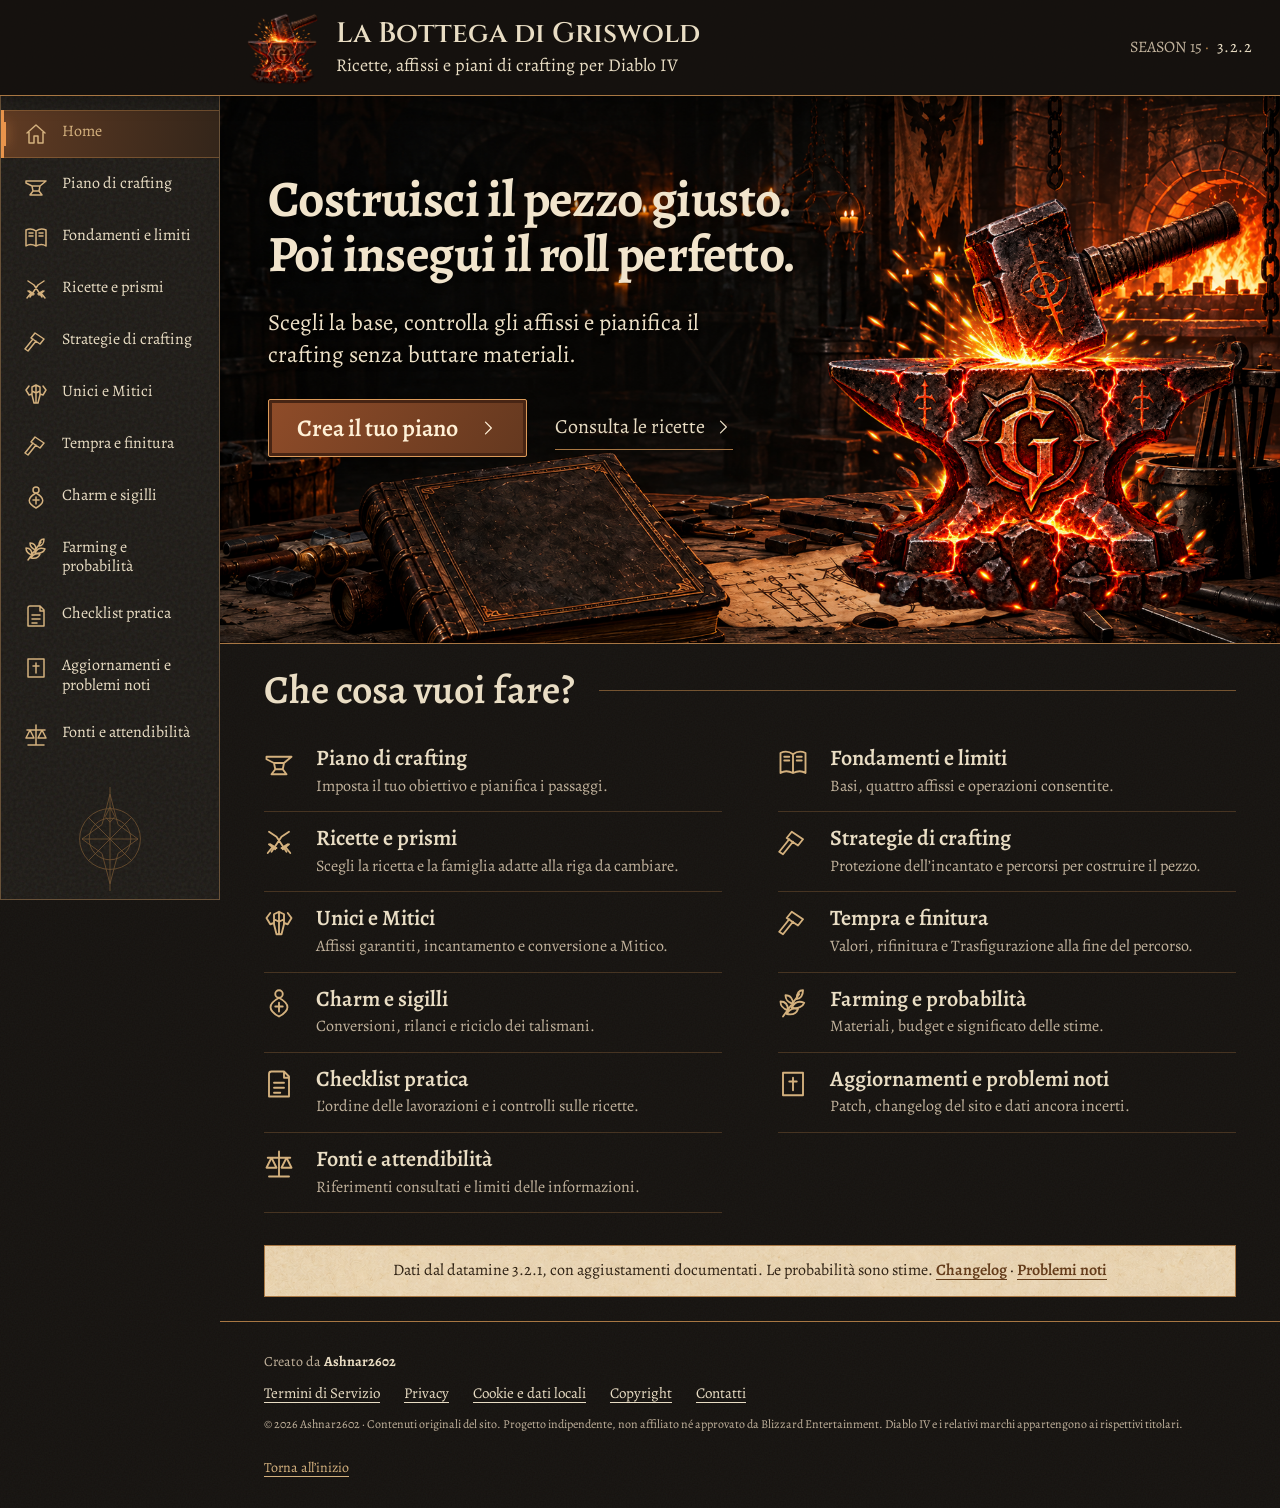
<file: index.html>
<!doctype html>
<html lang="it"><head><meta charset="utf-8"><meta name="viewport" content="width=device-width, initial-scale=1"><meta name="referrer" content="no-referrer"><meta name="theme-color" content="#15120f"><meta name="description" content="Ricette, affissi e piani di crafting per Diablo IV. Guida strategica italiana al crafting di Diablo IV: quattro affissi, prismi, GA, limiti, Unici, Mitici, tempra e Trasfigurazione. Season 15, patch 3.2.2, verifica 2 ottobre 2026."><title>La Bottega di Griswold | Crafting Diablo IV · Season 15</title><link rel="icon" type="image/png" sizes="1254x1254" href="assets/griswold-logo.png"><link rel="apple-touch-icon" href="assets/griswold-logo.png"><link rel="stylesheet" href="styles.css"><script src="script.js?v=20261002-art" defer></script><link rel="stylesheet" href="bottega.css?v=20261002-art"><link rel="preload" href="assets/fonts/alegreya.ttf" as="font" type="font/ttf" crossorigin></head>
<body class="home-page"><a class="skip" href="#contenuto">Vai al contenuto</a><header class="topbar"><a class="brand" href="index.html"><img class="brand-logo" src="assets/griswold-logo.png" alt="" width="64" height="64" decoding="async"><span class="brand-text">La Bottega di Griswold<small>Ricette, affissi e piani di crafting per Diablo IV</small></span></a><div class="version"><span>SEASON 15</span><b>3.2.2</b></div><button type="button" class="mobile-nav" aria-expanded="false" aria-controls="indice" aria-label="Menu"><svg class="menu-icon" width="24" height="24" viewBox="0 0 24 24" fill="none" stroke="currentColor" stroke-width="1.5" aria-hidden="true"><path d="M3 6h18M3 12h18M3 18h18"/></svg><span class="menu-label">Menu</span></button></header><div class="layout"><aside id="indice" class="sidebar"><div class="aside-head">MENU DELLA BOTTEGA<span>Guida e strumenti di crafting</span></div><nav aria-label="Menu del sito"><a href="index.html" class="active" aria-current="page"><svg class="nav-icon" viewBox="0 0 24 24" fill="none" stroke="currentColor" stroke-width="1.5" stroke-linecap="round" stroke-linejoin="round" aria-hidden="true"><path d="m3 11 9-8 9 8M5 10v11h5v-7h4v7h5V10"/></svg><span class="nav-label">Home</span></a><a href="simulatore/"><svg class="nav-icon" viewBox="0 0 24 24" fill="none" stroke="currentColor" stroke-width="1.5" stroke-linecap="round" stroke-linejoin="round" aria-hidden="true"><path d="M2 7h20l-6 5H8L2 9zm6 5 1 5h6l1-5M6 21l3-4m9 4-3-4M6 21h12"/></svg><span class="nav-label">Piano di crafting</span></a><a href="fondamenti.html"><svg class="nav-icon" viewBox="0 0 24 24" fill="none" stroke="currentColor" stroke-width="1.5" stroke-linecap="round" stroke-linejoin="round" aria-hidden="true"><path d="M12 5C8 2 4 3 2 4v16c3-2 6-2 10 0 4-2 7-2 10 0V4c-2-1-6-2-10 1Zm0 0v15M5 7h4M5 10h4m6-3h4m-4 3h4"/></svg><span class="nav-label">Fondamenti e limiti</span></a><a href="ricette.html"><svg class="nav-icon" viewBox="0 0 24 24" fill="none" stroke="currentColor" stroke-width="1.5" stroke-linecap="round" stroke-linejoin="round" aria-hidden="true"><path d="m4 3 6 4 8 12m-4-3 5-3M3 20l4-5m-3-2 5 4M20 3l-6 4L6 19m4-3-5-3m16 7-4-5m3-2-5 4"/></svg><span class="nav-label">Ricette e prismi</span></a><a href="strategie.html"><svg class="nav-icon" viewBox="0 0 24 24" fill="none" stroke="currentColor" stroke-width="1.5" stroke-linecap="round" stroke-linejoin="round" aria-hidden="true"><path d="m11 3 9 6-4 5-9-6zM12 11 4 21l-3-2L9 9"/></svg><span class="nav-label">Strategie di crafting</span></a><a href="unici.html"><svg class="nav-icon" viewBox="0 0 24 24" fill="none" stroke="currentColor" stroke-width="1.5" stroke-linecap="round" stroke-linejoin="round" aria-hidden="true"><path d="M5 4 2 8l3 5 3-1m11-8 3 4-3 5-3-1M8 5l4-2 4 2v8l-2 8h-4l-2-8zm4-2v18M8 9l4 2 4-2"/></svg><span class="nav-label">Unici e Mitici</span></a><a href="finitura.html"><svg class="nav-icon" viewBox="0 0 24 24" fill="none" stroke="currentColor" stroke-width="1.5" stroke-linecap="round" stroke-linejoin="round" aria-hidden="true"><path d="m11 3 9 6-4 5-9-6zM12 11 4 21l-3-2L9 9"/></svg><span class="nav-label">Tempra e finitura</span></a><a href="talismani.html"><svg class="nav-icon" viewBox="0 0 24 24" fill="none" stroke="currentColor" stroke-width="1.5" stroke-linecap="round" stroke-linejoin="round" aria-hidden="true"><path d="M12 7c-9 5-9 10 0 15 9-5 9-10 0-15Zm0-6a3 3 0 0 1 0 6 3 3 0 0 1 0-6Zm0 10v7m-3-4h6"/></svg><span class="nav-label">Charm e sigilli</span></a><a href="farming.html"><svg class="nav-icon" viewBox="0 0 24 24" fill="none" stroke="currentColor" stroke-width="1.5" stroke-linecap="round" stroke-linejoin="round" aria-hidden="true"><path d="m4 22 13-18M8 17C2 15 2 12 2 10c4 0 6 2 6 7Zm4-5C6 10 6 7 6 5c4 0 6 3 6 7Zm3-4c0-5 2-7 5-7 0 4-2 7-5 7Zm-4 7c5 1 9-1 10-4-5-2-8 0-10 4Zm-4 5c5 1 8-1 9-4-4-1-7 0-9 4Z"/></svg><span class="nav-label">Farming e probabilità</span></a><a href="checklist.html"><svg class="nav-icon" viewBox="0 0 24 24" fill="none" stroke="currentColor" stroke-width="1.5" stroke-linecap="round" stroke-linejoin="round" aria-hidden="true"><path d="M6 2h10l4 4v16H4V4a2 2 0 0 1 2-2Zm10 0v5h4M8 11h8m-8 4h8m-8 4h5"/></svg><span class="nav-label">Checklist pratica</span></a><a href="aggiornamenti.html"><svg class="nav-icon" viewBox="0 0 24 24" fill="none" stroke="currentColor" stroke-width="1.5" stroke-linecap="round" stroke-linejoin="round" aria-hidden="true"><path d="M4 3h16v18H4zM12 7v10m-3-7h6"/></svg><span class="nav-label">Aggiornamenti e problemi noti</span></a><a href="fonti.html"><svg class="nav-icon" viewBox="0 0 24 24" fill="none" stroke="currentColor" stroke-width="1.5" stroke-linecap="round" stroke-linejoin="round" aria-hidden="true"><path d="M12 2v20M4 22h16M3 7h18M6 7l-4 8h8L6 7Zm12 0-4 8h8l-4-8Z"/></svg><span class="nav-label">Fonti e attendibilità</span></a></nav><svg class="horadric-mark" viewBox="0 0 100 140" fill="none" stroke="currentColor" stroke-width="1" aria-hidden="true"><path d="M50 5v130M15 70h70M50 14l10 38 25 18-25 18-10 38-10-38-25-18 25-18Z"/><circle cx="50" cy="70" r="26"/><circle cx="50" cy="70" r="38"/><path d="m23 43 54 54m0-54-54 54M50 30l6 12-6 7-6-7z"/></svg><div class="aside-footer">VERIFICATO IL<br><strong>02 OTTOBRE 2026</strong><a href="aggiornamenti.html#known-issues"><svg class="nav-icon" viewBox="0 0 24 24" fill="none" stroke="currentColor" stroke-width="1.5" stroke-linecap="round" stroke-linejoin="round" aria-hidden="true"><path d="M12 5C8 2 4 3 2 4v16c3-2 6-2 10 0 4-2 7-2 10 0V4c-2-1-6-2-10 1Zm0 0v15M5 7h4M5 10h4m6-3h4m-4 3h4"/></svg><span class="nav-label">Problemi noti</span></a></div></aside><main id="contenuto"><section class="forge-hero" aria-labelledby="home-heading"><img class="forge-background" src="assets/forge-workshop.png" alt="" width="1660" height="948" fetchpriority="high"><div class="forge-copy"><h1 id="home-heading">Costruisci il pezzo giusto.<br>Poi insegui il roll perfetto.</h1><p>Scegli la base, controlla gli affissi e pianifica il crafting senza buttare materiali.</p><div class="forge-actions"><a class="forge-button" href="simulatore/">Crea il tuo piano <svg class="arrow-icon" viewBox="0 0 24 24" fill="none" stroke="currentColor" stroke-width="1.5" stroke-linecap="round" stroke-linejoin="round" aria-hidden="true"><path d="m9 5 7 7-7 7"/></svg></a><a class="recipe-link" href="ricette.html">Consulta le ricette <svg class="arrow-icon" viewBox="0 0 24 24" fill="none" stroke="currentColor" stroke-width="1.5" stroke-linecap="round" stroke-linejoin="round" aria-hidden="true"><path d="m9 5 7 7-7 7"/></svg></a></div></div><img class="forge-emblem" src="assets/griswold-logo.png" alt="" width="1254" height="1254" decoding="async"></section><section class="workshop-directory" aria-labelledby="guide-heading"><h2 id="guide-heading">Che cosa vuoi fare?</h2><div class="workshop-links"><a class="workshop-link" href="simulatore/"><svg class="topic-icon" viewBox="0 0 24 24" fill="none" stroke="currentColor" stroke-width="1.5" stroke-linecap="round" stroke-linejoin="round" aria-hidden="true"><path d="M2 7h20l-6 5H8L2 9zm6 5 1 5h6l1-5M6 21l3-4m9 4-3-4M6 21h12"/></svg><span><strong>Piano di crafting</strong><small>Imposta il tuo obiettivo e pianifica i passaggi.</small></span></a><a class="workshop-link" href="fondamenti.html"><svg class="topic-icon" viewBox="0 0 24 24" fill="none" stroke="currentColor" stroke-width="1.5" stroke-linecap="round" stroke-linejoin="round" aria-hidden="true"><path d="M12 5C8 2 4 3 2 4v16c3-2 6-2 10 0 4-2 7-2 10 0V4c-2-1-6-2-10 1Zm0 0v15M5 7h4M5 10h4m6-3h4m-4 3h4"/></svg><span><strong>Fondamenti e limiti</strong><small>Basi, quattro affissi e operazioni consentite.</small></span></a><a class="workshop-link" href="ricette.html"><svg class="topic-icon" viewBox="0 0 24 24" fill="none" stroke="currentColor" stroke-width="1.5" stroke-linecap="round" stroke-linejoin="round" aria-hidden="true"><path d="m4 3 6 4 8 12m-4-3 5-3M3 20l4-5m-3-2 5 4M20 3l-6 4L6 19m4-3-5-3m16 7-4-5m3-2-5 4"/></svg><span><strong>Ricette e prismi</strong><small>Scegli la ricetta e la famiglia adatte alla riga da cambiare.</small></span></a><a class="workshop-link" href="strategie.html"><svg class="topic-icon" viewBox="0 0 24 24" fill="none" stroke="currentColor" stroke-width="1.5" stroke-linecap="round" stroke-linejoin="round" aria-hidden="true"><path d="m11 3 9 6-4 5-9-6zM12 11 4 21l-3-2L9 9"/></svg><span><strong>Strategie di crafting</strong><small>Protezione dell’incantato e percorsi per costruire il pezzo.</small></span></a><a class="workshop-link" href="unici.html"><svg class="topic-icon" viewBox="0 0 24 24" fill="none" stroke="currentColor" stroke-width="1.5" stroke-linecap="round" stroke-linejoin="round" aria-hidden="true"><path d="M5 4 2 8l3 5 3-1m11-8 3 4-3 5-3-1M8 5l4-2 4 2v8l-2 8h-4l-2-8zm4-2v18M8 9l4 2 4-2"/></svg><span><strong>Unici e Mitici</strong><small>Affissi garantiti, incantamento e conversione a Mitico.</small></span></a><a class="workshop-link" href="finitura.html"><svg class="topic-icon" viewBox="0 0 24 24" fill="none" stroke="currentColor" stroke-width="1.5" stroke-linecap="round" stroke-linejoin="round" aria-hidden="true"><path d="m11 3 9 6-4 5-9-6zM12 11 4 21l-3-2L9 9"/></svg><span><strong>Tempra e finitura</strong><small>Valori, rifinitura e Trasfigurazione alla fine del percorso.</small></span></a><a class="workshop-link" href="talismani.html"><svg class="topic-icon" viewBox="0 0 24 24" fill="none" stroke="currentColor" stroke-width="1.5" stroke-linecap="round" stroke-linejoin="round" aria-hidden="true"><path d="M12 7c-9 5-9 10 0 15 9-5 9-10 0-15Zm0-6a3 3 0 0 1 0 6 3 3 0 0 1 0-6Zm0 10v7m-3-4h6"/></svg><span><strong>Charm e sigilli</strong><small>Conversioni, rilanci e riciclo dei talismani.</small></span></a><a class="workshop-link" href="farming.html"><svg class="topic-icon" viewBox="0 0 24 24" fill="none" stroke="currentColor" stroke-width="1.5" stroke-linecap="round" stroke-linejoin="round" aria-hidden="true"><path d="m4 22 13-18M8 17C2 15 2 12 2 10c4 0 6 2 6 7Zm4-5C6 10 6 7 6 5c4 0 6 3 6 7Zm3-4c0-5 2-7 5-7 0 4-2 7-5 7Zm-4 7c5 1 9-1 10-4-5-2-8 0-10 4Zm-4 5c5 1 8-1 9-4-4-1-7 0-9 4Z"/></svg><span><strong>Farming e probabilità</strong><small>Materiali, budget e significato delle stime.</small></span></a><a class="workshop-link" href="checklist.html"><svg class="topic-icon" viewBox="0 0 24 24" fill="none" stroke="currentColor" stroke-width="1.5" stroke-linecap="round" stroke-linejoin="round" aria-hidden="true"><path d="M6 2h10l4 4v16H4V4a2 2 0 0 1 2-2Zm10 0v5h4M8 11h8m-8 4h8m-8 4h5"/></svg><span><strong>Checklist pratica</strong><small>L’ordine delle lavorazioni e i controlli sulle ricette.</small></span></a><a class="workshop-link" href="aggiornamenti.html"><svg class="topic-icon" viewBox="0 0 24 24" fill="none" stroke="currentColor" stroke-width="1.5" stroke-linecap="round" stroke-linejoin="round" aria-hidden="true"><path d="M4 3h16v18H4zM12 7v10m-3-7h6"/></svg><span><strong>Aggiornamenti e problemi noti</strong><small>Patch, changelog del sito e dati ancora incerti.</small></span></a><a class="workshop-link" href="fonti.html"><svg class="topic-icon" viewBox="0 0 24 24" fill="none" stroke="currentColor" stroke-width="1.5" stroke-linecap="round" stroke-linejoin="round" aria-hidden="true"><path d="M12 2v20M4 22h16M3 7h18M6 7l-4 8h8L6 7Zm12 0-4 8h8l-4-8Z"/></svg><span><strong>Fonti e attendibilità</strong><small>Riferimenti consultati e limiti delle informazioni.</small></span></a></div></section><div class="catalogue-note">Dati dal datamine 3.2.1, con aggiustamenti documentati. Le probabilità sono stime. <a href="aggiornamenti.html#changelog">Changelog</a> · <a href="aggiornamenti.html#known-issues">Problemi noti</a></div><footer class="site-footer" aria-label="Informazioni sul sito">
<div class="footer-identity"><span class="brand-word">La Bottega di Griswold</span><p>Ricette, affissi e piani di crafting per Diablo IV</p><p>Creato da <strong>Ashnar2602</strong></p></div>
<nav class="footer-links" aria-label="Informazioni legali"><a href="legale.html#termini">Termini di Servizio</a><a href="legale.html#privacy">Privacy</a><a href="legale.html#cookie">Cookie e dati locali</a><a href="legale.html#copyright">Copyright</a><a href="mailto:ashnar.2602@gmail.com">Contatti</a></nav>
<p class="footer-disclaimer">© 2026 Ashnar2602 · Contenuti originali del sito. Progetto indipendente, non affiliato né approvato da Blizzard Entertainment. Diablo IV e i relativi marchi appartengono ai rispettivi titolari.</p>
<a class="footer-top" href="#">Torna all’inizio</a></footer></main></div></body></html>
</file>
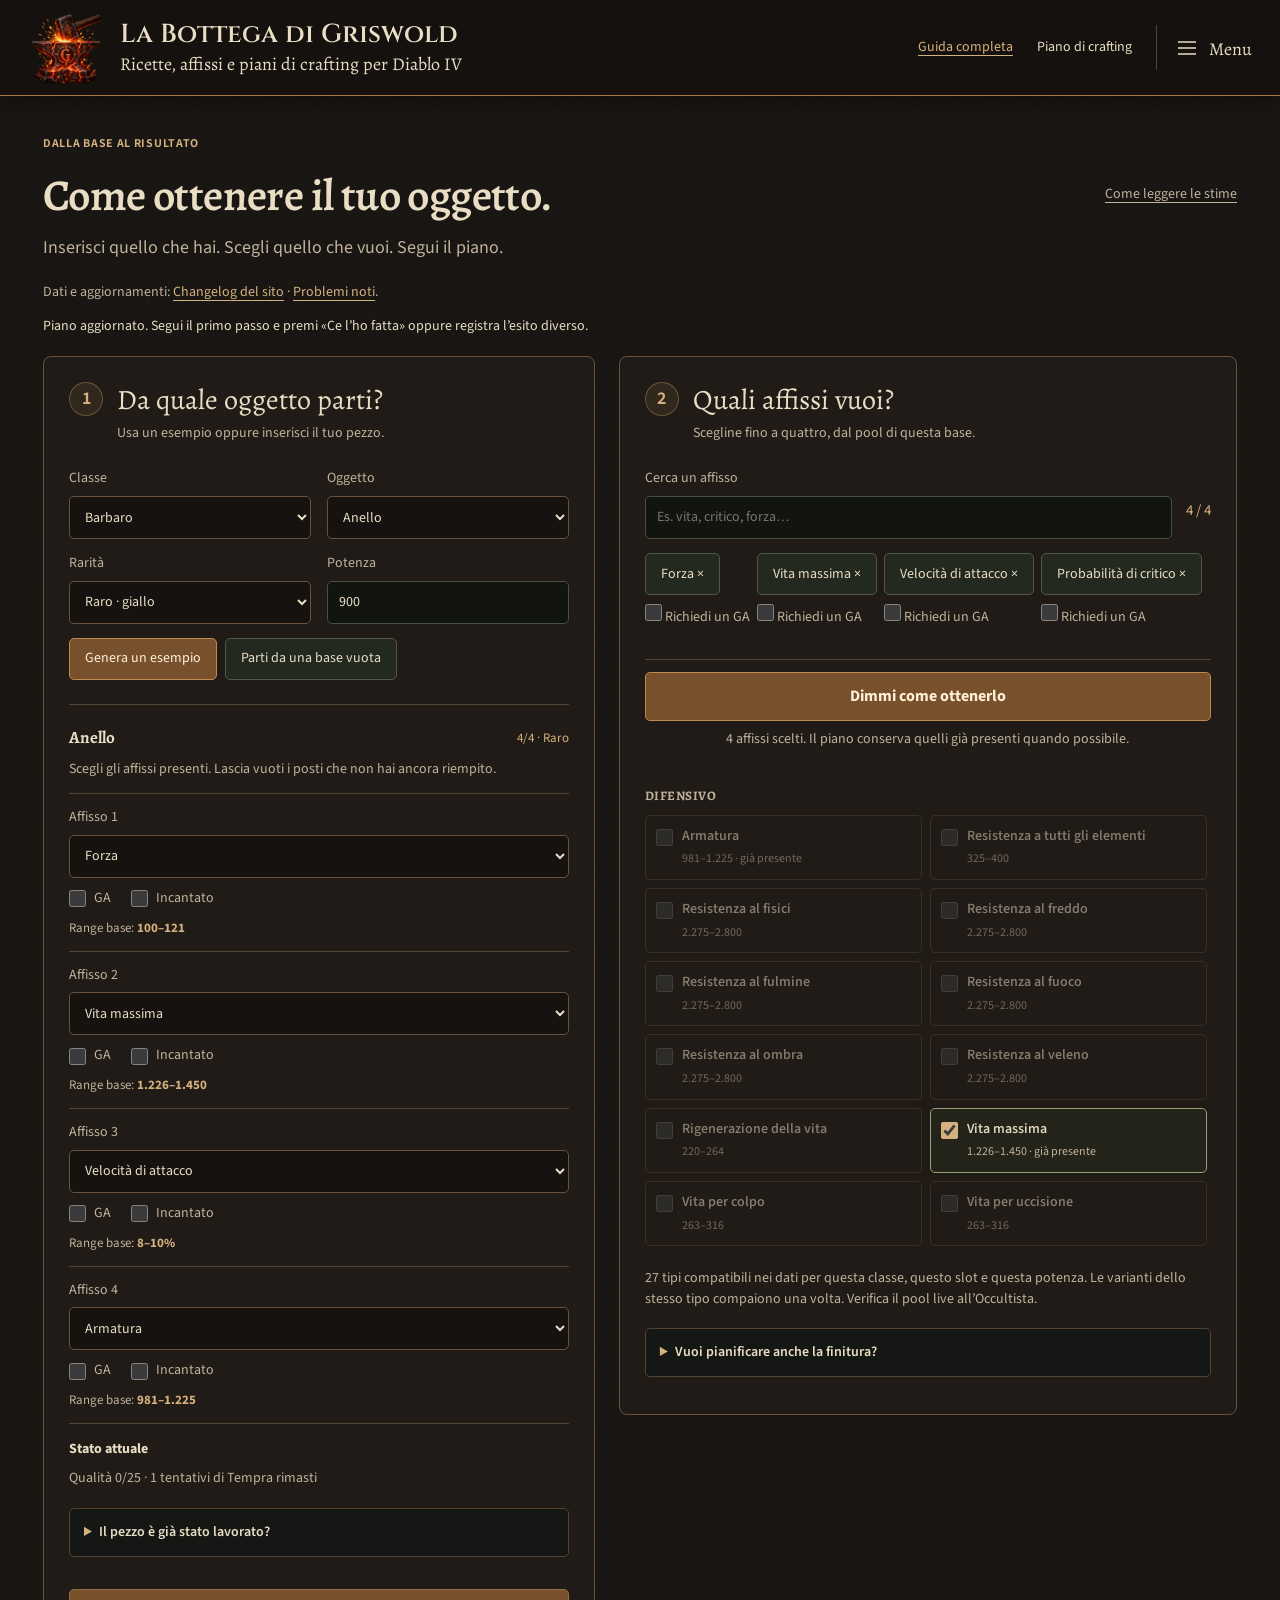
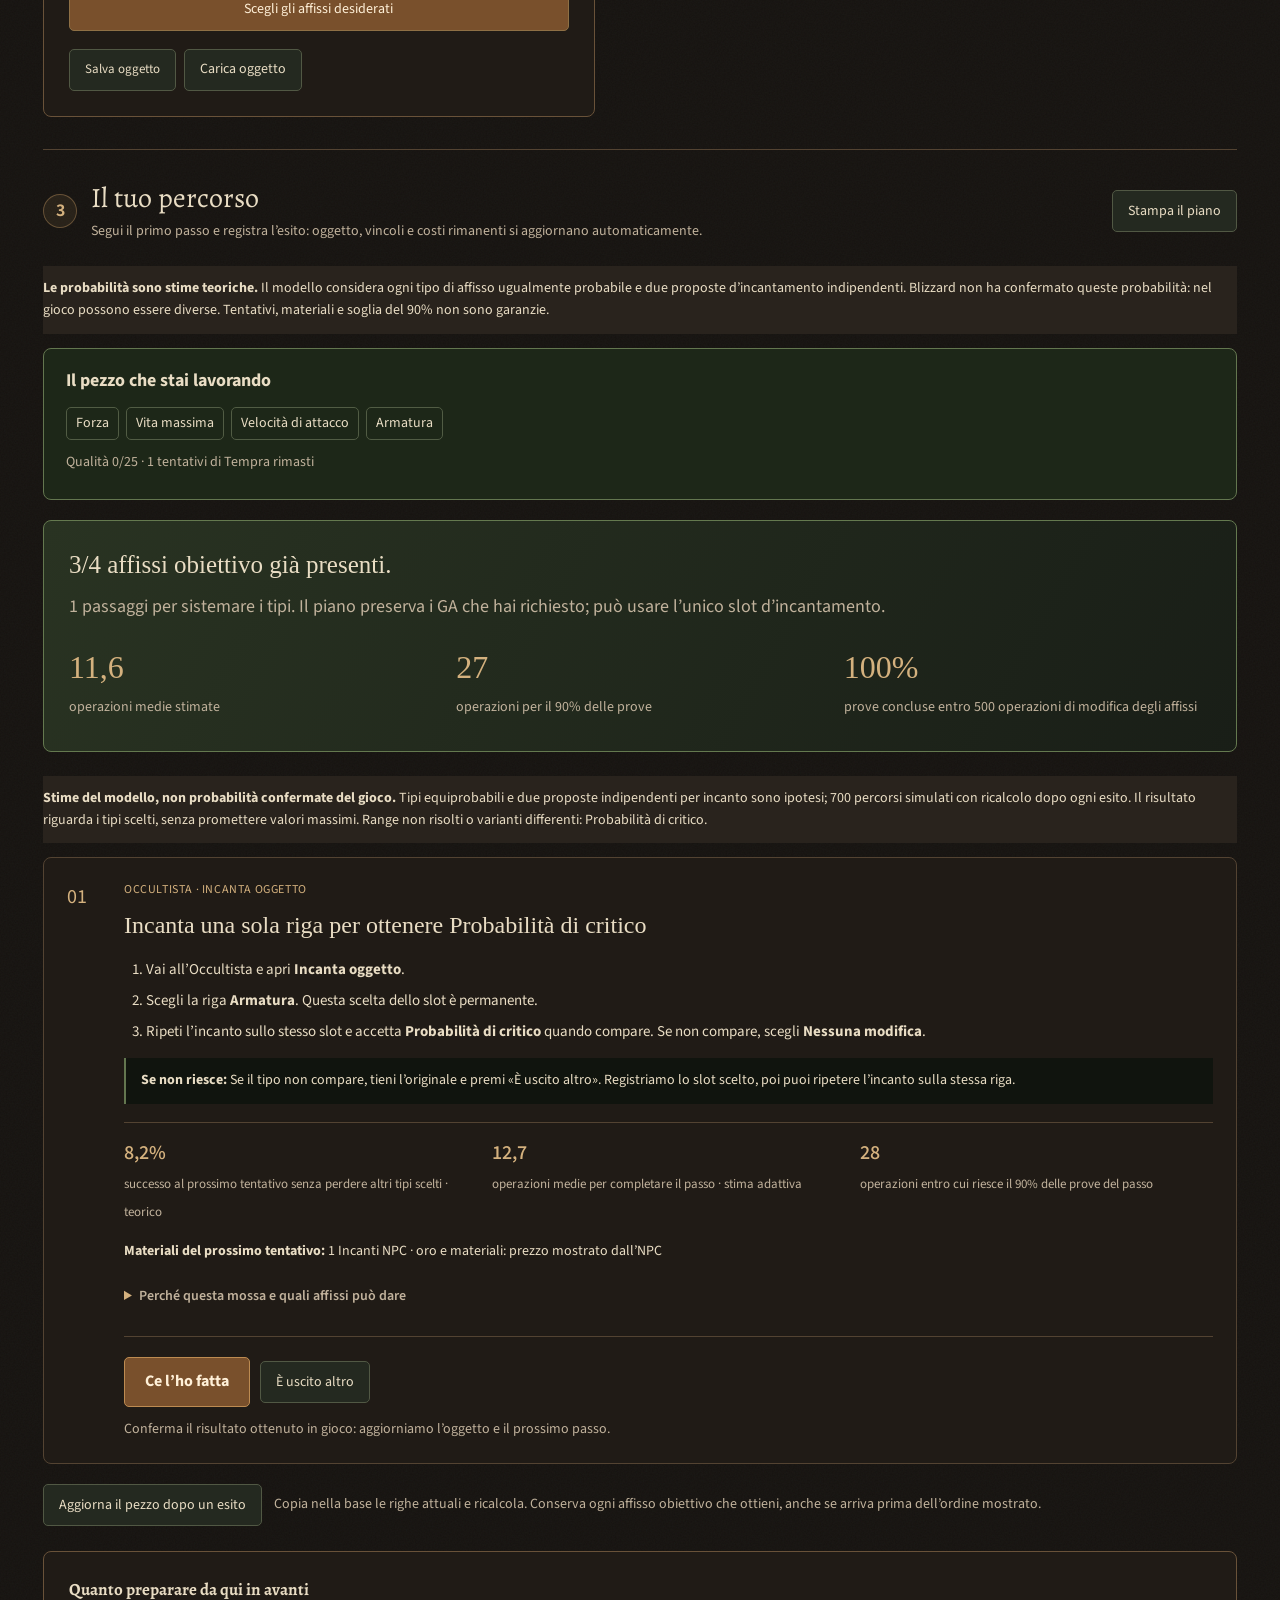
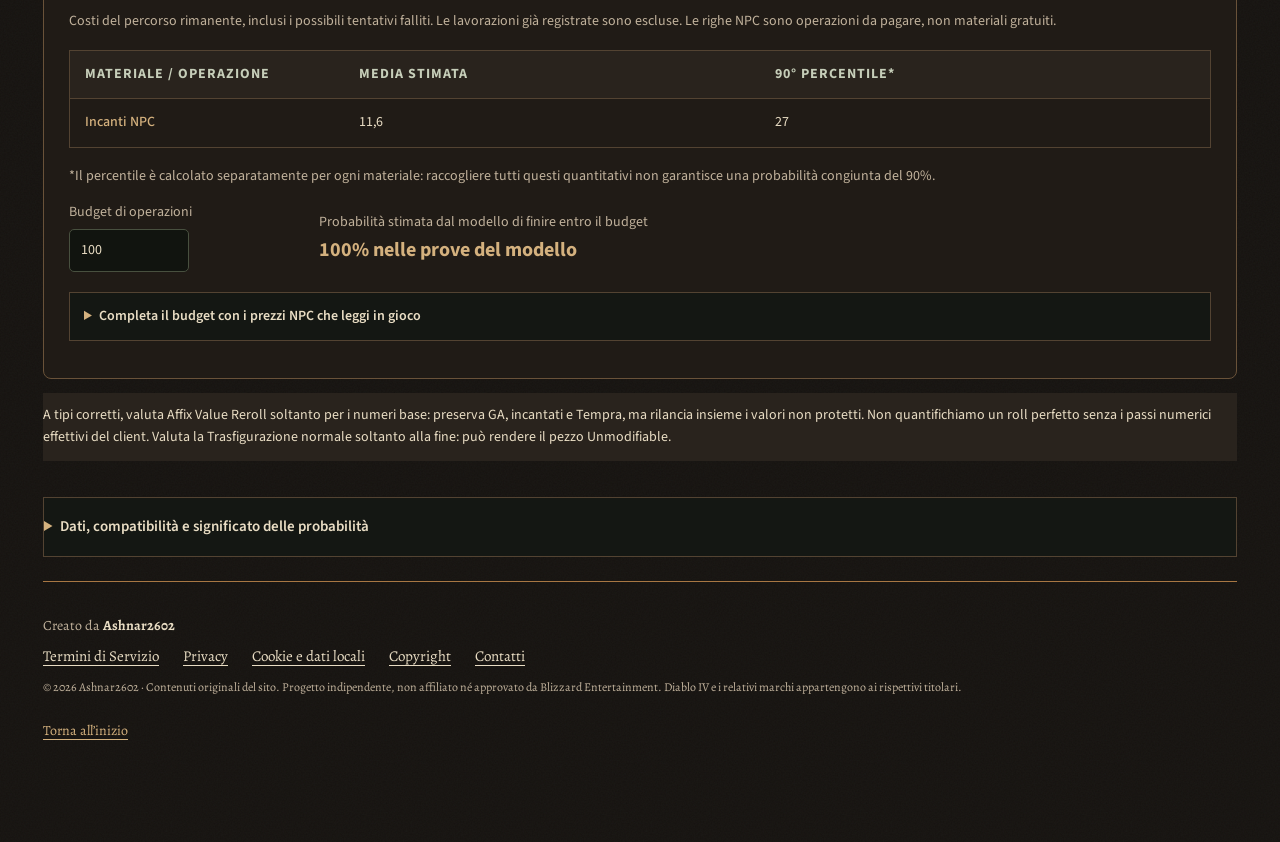
<file: simulatore/index.html>
<!doctype html>
<html lang="it"><head><meta charset="utf-8"><meta name="viewport" content="width=device-width,initial-scale=1"><meta name="referrer" content="no-referrer"><meta name="theme-color" content="#15120f"><meta name="description" content="Scegli la base e gli affissi desiderati: La Bottega di Griswold prepara un percorso di crafting Diablo IV con ricette, NPC, tentativi e materiali stimati."><title>Il tuo piano di crafting | La Bottega di Griswold</title><link rel="icon" type="image/png" sizes="1254x1254" href="../assets/griswold-logo.png"><link rel="apple-touch-icon" href="../assets/griswold-logo.png"><link rel="stylesheet" href="../styles.css"><link rel="stylesheet" href="lab.css"><script type="module" src="guide.mjs"></script><script src="../script.js?v=20261002-art" defer></script><link rel="stylesheet" href="../bottega.css?v=20261002-art"><link rel="preload" href="../assets/fonts/alegreya.ttf" as="font" type="font/ttf" crossorigin></head>
<body class="planner"><a class="skip" href="#pianificatore">Vai al piano di crafting</a><header class="topbar"><a class="brand" href="../"><img class="brand-logo" src="../assets/griswold-logo.png" alt="" width="64" height="64" decoding="async"><span class="brand-text">La Bottega di Griswold<small>Ricette, affissi e piani di crafting per Diablo IV</small></span></a><nav aria-label="Sezioni"><a href="../">Guida completa</a><a href="./" aria-current="page">Piano di crafting</a></nav><button type="button" class="mobile-nav site-menu-button" aria-expanded="false" aria-controls="indice" aria-label="Menu"><svg class="menu-icon" width="24" height="24" viewBox="0 0 24 24" fill="none" stroke="currentColor" stroke-width="1.5" aria-hidden="true"><path d="M3 6h18M3 12h18M3 18h18"/></svg><span class="menu-label">Menu</span></button></header><aside id="indice" class="sidebar floating-menu"><div class="aside-head">MENU DELLA BOTTEGA<span>Guida e strumenti di crafting</span></div><nav aria-label="Menu del sito"><a href="../index.html"><svg class="nav-icon" viewBox="0 0 24 24" fill="none" stroke="currentColor" stroke-width="1.5" stroke-linecap="round" stroke-linejoin="round" aria-hidden="true"><path d="m3 11 9-8 9 8M5 10v11h5v-7h4v7h5V10"/></svg><span class="nav-label">Home</span></a><a href="../simulatore/" class="active" aria-current="page"><svg class="nav-icon" viewBox="0 0 24 24" fill="none" stroke="currentColor" stroke-width="1.5" stroke-linecap="round" stroke-linejoin="round" aria-hidden="true"><path d="M2 7h20l-6 5H8L2 9zm6 5 1 5h6l1-5M6 21l3-4m9 4-3-4M6 21h12"/></svg><span class="nav-label">Piano di crafting</span></a><a href="../fondamenti.html"><svg class="nav-icon" viewBox="0 0 24 24" fill="none" stroke="currentColor" stroke-width="1.5" stroke-linecap="round" stroke-linejoin="round" aria-hidden="true"><path d="M12 5C8 2 4 3 2 4v16c3-2 6-2 10 0 4-2 7-2 10 0V4c-2-1-6-2-10 1Zm0 0v15M5 7h4M5 10h4m6-3h4m-4 3h4"/></svg><span class="nav-label">Fondamenti e limiti</span></a><a href="../ricette.html"><svg class="nav-icon" viewBox="0 0 24 24" fill="none" stroke="currentColor" stroke-width="1.5" stroke-linecap="round" stroke-linejoin="round" aria-hidden="true"><path d="m4 3 6 4 8 12m-4-3 5-3M3 20l4-5m-3-2 5 4M20 3l-6 4L6 19m4-3-5-3m16 7-4-5m3-2-5 4"/></svg><span class="nav-label">Ricette e prismi</span></a><a href="../strategie.html"><svg class="nav-icon" viewBox="0 0 24 24" fill="none" stroke="currentColor" stroke-width="1.5" stroke-linecap="round" stroke-linejoin="round" aria-hidden="true"><path d="m11 3 9 6-4 5-9-6zM12 11 4 21l-3-2L9 9"/></svg><span class="nav-label">Strategie di crafting</span></a><a href="../unici.html"><svg class="nav-icon" viewBox="0 0 24 24" fill="none" stroke="currentColor" stroke-width="1.5" stroke-linecap="round" stroke-linejoin="round" aria-hidden="true"><path d="M5 4 2 8l3 5 3-1m11-8 3 4-3 5-3-1M8 5l4-2 4 2v8l-2 8h-4l-2-8zm4-2v18M8 9l4 2 4-2"/></svg><span class="nav-label">Unici e Mitici</span></a><a href="../finitura.html"><svg class="nav-icon" viewBox="0 0 24 24" fill="none" stroke="currentColor" stroke-width="1.5" stroke-linecap="round" stroke-linejoin="round" aria-hidden="true"><path d="m11 3 9 6-4 5-9-6zM12 11 4 21l-3-2L9 9"/></svg><span class="nav-label">Tempra e finitura</span></a><a href="../talismani.html"><svg class="nav-icon" viewBox="0 0 24 24" fill="none" stroke="currentColor" stroke-width="1.5" stroke-linecap="round" stroke-linejoin="round" aria-hidden="true"><path d="M12 7c-9 5-9 10 0 15 9-5 9-10 0-15Zm0-6a3 3 0 0 1 0 6 3 3 0 0 1 0-6Zm0 10v7m-3-4h6"/></svg><span class="nav-label">Charm e sigilli</span></a><a href="../farming.html"><svg class="nav-icon" viewBox="0 0 24 24" fill="none" stroke="currentColor" stroke-width="1.5" stroke-linecap="round" stroke-linejoin="round" aria-hidden="true"><path d="m4 22 13-18M8 17C2 15 2 12 2 10c4 0 6 2 6 7Zm4-5C6 10 6 7 6 5c4 0 6 3 6 7Zm3-4c0-5 2-7 5-7 0 4-2 7-5 7Zm-4 7c5 1 9-1 10-4-5-2-8 0-10 4Zm-4 5c5 1 8-1 9-4-4-1-7 0-9 4Z"/></svg><span class="nav-label">Farming e probabilità</span></a><a href="../checklist.html"><svg class="nav-icon" viewBox="0 0 24 24" fill="none" stroke="currentColor" stroke-width="1.5" stroke-linecap="round" stroke-linejoin="round" aria-hidden="true"><path d="M6 2h10l4 4v16H4V4a2 2 0 0 1 2-2Zm10 0v5h4M8 11h8m-8 4h8m-8 4h5"/></svg><span class="nav-label">Checklist pratica</span></a><a href="../aggiornamenti.html"><svg class="nav-icon" viewBox="0 0 24 24" fill="none" stroke="currentColor" stroke-width="1.5" stroke-linecap="round" stroke-linejoin="round" aria-hidden="true"><path d="M4 3h16v18H4zM12 7v10m-3-7h6"/></svg><span class="nav-label">Aggiornamenti e problemi noti</span></a><a href="../fonti.html"><svg class="nav-icon" viewBox="0 0 24 24" fill="none" stroke="currentColor" stroke-width="1.5" stroke-linecap="round" stroke-linejoin="round" aria-hidden="true"><path d="M12 2v20M4 22h16M3 7h18M6 7l-4 8h8L6 7Zm12 0-4 8h8l-4-8Z"/></svg><span class="nav-label">Fonti e attendibilità</span></a></nav><svg class="horadric-mark" viewBox="0 0 100 140" fill="none" stroke="currentColor" stroke-width="1" aria-hidden="true"><path d="M50 5v130M15 70h70M50 14l10 38 25 18-25 18-10 38-10-38-25-18 25-18Z"/><circle cx="50" cy="70" r="26"/><circle cx="50" cy="70" r="38"/><path d="m23 43 54 54m0-54-54 54M50 30l6 12-6 7-6-7z"/></svg><div class="aside-footer">VERIFICATO IL<br><strong>02 OTTOBRE 2026</strong><a href="../aggiornamenti.html#known-issues"><svg class="nav-icon" viewBox="0 0 24 24" fill="none" stroke="currentColor" stroke-width="1.5" stroke-linecap="round" stroke-linejoin="round" aria-hidden="true"><path d="M12 5C8 2 4 3 2 4v16c3-2 6-2 10 0 4-2 7-2 10 0V4c-2-1-6-2-10 1Zm0 0v15M5 7h4M5 10h4m6-3h4m-4 3h4"/></svg><span class="nav-label">Problemi noti</span></a></div></aside>
<main id="pianificatore"><div class="page-heading"><div><span class="eyebrow">DALLA BASE AL RISULTATO</span><h1>Come ottenere il tuo oggetto.</h1><p>Inserisci quello che hai. Scegli quello che vuoi. Segui il piano.</p></div><a class="text-link" href="#metodo">Come leggere le stime</a></div><p class="help">Dati e aggiornamenti: <a href="../aggiornamenti.html#changelog">Changelog del sito</a> · <a href="../aggiornamenti.html#known-issues">Problemi noti</a>.</p><div id="status" role="status" aria-live="polite">Caricamento degli affissi…</div>
<div id="workspace" hidden><div class="input-layout"><section class="panel base-panel" aria-labelledby="base-heading"><div class="section-head"><span class="step-number">1</span><div><h2 id="base-heading">Da quale oggetto parti?</h2><p>Usa un esempio oppure inserisci il tuo pezzo.</p></div></div>
<form id="base-form"><div class="field-grid"><label>Classe<select id="class"></select></label><label>Oggetto<select id="type"></select></label><label>Rarità<select id="rarity"><option value="common">Comune · bianco</option><option value="magic">Magico · blu</option><option value="rare" selected>Raro · giallo</option><option value="legendary">Leggendario</option><option value="unique">Unico</option><option value="mythic">Mitico</option></select></label><label>Potenza<input id="power" type="number" min="1" max="900" value="900" required></label></div><label id="model-field" hidden>Modello Unico / Mitico<select id="model"></select></label><div class="base-buttons"><button type="submit" id="generate">Genera un esempio</button><button type="button" id="empty-base">Parti da una base vuota</button></div></form>
<div class="item-heading"><h3 id="item-title">Il tuo oggetto</h3><span id="base-count"></span></div><p class="help">Scegli gli affissi presenti. Lascia vuoti i posti che non hai ancora riempito.</p><div id="current-rows"></div><div id="live-object" class="live-object"></div><details class="small-details"><summary>Il pezzo è già stato lavorato?</summary><label class="check"><input id="ancestral" type="checkbox" checked> È Ancestrale</label><label class="check"><input id="locked" type="checkbox"> È Unmodifiable</label><label>Qualità attuale<input id="quality" type="number" min="0" max="25" value="0"></label><label>Aspetto già impresso<select id="current-aspect"></select></label><label>Tempra già presente<select id="current-temper"></select></label><label class="check"><input id="current-temper-ga" type="checkbox"> La Tempra presente è GA</label><label>Tentativi di Tempra rimasti<input id="temper-attempts" type="number" min="0" max="10000" value="3"></label><label>Capstone attuale<select id="current-capstone"></select></label><p class="help">Il marcatore «Incantato» va sulla sola riga che hai già scelto all’Occultista. «GA» indica un affisso superiore già presente. Il capstone richiede qualità 25.</p></details><button id="choose-result" class="next-step" type="button">Scegli gli affissi desiderati</button><div class="session-tools"><button id="export" type="button">Salva oggetto</button><label class="file-button">Carica oggetto<input id="import" type="file" accept=".json,application/json"></label></div></section>
<section class="panel target-panel" aria-labelledby="target-heading"><div class="section-head"><span class="step-number">2</span><div><h2 id="target-heading">Quali affissi vuoi?</h2><p>Scegline fino a quattro, dal pool di questa base.</p></div></div><div class="target-toolbar"><label>Cerca un affisso<input id="search" type="search" placeholder="Es. vita, critico, forza…" autocomplete="off"></label><span id="target-count">0 / 4</span></div><div id="chosen-targets" class="chosen-targets"></div><div class="calculate-bar"><button id="calculate" class="primary" type="button">Dimmi come ottenerlo</button><p id="selection-help" class="help">Scegli almeno un affisso.</p></div><div id="target-pool"></div><p class="help" id="pool-note"></p>
<details class="finishing"><summary>Vuoi pianificare anche la finitura?</summary><label>Aspetto finale<select id="aspect"><option value="">Non pianificare l’Aspetto</option></select></label><label>Affisso di Tempra<select id="temper"><option value="">Non pianificare la Tempra</option></select></label><label class="check"><input id="finish-quality" type="checkbox"> Porta la qualità a 25</label><label>Capstone desiderato<select id="capstone"><option value="">Non pianificare il capstone</option></select></label><p class="help">Prima si sistemano gli affissi base. Tempra e Aspetti sono lavorazioni distinte.</p></details>
</section></div>
<section id="plan" class="plan-section" aria-labelledby="plan-heading"><div class="section-head"><span class="step-number">3</span><div><h2 id="plan-heading">Il tuo percorso</h2><p id="plan-subtitle">Il piano apparirà qui, con le azioni da fare in ordine.</p></div><button id="print" type="button" hidden>Stampa il piano</button></div><p id="probability-notice" class="theory-note"><strong>Le probabilità sono stime teoriche.</strong> Il modello considera ogni tipo di affisso ugualmente probabile e due proposte d’incantamento indipendenti. Blizzard non ha confermato queste probabilità: nel gioco possono essere diverse. Tentativi, materiali e soglia del 90% non sono garanzie.</p><div id="progress"></div><div id="plan-result"><div class="empty-plan">Il piano sceglie ricette e NPC per te.<br>Non serve conoscere il Cubo per iniziare.</div></div></section></div>
<details id="metodo" class="method"><summary>Dati, compatibilità e significato delle probabilità</summary><div><p><strong>Compatibilità:</strong> gli affissi sono filtrati per classe, slot e potenza dai record del client 3.2.1.73552. Sono separate le statistiche base dalla Tempra e vengono rispettate le famiglie che non possono coesistere. I range mancanti restano segnalati, senza nascondere un tipo compatibile.</p><p><strong>Limite dei dati:</strong> la disponibilità di tutti i record nel client live non è certificata. Prima di investire, confronta il tipo cercato con «Affissi possibili» all’Occultista. I record e le regole provengono da <a href="https://github.com/DiabloTools/d4data" target="_blank" rel="noopener noreferrer">DiabloTools/d4data</a> e dalle <a href="../fonti.html#fonti">fonti della guida</a>; i dati precedono la patch 3.2.2.</p><p><strong>Stime teoriche:</strong> non conosciamo i pesi finali di Diablo IV. Il modello sceglie uniformemente fra tipi compatibili, deduplica le varianti dello stesso tipo e considera due proposte indipendenti per incanto. Le stime valgono per ottenere i <em>tipi</em> selezionati, non quattro GA o tutti i valori massimi. Un GA richiesto va trovato sul drop.</p><p><strong>Il percorso si adatta:</strong> le prove ripetono la strategia e ricalcolano la mossa dopo ogni esito; includono anche la perdita di affissi buoni. Media e soglia del 90% non sono garanzie. Dopo ogni passo premi «Ce l’ho fatta», oppure «È uscito altro» e copia l’esito reale. La guida aggiorna il pezzo, conserva i vincoli e ricalcola i passaggi e i consumi rimanenti. I passi successivi si attivano nell’ordine corretto.</p><p><strong>Materiali:</strong> i costi verificati del Cubo sono conteggiati. I prezzi NPC dipendono dall’oggetto e dalla sua storia: il piano mostra le operazioni necessarie e permette di aggiungere il prezzo che leggi in gioco. Questi costi non sono trattati come zero.</p><p><strong>Protezione dell’incantato:</strong> l’esclusione dai rilanci di tipo del Cubo segue il comportamento documentato dalla community. Il piano segnala quando vi fa affidamento. La protezione di GA, incantati e Tempra durante Affix Value Reroll è invece descritta nelle <a href="https://news.blizzard.com/en-us/article/24295394/celebrate-30-years-of-diablo-in-season-of-hell-s-legacy" target="_blank" rel="noopener noreferrer">note Blizzard</a>.</p><p>Non si simulano il pool completo della Trasfigurazione, i charm, i sigilli o i danni della build. La Trasfigurazione normale va valutata soltanto alla fine perché può bloccare il pezzo.</p><p><strong>Valori ancora mancanti:</strong> quando vedi «Range da tooltip», il valore non è stato verificato per questa base. Leggilo sull’oggetto in gioco. Gli intervalli recuperati indicano valori base, prima di GA e potenziamenti. <a href="data-audit.json">Elenco delle correzioni e dei valori ancora da verificare</a>.</p><p><strong>Charm di Henri:</strong> il database usa la conversione documentata con Henri ancestrale, 3 charm Unici, 1 Polvere Primordiale Potenziata, 50 Polvere Primordiale Grezza e 100 Resina Horadrica Infusa. Blizzard conferma la correzione nella 3.2.2; manca una verifica diretta della singola ricetta nel client aggiornato. Charm e sigilli non sono ancora pianificati da questa pagina.</p><p>Consulta anche il <a href="../aggiornamenti.html#changelog">changelog del sito</a> e i <a href="../aggiornamenti.html#known-issues">problemi noti</a>: provenienza 3.2.1, aggiustamenti locali, dati mancanti e limiti delle stime.</p><p id="provenance" class="help"></p></div></details><footer class="site-footer" aria-label="Informazioni sul sito">
<div class="footer-identity"><span class="brand-word">La Bottega di Griswold</span><p>Ricette, affissi e piani di crafting per Diablo IV</p><p>Creato da <strong>Ashnar2602</strong></p></div>
<nav class="footer-links" aria-label="Informazioni legali"><a href="../legale.html#termini">Termini di Servizio</a><a href="../legale.html#privacy">Privacy</a><a href="../legale.html#cookie">Cookie e dati locali</a><a href="../legale.html#copyright">Copyright</a><a href="mailto:ashnar.2602@gmail.com">Contatti</a></nav>
<p class="footer-disclaimer">© 2026 Ashnar2602 · Contenuti originali del sito. Progetto indipendente, non affiliato né approvato da Blizzard Entertainment. Diablo IV e i relativi marchi appartengono ai rispettivi titolari.</p>
<a class="footer-top" href="#">Torna all’inizio</a></footer></main></body></html>
</file>
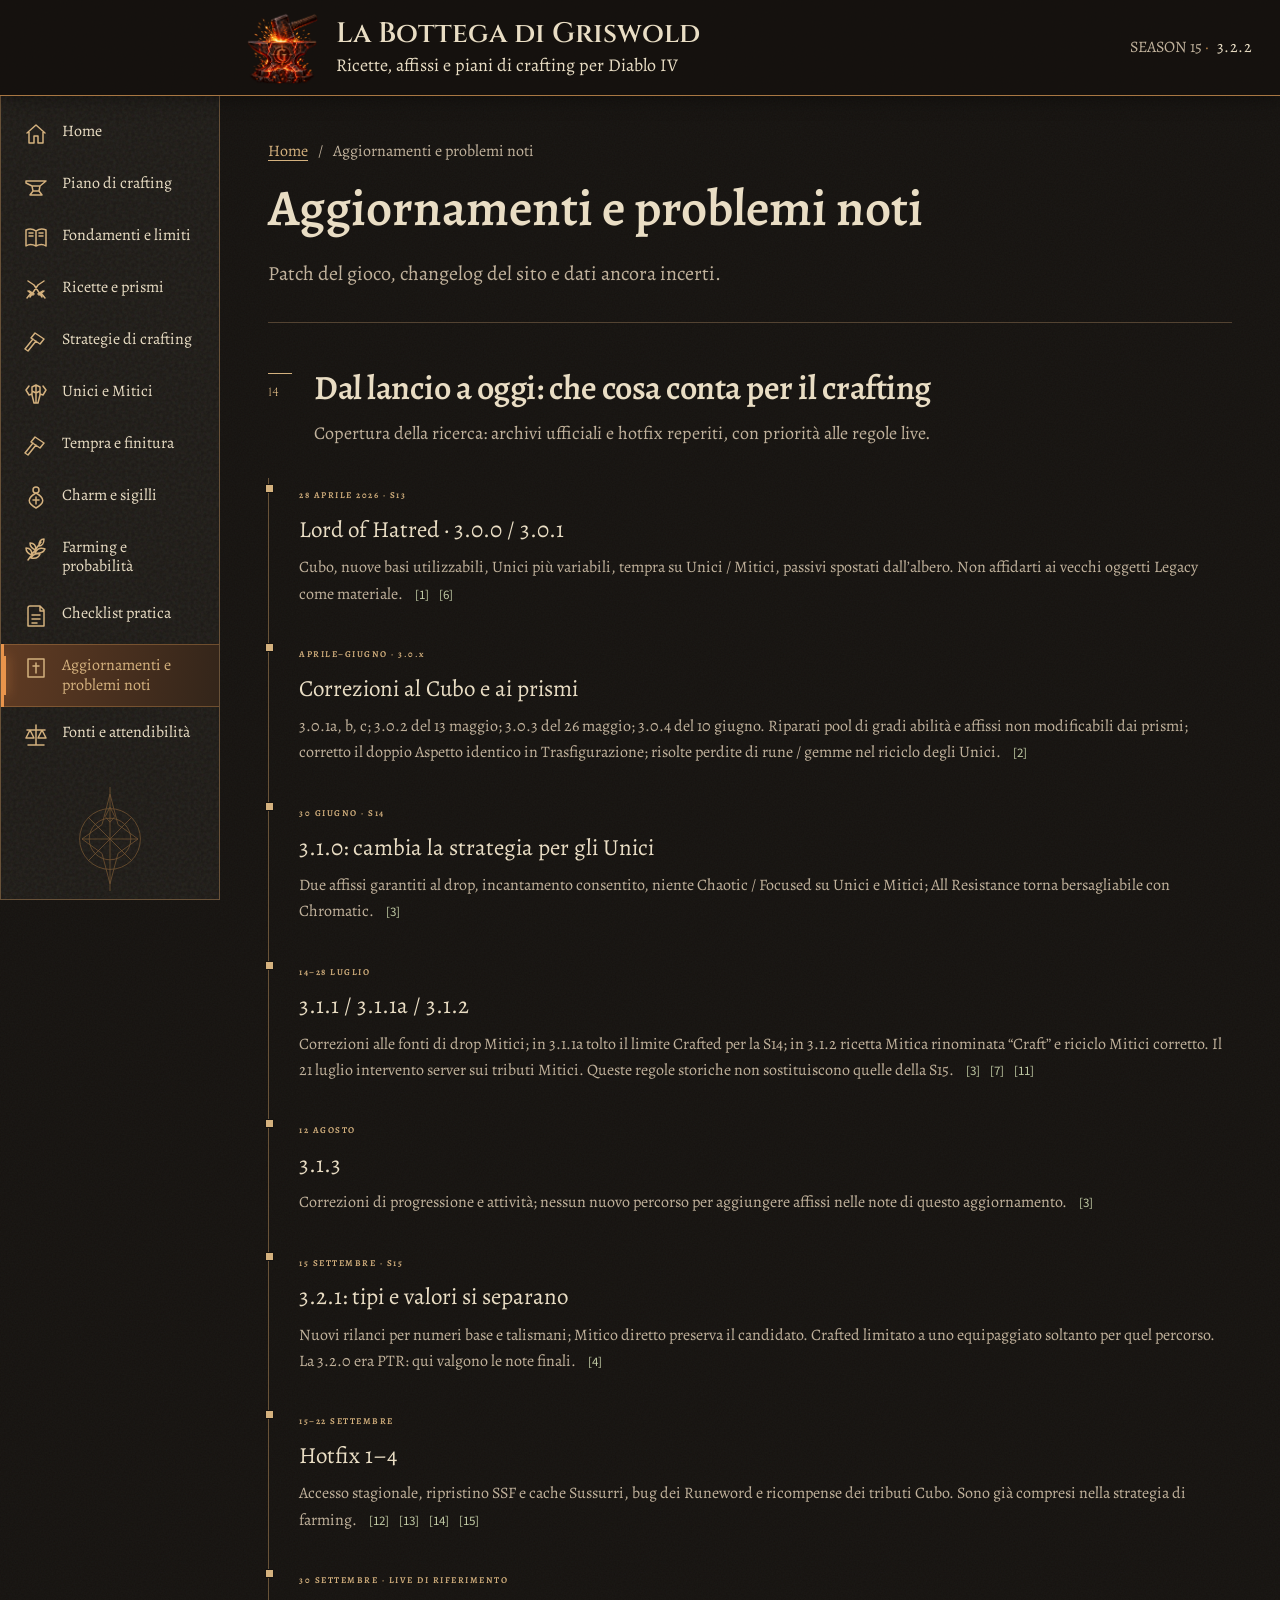
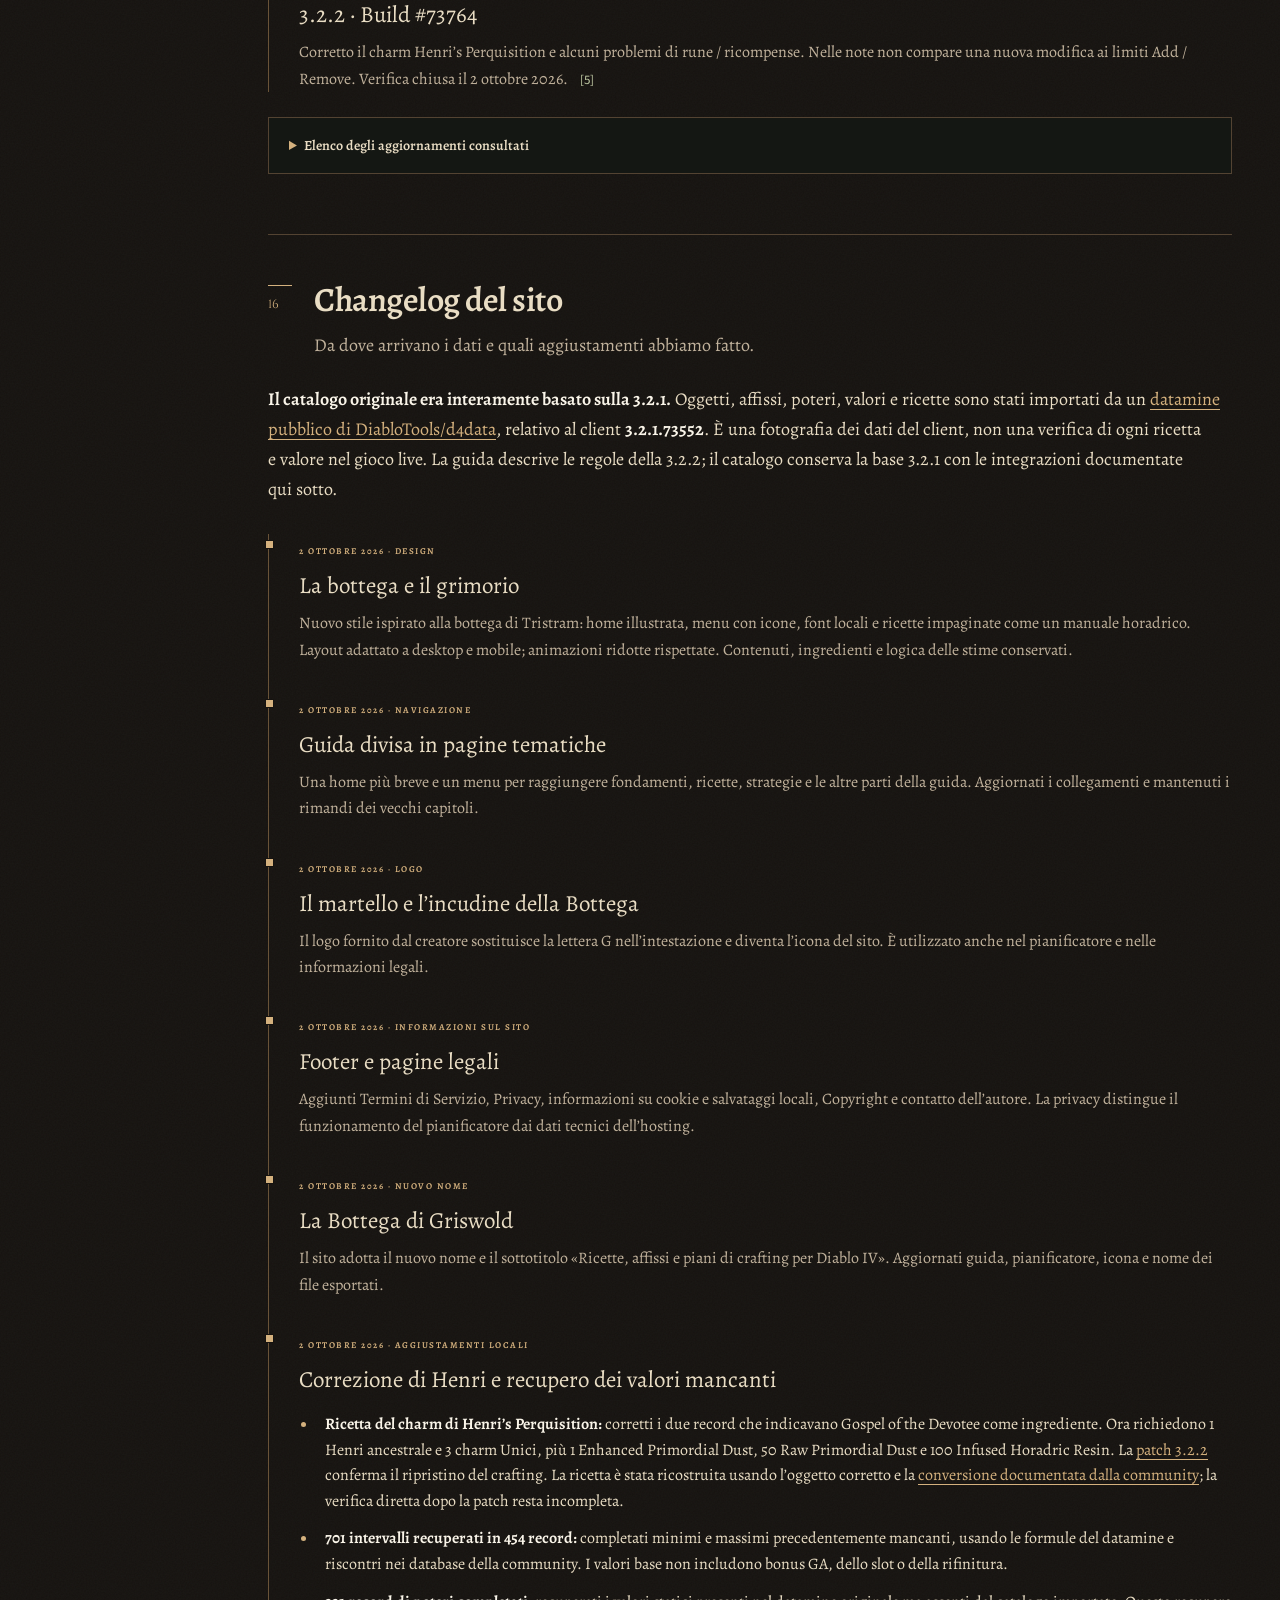
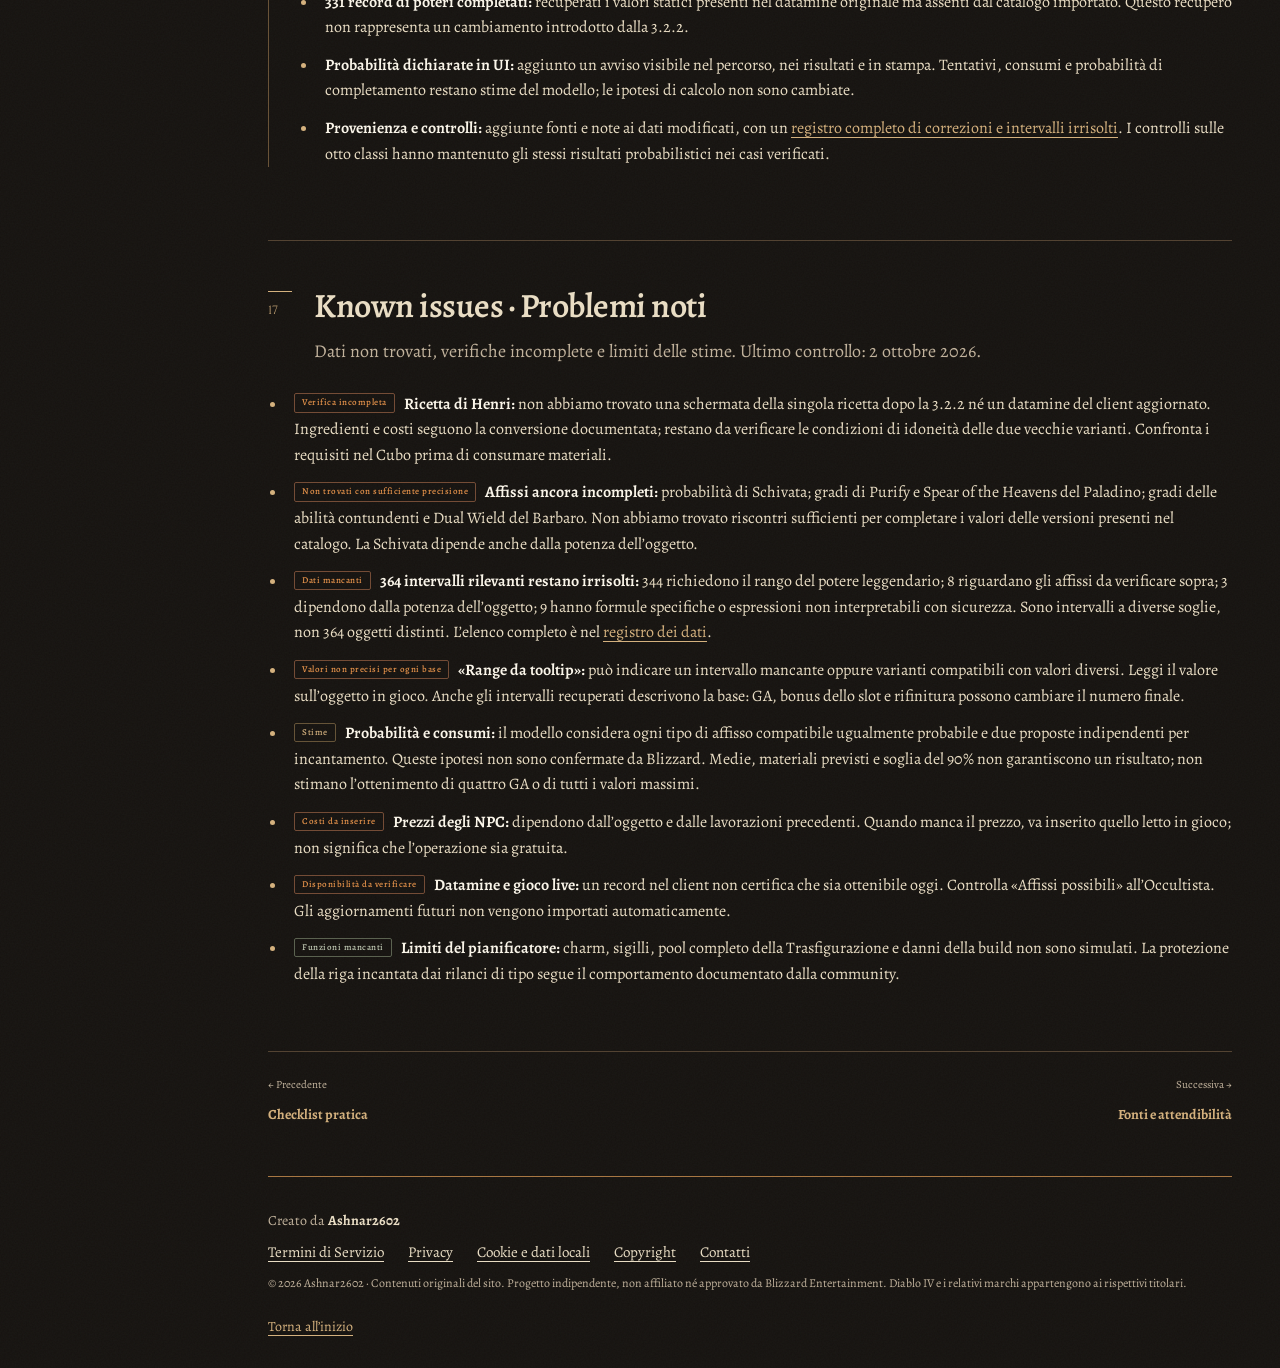
<file: aggiornamenti.html>
<!doctype html>
<html lang="it"><head><meta charset="utf-8"><meta name="viewport" content="width=device-width, initial-scale=1"><meta name="referrer" content="no-referrer"><meta name="theme-color" content="#15120f"><meta name="description" content="Patch del gioco, changelog del sito e dati ancora incerti. Guida al crafting Diablo IV della Bottega di Griswold."><title>Aggiornamenti e problemi noti | La Bottega di Griswold</title><link rel="icon" type="image/png" sizes="1254x1254" href="assets/griswold-logo.png"><link rel="apple-touch-icon" href="assets/griswold-logo.png"><link rel="stylesheet" href="styles.css"><script src="script.js?v=20261002-art" defer></script><link rel="stylesheet" href="bottega.css?v=20261002-art"><link rel="preload" href="assets/fonts/alegreya.ttf" as="font" type="font/ttf" crossorigin></head>
<body><a class="skip" href="#contenuto">Vai al contenuto</a><header class="topbar"><a class="brand" href="index.html"><img class="brand-logo" src="assets/griswold-logo.png" alt="" width="64" height="64" decoding="async"><span class="brand-text">La Bottega di Griswold<small>Ricette, affissi e piani di crafting per Diablo IV</small></span></a><div class="version"><span>SEASON 15</span><b>3.2.2</b></div><button type="button" class="mobile-nav" aria-expanded="false" aria-controls="indice" aria-label="Menu"><svg class="menu-icon" width="24" height="24" viewBox="0 0 24 24" fill="none" stroke="currentColor" stroke-width="1.5" aria-hidden="true"><path d="M3 6h18M3 12h18M3 18h18"/></svg><span class="menu-label">Menu</span></button></header><div class="layout"><aside id="indice" class="sidebar"><div class="aside-head">MENU DELLA BOTTEGA<span>Guida e strumenti di crafting</span></div><nav aria-label="Menu del sito"><a href="index.html"><svg class="nav-icon" viewBox="0 0 24 24" fill="none" stroke="currentColor" stroke-width="1.5" stroke-linecap="round" stroke-linejoin="round" aria-hidden="true"><path d="m3 11 9-8 9 8M5 10v11h5v-7h4v7h5V10"/></svg><span class="nav-label">Home</span></a><a href="simulatore/"><svg class="nav-icon" viewBox="0 0 24 24" fill="none" stroke="currentColor" stroke-width="1.5" stroke-linecap="round" stroke-linejoin="round" aria-hidden="true"><path d="M2 7h20l-6 5H8L2 9zm6 5 1 5h6l1-5M6 21l3-4m9 4-3-4M6 21h12"/></svg><span class="nav-label">Piano di crafting</span></a><a href="fondamenti.html"><svg class="nav-icon" viewBox="0 0 24 24" fill="none" stroke="currentColor" stroke-width="1.5" stroke-linecap="round" stroke-linejoin="round" aria-hidden="true"><path d="M12 5C8 2 4 3 2 4v16c3-2 6-2 10 0 4-2 7-2 10 0V4c-2-1-6-2-10 1Zm0 0v15M5 7h4M5 10h4m6-3h4m-4 3h4"/></svg><span class="nav-label">Fondamenti e limiti</span></a><a href="ricette.html"><svg class="nav-icon" viewBox="0 0 24 24" fill="none" stroke="currentColor" stroke-width="1.5" stroke-linecap="round" stroke-linejoin="round" aria-hidden="true"><path d="m4 3 6 4 8 12m-4-3 5-3M3 20l4-5m-3-2 5 4M20 3l-6 4L6 19m4-3-5-3m16 7-4-5m3-2-5 4"/></svg><span class="nav-label">Ricette e prismi</span></a><a href="strategie.html"><svg class="nav-icon" viewBox="0 0 24 24" fill="none" stroke="currentColor" stroke-width="1.5" stroke-linecap="round" stroke-linejoin="round" aria-hidden="true"><path d="m11 3 9 6-4 5-9-6zM12 11 4 21l-3-2L9 9"/></svg><span class="nav-label">Strategie di crafting</span></a><a href="unici.html"><svg class="nav-icon" viewBox="0 0 24 24" fill="none" stroke="currentColor" stroke-width="1.5" stroke-linecap="round" stroke-linejoin="round" aria-hidden="true"><path d="M5 4 2 8l3 5 3-1m11-8 3 4-3 5-3-1M8 5l4-2 4 2v8l-2 8h-4l-2-8zm4-2v18M8 9l4 2 4-2"/></svg><span class="nav-label">Unici e Mitici</span></a><a href="finitura.html"><svg class="nav-icon" viewBox="0 0 24 24" fill="none" stroke="currentColor" stroke-width="1.5" stroke-linecap="round" stroke-linejoin="round" aria-hidden="true"><path d="m11 3 9 6-4 5-9-6zM12 11 4 21l-3-2L9 9"/></svg><span class="nav-label">Tempra e finitura</span></a><a href="talismani.html"><svg class="nav-icon" viewBox="0 0 24 24" fill="none" stroke="currentColor" stroke-width="1.5" stroke-linecap="round" stroke-linejoin="round" aria-hidden="true"><path d="M12 7c-9 5-9 10 0 15 9-5 9-10 0-15Zm0-6a3 3 0 0 1 0 6 3 3 0 0 1 0-6Zm0 10v7m-3-4h6"/></svg><span class="nav-label">Charm e sigilli</span></a><a href="farming.html"><svg class="nav-icon" viewBox="0 0 24 24" fill="none" stroke="currentColor" stroke-width="1.5" stroke-linecap="round" stroke-linejoin="round" aria-hidden="true"><path d="m4 22 13-18M8 17C2 15 2 12 2 10c4 0 6 2 6 7Zm4-5C6 10 6 7 6 5c4 0 6 3 6 7Zm3-4c0-5 2-7 5-7 0 4-2 7-5 7Zm-4 7c5 1 9-1 10-4-5-2-8 0-10 4Zm-4 5c5 1 8-1 9-4-4-1-7 0-9 4Z"/></svg><span class="nav-label">Farming e probabilità</span></a><a href="checklist.html"><svg class="nav-icon" viewBox="0 0 24 24" fill="none" stroke="currentColor" stroke-width="1.5" stroke-linecap="round" stroke-linejoin="round" aria-hidden="true"><path d="M6 2h10l4 4v16H4V4a2 2 0 0 1 2-2Zm10 0v5h4M8 11h8m-8 4h8m-8 4h5"/></svg><span class="nav-label">Checklist pratica</span></a><a href="aggiornamenti.html" class="active" aria-current="page"><svg class="nav-icon" viewBox="0 0 24 24" fill="none" stroke="currentColor" stroke-width="1.5" stroke-linecap="round" stroke-linejoin="round" aria-hidden="true"><path d="M4 3h16v18H4zM12 7v10m-3-7h6"/></svg><span class="nav-label">Aggiornamenti e problemi noti</span></a><a href="fonti.html"><svg class="nav-icon" viewBox="0 0 24 24" fill="none" stroke="currentColor" stroke-width="1.5" stroke-linecap="round" stroke-linejoin="round" aria-hidden="true"><path d="M12 2v20M4 22h16M3 7h18M6 7l-4 8h8L6 7Zm12 0-4 8h8l-4-8Z"/></svg><span class="nav-label">Fonti e attendibilità</span></a></nav><svg class="horadric-mark" viewBox="0 0 100 140" fill="none" stroke="currentColor" stroke-width="1" aria-hidden="true"><path d="M50 5v130M15 70h70M50 14l10 38 25 18-25 18-10 38-10-38-25-18 25-18Z"/><circle cx="50" cy="70" r="26"/><circle cx="50" cy="70" r="38"/><path d="m23 43 54 54m0-54-54 54M50 30l6 12-6 7-6-7z"/></svg><div class="aside-footer">VERIFICATO IL<br><strong>02 OTTOBRE 2026</strong><a href="aggiornamenti.html#known-issues"><svg class="nav-icon" viewBox="0 0 24 24" fill="none" stroke="currentColor" stroke-width="1.5" stroke-linecap="round" stroke-linejoin="round" aria-hidden="true"><path d="M12 5C8 2 4 3 2 4v16c3-2 6-2 10 0 4-2 7-2 10 0V4c-2-1-6-2-10 1Zm0 0v15M5 7h4M5 10h4m6-3h4m-4 3h4"/></svg><span class="nav-label">Problemi noti</span></a></div></aside><main id="contenuto"><div class="page-intro"><nav class="breadcrumbs" aria-label="Percorso"><a href="index.html">Home</a><span aria-hidden="true">/</span><span>Aggiornamenti e problemi noti</span></nav><h1>Aggiornamenti e problemi noti</h1><p>Patch del gioco, changelog del sito e dati ancora incerti.</p></div><section id="patch" class="chapter"><div class="chapter-heading"><span class="chapter-num">14</span><div><h2>Dal lancio a oggi: che cosa conta per il crafting</h2><p class="lead">Copertura della ricerca: archivi ufficiali e hotfix reperiti, con priorità alle regole live.</p></div></div>
<div class="timeline"><article><span>28 APRILE 2026 · S13</span><h3>Lord of Hatred · 3.0.0 / 3.0.1</h3><p>Cubo, nuove basi utilizzabili, Unici più variabili, tempra su Unici / Mitici, passivi spostati dall’albero. Non affidarti ai vecchi oggetti Legacy come materiale. <span class="citations"><a href="https://news.blizzard.com/en-us/article/24267729/prepare-for-the-reckoning-lord-of-hatred-draws-near" target="_blank" rel="noopener noreferrer" title="Blizzard · lancio Lord of Hatred / 3.0.0" aria-label="Fonte 1: Blizzard · lancio Lord of Hatred / 3.0.0">[1]</a><a href="https://us.forums.blizzard.com/en/d4/t/diablo-iv-lord-of-hatred-faq-thread/245791" target="_blank" rel="noopener noreferrer" title="Blizzard · FAQ Lord of Hatred" aria-label="Fonte 6: Blizzard · FAQ Lord of Hatred">[6]</a></span></p></article>
<article><span>APRILE–GIUGNO · 3.0.x</span><h3>Correzioni al Cubo e ai prismi</h3><p>3.0.1a, b, c; 3.0.2 del 13 maggio; 3.0.3 del 26 maggio; 3.0.4 del 10 giugno. Riparati pool di gradi abilità e affissi non modificabili dai prismi; corretto il doppio Aspetto identico in Trasfigurazione; risolte perdite di rune / gemme nel riciclo degli Unici. <span class="citations"><a href="https://news.blizzard.com/en-us/article/24271857/diablo-iv-patch-notes-3-0" target="_blank" rel="noopener noreferrer" title="Blizzard · archivio patch 3.0" aria-label="Fonte 2: Blizzard · archivio patch 3.0">[2]</a></span></p></article>
<article><span>30 GIUGNO · S14</span><h3>3.1.0: cambia la strategia per gli Unici</h3><p>Due affissi garantiti al drop, incantamento consentito, niente Chaotic / Focused su Unici e Mitici; All Resistance torna bersagliabile con Chromatic. <span class="citations"><a href="https://news.blizzard.com/en-us/article/24287406/diablo-iv-patch-notes-3-1" target="_blank" rel="noopener noreferrer" title="Blizzard · archivio patch 3.1" aria-label="Fonte 3: Blizzard · archivio patch 3.1">[3]</a></span></p></article>
<article><span>14–28 LUGLIO</span><h3>3.1.1 / 3.1.1a / 3.1.2</h3><p>Correzioni alle fonti di drop Mitici; in 3.1.1a tolto il limite Crafted per la S14; in 3.1.2 ricetta Mitica rinominata “Craft” e riciclo Mitici corretto. Il 21 luglio intervento server sui tributi Mitici. Queste regole storiche non sostituiscono quelle della S15. <span class="citations"><a href="https://news.blizzard.com/en-us/article/24287406/diablo-iv-patch-notes-3-1" target="_blank" rel="noopener noreferrer" title="Blizzard · archivio patch 3.1" aria-label="Fonte 3: Blizzard · archivio patch 3.1">[3]</a><a href="https://us.forums.blizzard.com/en/d4/t/311a-patch-july-16-2026/263234" target="_blank" rel="noopener noreferrer" title="Blizzard · patch 3.1.1a, 16 luglio" aria-label="Fonte 7: Blizzard · patch 3.1.1a, 16 luglio">[7]</a><a href="https://us.forums.blizzard.com/en/d4/t/server-hotfix-1-july-21-2026-311/263841" target="_blank" rel="noopener noreferrer" title="Blizzard · server hotfix 21 luglio" aria-label="Fonte 11: Blizzard · server hotfix 21 luglio">[11]</a></span></p></article>
<article><span>12 AGOSTO</span><h3>3.1.3</h3><p>Correzioni di progressione e attività; nessun nuovo percorso per aggiungere affissi nelle note di questo aggiornamento. <span class="citations"><a href="https://news.blizzard.com/en-us/article/24287406/diablo-iv-patch-notes-3-1" target="_blank" rel="noopener noreferrer" title="Blizzard · archivio patch 3.1" aria-label="Fonte 3: Blizzard · archivio patch 3.1">[3]</a></span></p></article>
<article><span>15 SETTEMBRE · S15</span><h3>3.2.1: tipi e valori si separano</h3><p>Nuovi rilanci per numeri base e talismani; Mitico diretto preserva il candidato. Crafted limitato a uno equipaggiato soltanto per quel percorso. La 3.2.0 era PTR: qui valgono le note finali. <span class="citations"><a href="https://news.blizzard.com/en-us/article/24295394/celebrate-30-years-of-diablo-in-season-of-hell-s-legacy" target="_blank" rel="noopener noreferrer" title="Blizzard · Season 15 e patch 3.2.1" aria-label="Fonte 4: Blizzard · Season 15 e patch 3.2.1">[4]</a></span></p></article>
<article><span>15–22 SETTEMBRE</span><h3>Hotfix 1–4</h3><p>Accesso stagionale, ripristino SSF e cache Sussurri, bug dei Runeword e ricompense dei tributi Cubo. Sono già compresi nella strategia di farming. <span class="citations"><a href="https://us.forums.blizzard.com/en/d4/t/hotfix-1-september-15-2026-321/267056" target="_blank" rel="noopener noreferrer" title="Blizzard · hotfix 15 settembre" aria-label="Fonte 12: Blizzard · hotfix 15 settembre">[12]</a><a href="https://us.forums.blizzard.com/en/d4/t/hotfix-2-september-17-2026-321/267711" target="_blank" rel="noopener noreferrer" title="Blizzard · hotfix 17 settembre" aria-label="Fonte 13: Blizzard · hotfix 17 settembre">[13]</a><a href="https://us.forums.blizzard.com/en/d4/t/hotfix-3-september-18-2026-321/268294" target="_blank" rel="noopener noreferrer" title="Blizzard · hotfix 18 settembre" aria-label="Fonte 14: Blizzard · hotfix 18 settembre">[14]</a><a href="https://us.forums.blizzard.com/en/d4/t/hotfix-4-september-22-2026-321/269298" target="_blank" rel="noopener noreferrer" title="Blizzard · hotfix 22 settembre" aria-label="Fonte 15: Blizzard · hotfix 22 settembre">[15]</a></span></p></article>
<article><span>30 SETTEMBRE · LIVE DI RIFERIMENTO</span><h3>3.2.2 · Build #73764</h3><p>Corretto il charm Henri’s Perquisition e alcuni problemi di rune / ricompense. Nelle note non compare una nuova modifica ai limiti Add / Remove. Verifica chiusa il 2 ottobre 2026. <span class="citations"><a href="https://news.blizzard.com/en-gb/article/24295395/diablo-iv-patch-notes" target="_blank" rel="noopener noreferrer" title="Blizzard · patch 3.2.2, 30 settembre" aria-label="Fonte 5: Blizzard · patch 3.2.2, 30 settembre">[5]</a></span></p></article></div>
<details><summary>Elenco degli aggiornamenti consultati</summary><div class="details-body"><p><strong>Lancio:</strong> panoramica 3.0.0 e 3.0.1; archivio 3.0.1a, 3.0.1b, 3.0.1c, 3.0.2, 3.0.3, 3.0.4. <strong>Season 14:</strong> 3.1.0, 3.1.1, 3.1.1a, 3.1.2, 3.1.3; note hotfix 3.1.0a e 3.1.0c. <strong>Season 15:</strong> note definitive 3.2.1 e 3.2.2; recap BlizzCon.</p><p><strong>Hotfix reperiti:</strong> 1–7 della 3.0.1 (28 aprile–7 maggio); 19 maggio per 3.0.2; 30 giugno, 1 luglio, 10 luglio per 3.1.0; intervento server del 21 luglio; 15, 17, 18 e 22 settembre per 3.2.1. Gli elenchi cumulativi coprono più interventi nello stesso post.</p><p>Gli archivi ufficiali sono stati acquisiti integralmente; la guida sintetizza le parti pertinenti a crafting, equipaggiamento e farming. Non è una ripubblicazione integrale del bilanciamento di tutte le classi. La copertura hotfix dichiarata è quella qui elencata, non una garanzia che nessuna comunicazione separata sia sfuggita.</p><span class="citations"><a href="https://news.blizzard.com/en-us/article/24267729/prepare-for-the-reckoning-lord-of-hatred-draws-near" target="_blank" rel="noopener noreferrer" title="Blizzard · lancio Lord of Hatred / 3.0.0" aria-label="Fonte 1: Blizzard · lancio Lord of Hatred / 3.0.0">[1]</a><a href="https://news.blizzard.com/en-us/article/24271857/diablo-iv-patch-notes-3-0" target="_blank" rel="noopener noreferrer" title="Blizzard · archivio patch 3.0" aria-label="Fonte 2: Blizzard · archivio patch 3.0">[2]</a><a href="https://news.blizzard.com/en-us/article/24287406/diablo-iv-patch-notes-3-1" target="_blank" rel="noopener noreferrer" title="Blizzard · archivio patch 3.1" aria-label="Fonte 3: Blizzard · archivio patch 3.1">[3]</a><a href="https://news.blizzard.com/en-us/article/24295394/celebrate-30-years-of-diablo-in-season-of-hell-s-legacy" target="_blank" rel="noopener noreferrer" title="Blizzard · Season 15 e patch 3.2.1" aria-label="Fonte 4: Blizzard · Season 15 e patch 3.2.1">[4]</a><a href="https://news.blizzard.com/en-gb/article/24295395/diablo-iv-patch-notes" target="_blank" rel="noopener noreferrer" title="Blizzard · patch 3.2.2, 30 settembre" aria-label="Fonte 5: Blizzard · patch 3.2.2, 30 settembre">[5]</a><a href="https://us.forums.blizzard.com/en/d4/t/311a-patch-july-16-2026/263234" target="_blank" rel="noopener noreferrer" title="Blizzard · patch 3.1.1a, 16 luglio" aria-label="Fonte 7: Blizzard · patch 3.1.1a, 16 luglio">[7]</a><a href="https://us.forums.blizzard.com/en/d4/t/hotfix-7-may-7-2026-301/251253/1" target="_blank" rel="noopener noreferrer" title="Blizzard · hotfix 1–7 del lancio" aria-label="Fonte 8: Blizzard · hotfix 1–7 del lancio">[8]</a><a href="https://us.forums.blizzard.com/en/d4/t/hotfix-1-may-19-2026-302/255377" target="_blank" rel="noopener noreferrer" title="Blizzard · hotfix 19 maggio" aria-label="Fonte 9: Blizzard · hotfix 19 maggio">[9]</a><a href="https://us.forums.blizzard.com/en/d4/t/hotfix-3-july-10-2026-310c/262200" target="_blank" rel="noopener noreferrer" title="Blizzard · hotfix 3.1.0a–c" aria-label="Fonte 10: Blizzard · hotfix 3.1.0a–c">[10]</a><a href="https://us.forums.blizzard.com/en/d4/t/server-hotfix-1-july-21-2026-311/263841" target="_blank" rel="noopener noreferrer" title="Blizzard · server hotfix 21 luglio" aria-label="Fonte 11: Blizzard · server hotfix 21 luglio">[11]</a><a href="https://us.forums.blizzard.com/en/d4/t/hotfix-1-september-15-2026-321/267056" target="_blank" rel="noopener noreferrer" title="Blizzard · hotfix 15 settembre" aria-label="Fonte 12: Blizzard · hotfix 15 settembre">[12]</a><a href="https://us.forums.blizzard.com/en/d4/t/hotfix-2-september-17-2026-321/267711" target="_blank" rel="noopener noreferrer" title="Blizzard · hotfix 17 settembre" aria-label="Fonte 13: Blizzard · hotfix 17 settembre">[13]</a><a href="https://us.forums.blizzard.com/en/d4/t/hotfix-3-september-18-2026-321/268294" target="_blank" rel="noopener noreferrer" title="Blizzard · hotfix 18 settembre" aria-label="Fonte 14: Blizzard · hotfix 18 settembre">[14]</a><a href="https://us.forums.blizzard.com/en/d4/t/hotfix-4-september-22-2026-321/269298" target="_blank" rel="noopener noreferrer" title="Blizzard · hotfix 22 settembre" aria-label="Fonte 15: Blizzard · hotfix 22 settembre">[15]</a><a href="https://news.blizzard.com/en-us/article/24297205/diablo-iv-what-s-next-panel-recap" target="_blank" rel="noopener noreferrer" title="Blizzard · recap BlizzCon, 13 settembre" aria-label="Fonte 38: Blizzard · recap BlizzCon, 13 settembre">[38]</a></span></div></details>
</section><section id="changelog" class="chapter" aria-labelledby="changelog-heading">
<div class="chapter-heading"><span class="chapter-num">16</span><div><h2 id="changelog-heading">Changelog del sito</h2><p class="lead">Da dove arrivano i dati e quali aggiustamenti abbiamo fatto.</p></div></div>
<p><strong>Il catalogo originale era interamente basato sulla 3.2.1.</strong> Oggetti, affissi, poteri, valori e ricette sono stati importati da un <a href="https://github.com/DiabloTools/d4data/tree/33e0bfbb5f717d3e560d14a7fb27d5a7f17fd2c0" target="_blank" rel="noopener noreferrer">datamine pubblico di DiabloTools/d4data</a>, relativo al client <strong>3.2.1.73552</strong>. È una fotografia dei dati del client, non una verifica di ogni ricetta e valore nel gioco live. La guida descrive le regole della 3.2.2; il catalogo conserva la base 3.2.1 con le integrazioni documentate qui sotto.</p>
<div class="timeline"><article data-restyle="20261002"><span>2 OTTOBRE 2026 · DESIGN</span><h3>La bottega e il grimorio</h3><p>Nuovo stile ispirato alla bottega di Tristram: home illustrata, menu con icone, font locali e ricette impaginate come un manuale horadrico. Layout adattato a desktop e mobile; animazioni ridotte rispettate. Contenuti, ingredienti e logica delle stime conservati.</p></article><article><span>2 OTTOBRE 2026 · NAVIGAZIONE</span><h3>Guida divisa in pagine tematiche</h3><p>Una home più breve e un menu per raggiungere fondamenti, ricette, strategie e le altre parti della guida. Aggiornati i collegamenti e mantenuti i rimandi dei vecchi capitoli.</p></article><article><span>2 OTTOBRE 2026 · LOGO</span><h3>Il martello e l’incudine della Bottega</h3><p>Il logo fornito dal creatore sostituisce la lettera G nell’intestazione e diventa l’icona del sito. È utilizzato anche nel pianificatore e nelle informazioni legali.</p></article><article><span>2 OTTOBRE 2026 · INFORMAZIONI SUL SITO</span><h3>Footer e pagine legali</h3><p>Aggiunti Termini di Servizio, Privacy, informazioni su cookie e salvataggi locali, Copyright e contatto dell’autore. La privacy distingue il funzionamento del pianificatore dai dati tecnici dell’hosting.</p></article><article><span>2 OTTOBRE 2026 · NUOVO NOME</span><h3>La Bottega di Griswold</h3><p>Il sito adotta il nuovo nome e il sottotitolo «Ricette, affissi e piani di crafting per Diablo IV». Aggiornati guida, pianificatore, icona e nome dei file esportati.</p></article><article><span>2 OTTOBRE 2026 · AGGIUSTAMENTI LOCALI</span><h3>Correzione di Henri e recupero dei valori mancanti</h3>
<ul class="plain-list">
<li><strong>Ricetta del charm di Henri’s Perquisition:</strong> corretti i due record che indicavano Gospel of the Devotee come ingrediente. Ora richiedono 1 Henri ancestrale e 3 charm Unici, più 1 Enhanced Primordial Dust, 50 Raw Primordial Dust e 100 Infused Horadric Resin. La <a href="https://news.blizzard.com/en-us/article/24295395/diablo-iv-patch-notes" target="_blank" rel="noopener noreferrer">patch 3.2.2</a> conferma il ripristino del crafting. La ricetta è stata ricostruita usando l’oggetto corretto e la <a href="https://d4guides.gg/en/database/horadric-cube/craft-unique-charm" target="_blank" rel="noopener noreferrer">conversione documentata dalla community</a>; la verifica diretta dopo la patch resta incompleta.</li>
<li><strong>701 intervalli recuperati in 454 record:</strong> completati minimi e massimi precedentemente mancanti, usando le formule del datamine e riscontri nei database della community. I valori base non includono bonus GA, dello slot o della rifinitura.</li>
<li><strong>331 record di poteri completati:</strong> recuperati i valori statici presenti nel datamine originale ma assenti dal catalogo importato. Questo recupero non rappresenta un cambiamento introdotto dalla 3.2.2.</li>
<li><strong>Probabilità dichiarate in UI:</strong> aggiunto un avviso visibile nel percorso, nei risultati e in stampa. Tentativi, consumi e probabilità di completamento restano stime del modello; le ipotesi di calcolo non sono cambiate.</li>
<li><strong>Provenienza e controlli:</strong> aggiunte fonti e note ai dati modificati, con un <a href="simulatore/data-audit.json">registro completo di correzioni e intervalli irrisolti</a>. I controlli sulle otto classi hanno mantenuto gli stessi risultati probabilistici nei casi verificati.</li>
</ul></article></div>
</section><section id="known-issues" class="chapter" aria-labelledby="known-issues-heading">
<div class="chapter-heading"><span class="chapter-num">17</span><div><h2 id="known-issues-heading">Known issues · Problemi noti</h2><p class="lead">Dati non trovati, verifiche incomplete e limiti delle stime. Ultimo controllo: 2 ottobre 2026.</p></div></div>
<ul class="plain-list">
<li><span class="label uncertain">Verifica incompleta</span> <strong>Ricetta di Henri:</strong> non abbiamo trovato una schermata della singola ricetta dopo la 3.2.2 né un datamine del client aggiornato. Ingredienti e costi seguono la conversione documentata; restano da verificare le condizioni di idoneità delle due vecchie varianti. Confronta i requisiti nel Cubo prima di consumare materiali.</li>
<li><span class="label uncertain">Non trovati con sufficiente precisione</span> <strong>Affissi ancora incompleti:</strong> probabilità di Schivata; gradi di Purify e Spear of the Heavens del Paladino; gradi delle abilità contundenti e Dual Wield del Barbaro. Non abbiamo trovato riscontri sufficienti per completare i valori delle versioni presenti nel catalogo. La Schivata dipende anche dalla potenza dell’oggetto.</li>
<li><span class="label uncertain">Dati mancanti</span> <strong>364 intervalli rilevanti restano irrisolti:</strong> 344 richiedono il rango del potere leggendario; 8 riguardano gli affissi da verificare sopra; 3 dipendono dalla potenza dell’oggetto; 9 hanno formule specifiche o espressioni non interpretabili con sicurezza. Sono intervalli a diverse soglie, non 364 oggetti distinti. L’elenco completo è nel <a href="simulatore/data-audit.json">registro dei dati</a>.</li>
<li><span class="label uncertain">Valori non precisi per ogni base</span> <strong>«Range da tooltip»:</strong> può indicare un intervallo mancante oppure varianti compatibili con valori diversi. Leggi il valore sull’oggetto in gioco. Anche gli intervalli recuperati descrivono la base: GA, bonus dello slot e rifinitura possono cambiare il numero finale.</li>
<li><span class="label strategy">Stime</span> <strong>Probabilità e consumi:</strong> il modello considera ogni tipo di affisso compatibile ugualmente probabile e due proposte indipendenti per incantamento. Queste ipotesi non sono confermate da Blizzard. Medie, materiali previsti e soglia del 90% non garantiscono un risultato; non stimano l’ottenimento di quattro GA o di tutti i valori massimi.</li>
<li><span class="label uncertain">Costi da inserire</span> <strong>Prezzi degli NPC:</strong> dipendono dall’oggetto e dalle lavorazioni precedenti. Quando manca il prezzo, va inserito quello letto in gioco; non significa che l’operazione sia gratuita.</li>
<li><span class="label uncertain">Disponibilità da verificare</span> <strong>Datamine e gioco live:</strong> un record nel client non certifica che sia ottenibile oggi. Controlla «Affissi possibili» all’Occultista. Gli aggiornamenti futuri non vengono importati automaticamente.</li>
<li><span class="label">Funzioni mancanti</span> <strong>Limiti del pianificatore:</strong> charm, sigilli, pool completo della Trasfigurazione e danni della build non sono simulati. La protezione della riga incantata dai rilanci di tipo segue il comportamento documentato dalla community.</li>
</ul>
</section><nav class="page-navigation" aria-label="Pagine della guida"><a href="checklist.html"><small>← Precedente</small><strong>Checklist pratica</strong></a><a href="fonti.html"><small>Successiva →</small><strong>Fonti e attendibilità</strong></a></nav><footer class="site-footer" aria-label="Informazioni sul sito">
<div class="footer-identity"><span class="brand-word">La Bottega di Griswold</span><p>Ricette, affissi e piani di crafting per Diablo IV</p><p>Creato da <strong>Ashnar2602</strong></p></div>
<nav class="footer-links" aria-label="Informazioni legali"><a href="legale.html#termini">Termini di Servizio</a><a href="legale.html#privacy">Privacy</a><a href="legale.html#cookie">Cookie e dati locali</a><a href="legale.html#copyright">Copyright</a><a href="mailto:ashnar.2602@gmail.com">Contatti</a></nav>
<p class="footer-disclaimer">© 2026 Ashnar2602 · Contenuti originali del sito. Progetto indipendente, non affiliato né approvato da Blizzard Entertainment. Diablo IV e i relativi marchi appartengono ai rispettivi titolari.</p>
<a class="footer-top" href="#">Torna all’inizio</a></footer></main></div></body></html>
</file>
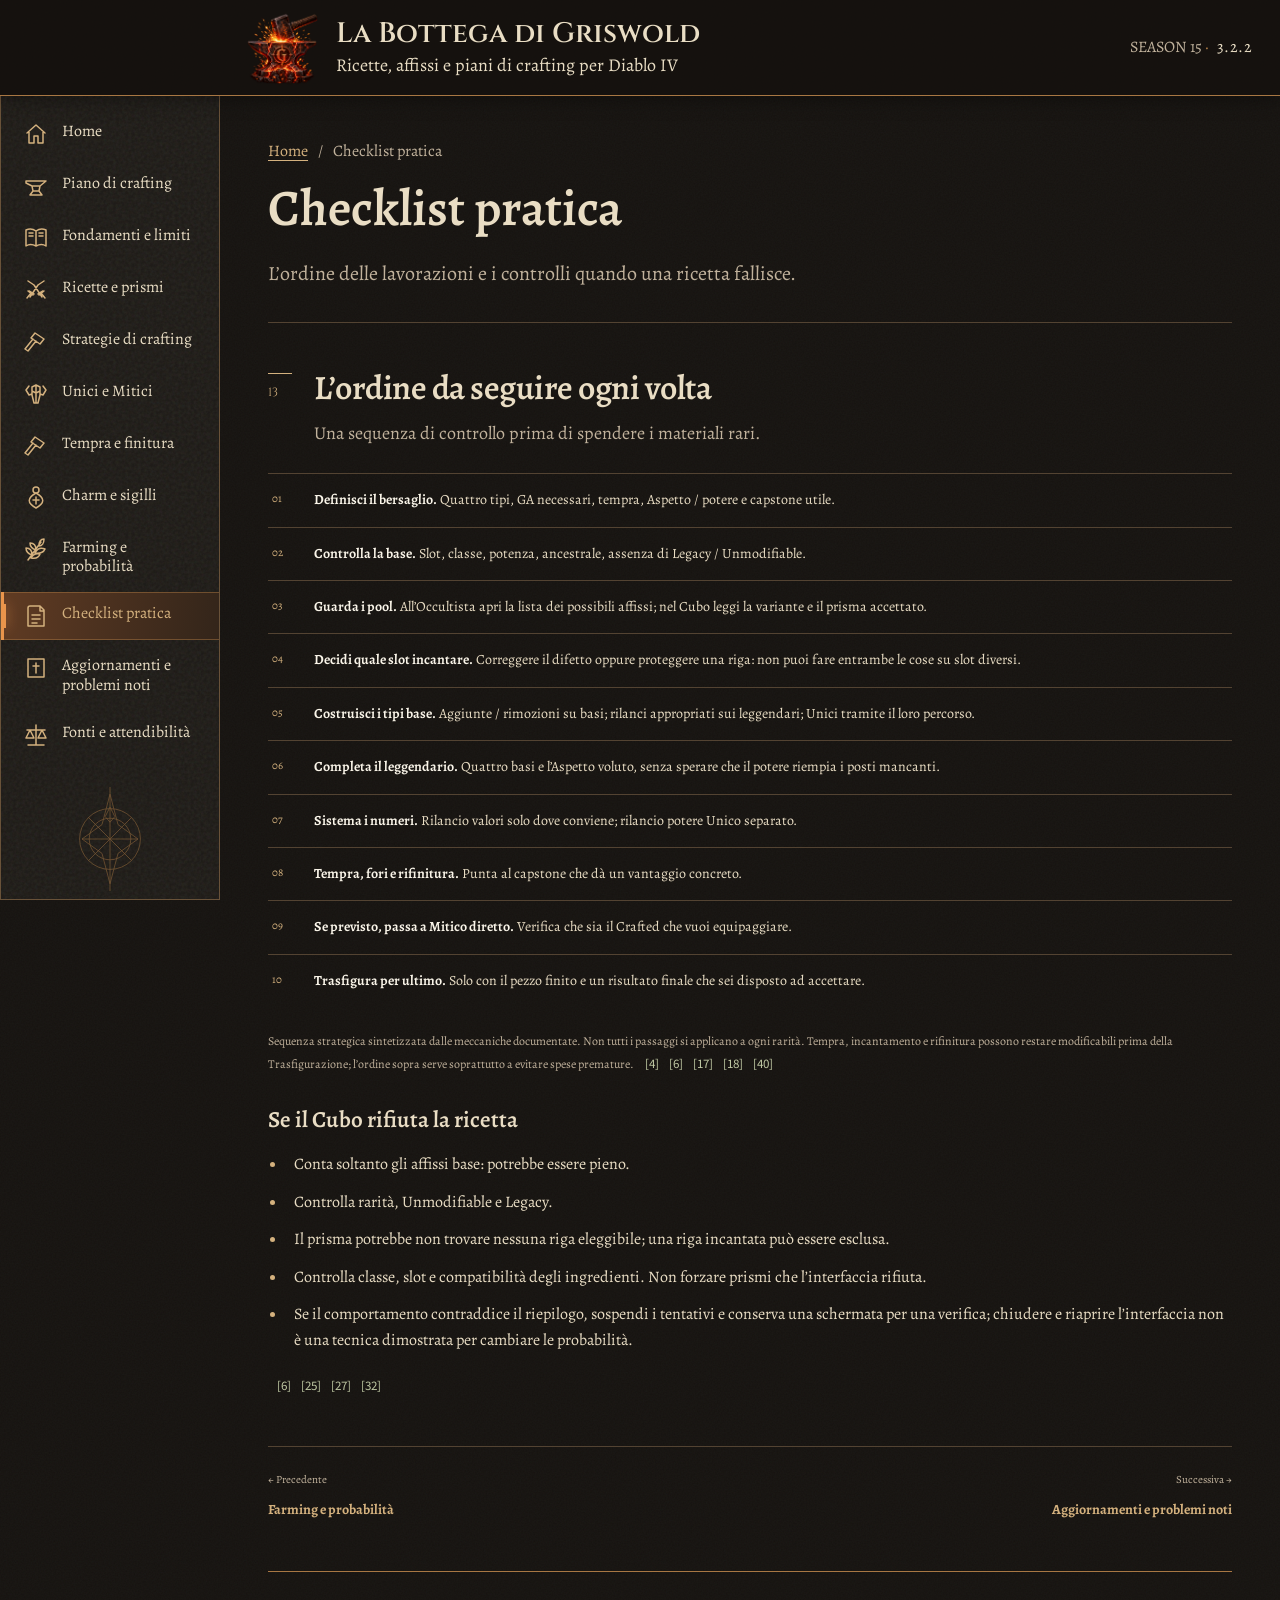
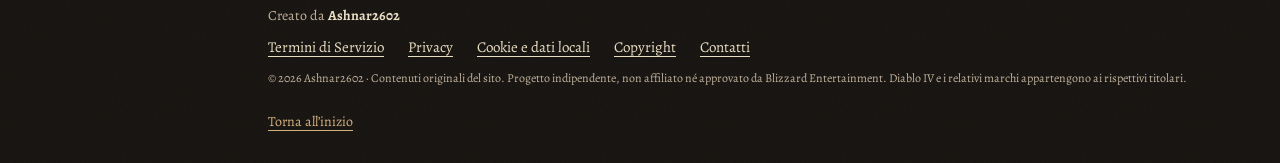
<file: checklist.html>
<!doctype html>
<html lang="it"><head><meta charset="utf-8"><meta name="viewport" content="width=device-width, initial-scale=1"><meta name="referrer" content="no-referrer"><meta name="theme-color" content="#15120f"><meta name="description" content="L’ordine delle lavorazioni e i controlli quando una ricetta fallisce. Guida al crafting Diablo IV della Bottega di Griswold."><title>Checklist pratica | La Bottega di Griswold</title><link rel="icon" type="image/png" sizes="1254x1254" href="assets/griswold-logo.png"><link rel="apple-touch-icon" href="assets/griswold-logo.png"><link rel="stylesheet" href="styles.css"><script src="script.js?v=20261002-art" defer></script><link rel="stylesheet" href="bottega.css?v=20261002-art"><link rel="preload" href="assets/fonts/alegreya.ttf" as="font" type="font/ttf" crossorigin></head>
<body><a class="skip" href="#contenuto">Vai al contenuto</a><header class="topbar"><a class="brand" href="index.html"><img class="brand-logo" src="assets/griswold-logo.png" alt="" width="64" height="64" decoding="async"><span class="brand-text">La Bottega di Griswold<small>Ricette, affissi e piani di crafting per Diablo IV</small></span></a><div class="version"><span>SEASON 15</span><b>3.2.2</b></div><button type="button" class="mobile-nav" aria-expanded="false" aria-controls="indice" aria-label="Menu"><svg class="menu-icon" width="24" height="24" viewBox="0 0 24 24" fill="none" stroke="currentColor" stroke-width="1.5" aria-hidden="true"><path d="M3 6h18M3 12h18M3 18h18"/></svg><span class="menu-label">Menu</span></button></header><div class="layout"><aside id="indice" class="sidebar"><div class="aside-head">MENU DELLA BOTTEGA<span>Guida e strumenti di crafting</span></div><nav aria-label="Menu del sito"><a href="index.html"><svg class="nav-icon" viewBox="0 0 24 24" fill="none" stroke="currentColor" stroke-width="1.5" stroke-linecap="round" stroke-linejoin="round" aria-hidden="true"><path d="m3 11 9-8 9 8M5 10v11h5v-7h4v7h5V10"/></svg><span class="nav-label">Home</span></a><a href="simulatore/"><svg class="nav-icon" viewBox="0 0 24 24" fill="none" stroke="currentColor" stroke-width="1.5" stroke-linecap="round" stroke-linejoin="round" aria-hidden="true"><path d="M2 7h20l-6 5H8L2 9zm6 5 1 5h6l1-5M6 21l3-4m9 4-3-4M6 21h12"/></svg><span class="nav-label">Piano di crafting</span></a><a href="fondamenti.html"><svg class="nav-icon" viewBox="0 0 24 24" fill="none" stroke="currentColor" stroke-width="1.5" stroke-linecap="round" stroke-linejoin="round" aria-hidden="true"><path d="M12 5C8 2 4 3 2 4v16c3-2 6-2 10 0 4-2 7-2 10 0V4c-2-1-6-2-10 1Zm0 0v15M5 7h4M5 10h4m6-3h4m-4 3h4"/></svg><span class="nav-label">Fondamenti e limiti</span></a><a href="ricette.html"><svg class="nav-icon" viewBox="0 0 24 24" fill="none" stroke="currentColor" stroke-width="1.5" stroke-linecap="round" stroke-linejoin="round" aria-hidden="true"><path d="m4 3 6 4 8 12m-4-3 5-3M3 20l4-5m-3-2 5 4M20 3l-6 4L6 19m4-3-5-3m16 7-4-5m3-2-5 4"/></svg><span class="nav-label">Ricette e prismi</span></a><a href="strategie.html"><svg class="nav-icon" viewBox="0 0 24 24" fill="none" stroke="currentColor" stroke-width="1.5" stroke-linecap="round" stroke-linejoin="round" aria-hidden="true"><path d="m11 3 9 6-4 5-9-6zM12 11 4 21l-3-2L9 9"/></svg><span class="nav-label">Strategie di crafting</span></a><a href="unici.html"><svg class="nav-icon" viewBox="0 0 24 24" fill="none" stroke="currentColor" stroke-width="1.5" stroke-linecap="round" stroke-linejoin="round" aria-hidden="true"><path d="M5 4 2 8l3 5 3-1m11-8 3 4-3 5-3-1M8 5l4-2 4 2v8l-2 8h-4l-2-8zm4-2v18M8 9l4 2 4-2"/></svg><span class="nav-label">Unici e Mitici</span></a><a href="finitura.html"><svg class="nav-icon" viewBox="0 0 24 24" fill="none" stroke="currentColor" stroke-width="1.5" stroke-linecap="round" stroke-linejoin="round" aria-hidden="true"><path d="m11 3 9 6-4 5-9-6zM12 11 4 21l-3-2L9 9"/></svg><span class="nav-label">Tempra e finitura</span></a><a href="talismani.html"><svg class="nav-icon" viewBox="0 0 24 24" fill="none" stroke="currentColor" stroke-width="1.5" stroke-linecap="round" stroke-linejoin="round" aria-hidden="true"><path d="M12 7c-9 5-9 10 0 15 9-5 9-10 0-15Zm0-6a3 3 0 0 1 0 6 3 3 0 0 1 0-6Zm0 10v7m-3-4h6"/></svg><span class="nav-label">Charm e sigilli</span></a><a href="farming.html"><svg class="nav-icon" viewBox="0 0 24 24" fill="none" stroke="currentColor" stroke-width="1.5" stroke-linecap="round" stroke-linejoin="round" aria-hidden="true"><path d="m4 22 13-18M8 17C2 15 2 12 2 10c4 0 6 2 6 7Zm4-5C6 10 6 7 6 5c4 0 6 3 6 7Zm3-4c0-5 2-7 5-7 0 4-2 7-5 7Zm-4 7c5 1 9-1 10-4-5-2-8 0-10 4Zm-4 5c5 1 8-1 9-4-4-1-7 0-9 4Z"/></svg><span class="nav-label">Farming e probabilità</span></a><a href="checklist.html" class="active" aria-current="page"><svg class="nav-icon" viewBox="0 0 24 24" fill="none" stroke="currentColor" stroke-width="1.5" stroke-linecap="round" stroke-linejoin="round" aria-hidden="true"><path d="M6 2h10l4 4v16H4V4a2 2 0 0 1 2-2Zm10 0v5h4M8 11h8m-8 4h8m-8 4h5"/></svg><span class="nav-label">Checklist pratica</span></a><a href="aggiornamenti.html"><svg class="nav-icon" viewBox="0 0 24 24" fill="none" stroke="currentColor" stroke-width="1.5" stroke-linecap="round" stroke-linejoin="round" aria-hidden="true"><path d="M4 3h16v18H4zM12 7v10m-3-7h6"/></svg><span class="nav-label">Aggiornamenti e problemi noti</span></a><a href="fonti.html"><svg class="nav-icon" viewBox="0 0 24 24" fill="none" stroke="currentColor" stroke-width="1.5" stroke-linecap="round" stroke-linejoin="round" aria-hidden="true"><path d="M12 2v20M4 22h16M3 7h18M6 7l-4 8h8L6 7Zm12 0-4 8h8l-4-8Z"/></svg><span class="nav-label">Fonti e attendibilità</span></a></nav><svg class="horadric-mark" viewBox="0 0 100 140" fill="none" stroke="currentColor" stroke-width="1" aria-hidden="true"><path d="M50 5v130M15 70h70M50 14l10 38 25 18-25 18-10 38-10-38-25-18 25-18Z"/><circle cx="50" cy="70" r="26"/><circle cx="50" cy="70" r="38"/><path d="m23 43 54 54m0-54-54 54M50 30l6 12-6 7-6-7z"/></svg><div class="aside-footer">VERIFICATO IL<br><strong>02 OTTOBRE 2026</strong><a href="aggiornamenti.html#known-issues"><svg class="nav-icon" viewBox="0 0 24 24" fill="none" stroke="currentColor" stroke-width="1.5" stroke-linecap="round" stroke-linejoin="round" aria-hidden="true"><path d="M12 5C8 2 4 3 2 4v16c3-2 6-2 10 0 4-2 7-2 10 0V4c-2-1-6-2-10 1Zm0 0v15M5 7h4M5 10h4m6-3h4m-4 3h4"/></svg><span class="nav-label">Problemi noti</span></a></div></aside><main id="contenuto"><div class="page-intro"><nav class="breadcrumbs" aria-label="Percorso"><a href="index.html">Home</a><span aria-hidden="true">/</span><span>Checklist pratica</span></nav><h1>Checklist pratica</h1><p>L’ordine delle lavorazioni e i controlli quando una ricetta fallisce.</p></div><section id="checklist" class="chapter"><div class="chapter-heading"><span class="chapter-num">13</span><div><h2>L’ordine da seguire ogni volta</h2><p class="lead">Una sequenza di controllo prima di spendere i materiali rari.</p></div></div>
<ol class="finish-list"><li><strong>Definisci il bersaglio.</strong> Quattro tipi, GA necessari, tempra, Aspetto / potere e capstone utile.</li><li><strong>Controlla la base.</strong> Slot, classe, potenza, ancestrale, assenza di Legacy / Unmodifiable.</li><li><strong>Guarda i pool.</strong> All’Occultista apri la lista dei possibili affissi; nel Cubo leggi la variante e il prisma accettato.</li><li><strong>Decidi quale slot incantare.</strong> Correggere il difetto oppure proteggere una riga: non puoi fare entrambe le cose su slot diversi.</li><li><strong>Costruisci i tipi base.</strong> Aggiunte / rimozioni su basi; rilanci appropriati sui leggendari; Unici tramite il loro percorso.</li><li><strong>Completa il leggendario.</strong> Quattro basi e l’Aspetto voluto, senza sperare che il potere riempia i posti mancanti.</li><li><strong>Sistema i numeri.</strong> Rilancio valori solo dove conviene; rilancio potere Unico separato.</li><li><strong>Tempra, fori e rifinitura.</strong> Punta al capstone che dà un vantaggio concreto.</li><li><strong>Se previsto, passa a Mitico diretto.</strong> Verifica che sia il Crafted che vuoi equipaggiare.</li><li><strong>Trasfigura per ultimo.</strong> Solo con il pezzo finito e un risultato finale che sei disposto ad accettare.</li></ol>
<p class="muted">Sequenza strategica sintetizzata dalle meccaniche documentate. Non tutti i passaggi si applicano a ogni rarità. Tempra, incantamento e rifinitura possono restare modificabili prima della Trasfigurazione; l’ordine sopra serve soprattutto a evitare spese premature. <span class="citations"><a href="https://news.blizzard.com/en-us/article/24295394/celebrate-30-years-of-diablo-in-season-of-hell-s-legacy" target="_blank" rel="noopener noreferrer" title="Blizzard · Season 15 e patch 3.2.1" aria-label="Fonte 4: Blizzard · Season 15 e patch 3.2.1">[4]</a><a href="https://us.forums.blizzard.com/en/d4/t/diablo-iv-lord-of-hatred-faq-thread/245791" target="_blank" rel="noopener noreferrer" title="Blizzard · FAQ Lord of Hatred" aria-label="Fonte 6: Blizzard · FAQ Lord of Hatred">[6]</a><a href="https://www.icy-veins.com/d4/guides/tempering-guide/" target="_blank" rel="noopener noreferrer" title="Icy Veins · tempra, Season 15" aria-label="Fonte 17: Icy Veins · tempra, Season 15">[17]</a><a href="https://www.icy-veins.com/d4/guides/masterworking-guide/" target="_blank" rel="noopener noreferrer" title="Icy Veins · rifinitura, Season 15" aria-label="Fonte 18: Icy Veins · rifinitura, Season 15">[18]</a><a href="https://us.forums.blizzard.com/en/d4/t/i-need-serious-help-changing-max-health-into-max-resource-on-enigma-solved-typical-pebkac/269548" target="_blank" rel="noopener noreferrer" title="Forum Blizzard · controllo del pool all’Occultista" aria-label="Fonte 40: Forum Blizzard · controllo del pool all’Occultista">[40]</a></span></p>
<h3>Se il Cubo rifiuta la ricetta</h3><ul class="plain-list"><li>Conta soltanto gli affissi base: potrebbe essere pieno.</li><li>Controlla rarità, Unmodifiable e Legacy.</li><li>Il prisma potrebbe non trovare nessuna riga eleggibile; una riga incantata può essere esclusa.</li><li>Controlla classe, slot e compatibilità degli ingredienti. Non forzare prismi che l’interfaccia rifiuta.</li><li>Se il comportamento contraddice il riepilogo, sospendi i tentativi e conserva una schermata per una verifica; chiudere e riaprire l’interfaccia non è una tecnica dimostrata per cambiare le probabilità.</li></ul><span class="citations"><a href="https://us.forums.blizzard.com/en/d4/t/diablo-iv-lord-of-hatred-faq-thread/245791" target="_blank" rel="noopener noreferrer" title="Blizzard · FAQ Lord of Hatred" aria-label="Fonte 6: Blizzard · FAQ Lord of Hatred">[6]</a><a href="https://us.forums.blizzard.com/en/d4/t/horadric-cube-add-affix-tooltip-incorrect/263862" target="_blank" rel="noopener noreferrer" title="Forum Blizzard · quattro affissi e tooltip" aria-label="Fonte 25: Forum Blizzard · quattro affissi e tooltip">[25]</a><a href="https://us.forums.blizzard.com/en/d4/t/horadric-cube-for-legendary-items/252588" target="_blank" rel="noopener noreferrer" title="Forum Blizzard · strategia per leggendari" aria-label="Fonte 27: Forum Blizzard · strategia per leggendari">[27]</a><a href="https://us.forums.blizzard.com/en/d4/t/tuning-prism-not-working-properly/270463" target="_blank" rel="noopener noreferrer" title="Forum Blizzard · problemi prismi, 30 settembre" aria-label="Fonte 32: Forum Blizzard · problemi prismi, 30 settembre">[32]</a></span>
</section><nav class="page-navigation" aria-label="Pagine della guida"><a href="farming.html"><small>← Precedente</small><strong>Farming e probabilità</strong></a><a href="aggiornamenti.html"><small>Successiva →</small><strong>Aggiornamenti e problemi noti</strong></a></nav><footer class="site-footer" aria-label="Informazioni sul sito">
<div class="footer-identity"><span class="brand-word">La Bottega di Griswold</span><p>Ricette, affissi e piani di crafting per Diablo IV</p><p>Creato da <strong>Ashnar2602</strong></p></div>
<nav class="footer-links" aria-label="Informazioni legali"><a href="legale.html#termini">Termini di Servizio</a><a href="legale.html#privacy">Privacy</a><a href="legale.html#cookie">Cookie e dati locali</a><a href="legale.html#copyright">Copyright</a><a href="mailto:ashnar.2602@gmail.com">Contatti</a></nav>
<p class="footer-disclaimer">© 2026 Ashnar2602 · Contenuti originali del sito. Progetto indipendente, non affiliato né approvato da Blizzard Entertainment. Diablo IV e i relativi marchi appartengono ai rispettivi titolari.</p>
<a class="footer-top" href="#">Torna all’inizio</a></footer></main></div></body></html>
</file>
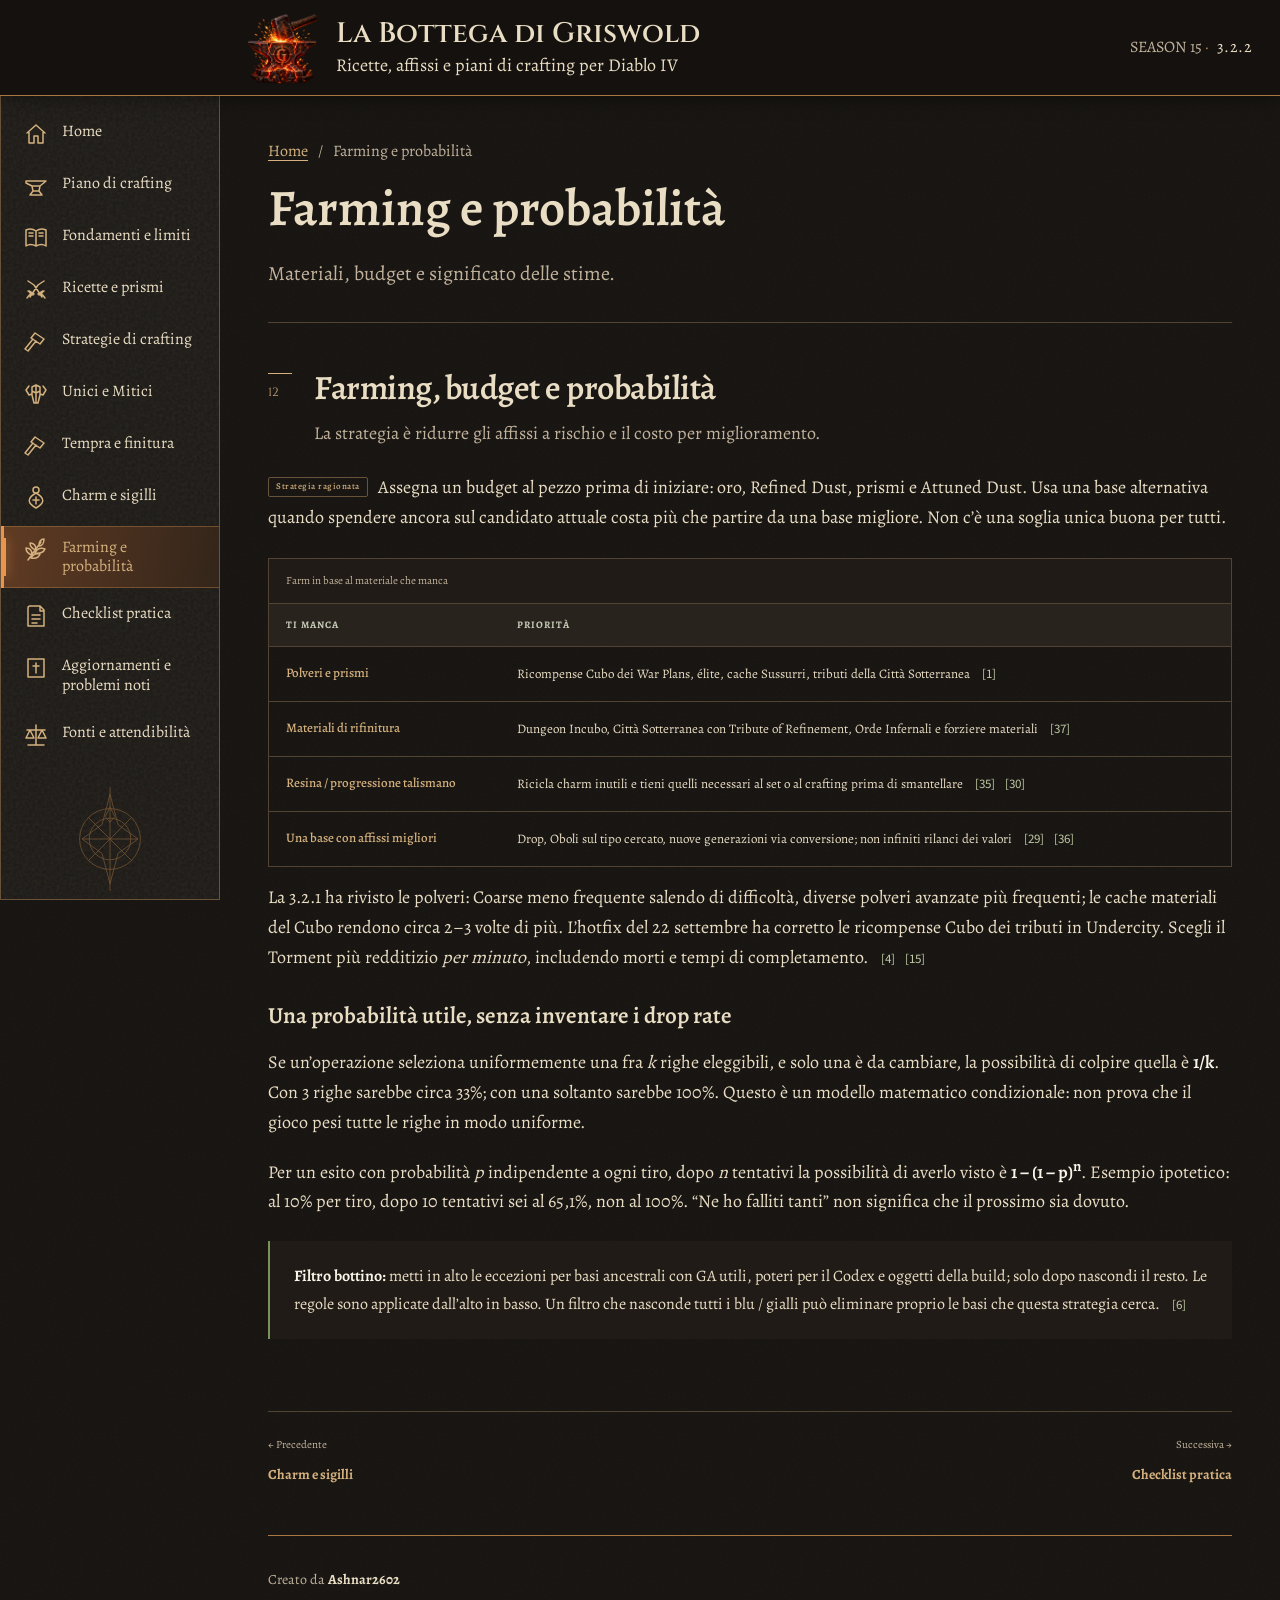
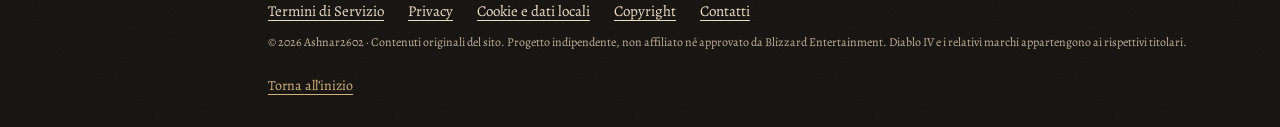
<file: farming.html>
<!doctype html>
<html lang="it"><head><meta charset="utf-8"><meta name="viewport" content="width=device-width, initial-scale=1"><meta name="referrer" content="no-referrer"><meta name="theme-color" content="#15120f"><meta name="description" content="Materiali, budget e significato delle stime. Guida al crafting Diablo IV della Bottega di Griswold."><title>Farming e probabilità | La Bottega di Griswold</title><link rel="icon" type="image/png" sizes="1254x1254" href="assets/griswold-logo.png"><link rel="apple-touch-icon" href="assets/griswold-logo.png"><link rel="stylesheet" href="styles.css"><script src="script.js?v=20261002-art" defer></script><link rel="stylesheet" href="bottega.css?v=20261002-art"><link rel="preload" href="assets/fonts/alegreya.ttf" as="font" type="font/ttf" crossorigin></head>
<body><a class="skip" href="#contenuto">Vai al contenuto</a><header class="topbar"><a class="brand" href="index.html"><img class="brand-logo" src="assets/griswold-logo.png" alt="" width="64" height="64" decoding="async"><span class="brand-text">La Bottega di Griswold<small>Ricette, affissi e piani di crafting per Diablo IV</small></span></a><div class="version"><span>SEASON 15</span><b>3.2.2</b></div><button type="button" class="mobile-nav" aria-expanded="false" aria-controls="indice" aria-label="Menu"><svg class="menu-icon" width="24" height="24" viewBox="0 0 24 24" fill="none" stroke="currentColor" stroke-width="1.5" aria-hidden="true"><path d="M3 6h18M3 12h18M3 18h18"/></svg><span class="menu-label">Menu</span></button></header><div class="layout"><aside id="indice" class="sidebar"><div class="aside-head">MENU DELLA BOTTEGA<span>Guida e strumenti di crafting</span></div><nav aria-label="Menu del sito"><a href="index.html"><svg class="nav-icon" viewBox="0 0 24 24" fill="none" stroke="currentColor" stroke-width="1.5" stroke-linecap="round" stroke-linejoin="round" aria-hidden="true"><path d="m3 11 9-8 9 8M5 10v11h5v-7h4v7h5V10"/></svg><span class="nav-label">Home</span></a><a href="simulatore/"><svg class="nav-icon" viewBox="0 0 24 24" fill="none" stroke="currentColor" stroke-width="1.5" stroke-linecap="round" stroke-linejoin="round" aria-hidden="true"><path d="M2 7h20l-6 5H8L2 9zm6 5 1 5h6l1-5M6 21l3-4m9 4-3-4M6 21h12"/></svg><span class="nav-label">Piano di crafting</span></a><a href="fondamenti.html"><svg class="nav-icon" viewBox="0 0 24 24" fill="none" stroke="currentColor" stroke-width="1.5" stroke-linecap="round" stroke-linejoin="round" aria-hidden="true"><path d="M12 5C8 2 4 3 2 4v16c3-2 6-2 10 0 4-2 7-2 10 0V4c-2-1-6-2-10 1Zm0 0v15M5 7h4M5 10h4m6-3h4m-4 3h4"/></svg><span class="nav-label">Fondamenti e limiti</span></a><a href="ricette.html"><svg class="nav-icon" viewBox="0 0 24 24" fill="none" stroke="currentColor" stroke-width="1.5" stroke-linecap="round" stroke-linejoin="round" aria-hidden="true"><path d="m4 3 6 4 8 12m-4-3 5-3M3 20l4-5m-3-2 5 4M20 3l-6 4L6 19m4-3-5-3m16 7-4-5m3-2-5 4"/></svg><span class="nav-label">Ricette e prismi</span></a><a href="strategie.html"><svg class="nav-icon" viewBox="0 0 24 24" fill="none" stroke="currentColor" stroke-width="1.5" stroke-linecap="round" stroke-linejoin="round" aria-hidden="true"><path d="m11 3 9 6-4 5-9-6zM12 11 4 21l-3-2L9 9"/></svg><span class="nav-label">Strategie di crafting</span></a><a href="unici.html"><svg class="nav-icon" viewBox="0 0 24 24" fill="none" stroke="currentColor" stroke-width="1.5" stroke-linecap="round" stroke-linejoin="round" aria-hidden="true"><path d="M5 4 2 8l3 5 3-1m11-8 3 4-3 5-3-1M8 5l4-2 4 2v8l-2 8h-4l-2-8zm4-2v18M8 9l4 2 4-2"/></svg><span class="nav-label">Unici e Mitici</span></a><a href="finitura.html"><svg class="nav-icon" viewBox="0 0 24 24" fill="none" stroke="currentColor" stroke-width="1.5" stroke-linecap="round" stroke-linejoin="round" aria-hidden="true"><path d="m11 3 9 6-4 5-9-6zM12 11 4 21l-3-2L9 9"/></svg><span class="nav-label">Tempra e finitura</span></a><a href="talismani.html"><svg class="nav-icon" viewBox="0 0 24 24" fill="none" stroke="currentColor" stroke-width="1.5" stroke-linecap="round" stroke-linejoin="round" aria-hidden="true"><path d="M12 7c-9 5-9 10 0 15 9-5 9-10 0-15Zm0-6a3 3 0 0 1 0 6 3 3 0 0 1 0-6Zm0 10v7m-3-4h6"/></svg><span class="nav-label">Charm e sigilli</span></a><a href="farming.html" class="active" aria-current="page"><svg class="nav-icon" viewBox="0 0 24 24" fill="none" stroke="currentColor" stroke-width="1.5" stroke-linecap="round" stroke-linejoin="round" aria-hidden="true"><path d="m4 22 13-18M8 17C2 15 2 12 2 10c4 0 6 2 6 7Zm4-5C6 10 6 7 6 5c4 0 6 3 6 7Zm3-4c0-5 2-7 5-7 0 4-2 7-5 7Zm-4 7c5 1 9-1 10-4-5-2-8 0-10 4Zm-4 5c5 1 8-1 9-4-4-1-7 0-9 4Z"/></svg><span class="nav-label">Farming e probabilità</span></a><a href="checklist.html"><svg class="nav-icon" viewBox="0 0 24 24" fill="none" stroke="currentColor" stroke-width="1.5" stroke-linecap="round" stroke-linejoin="round" aria-hidden="true"><path d="M6 2h10l4 4v16H4V4a2 2 0 0 1 2-2Zm10 0v5h4M8 11h8m-8 4h8m-8 4h5"/></svg><span class="nav-label">Checklist pratica</span></a><a href="aggiornamenti.html"><svg class="nav-icon" viewBox="0 0 24 24" fill="none" stroke="currentColor" stroke-width="1.5" stroke-linecap="round" stroke-linejoin="round" aria-hidden="true"><path d="M4 3h16v18H4zM12 7v10m-3-7h6"/></svg><span class="nav-label">Aggiornamenti e problemi noti</span></a><a href="fonti.html"><svg class="nav-icon" viewBox="0 0 24 24" fill="none" stroke="currentColor" stroke-width="1.5" stroke-linecap="round" stroke-linejoin="round" aria-hidden="true"><path d="M12 2v20M4 22h16M3 7h18M6 7l-4 8h8L6 7Zm12 0-4 8h8l-4-8Z"/></svg><span class="nav-label">Fonti e attendibilità</span></a></nav><svg class="horadric-mark" viewBox="0 0 100 140" fill="none" stroke="currentColor" stroke-width="1" aria-hidden="true"><path d="M50 5v130M15 70h70M50 14l10 38 25 18-25 18-10 38-10-38-25-18 25-18Z"/><circle cx="50" cy="70" r="26"/><circle cx="50" cy="70" r="38"/><path d="m23 43 54 54m0-54-54 54M50 30l6 12-6 7-6-7z"/></svg><div class="aside-footer">VERIFICATO IL<br><strong>02 OTTOBRE 2026</strong><a href="aggiornamenti.html#known-issues"><svg class="nav-icon" viewBox="0 0 24 24" fill="none" stroke="currentColor" stroke-width="1.5" stroke-linecap="round" stroke-linejoin="round" aria-hidden="true"><path d="M12 5C8 2 4 3 2 4v16c3-2 6-2 10 0 4-2 7-2 10 0V4c-2-1-6-2-10 1Zm0 0v15M5 7h4M5 10h4m6-3h4m-4 3h4"/></svg><span class="nav-label">Problemi noti</span></a></div></aside><main id="contenuto"><div class="page-intro"><nav class="breadcrumbs" aria-label="Percorso"><a href="index.html">Home</a><span aria-hidden="true">/</span><span>Farming e probabilità</span></nav><h1>Farming e probabilità</h1><p>Materiali, budget e significato delle stime.</p></div><section id="economia" class="chapter"><div class="chapter-heading"><span class="chapter-num">12</span><div><h2>Farming, budget e probabilità</h2><p class="lead">La strategia è ridurre gli affissi a rischio e il costo per miglioramento.</p></div></div>
<p><span class="label strategy">Strategia ragionata</span> Assegna un budget al pezzo prima di iniziare: oro, Refined Dust, prismi e Attuned Dust. Usa una base alternativa quando spendere ancora sul candidato attuale costa più che partire da una base migliore. Non c’è una soglia unica buona per tutti.</p>
<div class="table-wrap"><table><caption>Farm in base al materiale che manca</caption><thead><tr><th>Ti manca</th><th>Priorità</th></tr></thead><tbody>
<tr><td>Polveri e prismi</td><td>Ricompense Cubo dei War Plans, élite, cache Sussurri, tributi della Città Sotterranea <span class="citations"><a href="https://news.blizzard.com/en-us/article/24267729/prepare-for-the-reckoning-lord-of-hatred-draws-near" target="_blank" rel="noopener noreferrer" title="Blizzard · lancio Lord of Hatred / 3.0.0" aria-label="Fonte 1: Blizzard · lancio Lord of Hatred / 3.0.0">[1]</a></span></td></tr>
<tr><td>Materiali di rifinitura</td><td>Dungeon Incubo, Città Sotterranea con Tribute of Refinement, Orde Infernali e forziere materiali <span class="citations"><a href="https://www.duskforge.gg/d4/guides/crafting/masterworking" target="_blank" rel="noopener noreferrer" title="Duskforge · farming e rifinitura, settembre" aria-label="Fonte 37: Duskforge · farming e rifinitura, settembre">[37]</a></span></td></tr>
<tr><td>Resina / progressione talismano</td><td>Ricicla charm inutili e tieni quelli necessari al set o al crafting prima di smantellare <span class="citations"><a href="https://www.icy-veins.com/d4/guides/horadric-cube-overview/" target="_blank" rel="noopener noreferrer" title="Icy Veins · catalogo storico Cubo" aria-label="Fonte 35: Icy Veins · catalogo storico Cubo">[35]</a><a href="https://www.reddit.com/r/diablo4/comments/1wpa910/im_a_little_confused_on_horadric_cube_recipes_for/" target="_blank" rel="noopener noreferrer" title="r/diablo4 · differenza fra reroll dei talismani" aria-label="Fonte 30: r/diablo4 · differenza fra reroll dei talismani">[30]</a></span></td></tr>
<tr><td>Una base con affissi migliori</td><td>Drop, Oboli sul tipo cercato, nuove generazioni via conversione; non infiniti rilanci dei valori <span class="citations"><a href="https://www.reddit.com/r/diablo4/comments/1ta375u/can_add_affix_be_a_greater_affix/" target="_blank" rel="noopener noreferrer" title="r/diablo4 · affissi aggiunti e GA" aria-label="Fonte 29: r/diablo4 · affissi aggiunti e GA">[29]</a><a href="https://titanquisitor.com/2026/05/02/diablo-iv-horadric-cube-guide-how-to-craft-best-gear/" target="_blank" rel="noopener noreferrer" title="Titanquisitor · esempio documentato di crafting" aria-label="Fonte 36: Titanquisitor · esempio documentato di crafting">[36]</a></span></td></tr>
</tbody></table></div>
<p>La 3.2.1 ha rivisto le polveri: Coarse meno frequente salendo di difficoltà, diverse polveri avanzate più frequenti; le cache materiali del Cubo rendono circa 2–3 volte di più. L’hotfix del 22 settembre ha corretto le ricompense Cubo dei tributi in Undercity. Scegli il Torment più redditizio <em>per minuto</em>, includendo morti e tempi di completamento. <span class="citations"><a href="https://news.blizzard.com/en-us/article/24295394/celebrate-30-years-of-diablo-in-season-of-hell-s-legacy" target="_blank" rel="noopener noreferrer" title="Blizzard · Season 15 e patch 3.2.1" aria-label="Fonte 4: Blizzard · Season 15 e patch 3.2.1">[4]</a><a href="https://us.forums.blizzard.com/en/d4/t/hotfix-4-september-22-2026-321/269298" target="_blank" rel="noopener noreferrer" title="Blizzard · hotfix 22 settembre" aria-label="Fonte 15: Blizzard · hotfix 22 settembre">[15]</a></span></p>
<h3>Una probabilità utile, senza inventare i drop rate</h3><p>Se un’operazione seleziona uniformemente una fra <em>k</em> righe eleggibili, e solo una è da cambiare, la possibilità di colpire quella è <strong>1/k</strong>. Con 3 righe sarebbe circa 33%; con una soltanto sarebbe 100%. Questo è un modello matematico condizionale: non prova che il gioco pesi tutte le righe in modo uniforme.</p>
<p>Per un esito con probabilità <em>p</em> indipendente a ogni tiro, dopo <em>n</em> tentativi la possibilità di averlo visto è <strong>1 − (1 − p)<sup>n</sup></strong>. Esempio ipotetico: al 10% per tiro, dopo 10 tentativi sei al 65,1%, non al 100%. “Ne ho falliti tanti” non significa che il prossimo sia dovuto.</p>
<div class="note"><strong>Filtro bottino:</strong> metti in alto le eccezioni per basi ancestrali con GA utili, poteri per il Codex e oggetti della build; solo dopo nascondi il resto. Le regole sono applicate dall’alto in basso. Un filtro che nasconde tutti i blu / gialli può eliminare proprio le basi che questa strategia cerca. <span class="citations"><a href="https://us.forums.blizzard.com/en/d4/t/diablo-iv-lord-of-hatred-faq-thread/245791" target="_blank" rel="noopener noreferrer" title="Blizzard · FAQ Lord of Hatred" aria-label="Fonte 6: Blizzard · FAQ Lord of Hatred">[6]</a></span></div>
</section><nav class="page-navigation" aria-label="Pagine della guida"><a href="talismani.html"><small>← Precedente</small><strong>Charm e sigilli</strong></a><a href="checklist.html"><small>Successiva →</small><strong>Checklist pratica</strong></a></nav><footer class="site-footer" aria-label="Informazioni sul sito">
<div class="footer-identity"><span class="brand-word">La Bottega di Griswold</span><p>Ricette, affissi e piani di crafting per Diablo IV</p><p>Creato da <strong>Ashnar2602</strong></p></div>
<nav class="footer-links" aria-label="Informazioni legali"><a href="legale.html#termini">Termini di Servizio</a><a href="legale.html#privacy">Privacy</a><a href="legale.html#cookie">Cookie e dati locali</a><a href="legale.html#copyright">Copyright</a><a href="mailto:ashnar.2602@gmail.com">Contatti</a></nav>
<p class="footer-disclaimer">© 2026 Ashnar2602 · Contenuti originali del sito. Progetto indipendente, non affiliato né approvato da Blizzard Entertainment. Diablo IV e i relativi marchi appartengono ai rispettivi titolari.</p>
<a class="footer-top" href="#">Torna all’inizio</a></footer></main></div></body></html>
</file>
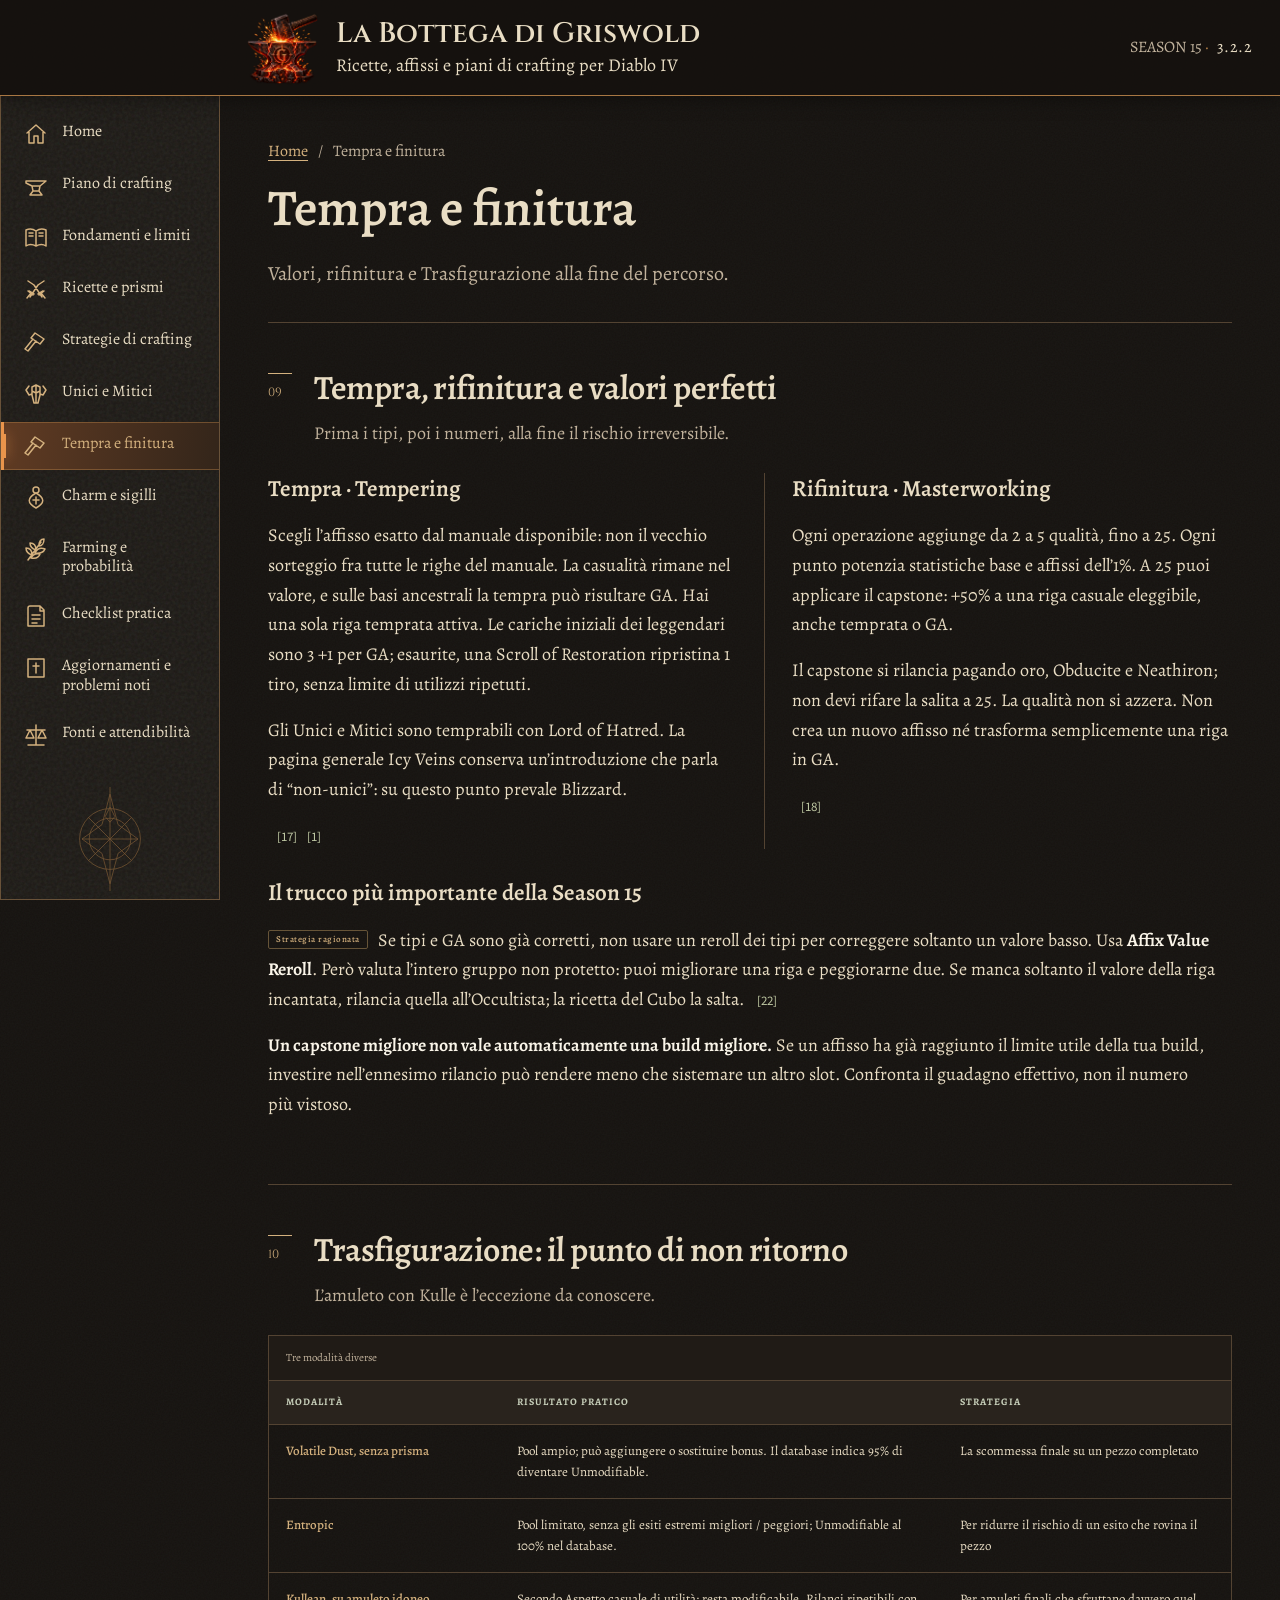
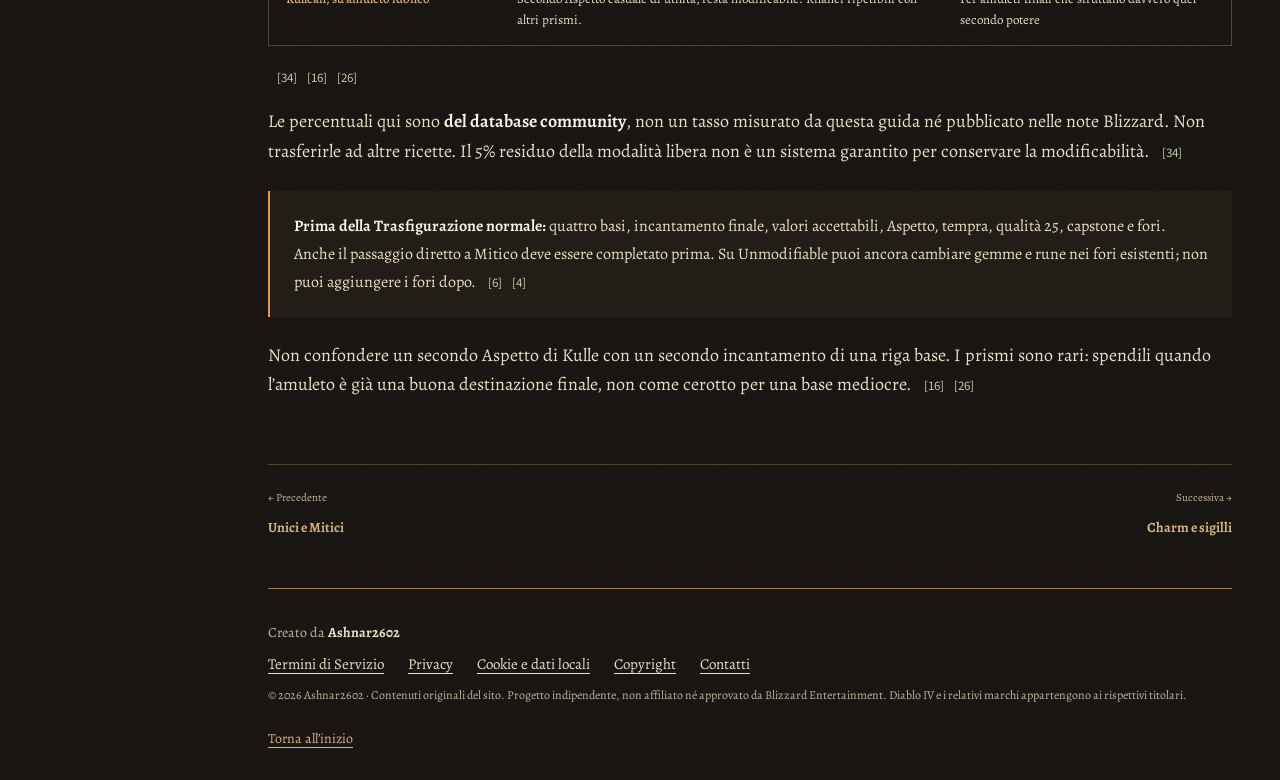
<file: finitura.html>
<!doctype html>
<html lang="it"><head><meta charset="utf-8"><meta name="viewport" content="width=device-width, initial-scale=1"><meta name="referrer" content="no-referrer"><meta name="theme-color" content="#15120f"><meta name="description" content="Valori, rifinitura e Trasfigurazione alla fine del percorso. Guida al crafting Diablo IV della Bottega di Griswold."><title>Tempra e finitura | La Bottega di Griswold</title><link rel="icon" type="image/png" sizes="1254x1254" href="assets/griswold-logo.png"><link rel="apple-touch-icon" href="assets/griswold-logo.png"><link rel="stylesheet" href="styles.css"><script src="script.js?v=20261002-art" defer></script><link rel="stylesheet" href="bottega.css?v=20261002-art"><link rel="preload" href="assets/fonts/alegreya.ttf" as="font" type="font/ttf" crossorigin></head>
<body><a class="skip" href="#contenuto">Vai al contenuto</a><header class="topbar"><a class="brand" href="index.html"><img class="brand-logo" src="assets/griswold-logo.png" alt="" width="64" height="64" decoding="async"><span class="brand-text">La Bottega di Griswold<small>Ricette, affissi e piani di crafting per Diablo IV</small></span></a><div class="version"><span>SEASON 15</span><b>3.2.2</b></div><button type="button" class="mobile-nav" aria-expanded="false" aria-controls="indice" aria-label="Menu"><svg class="menu-icon" width="24" height="24" viewBox="0 0 24 24" fill="none" stroke="currentColor" stroke-width="1.5" aria-hidden="true"><path d="M3 6h18M3 12h18M3 18h18"/></svg><span class="menu-label">Menu</span></button></header><div class="layout"><aside id="indice" class="sidebar"><div class="aside-head">MENU DELLA BOTTEGA<span>Guida e strumenti di crafting</span></div><nav aria-label="Menu del sito"><a href="index.html"><svg class="nav-icon" viewBox="0 0 24 24" fill="none" stroke="currentColor" stroke-width="1.5" stroke-linecap="round" stroke-linejoin="round" aria-hidden="true"><path d="m3 11 9-8 9 8M5 10v11h5v-7h4v7h5V10"/></svg><span class="nav-label">Home</span></a><a href="simulatore/"><svg class="nav-icon" viewBox="0 0 24 24" fill="none" stroke="currentColor" stroke-width="1.5" stroke-linecap="round" stroke-linejoin="round" aria-hidden="true"><path d="M2 7h20l-6 5H8L2 9zm6 5 1 5h6l1-5M6 21l3-4m9 4-3-4M6 21h12"/></svg><span class="nav-label">Piano di crafting</span></a><a href="fondamenti.html"><svg class="nav-icon" viewBox="0 0 24 24" fill="none" stroke="currentColor" stroke-width="1.5" stroke-linecap="round" stroke-linejoin="round" aria-hidden="true"><path d="M12 5C8 2 4 3 2 4v16c3-2 6-2 10 0 4-2 7-2 10 0V4c-2-1-6-2-10 1Zm0 0v15M5 7h4M5 10h4m6-3h4m-4 3h4"/></svg><span class="nav-label">Fondamenti e limiti</span></a><a href="ricette.html"><svg class="nav-icon" viewBox="0 0 24 24" fill="none" stroke="currentColor" stroke-width="1.5" stroke-linecap="round" stroke-linejoin="round" aria-hidden="true"><path d="m4 3 6 4 8 12m-4-3 5-3M3 20l4-5m-3-2 5 4M20 3l-6 4L6 19m4-3-5-3m16 7-4-5m3-2-5 4"/></svg><span class="nav-label">Ricette e prismi</span></a><a href="strategie.html"><svg class="nav-icon" viewBox="0 0 24 24" fill="none" stroke="currentColor" stroke-width="1.5" stroke-linecap="round" stroke-linejoin="round" aria-hidden="true"><path d="m11 3 9 6-4 5-9-6zM12 11 4 21l-3-2L9 9"/></svg><span class="nav-label">Strategie di crafting</span></a><a href="unici.html"><svg class="nav-icon" viewBox="0 0 24 24" fill="none" stroke="currentColor" stroke-width="1.5" stroke-linecap="round" stroke-linejoin="round" aria-hidden="true"><path d="M5 4 2 8l3 5 3-1m11-8 3 4-3 5-3-1M8 5l4-2 4 2v8l-2 8h-4l-2-8zm4-2v18M8 9l4 2 4-2"/></svg><span class="nav-label">Unici e Mitici</span></a><a href="finitura.html" class="active" aria-current="page"><svg class="nav-icon" viewBox="0 0 24 24" fill="none" stroke="currentColor" stroke-width="1.5" stroke-linecap="round" stroke-linejoin="round" aria-hidden="true"><path d="m11 3 9 6-4 5-9-6zM12 11 4 21l-3-2L9 9"/></svg><span class="nav-label">Tempra e finitura</span></a><a href="talismani.html"><svg class="nav-icon" viewBox="0 0 24 24" fill="none" stroke="currentColor" stroke-width="1.5" stroke-linecap="round" stroke-linejoin="round" aria-hidden="true"><path d="M12 7c-9 5-9 10 0 15 9-5 9-10 0-15Zm0-6a3 3 0 0 1 0 6 3 3 0 0 1 0-6Zm0 10v7m-3-4h6"/></svg><span class="nav-label">Charm e sigilli</span></a><a href="farming.html"><svg class="nav-icon" viewBox="0 0 24 24" fill="none" stroke="currentColor" stroke-width="1.5" stroke-linecap="round" stroke-linejoin="round" aria-hidden="true"><path d="m4 22 13-18M8 17C2 15 2 12 2 10c4 0 6 2 6 7Zm4-5C6 10 6 7 6 5c4 0 6 3 6 7Zm3-4c0-5 2-7 5-7 0 4-2 7-5 7Zm-4 7c5 1 9-1 10-4-5-2-8 0-10 4Zm-4 5c5 1 8-1 9-4-4-1-7 0-9 4Z"/></svg><span class="nav-label">Farming e probabilità</span></a><a href="checklist.html"><svg class="nav-icon" viewBox="0 0 24 24" fill="none" stroke="currentColor" stroke-width="1.5" stroke-linecap="round" stroke-linejoin="round" aria-hidden="true"><path d="M6 2h10l4 4v16H4V4a2 2 0 0 1 2-2Zm10 0v5h4M8 11h8m-8 4h8m-8 4h5"/></svg><span class="nav-label">Checklist pratica</span></a><a href="aggiornamenti.html"><svg class="nav-icon" viewBox="0 0 24 24" fill="none" stroke="currentColor" stroke-width="1.5" stroke-linecap="round" stroke-linejoin="round" aria-hidden="true"><path d="M4 3h16v18H4zM12 7v10m-3-7h6"/></svg><span class="nav-label">Aggiornamenti e problemi noti</span></a><a href="fonti.html"><svg class="nav-icon" viewBox="0 0 24 24" fill="none" stroke="currentColor" stroke-width="1.5" stroke-linecap="round" stroke-linejoin="round" aria-hidden="true"><path d="M12 2v20M4 22h16M3 7h18M6 7l-4 8h8L6 7Zm12 0-4 8h8l-4-8Z"/></svg><span class="nav-label">Fonti e attendibilità</span></a></nav><svg class="horadric-mark" viewBox="0 0 100 140" fill="none" stroke="currentColor" stroke-width="1" aria-hidden="true"><path d="M50 5v130M15 70h70M50 14l10 38 25 18-25 18-10 38-10-38-25-18 25-18Z"/><circle cx="50" cy="70" r="26"/><circle cx="50" cy="70" r="38"/><path d="m23 43 54 54m0-54-54 54M50 30l6 12-6 7-6-7z"/></svg><div class="aside-footer">VERIFICATO IL<br><strong>02 OTTOBRE 2026</strong><a href="aggiornamenti.html#known-issues"><svg class="nav-icon" viewBox="0 0 24 24" fill="none" stroke="currentColor" stroke-width="1.5" stroke-linecap="round" stroke-linejoin="round" aria-hidden="true"><path d="M12 5C8 2 4 3 2 4v16c3-2 6-2 10 0 4-2 7-2 10 0V4c-2-1-6-2-10 1Zm0 0v15M5 7h4M5 10h4m6-3h4m-4 3h4"/></svg><span class="nav-label">Problemi noti</span></a></div></aside><main id="contenuto"><div class="page-intro"><nav class="breadcrumbs" aria-label="Percorso"><a href="index.html">Home</a><span aria-hidden="true">/</span><span>Tempra e finitura</span></nav><h1>Tempra e finitura</h1><p>Valori, rifinitura e Trasfigurazione alla fine del percorso.</p></div><section id="finitura" class="chapter"><div class="chapter-heading"><span class="chapter-num">09</span><div><h2>Tempra, rifinitura e valori perfetti</h2><p class="lead">Prima i tipi, poi i numeri, alla fine il rischio irreversibile.</p></div></div>
<div class="two-col"><article><h3>Tempra · Tempering</h3><p>Scegli l’affisso esatto dal manuale disponibile: non il vecchio sorteggio fra tutte le righe del manuale. La casualità rimane nel valore, e sulle basi ancestrali la tempra può risultare GA. Hai una sola riga temprata attiva. Le cariche iniziali dei leggendari sono 3 +1 per GA; esaurite, una Scroll of Restoration ripristina 1 tiro, senza limite di utilizzi ripetuti.</p><p>Gli Unici e Mitici sono temprabili con Lord of Hatred. La pagina generale Icy Veins conserva un’introduzione che parla di “non-unici”: su questo punto prevale Blizzard.</p><span class="citations"><a href="https://www.icy-veins.com/d4/guides/tempering-guide/" target="_blank" rel="noopener noreferrer" title="Icy Veins · tempra, Season 15" aria-label="Fonte 17: Icy Veins · tempra, Season 15">[17]</a><a href="https://news.blizzard.com/en-us/article/24267729/prepare-for-the-reckoning-lord-of-hatred-draws-near" target="_blank" rel="noopener noreferrer" title="Blizzard · lancio Lord of Hatred / 3.0.0" aria-label="Fonte 1: Blizzard · lancio Lord of Hatred / 3.0.0">[1]</a></span></article><article><h3>Rifinitura · Masterworking</h3><p>Ogni operazione aggiunge da 2 a 5 qualità, fino a 25. Ogni punto potenzia statistiche base e affissi dell’1%. A 25 puoi applicare il capstone: +50% a una riga casuale eleggibile, anche temprata o GA.</p><p>Il capstone si rilancia pagando oro, Obducite e Neathiron; non devi rifare la salita a 25. La qualità non si azzera. Non crea un nuovo affisso né trasforma semplicemente una riga in GA.</p><span class="citations"><a href="https://www.icy-veins.com/d4/guides/masterworking-guide/" target="_blank" rel="noopener noreferrer" title="Icy Veins · rifinitura, Season 15" aria-label="Fonte 18: Icy Veins · rifinitura, Season 15">[18]</a></span></article></div>
<h3>Il trucco più importante della Season 15</h3><p><span class="label strategy">Strategia ragionata</span> Se tipi e GA sono già corretti, non usare un reroll dei tipi per correggere soltanto un valore basso. Usa <strong>Affix Value Reroll</strong>. Però valuta l’intero gruppo non protetto: puoi migliorare una riga e peggiorarne due. Se manca soltanto il valore della riga incantata, rilancia quella all’Occultista; la ricetta del Cubo la salta. <span class="citations"><a href="https://d4guides.gg/en/database/horadric-cube/affix-value-reroll" target="_blank" rel="noopener noreferrer" title="D4Guides · Affix Value Reroll" aria-label="Fonte 22: D4Guides · Affix Value Reroll">[22]</a></span></p>
<p><strong>Un capstone migliore non vale automaticamente una build migliore.</strong> Se un affisso ha già raggiunto il limite utile della tua build, investire nell’ennesimo rilancio può rendere meno che sistemare un altro slot. Confronta il guadagno effettivo, non il numero più vistoso.</p>
</section><section id="trasfigurazione" class="chapter"><div class="chapter-heading"><span class="chapter-num">10</span><div><h2>Trasfigurazione: il punto di non ritorno</h2><p class="lead">L’amuleto con Kulle è l’eccezione da conoscere.</p></div></div>
<div class="table-wrap"><table><caption>Tre modalità diverse</caption><thead><tr><th>Modalità</th><th>Risultato pratico</th><th>Strategia</th></tr></thead><tbody>
<tr><td>Volatile Dust, senza prisma</td><td>Pool ampio; può aggiungere o sostituire bonus. Il database indica 95% di diventare Unmodifiable.</td><td>La scommessa finale su un pezzo completato</td></tr>
<tr><td>Entropic</td><td>Pool limitato, senza gli esiti estremi migliori / peggiori; Unmodifiable al 100% nel database.</td><td>Per ridurre il rischio di un esito che rovina il pezzo</td></tr>
<tr><td>Kullean, su amuleto idoneo</td><td>Secondo Aspetto casuale di utilità; resta modificabile. Rilanci ripetibili con altri prismi.</td><td>Per amuleti finali che sfruttano davvero quel secondo potere</td></tr>
</tbody></table></div><span class="citations"><a href="https://d4guides.gg/en/horadric-cube" target="_blank" rel="noopener noreferrer" title="D4Guides · catalogo Cubo e Trasfigurazione" aria-label="Fonte 34: D4Guides · catalogo Cubo e Trasfigurazione">[34]</a><a href="https://mobalytics.gg/diablo-4/guides/d4-horadric-cube-crafting" target="_blank" rel="noopener noreferrer" title="Mobalytics · guida Cubo, 15 settembre" aria-label="Fonte 16: Mobalytics · guida Cubo, 15 settembre">[16]</a><a href="https://us.forums.blizzard.com/en/d4/t/question-about-greater-affix/258287" target="_blank" rel="noopener noreferrer" title="Forum Blizzard · GA e blocco tramite incantamento" aria-label="Fonte 26: Forum Blizzard · GA e blocco tramite incantamento">[26]</a></span>
<p>Le percentuali qui sono <strong>del database community</strong>, non un tasso misurato da questa guida né pubblicato nelle note Blizzard. Non trasferirle ad altre ricette. Il 5% residuo della modalità libera non è un sistema garantito per conservare la modificabilità. <span class="citations"><a href="https://d4guides.gg/en/horadric-cube" target="_blank" rel="noopener noreferrer" title="D4Guides · catalogo Cubo e Trasfigurazione" aria-label="Fonte 34: D4Guides · catalogo Cubo e Trasfigurazione">[34]</a></span></p>
<div class="note warning"><strong>Prima della Trasfigurazione normale:</strong> quattro basi, incantamento finale, valori accettabili, Aspetto, tempra, qualità 25, capstone e fori. Anche il passaggio diretto a Mitico deve essere completato prima. Su Unmodifiable puoi ancora cambiare gemme e rune nei fori esistenti; non puoi aggiungere i fori dopo. <span class="citations"><a href="https://us.forums.blizzard.com/en/d4/t/diablo-iv-lord-of-hatred-faq-thread/245791" target="_blank" rel="noopener noreferrer" title="Blizzard · FAQ Lord of Hatred" aria-label="Fonte 6: Blizzard · FAQ Lord of Hatred">[6]</a><a href="https://news.blizzard.com/en-us/article/24295394/celebrate-30-years-of-diablo-in-season-of-hell-s-legacy" target="_blank" rel="noopener noreferrer" title="Blizzard · Season 15 e patch 3.2.1" aria-label="Fonte 4: Blizzard · Season 15 e patch 3.2.1">[4]</a></span></div>
<p>Non confondere un secondo Aspetto di Kulle con un secondo incantamento di una riga base. I prismi sono rari: spendili quando l’amuleto è già una buona destinazione finale, non come cerotto per una base mediocre. <span class="citations"><a href="https://mobalytics.gg/diablo-4/guides/d4-horadric-cube-crafting" target="_blank" rel="noopener noreferrer" title="Mobalytics · guida Cubo, 15 settembre" aria-label="Fonte 16: Mobalytics · guida Cubo, 15 settembre">[16]</a><a href="https://us.forums.blizzard.com/en/d4/t/question-about-greater-affix/258287" target="_blank" rel="noopener noreferrer" title="Forum Blizzard · GA e blocco tramite incantamento" aria-label="Fonte 26: Forum Blizzard · GA e blocco tramite incantamento">[26]</a></span></p>
</section><nav class="page-navigation" aria-label="Pagine della guida"><a href="unici.html"><small>← Precedente</small><strong>Unici e Mitici</strong></a><a href="talismani.html"><small>Successiva →</small><strong>Charm e sigilli</strong></a></nav><footer class="site-footer" aria-label="Informazioni sul sito">
<div class="footer-identity"><span class="brand-word">La Bottega di Griswold</span><p>Ricette, affissi e piani di crafting per Diablo IV</p><p>Creato da <strong>Ashnar2602</strong></p></div>
<nav class="footer-links" aria-label="Informazioni legali"><a href="legale.html#termini">Termini di Servizio</a><a href="legale.html#privacy">Privacy</a><a href="legale.html#cookie">Cookie e dati locali</a><a href="legale.html#copyright">Copyright</a><a href="mailto:ashnar.2602@gmail.com">Contatti</a></nav>
<p class="footer-disclaimer">© 2026 Ashnar2602 · Contenuti originali del sito. Progetto indipendente, non affiliato né approvato da Blizzard Entertainment. Diablo IV e i relativi marchi appartengono ai rispettivi titolari.</p>
<a class="footer-top" href="#">Torna all’inizio</a></footer></main></div></body></html>
</file>
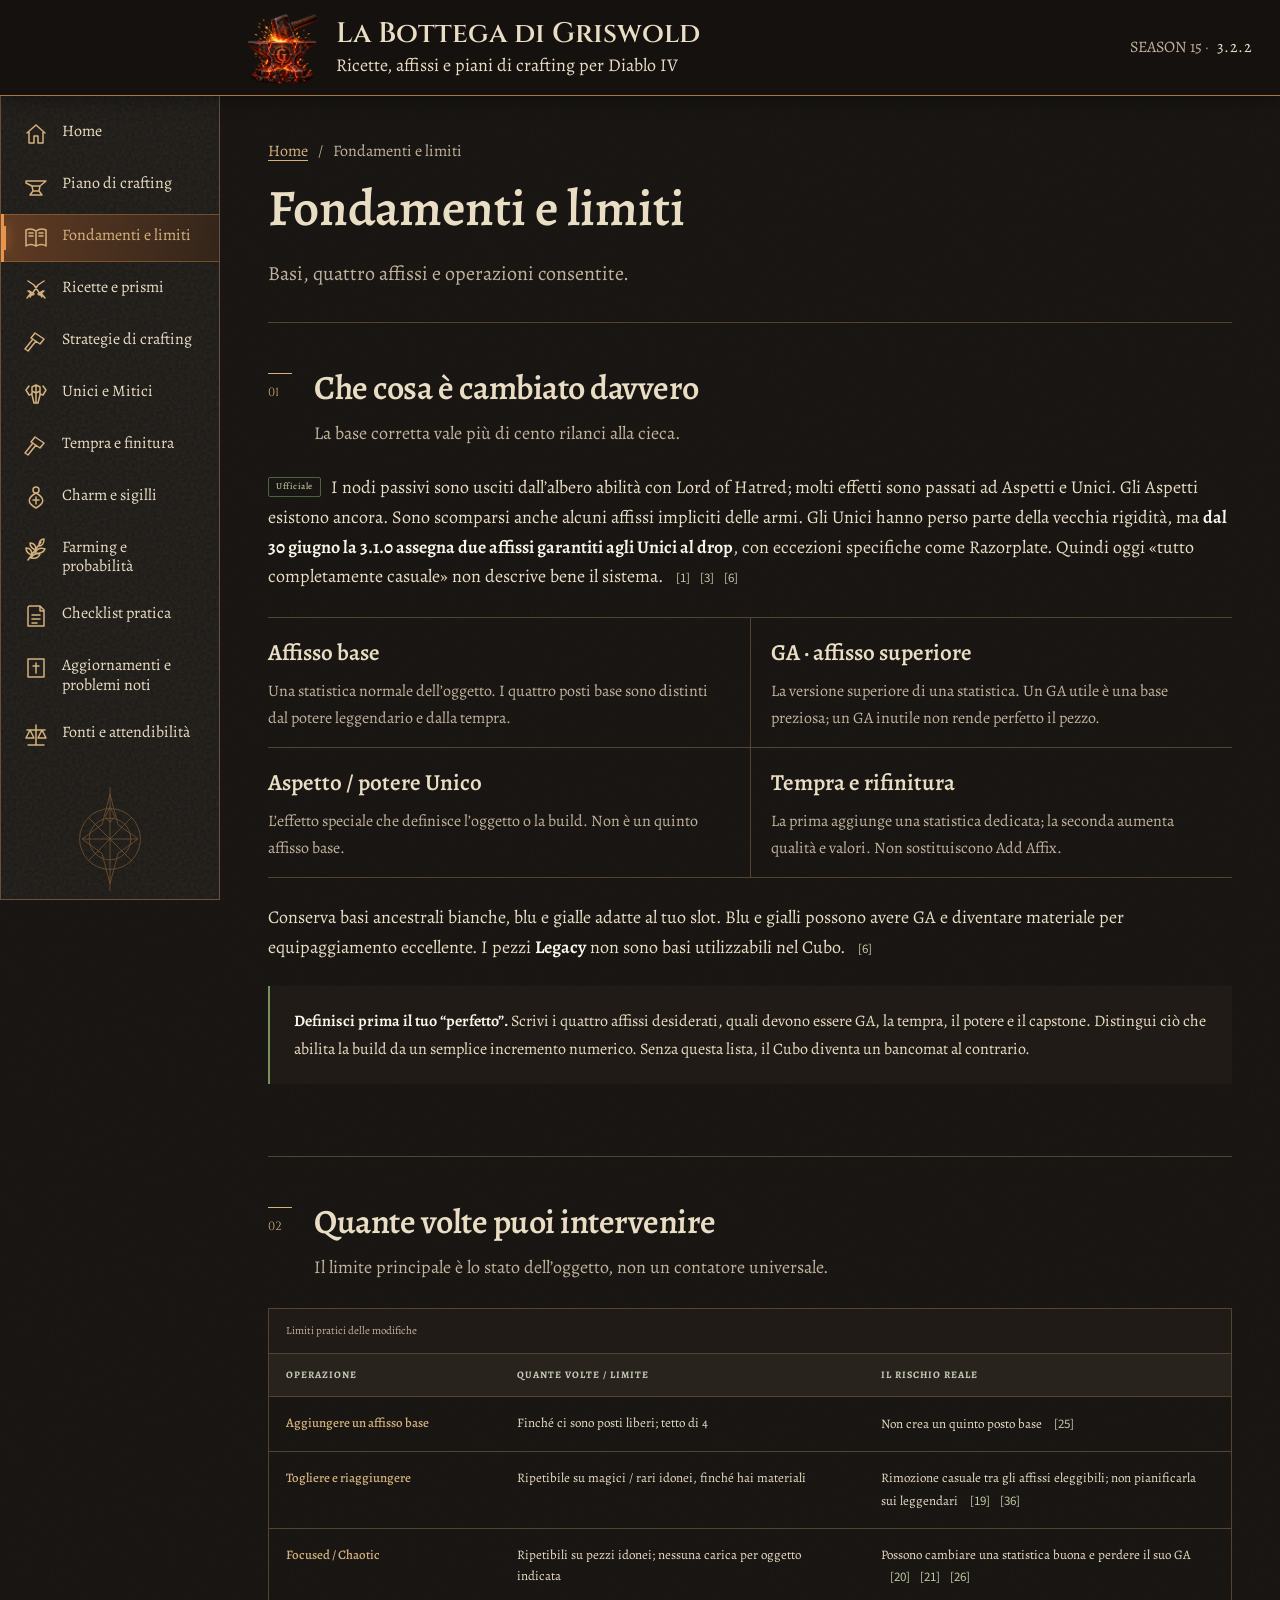
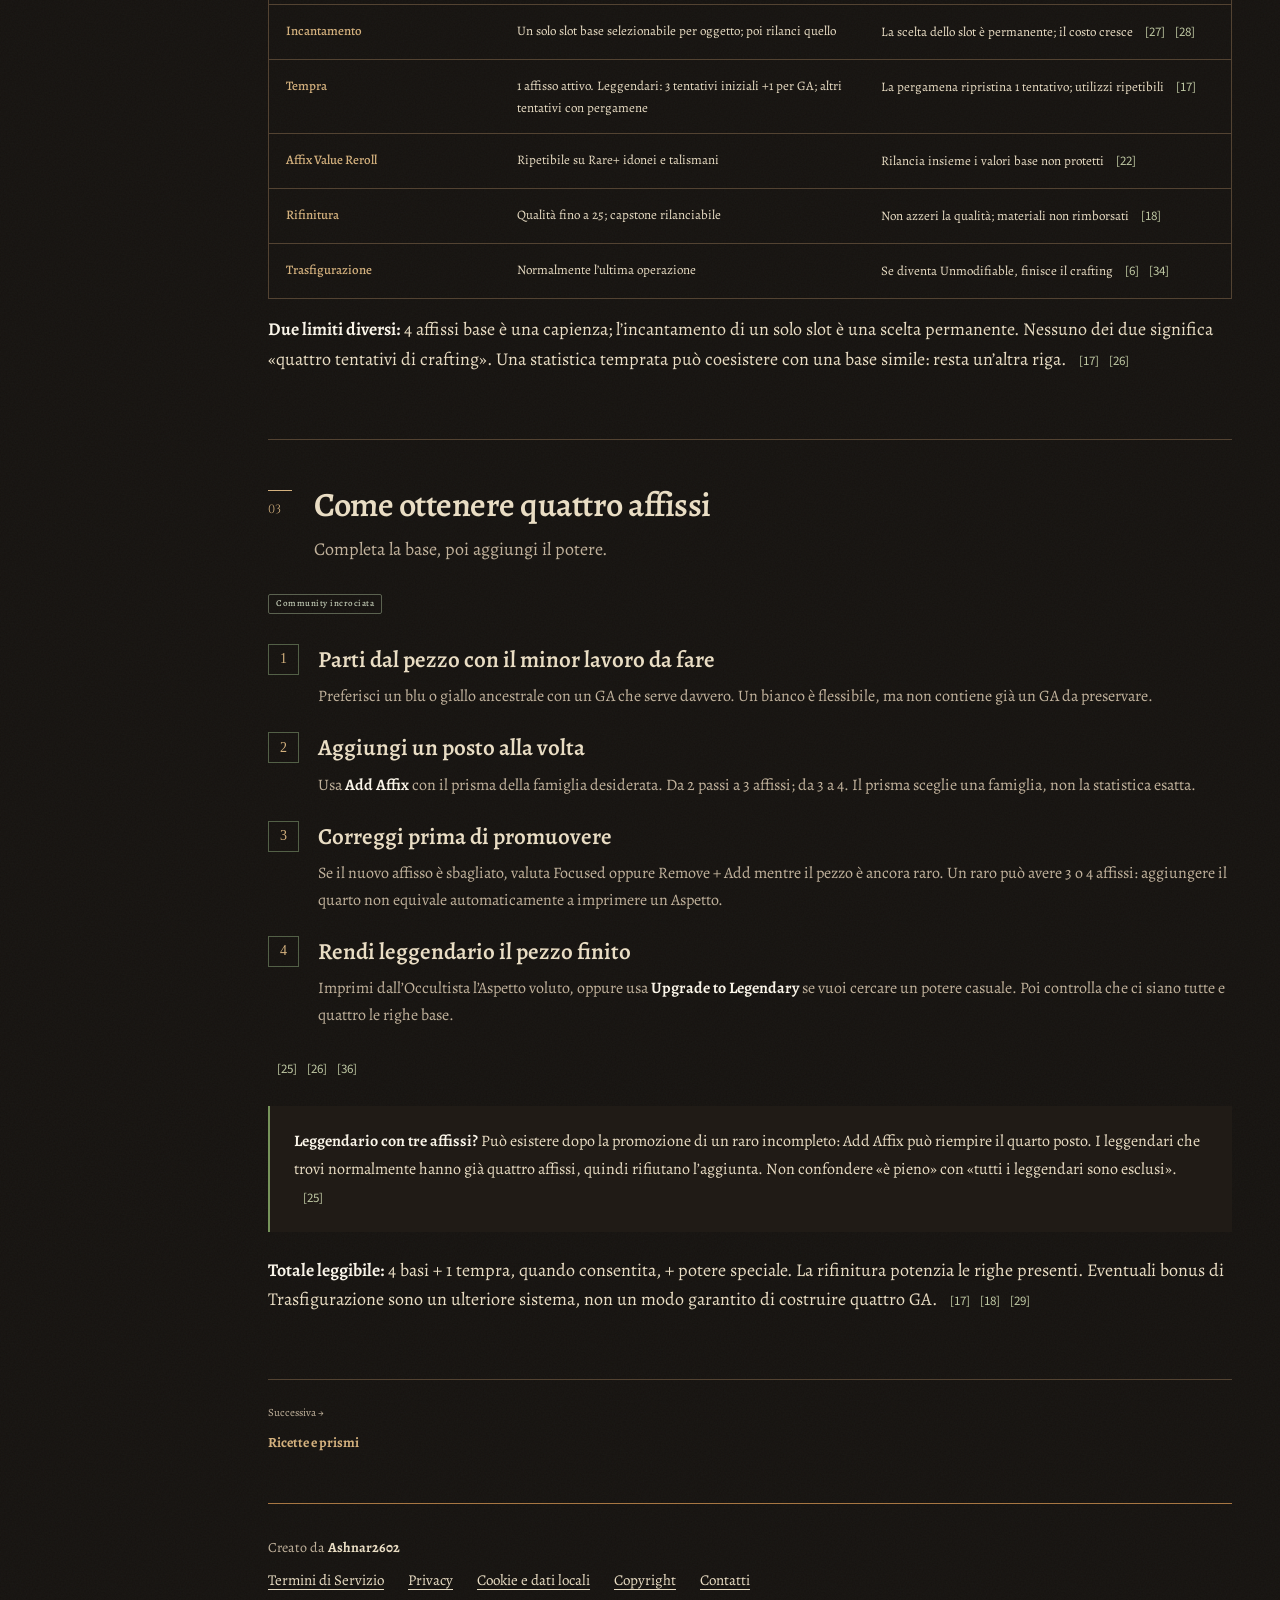
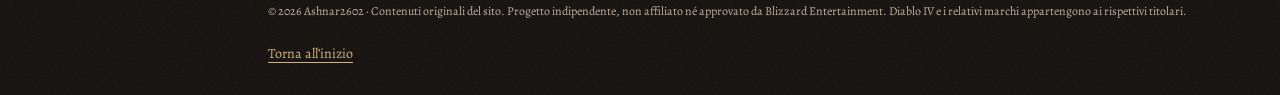
<file: fondamenti.html>
<!doctype html>
<html lang="it"><head><meta charset="utf-8"><meta name="viewport" content="width=device-width, initial-scale=1"><meta name="referrer" content="no-referrer"><meta name="theme-color" content="#15120f"><meta name="description" content="Basi, quattro affissi e operazioni consentite. Guida al crafting Diablo IV della Bottega di Griswold."><title>Fondamenti e limiti | La Bottega di Griswold</title><link rel="icon" type="image/png" sizes="1254x1254" href="assets/griswold-logo.png"><link rel="apple-touch-icon" href="assets/griswold-logo.png"><link rel="stylesheet" href="styles.css"><script src="script.js?v=20261002-art" defer></script><link rel="stylesheet" href="bottega.css?v=20261002-art"><link rel="preload" href="assets/fonts/alegreya.ttf" as="font" type="font/ttf" crossorigin></head>
<body><a class="skip" href="#contenuto">Vai al contenuto</a><header class="topbar"><a class="brand" href="index.html"><img class="brand-logo" src="assets/griswold-logo.png" alt="" width="64" height="64" decoding="async"><span class="brand-text">La Bottega di Griswold<small>Ricette, affissi e piani di crafting per Diablo IV</small></span></a><div class="version"><span>SEASON 15</span><b>3.2.2</b></div><button type="button" class="mobile-nav" aria-expanded="false" aria-controls="indice" aria-label="Menu"><svg class="menu-icon" width="24" height="24" viewBox="0 0 24 24" fill="none" stroke="currentColor" stroke-width="1.5" aria-hidden="true"><path d="M3 6h18M3 12h18M3 18h18"/></svg><span class="menu-label">Menu</span></button></header><div class="layout"><aside id="indice" class="sidebar"><div class="aside-head">MENU DELLA BOTTEGA<span>Guida e strumenti di crafting</span></div><nav aria-label="Menu del sito"><a href="index.html"><svg class="nav-icon" viewBox="0 0 24 24" fill="none" stroke="currentColor" stroke-width="1.5" stroke-linecap="round" stroke-linejoin="round" aria-hidden="true"><path d="m3 11 9-8 9 8M5 10v11h5v-7h4v7h5V10"/></svg><span class="nav-label">Home</span></a><a href="simulatore/"><svg class="nav-icon" viewBox="0 0 24 24" fill="none" stroke="currentColor" stroke-width="1.5" stroke-linecap="round" stroke-linejoin="round" aria-hidden="true"><path d="M2 7h20l-6 5H8L2 9zm6 5 1 5h6l1-5M6 21l3-4m9 4-3-4M6 21h12"/></svg><span class="nav-label">Piano di crafting</span></a><a href="fondamenti.html" class="active" aria-current="page"><svg class="nav-icon" viewBox="0 0 24 24" fill="none" stroke="currentColor" stroke-width="1.5" stroke-linecap="round" stroke-linejoin="round" aria-hidden="true"><path d="M12 5C8 2 4 3 2 4v16c3-2 6-2 10 0 4-2 7-2 10 0V4c-2-1-6-2-10 1Zm0 0v15M5 7h4M5 10h4m6-3h4m-4 3h4"/></svg><span class="nav-label">Fondamenti e limiti</span></a><a href="ricette.html"><svg class="nav-icon" viewBox="0 0 24 24" fill="none" stroke="currentColor" stroke-width="1.5" stroke-linecap="round" stroke-linejoin="round" aria-hidden="true"><path d="m4 3 6 4 8 12m-4-3 5-3M3 20l4-5m-3-2 5 4M20 3l-6 4L6 19m4-3-5-3m16 7-4-5m3-2-5 4"/></svg><span class="nav-label">Ricette e prismi</span></a><a href="strategie.html"><svg class="nav-icon" viewBox="0 0 24 24" fill="none" stroke="currentColor" stroke-width="1.5" stroke-linecap="round" stroke-linejoin="round" aria-hidden="true"><path d="m11 3 9 6-4 5-9-6zM12 11 4 21l-3-2L9 9"/></svg><span class="nav-label">Strategie di crafting</span></a><a href="unici.html"><svg class="nav-icon" viewBox="0 0 24 24" fill="none" stroke="currentColor" stroke-width="1.5" stroke-linecap="round" stroke-linejoin="round" aria-hidden="true"><path d="M5 4 2 8l3 5 3-1m11-8 3 4-3 5-3-1M8 5l4-2 4 2v8l-2 8h-4l-2-8zm4-2v18M8 9l4 2 4-2"/></svg><span class="nav-label">Unici e Mitici</span></a><a href="finitura.html"><svg class="nav-icon" viewBox="0 0 24 24" fill="none" stroke="currentColor" stroke-width="1.5" stroke-linecap="round" stroke-linejoin="round" aria-hidden="true"><path d="m11 3 9 6-4 5-9-6zM12 11 4 21l-3-2L9 9"/></svg><span class="nav-label">Tempra e finitura</span></a><a href="talismani.html"><svg class="nav-icon" viewBox="0 0 24 24" fill="none" stroke="currentColor" stroke-width="1.5" stroke-linecap="round" stroke-linejoin="round" aria-hidden="true"><path d="M12 7c-9 5-9 10 0 15 9-5 9-10 0-15Zm0-6a3 3 0 0 1 0 6 3 3 0 0 1 0-6Zm0 10v7m-3-4h6"/></svg><span class="nav-label">Charm e sigilli</span></a><a href="farming.html"><svg class="nav-icon" viewBox="0 0 24 24" fill="none" stroke="currentColor" stroke-width="1.5" stroke-linecap="round" stroke-linejoin="round" aria-hidden="true"><path d="m4 22 13-18M8 17C2 15 2 12 2 10c4 0 6 2 6 7Zm4-5C6 10 6 7 6 5c4 0 6 3 6 7Zm3-4c0-5 2-7 5-7 0 4-2 7-5 7Zm-4 7c5 1 9-1 10-4-5-2-8 0-10 4Zm-4 5c5 1 8-1 9-4-4-1-7 0-9 4Z"/></svg><span class="nav-label">Farming e probabilità</span></a><a href="checklist.html"><svg class="nav-icon" viewBox="0 0 24 24" fill="none" stroke="currentColor" stroke-width="1.5" stroke-linecap="round" stroke-linejoin="round" aria-hidden="true"><path d="M6 2h10l4 4v16H4V4a2 2 0 0 1 2-2Zm10 0v5h4M8 11h8m-8 4h8m-8 4h5"/></svg><span class="nav-label">Checklist pratica</span></a><a href="aggiornamenti.html"><svg class="nav-icon" viewBox="0 0 24 24" fill="none" stroke="currentColor" stroke-width="1.5" stroke-linecap="round" stroke-linejoin="round" aria-hidden="true"><path d="M4 3h16v18H4zM12 7v10m-3-7h6"/></svg><span class="nav-label">Aggiornamenti e problemi noti</span></a><a href="fonti.html"><svg class="nav-icon" viewBox="0 0 24 24" fill="none" stroke="currentColor" stroke-width="1.5" stroke-linecap="round" stroke-linejoin="round" aria-hidden="true"><path d="M12 2v20M4 22h16M3 7h18M6 7l-4 8h8L6 7Zm12 0-4 8h8l-4-8Z"/></svg><span class="nav-label">Fonti e attendibilità</span></a></nav><svg class="horadric-mark" viewBox="0 0 100 140" fill="none" stroke="currentColor" stroke-width="1" aria-hidden="true"><path d="M50 5v130M15 70h70M50 14l10 38 25 18-25 18-10 38-10-38-25-18 25-18Z"/><circle cx="50" cy="70" r="26"/><circle cx="50" cy="70" r="38"/><path d="m23 43 54 54m0-54-54 54M50 30l6 12-6 7-6-7z"/></svg><div class="aside-footer">VERIFICATO IL<br><strong>02 OTTOBRE 2026</strong><a href="aggiornamenti.html#known-issues"><svg class="nav-icon" viewBox="0 0 24 24" fill="none" stroke="currentColor" stroke-width="1.5" stroke-linecap="round" stroke-linejoin="round" aria-hidden="true"><path d="M12 5C8 2 4 3 2 4v16c3-2 6-2 10 0 4-2 7-2 10 0V4c-2-1-6-2-10 1Zm0 0v15M5 7h4M5 10h4m6-3h4m-4 3h4"/></svg><span class="nav-label">Problemi noti</span></a></div></aside><main id="contenuto"><div class="page-intro"><nav class="breadcrumbs" aria-label="Percorso"><a href="index.html">Home</a><span aria-hidden="true">/</span><span>Fondamenti e limiti</span></nav><h1>Fondamenti e limiti</h1><p>Basi, quattro affissi e operazioni consentite.</p></div><section id="fondamenti" class="chapter"><div class="chapter-heading"><span class="chapter-num">01</span><div><h2>Che cosa è cambiato davvero</h2><p class="lead">La base corretta vale più di cento rilanci alla cieca.</p></div></div>
<p><span class="label official">Ufficiale</span> I nodi passivi sono usciti dall’albero abilità con Lord of Hatred; molti effetti sono passati ad Aspetti e Unici. Gli Aspetti esistono ancora. Sono scomparsi anche alcuni affissi impliciti delle armi. Gli Unici hanno perso parte della vecchia rigidità, ma <strong>dal 30 giugno la 3.1.0 assegna due affissi garantiti agli Unici al drop</strong>, con eccezioni specifiche come Razorplate. Quindi oggi «tutto completamente casuale» non descrive bene il sistema. <span class="citations"><a href="https://news.blizzard.com/en-us/article/24267729/prepare-for-the-reckoning-lord-of-hatred-draws-near" target="_blank" rel="noopener noreferrer" title="Blizzard · lancio Lord of Hatred / 3.0.0" aria-label="Fonte 1: Blizzard · lancio Lord of Hatred / 3.0.0">[1]</a><a href="https://news.blizzard.com/en-us/article/24287406/diablo-iv-patch-notes-3-1" target="_blank" rel="noopener noreferrer" title="Blizzard · archivio patch 3.1" aria-label="Fonte 3: Blizzard · archivio patch 3.1">[3]</a><a href="https://us.forums.blizzard.com/en/d4/t/diablo-iv-lord-of-hatred-faq-thread/245791" target="_blank" rel="noopener noreferrer" title="Blizzard · FAQ Lord of Hatred" aria-label="Fonte 6: Blizzard · FAQ Lord of Hatred">[6]</a></span></p>
<div class="definition-grid"><div><h3>Affisso base</h3><p>Una statistica normale dell’oggetto. I quattro posti base sono distinti dal potere leggendario e dalla tempra.</p></div><div><h3>GA · affisso superiore</h3><p>La versione superiore di una statistica. Un GA utile è una base preziosa; un GA inutile non rende perfetto il pezzo.</p></div><div><h3>Aspetto / potere Unico</h3><p>L’effetto speciale che definisce l’oggetto o la build. Non è un quinto affisso base.</p></div><div><h3>Tempra e rifinitura</h3><p>La prima aggiunge una statistica dedicata; la seconda aumenta qualità e valori. Non sostituiscono Add Affix.</p></div></div>
<p>Conserva basi ancestrali bianche, blu e gialle adatte al tuo slot. Blu e gialli possono avere GA e diventare materiale per equipaggiamento eccellente. I pezzi <strong>Legacy</strong> non sono basi utilizzabili nel Cubo. <span class="citations"><a href="https://us.forums.blizzard.com/en/d4/t/diablo-iv-lord-of-hatred-faq-thread/245791" target="_blank" rel="noopener noreferrer" title="Blizzard · FAQ Lord of Hatred" aria-label="Fonte 6: Blizzard · FAQ Lord of Hatred">[6]</a></span></p>
<div class="note"><strong>Definisci prima il tuo “perfetto”.</strong> Scrivi i quattro affissi desiderati, quali devono essere GA, la tempra, il potere e il capstone. Distingui ciò che abilita la build da un semplice incremento numerico. Senza questa lista, il Cubo diventa un bancomat al contrario.</div>
</section><section id="limiti" class="chapter"><div class="chapter-heading"><span class="chapter-num">02</span><div><h2>Quante volte puoi intervenire</h2><p class="lead">Il limite principale è lo stato dell’oggetto, non un contatore universale.</p></div></div>
<div class="table-wrap"><table><caption>Limiti pratici delle modifiche</caption><thead><tr><th>Operazione</th><th>Quante volte / limite</th><th>Il rischio reale</th></tr></thead><tbody>
<tr><td>Aggiungere un affisso base</td><td>Finché ci sono posti liberi; tetto di 4</td><td>Non crea un quinto posto base <span class="citations"><a href="https://us.forums.blizzard.com/en/d4/t/horadric-cube-add-affix-tooltip-incorrect/263862" target="_blank" rel="noopener noreferrer" title="Forum Blizzard · quattro affissi e tooltip" aria-label="Fonte 25: Forum Blizzard · quattro affissi e tooltip">[25]</a></span></td></tr>
<tr><td>Togliere e riaggiungere</td><td>Ripetibile su magici / rari idonei, finché hai materiali</td><td>Rimozione casuale tra gli affissi eleggibili; non pianificarla sui leggendari <span class="citations"><a href="https://d4guides.gg/en/database/horadric-cube/remove-affix" target="_blank" rel="noopener noreferrer" title="D4Guides · ricetta Remove Affix" aria-label="Fonte 19: D4Guides · ricetta Remove Affix">[19]</a><a href="https://titanquisitor.com/2026/05/02/diablo-iv-horadric-cube-guide-how-to-craft-best-gear/" target="_blank" rel="noopener noreferrer" title="Titanquisitor · esempio documentato di crafting" aria-label="Fonte 36: Titanquisitor · esempio documentato di crafting">[36]</a></span></td></tr>
<tr><td>Focused / Chaotic</td><td>Ripetibili su pezzi idonei; nessuna carica per oggetto indicata</td><td>Possono cambiare una statistica buona e perdere il suo GA <span class="citations"><a href="https://d4guides.gg/en/database/horadric-cube/focused-reroll" target="_blank" rel="noopener noreferrer" title="D4Guides · ricetta Focused Reroll" aria-label="Fonte 20: D4Guides · ricetta Focused Reroll">[20]</a><a href="https://d4guides.gg/en/database/horadric-cube/offensive-random" target="_blank" rel="noopener noreferrer" title="D4Guides · Chaotic, Offensive → Random" aria-label="Fonte 21: D4Guides · Chaotic, Offensive → Random">[21]</a><a href="https://us.forums.blizzard.com/en/d4/t/question-about-greater-affix/258287" target="_blank" rel="noopener noreferrer" title="Forum Blizzard · GA e blocco tramite incantamento" aria-label="Fonte 26: Forum Blizzard · GA e blocco tramite incantamento">[26]</a></span></td></tr>
<tr><td>Incantamento</td><td>Un solo slot base selezionabile per oggetto; poi rilanci quello</td><td>La scelta dello slot è permanente; il costo cresce <span class="citations"><a href="https://us.forums.blizzard.com/en/d4/t/horadric-cube-for-legendary-items/252588" target="_blank" rel="noopener noreferrer" title="Forum Blizzard · strategia per leggendari" aria-label="Fonte 27: Forum Blizzard · strategia per leggendari">[27]</a><a href="https://d4guides.gg/en/guides/crafting-items/thanks-to-the-horadric-cube-from-nothing-to-gold" target="_blank" rel="noopener noreferrer" title="D4Guides · amuleto da una base, giugno" aria-label="Fonte 28: D4Guides · amuleto da una base, giugno">[28]</a></span></td></tr>
<tr><td>Tempra</td><td>1 affisso attivo. Leggendari: 3 tentativi iniziali +1 per GA; altri tentativi con pergamene</td><td>La pergamena ripristina 1 tentativo; utilizzi ripetibili <span class="citations"><a href="https://www.icy-veins.com/d4/guides/tempering-guide/" target="_blank" rel="noopener noreferrer" title="Icy Veins · tempra, Season 15" aria-label="Fonte 17: Icy Veins · tempra, Season 15">[17]</a></span></td></tr>
<tr><td>Affix Value Reroll</td><td>Ripetibile su Rare+ idonei e talismani</td><td>Rilancia insieme i valori base non protetti <span class="citations"><a href="https://d4guides.gg/en/database/horadric-cube/affix-value-reroll" target="_blank" rel="noopener noreferrer" title="D4Guides · Affix Value Reroll" aria-label="Fonte 22: D4Guides · Affix Value Reroll">[22]</a></span></td></tr>
<tr><td>Rifinitura</td><td>Qualità fino a 25; capstone rilanciabile</td><td>Non azzeri la qualità; materiali non rimborsati <span class="citations"><a href="https://www.icy-veins.com/d4/guides/masterworking-guide/" target="_blank" rel="noopener noreferrer" title="Icy Veins · rifinitura, Season 15" aria-label="Fonte 18: Icy Veins · rifinitura, Season 15">[18]</a></span></td></tr>
<tr><td>Trasfigurazione</td><td>Normalmente l’ultima operazione</td><td>Se diventa Unmodifiable, finisce il crafting <span class="citations"><a href="https://us.forums.blizzard.com/en/d4/t/diablo-iv-lord-of-hatred-faq-thread/245791" target="_blank" rel="noopener noreferrer" title="Blizzard · FAQ Lord of Hatred" aria-label="Fonte 6: Blizzard · FAQ Lord of Hatred">[6]</a><a href="https://d4guides.gg/en/horadric-cube" target="_blank" rel="noopener noreferrer" title="D4Guides · catalogo Cubo e Trasfigurazione" aria-label="Fonte 34: D4Guides · catalogo Cubo e Trasfigurazione">[34]</a></span></td></tr>
</tbody></table></div>
<p><strong>Due limiti diversi:</strong> 4 affissi base è una capienza; l’incantamento di un solo slot è una scelta permanente. Nessuno dei due significa «quattro tentativi di crafting». Una statistica temprata può coesistere con una base simile: resta un’altra riga. <span class="citations"><a href="https://www.icy-veins.com/d4/guides/tempering-guide/" target="_blank" rel="noopener noreferrer" title="Icy Veins · tempra, Season 15" aria-label="Fonte 17: Icy Veins · tempra, Season 15">[17]</a><a href="https://us.forums.blizzard.com/en/d4/t/question-about-greater-affix/258287" target="_blank" rel="noopener noreferrer" title="Forum Blizzard · GA e blocco tramite incantamento" aria-label="Fonte 26: Forum Blizzard · GA e blocco tramite incantamento">[26]</a></span></p>
</section><section id="quattro" class="chapter"><div class="chapter-heading"><span class="chapter-num">03</span><div><h2>Come ottenere quattro affissi</h2><p class="lead">Completa la base, poi aggiungi il potere.</p></div></div>
<span class="label">Community incrociata</span><ol class="steps">
<li><h3>Parti dal pezzo con il minor lavoro da fare</h3><p>Preferisci un blu o giallo ancestrale con un GA che serve davvero. Un bianco è flessibile, ma non contiene già un GA da preservare.</p></li>
<li><h3>Aggiungi un posto alla volta</h3><p>Usa <strong>Add Affix</strong> con il prisma della famiglia desiderata. Da 2 passi a 3 affissi; da 3 a 4. Il prisma sceglie una famiglia, non la statistica esatta.</p></li>
<li><h3>Correggi prima di promuovere</h3><p>Se il nuovo affisso è sbagliato, valuta Focused oppure Remove + Add mentre il pezzo è ancora raro. Un raro può avere 3 o 4 affissi: aggiungere il quarto non equivale automaticamente a imprimere un Aspetto.</p></li>
<li><h3>Rendi leggendario il pezzo finito</h3><p>Imprimi dall’Occultista l’Aspetto voluto, oppure usa <strong>Upgrade to Legendary</strong> se vuoi cercare un potere casuale. Poi controlla che ci siano tutte e quattro le righe base.</p></li>
</ol><span class="citations"><a href="https://us.forums.blizzard.com/en/d4/t/horadric-cube-add-affix-tooltip-incorrect/263862" target="_blank" rel="noopener noreferrer" title="Forum Blizzard · quattro affissi e tooltip" aria-label="Fonte 25: Forum Blizzard · quattro affissi e tooltip">[25]</a><a href="https://us.forums.blizzard.com/en/d4/t/question-about-greater-affix/258287" target="_blank" rel="noopener noreferrer" title="Forum Blizzard · GA e blocco tramite incantamento" aria-label="Fonte 26: Forum Blizzard · GA e blocco tramite incantamento">[26]</a><a href="https://titanquisitor.com/2026/05/02/diablo-iv-horadric-cube-guide-how-to-craft-best-gear/" target="_blank" rel="noopener noreferrer" title="Titanquisitor · esempio documentato di crafting" aria-label="Fonte 36: Titanquisitor · esempio documentato di crafting">[36]</a></span>
<div class="note"><strong>Leggendario con tre affissi?</strong> Può esistere dopo la promozione di un raro incompleto: Add Affix può riempire il quarto posto. I leggendari che trovi normalmente hanno già quattro affissi, quindi rifiutano l’aggiunta. Non confondere «è pieno» con «tutti i leggendari sono esclusi». <span class="citations"><a href="https://us.forums.blizzard.com/en/d4/t/horadric-cube-add-affix-tooltip-incorrect/263862" target="_blank" rel="noopener noreferrer" title="Forum Blizzard · quattro affissi e tooltip" aria-label="Fonte 25: Forum Blizzard · quattro affissi e tooltip">[25]</a></span></div>
<p><strong>Totale leggibile:</strong> 4 basi + 1 tempra, quando consentita, + potere speciale. La rifinitura potenzia le righe presenti. Eventuali bonus di Trasfigurazione sono un ulteriore sistema, non un modo garantito di costruire quattro GA. <span class="citations"><a href="https://www.icy-veins.com/d4/guides/tempering-guide/" target="_blank" rel="noopener noreferrer" title="Icy Veins · tempra, Season 15" aria-label="Fonte 17: Icy Veins · tempra, Season 15">[17]</a><a href="https://www.icy-veins.com/d4/guides/masterworking-guide/" target="_blank" rel="noopener noreferrer" title="Icy Veins · rifinitura, Season 15" aria-label="Fonte 18: Icy Veins · rifinitura, Season 15">[18]</a><a href="https://www.reddit.com/r/diablo4/comments/1ta375u/can_add_affix_be_a_greater_affix/" target="_blank" rel="noopener noreferrer" title="r/diablo4 · affissi aggiunti e GA" aria-label="Fonte 29: r/diablo4 · affissi aggiunti e GA">[29]</a></span></p>
</section><nav class="page-navigation" aria-label="Pagine della guida"><a href="ricette.html"><small>Successiva →</small><strong>Ricette e prismi</strong></a></nav><footer class="site-footer" aria-label="Informazioni sul sito">
<div class="footer-identity"><span class="brand-word">La Bottega di Griswold</span><p>Ricette, affissi e piani di crafting per Diablo IV</p><p>Creato da <strong>Ashnar2602</strong></p></div>
<nav class="footer-links" aria-label="Informazioni legali"><a href="legale.html#termini">Termini di Servizio</a><a href="legale.html#privacy">Privacy</a><a href="legale.html#cookie">Cookie e dati locali</a><a href="legale.html#copyright">Copyright</a><a href="mailto:ashnar.2602@gmail.com">Contatti</a></nav>
<p class="footer-disclaimer">© 2026 Ashnar2602 · Contenuti originali del sito. Progetto indipendente, non affiliato né approvato da Blizzard Entertainment. Diablo IV e i relativi marchi appartengono ai rispettivi titolari.</p>
<a class="footer-top" href="#">Torna all’inizio</a></footer></main></div></body></html>
</file>
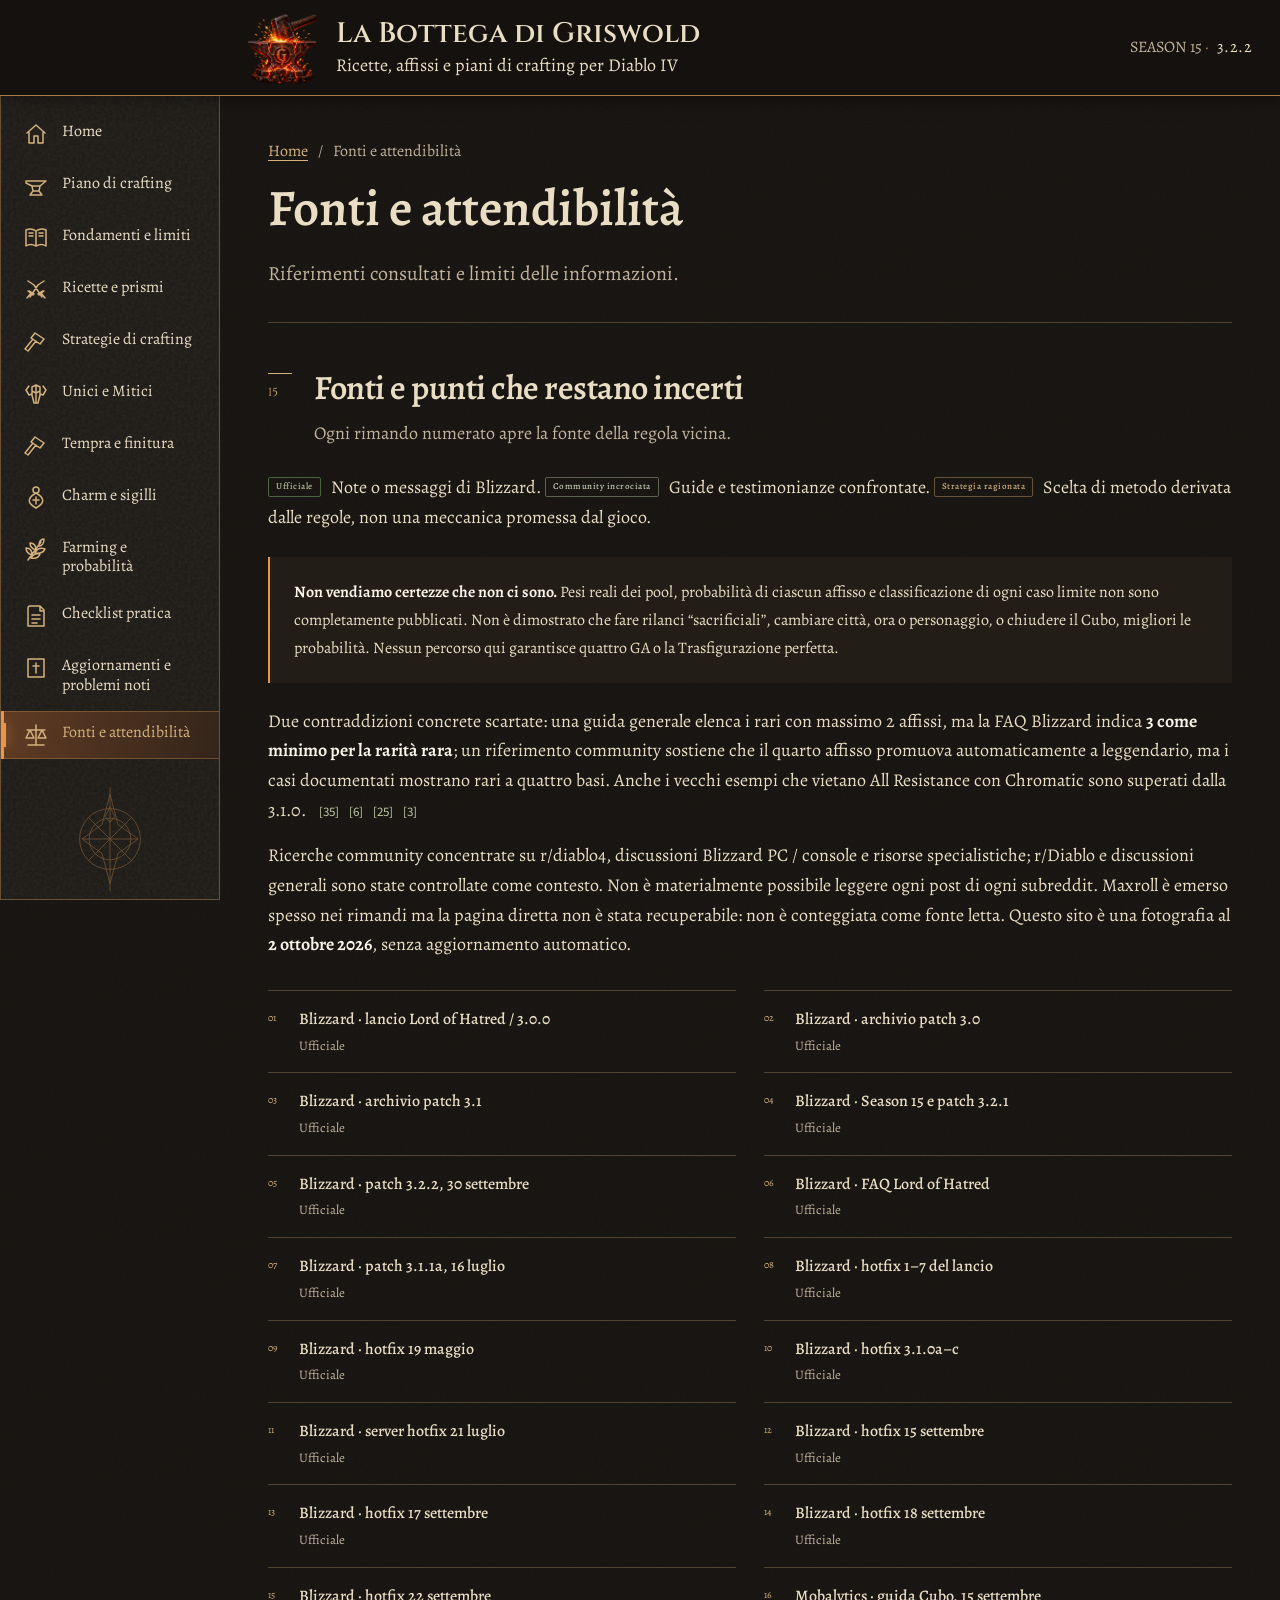
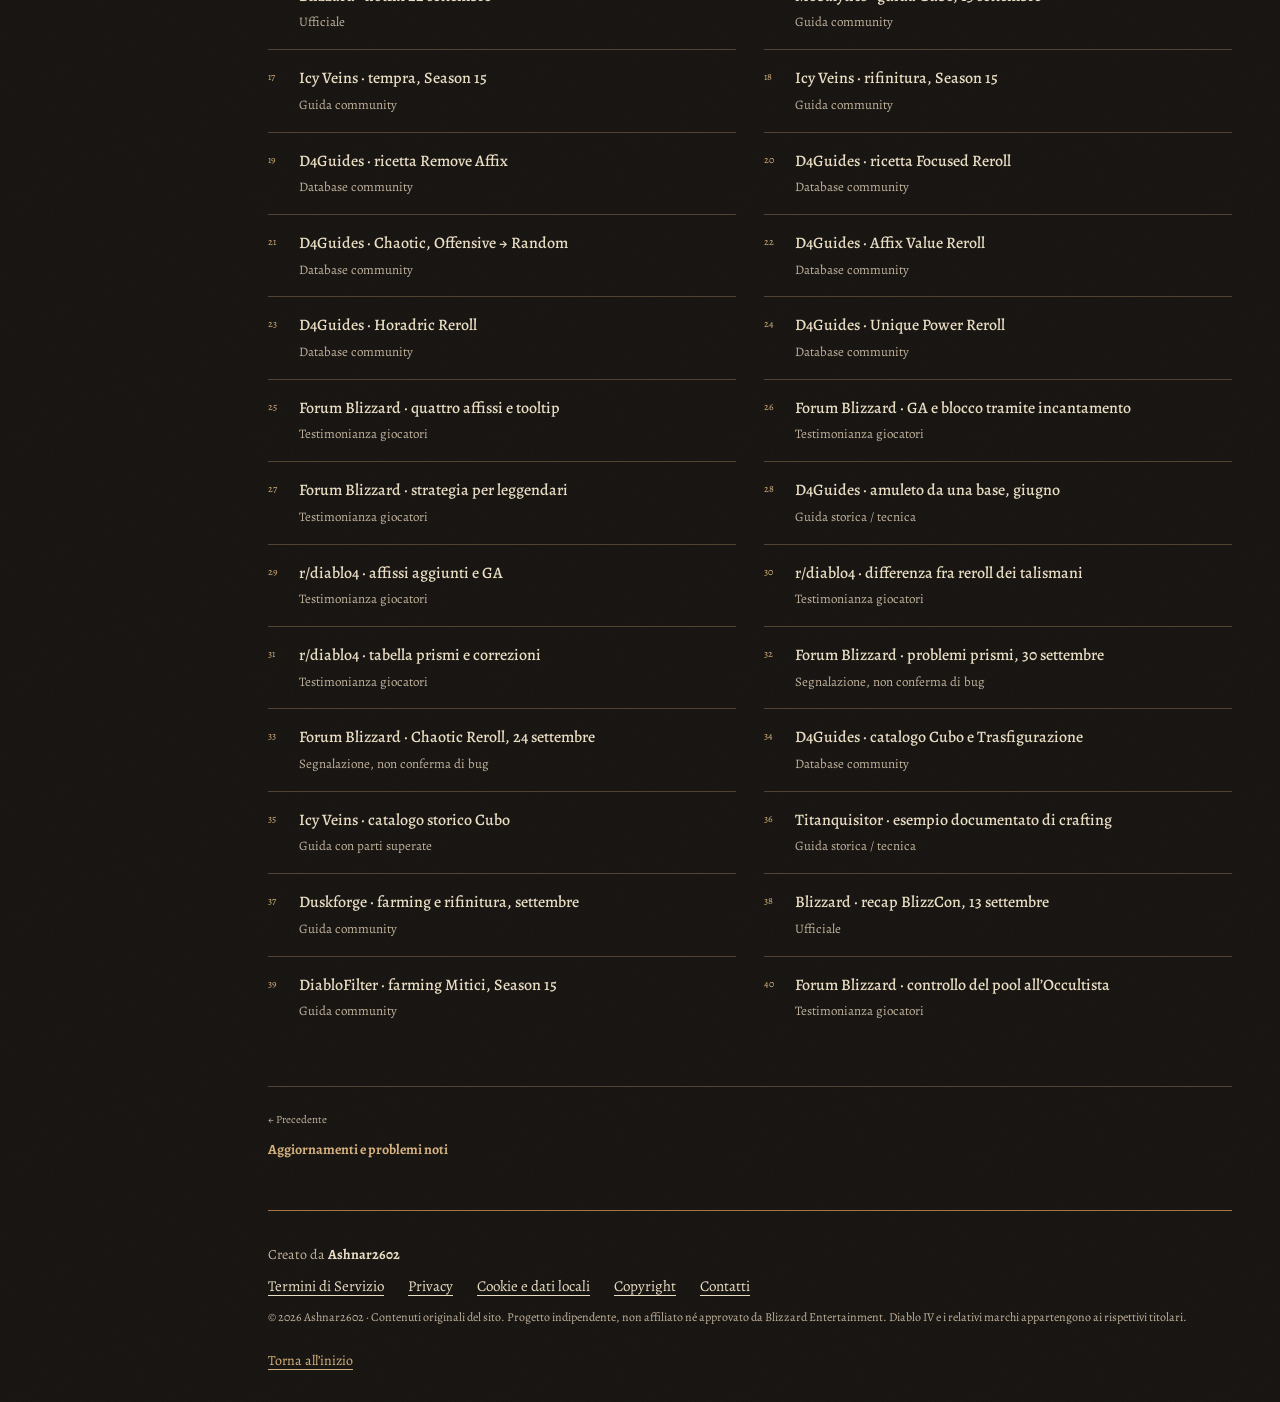
<file: fonti.html>
<!doctype html>
<html lang="it"><head><meta charset="utf-8"><meta name="viewport" content="width=device-width, initial-scale=1"><meta name="referrer" content="no-referrer"><meta name="theme-color" content="#15120f"><meta name="description" content="Riferimenti consultati e limiti delle informazioni. Guida al crafting Diablo IV della Bottega di Griswold."><title>Fonti e attendibilità | La Bottega di Griswold</title><link rel="icon" type="image/png" sizes="1254x1254" href="assets/griswold-logo.png"><link rel="apple-touch-icon" href="assets/griswold-logo.png"><link rel="stylesheet" href="styles.css"><script src="script.js?v=20261002-art" defer></script><link rel="stylesheet" href="bottega.css?v=20261002-art"><link rel="preload" href="assets/fonts/alegreya.ttf" as="font" type="font/ttf" crossorigin></head>
<body><a class="skip" href="#contenuto">Vai al contenuto</a><header class="topbar"><a class="brand" href="index.html"><img class="brand-logo" src="assets/griswold-logo.png" alt="" width="64" height="64" decoding="async"><span class="brand-text">La Bottega di Griswold<small>Ricette, affissi e piani di crafting per Diablo IV</small></span></a><div class="version"><span>SEASON 15</span><b>3.2.2</b></div><button type="button" class="mobile-nav" aria-expanded="false" aria-controls="indice" aria-label="Menu"><svg class="menu-icon" width="24" height="24" viewBox="0 0 24 24" fill="none" stroke="currentColor" stroke-width="1.5" aria-hidden="true"><path d="M3 6h18M3 12h18M3 18h18"/></svg><span class="menu-label">Menu</span></button></header><div class="layout"><aside id="indice" class="sidebar"><div class="aside-head">MENU DELLA BOTTEGA<span>Guida e strumenti di crafting</span></div><nav aria-label="Menu del sito"><a href="index.html"><svg class="nav-icon" viewBox="0 0 24 24" fill="none" stroke="currentColor" stroke-width="1.5" stroke-linecap="round" stroke-linejoin="round" aria-hidden="true"><path d="m3 11 9-8 9 8M5 10v11h5v-7h4v7h5V10"/></svg><span class="nav-label">Home</span></a><a href="simulatore/"><svg class="nav-icon" viewBox="0 0 24 24" fill="none" stroke="currentColor" stroke-width="1.5" stroke-linecap="round" stroke-linejoin="round" aria-hidden="true"><path d="M2 7h20l-6 5H8L2 9zm6 5 1 5h6l1-5M6 21l3-4m9 4-3-4M6 21h12"/></svg><span class="nav-label">Piano di crafting</span></a><a href="fondamenti.html"><svg class="nav-icon" viewBox="0 0 24 24" fill="none" stroke="currentColor" stroke-width="1.5" stroke-linecap="round" stroke-linejoin="round" aria-hidden="true"><path d="M12 5C8 2 4 3 2 4v16c3-2 6-2 10 0 4-2 7-2 10 0V4c-2-1-6-2-10 1Zm0 0v15M5 7h4M5 10h4m6-3h4m-4 3h4"/></svg><span class="nav-label">Fondamenti e limiti</span></a><a href="ricette.html"><svg class="nav-icon" viewBox="0 0 24 24" fill="none" stroke="currentColor" stroke-width="1.5" stroke-linecap="round" stroke-linejoin="round" aria-hidden="true"><path d="m4 3 6 4 8 12m-4-3 5-3M3 20l4-5m-3-2 5 4M20 3l-6 4L6 19m4-3-5-3m16 7-4-5m3-2-5 4"/></svg><span class="nav-label">Ricette e prismi</span></a><a href="strategie.html"><svg class="nav-icon" viewBox="0 0 24 24" fill="none" stroke="currentColor" stroke-width="1.5" stroke-linecap="round" stroke-linejoin="round" aria-hidden="true"><path d="m11 3 9 6-4 5-9-6zM12 11 4 21l-3-2L9 9"/></svg><span class="nav-label">Strategie di crafting</span></a><a href="unici.html"><svg class="nav-icon" viewBox="0 0 24 24" fill="none" stroke="currentColor" stroke-width="1.5" stroke-linecap="round" stroke-linejoin="round" aria-hidden="true"><path d="M5 4 2 8l3 5 3-1m11-8 3 4-3 5-3-1M8 5l4-2 4 2v8l-2 8h-4l-2-8zm4-2v18M8 9l4 2 4-2"/></svg><span class="nav-label">Unici e Mitici</span></a><a href="finitura.html"><svg class="nav-icon" viewBox="0 0 24 24" fill="none" stroke="currentColor" stroke-width="1.5" stroke-linecap="round" stroke-linejoin="round" aria-hidden="true"><path d="m11 3 9 6-4 5-9-6zM12 11 4 21l-3-2L9 9"/></svg><span class="nav-label">Tempra e finitura</span></a><a href="talismani.html"><svg class="nav-icon" viewBox="0 0 24 24" fill="none" stroke="currentColor" stroke-width="1.5" stroke-linecap="round" stroke-linejoin="round" aria-hidden="true"><path d="M12 7c-9 5-9 10 0 15 9-5 9-10 0-15Zm0-6a3 3 0 0 1 0 6 3 3 0 0 1 0-6Zm0 10v7m-3-4h6"/></svg><span class="nav-label">Charm e sigilli</span></a><a href="farming.html"><svg class="nav-icon" viewBox="0 0 24 24" fill="none" stroke="currentColor" stroke-width="1.5" stroke-linecap="round" stroke-linejoin="round" aria-hidden="true"><path d="m4 22 13-18M8 17C2 15 2 12 2 10c4 0 6 2 6 7Zm4-5C6 10 6 7 6 5c4 0 6 3 6 7Zm3-4c0-5 2-7 5-7 0 4-2 7-5 7Zm-4 7c5 1 9-1 10-4-5-2-8 0-10 4Zm-4 5c5 1 8-1 9-4-4-1-7 0-9 4Z"/></svg><span class="nav-label">Farming e probabilità</span></a><a href="checklist.html"><svg class="nav-icon" viewBox="0 0 24 24" fill="none" stroke="currentColor" stroke-width="1.5" stroke-linecap="round" stroke-linejoin="round" aria-hidden="true"><path d="M6 2h10l4 4v16H4V4a2 2 0 0 1 2-2Zm10 0v5h4M8 11h8m-8 4h8m-8 4h5"/></svg><span class="nav-label">Checklist pratica</span></a><a href="aggiornamenti.html"><svg class="nav-icon" viewBox="0 0 24 24" fill="none" stroke="currentColor" stroke-width="1.5" stroke-linecap="round" stroke-linejoin="round" aria-hidden="true"><path d="M4 3h16v18H4zM12 7v10m-3-7h6"/></svg><span class="nav-label">Aggiornamenti e problemi noti</span></a><a href="fonti.html" class="active" aria-current="page"><svg class="nav-icon" viewBox="0 0 24 24" fill="none" stroke="currentColor" stroke-width="1.5" stroke-linecap="round" stroke-linejoin="round" aria-hidden="true"><path d="M12 2v20M4 22h16M3 7h18M6 7l-4 8h8L6 7Zm12 0-4 8h8l-4-8Z"/></svg><span class="nav-label">Fonti e attendibilità</span></a></nav><svg class="horadric-mark" viewBox="0 0 100 140" fill="none" stroke="currentColor" stroke-width="1" aria-hidden="true"><path d="M50 5v130M15 70h70M50 14l10 38 25 18-25 18-10 38-10-38-25-18 25-18Z"/><circle cx="50" cy="70" r="26"/><circle cx="50" cy="70" r="38"/><path d="m23 43 54 54m0-54-54 54M50 30l6 12-6 7-6-7z"/></svg><div class="aside-footer">VERIFICATO IL<br><strong>02 OTTOBRE 2026</strong><a href="aggiornamenti.html#known-issues"><svg class="nav-icon" viewBox="0 0 24 24" fill="none" stroke="currentColor" stroke-width="1.5" stroke-linecap="round" stroke-linejoin="round" aria-hidden="true"><path d="M12 5C8 2 4 3 2 4v16c3-2 6-2 10 0 4-2 7-2 10 0V4c-2-1-6-2-10 1Zm0 0v15M5 7h4M5 10h4m6-3h4m-4 3h4"/></svg><span class="nav-label">Problemi noti</span></a></div></aside><main id="contenuto"><div class="page-intro"><nav class="breadcrumbs" aria-label="Percorso"><a href="index.html">Home</a><span aria-hidden="true">/</span><span>Fonti e attendibilità</span></nav><h1>Fonti e attendibilità</h1><p>Riferimenti consultati e limiti delle informazioni.</p></div><section id="fonti" class="chapter"><div class="chapter-heading"><span class="chapter-num">15</span><div><h2>Fonti e punti che restano incerti</h2><p class="lead">Ogni rimando numerato apre la fonte della regola vicina.</p></div></div>
<p><span class="label official">Ufficiale</span> Note o messaggi di Blizzard. <span class="label">Community incrociata</span> Guide e testimonianze confrontate. <span class="label strategy">Strategia ragionata</span> Scelta di metodo derivata dalle regole, non una meccanica promessa dal gioco.</p>
<div class="note warning"><strong>Non vendiamo certezze che non ci sono.</strong> Pesi reali dei pool, probabilità di ciascun affisso e classificazione di ogni caso limite non sono completamente pubblicati. Non è dimostrato che fare rilanci “sacrificiali”, cambiare città, ora o personaggio, o chiudere il Cubo, migliori le probabilità. Nessun percorso qui garantisce quattro GA o la Trasfigurazione perfetta.</div>
<p>Due contraddizioni concrete scartate: una guida generale elenca i rari con massimo 2 affissi, ma la FAQ Blizzard indica <strong>3 come minimo per la rarità rara</strong>; un riferimento community sostiene che il quarto affisso promuova automaticamente a leggendario, ma i casi documentati mostrano rari a quattro basi. Anche i vecchi esempi che vietano All Resistance con Chromatic sono superati dalla 3.1.0. <span class="citations"><a href="https://www.icy-veins.com/d4/guides/horadric-cube-overview/" target="_blank" rel="noopener noreferrer" title="Icy Veins · catalogo storico Cubo" aria-label="Fonte 35: Icy Veins · catalogo storico Cubo">[35]</a><a href="https://us.forums.blizzard.com/en/d4/t/diablo-iv-lord-of-hatred-faq-thread/245791" target="_blank" rel="noopener noreferrer" title="Blizzard · FAQ Lord of Hatred" aria-label="Fonte 6: Blizzard · FAQ Lord of Hatred">[6]</a><a href="https://us.forums.blizzard.com/en/d4/t/horadric-cube-add-affix-tooltip-incorrect/263862" target="_blank" rel="noopener noreferrer" title="Forum Blizzard · quattro affissi e tooltip" aria-label="Fonte 25: Forum Blizzard · quattro affissi e tooltip">[25]</a><a href="https://news.blizzard.com/en-us/article/24287406/diablo-iv-patch-notes-3-1" target="_blank" rel="noopener noreferrer" title="Blizzard · archivio patch 3.1" aria-label="Fonte 3: Blizzard · archivio patch 3.1">[3]</a></span></p>
<p>Ricerche community concentrate su r/diablo4, discussioni Blizzard PC / console e risorse specialistiche; r/Diablo e discussioni generali sono state controllate come contesto. Non è materialmente possibile leggere ogni post di ogni subreddit. Maxroll è emerso spesso nei rimandi ma la pagina diretta non è stata recuperabile: non è conteggiata come fonte letta. Questo sito è una fotografia al <strong>2 ottobre 2026</strong>, senza aggiornamento automatico.</p>
<div class="sources"><a class="source" href="https://news.blizzard.com/en-us/article/24267729/prepare-for-the-reckoning-lord-of-hatred-draws-near" target="_blank" rel="noopener noreferrer"><span class="source-no">01</span><span><strong>Blizzard · lancio Lord of Hatred / 3.0.0</strong><small>Ufficiale</small></span></a><a class="source" href="https://news.blizzard.com/en-us/article/24271857/diablo-iv-patch-notes-3-0" target="_blank" rel="noopener noreferrer"><span class="source-no">02</span><span><strong>Blizzard · archivio patch 3.0</strong><small>Ufficiale</small></span></a><a class="source" href="https://news.blizzard.com/en-us/article/24287406/diablo-iv-patch-notes-3-1" target="_blank" rel="noopener noreferrer"><span class="source-no">03</span><span><strong>Blizzard · archivio patch 3.1</strong><small>Ufficiale</small></span></a><a class="source" href="https://news.blizzard.com/en-us/article/24295394/celebrate-30-years-of-diablo-in-season-of-hell-s-legacy" target="_blank" rel="noopener noreferrer"><span class="source-no">04</span><span><strong>Blizzard · Season 15 e patch 3.2.1</strong><small>Ufficiale</small></span></a><a class="source" href="https://news.blizzard.com/en-gb/article/24295395/diablo-iv-patch-notes" target="_blank" rel="noopener noreferrer"><span class="source-no">05</span><span><strong>Blizzard · patch 3.2.2, 30 settembre</strong><small>Ufficiale</small></span></a><a class="source" href="https://us.forums.blizzard.com/en/d4/t/diablo-iv-lord-of-hatred-faq-thread/245791" target="_blank" rel="noopener noreferrer"><span class="source-no">06</span><span><strong>Blizzard · FAQ Lord of Hatred</strong><small>Ufficiale</small></span></a><a class="source" href="https://us.forums.blizzard.com/en/d4/t/311a-patch-july-16-2026/263234" target="_blank" rel="noopener noreferrer"><span class="source-no">07</span><span><strong>Blizzard · patch 3.1.1a, 16 luglio</strong><small>Ufficiale</small></span></a><a class="source" href="https://us.forums.blizzard.com/en/d4/t/hotfix-7-may-7-2026-301/251253/1" target="_blank" rel="noopener noreferrer"><span class="source-no">08</span><span><strong>Blizzard · hotfix 1–7 del lancio</strong><small>Ufficiale</small></span></a><a class="source" href="https://us.forums.blizzard.com/en/d4/t/hotfix-1-may-19-2026-302/255377" target="_blank" rel="noopener noreferrer"><span class="source-no">09</span><span><strong>Blizzard · hotfix 19 maggio</strong><small>Ufficiale</small></span></a><a class="source" href="https://us.forums.blizzard.com/en/d4/t/hotfix-3-july-10-2026-310c/262200" target="_blank" rel="noopener noreferrer"><span class="source-no">10</span><span><strong>Blizzard · hotfix 3.1.0a–c</strong><small>Ufficiale</small></span></a><a class="source" href="https://us.forums.blizzard.com/en/d4/t/server-hotfix-1-july-21-2026-311/263841" target="_blank" rel="noopener noreferrer"><span class="source-no">11</span><span><strong>Blizzard · server hotfix 21 luglio</strong><small>Ufficiale</small></span></a><a class="source" href="https://us.forums.blizzard.com/en/d4/t/hotfix-1-september-15-2026-321/267056" target="_blank" rel="noopener noreferrer"><span class="source-no">12</span><span><strong>Blizzard · hotfix 15 settembre</strong><small>Ufficiale</small></span></a><a class="source" href="https://us.forums.blizzard.com/en/d4/t/hotfix-2-september-17-2026-321/267711" target="_blank" rel="noopener noreferrer"><span class="source-no">13</span><span><strong>Blizzard · hotfix 17 settembre</strong><small>Ufficiale</small></span></a><a class="source" href="https://us.forums.blizzard.com/en/d4/t/hotfix-3-september-18-2026-321/268294" target="_blank" rel="noopener noreferrer"><span class="source-no">14</span><span><strong>Blizzard · hotfix 18 settembre</strong><small>Ufficiale</small></span></a><a class="source" href="https://us.forums.blizzard.com/en/d4/t/hotfix-4-september-22-2026-321/269298" target="_blank" rel="noopener noreferrer"><span class="source-no">15</span><span><strong>Blizzard · hotfix 22 settembre</strong><small>Ufficiale</small></span></a><a class="source" href="https://mobalytics.gg/diablo-4/guides/d4-horadric-cube-crafting" target="_blank" rel="noopener noreferrer"><span class="source-no">16</span><span><strong>Mobalytics · guida Cubo, 15 settembre</strong><small>Guida community</small></span></a><a class="source" href="https://www.icy-veins.com/d4/guides/tempering-guide/" target="_blank" rel="noopener noreferrer"><span class="source-no">17</span><span><strong>Icy Veins · tempra, Season 15</strong><small>Guida community</small></span></a><a class="source" href="https://www.icy-veins.com/d4/guides/masterworking-guide/" target="_blank" rel="noopener noreferrer"><span class="source-no">18</span><span><strong>Icy Veins · rifinitura, Season 15</strong><small>Guida community</small></span></a><a class="source" href="https://d4guides.gg/en/database/horadric-cube/remove-affix" target="_blank" rel="noopener noreferrer"><span class="source-no">19</span><span><strong>D4Guides · ricetta Remove Affix</strong><small>Database community</small></span></a><a class="source" href="https://d4guides.gg/en/database/horadric-cube/focused-reroll" target="_blank" rel="noopener noreferrer"><span class="source-no">20</span><span><strong>D4Guides · ricetta Focused Reroll</strong><small>Database community</small></span></a><a class="source" href="https://d4guides.gg/en/database/horadric-cube/offensive-random" target="_blank" rel="noopener noreferrer"><span class="source-no">21</span><span><strong>D4Guides · Chaotic, Offensive → Random</strong><small>Database community</small></span></a><a class="source" href="https://d4guides.gg/en/database/horadric-cube/affix-value-reroll" target="_blank" rel="noopener noreferrer"><span class="source-no">22</span><span><strong>D4Guides · Affix Value Reroll</strong><small>Database community</small></span></a><a class="source" href="https://d4guides.gg/en/database/horadric-cube/horadric-reroll" target="_blank" rel="noopener noreferrer"><span class="source-no">23</span><span><strong>D4Guides · Horadric Reroll</strong><small>Database community</small></span></a><a class="source" href="https://d4guides.gg/en/database/horadric-cube/unique-power-reroll-unique-power-reroll" target="_blank" rel="noopener noreferrer"><span class="source-no">24</span><span><strong>D4Guides · Unique Power Reroll</strong><small>Database community</small></span></a><a class="source" href="https://us.forums.blizzard.com/en/d4/t/horadric-cube-add-affix-tooltip-incorrect/263862" target="_blank" rel="noopener noreferrer"><span class="source-no">25</span><span><strong>Forum Blizzard · quattro affissi e tooltip</strong><small>Testimonianza giocatori</small></span></a><a class="source" href="https://us.forums.blizzard.com/en/d4/t/question-about-greater-affix/258287" target="_blank" rel="noopener noreferrer"><span class="source-no">26</span><span><strong>Forum Blizzard · GA e blocco tramite incantamento</strong><small>Testimonianza giocatori</small></span></a><a class="source" href="https://us.forums.blizzard.com/en/d4/t/horadric-cube-for-legendary-items/252588" target="_blank" rel="noopener noreferrer"><span class="source-no">27</span><span><strong>Forum Blizzard · strategia per leggendari</strong><small>Testimonianza giocatori</small></span></a><a class="source" href="https://d4guides.gg/en/guides/crafting-items/thanks-to-the-horadric-cube-from-nothing-to-gold" target="_blank" rel="noopener noreferrer"><span class="source-no">28</span><span><strong>D4Guides · amuleto da una base, giugno</strong><small>Guida storica / tecnica</small></span></a><a class="source" href="https://www.reddit.com/r/diablo4/comments/1ta375u/can_add_affix_be_a_greater_affix/" target="_blank" rel="noopener noreferrer"><span class="source-no">29</span><span><strong>r/diablo4 · affissi aggiunti e GA</strong><small>Testimonianza giocatori</small></span></a><a class="source" href="https://www.reddit.com/r/diablo4/comments/1wpa910/im_a_little_confused_on_horadric_cube_recipes_for/" target="_blank" rel="noopener noreferrer"><span class="source-no">30</span><span><strong>r/diablo4 · differenza fra reroll dei talismani</strong><small>Testimonianza giocatori</small></span></a><a class="source" href="https://www.reddit.com/r/diablo4/comments/1t7uq1l/yet_another_horadric_cube_affix_sheet/" target="_blank" rel="noopener noreferrer"><span class="source-no">31</span><span><strong>r/diablo4 · tabella prismi e correzioni</strong><small>Testimonianza giocatori</small></span></a><a class="source" href="https://us.forums.blizzard.com/en/d4/t/tuning-prism-not-working-properly/270463" target="_blank" rel="noopener noreferrer"><span class="source-no">32</span><span><strong>Forum Blizzard · problemi prismi, 30 settembre</strong><small>Segnalazione, non conferma di bug</small></span></a><a class="source" href="https://us.forums.blizzard.com/en/d4/t/chaotic-reroll-works-like-focused-reroll-the-majority-of-the-time/269519" target="_blank" rel="noopener noreferrer"><span class="source-no">33</span><span><strong>Forum Blizzard · Chaotic Reroll, 24 settembre</strong><small>Segnalazione, non conferma di bug</small></span></a><a class="source" href="https://d4guides.gg/en/horadric-cube" target="_blank" rel="noopener noreferrer"><span class="source-no">34</span><span><strong>D4Guides · catalogo Cubo e Trasfigurazione</strong><small>Database community</small></span></a><a class="source" href="https://www.icy-veins.com/d4/guides/horadric-cube-overview/" target="_blank" rel="noopener noreferrer"><span class="source-no">35</span><span><strong>Icy Veins · catalogo storico Cubo</strong><small>Guida con parti superate</small></span></a><a class="source" href="https://titanquisitor.com/2026/05/02/diablo-iv-horadric-cube-guide-how-to-craft-best-gear/" target="_blank" rel="noopener noreferrer"><span class="source-no">36</span><span><strong>Titanquisitor · esempio documentato di crafting</strong><small>Guida storica / tecnica</small></span></a><a class="source" href="https://www.duskforge.gg/d4/guides/crafting/masterworking" target="_blank" rel="noopener noreferrer"><span class="source-no">37</span><span><strong>Duskforge · farming e rifinitura, settembre</strong><small>Guida community</small></span></a><a class="source" href="https://news.blizzard.com/en-us/article/24297205/diablo-iv-what-s-next-panel-recap" target="_blank" rel="noopener noreferrer"><span class="source-no">38</span><span><strong>Blizzard · recap BlizzCon, 13 settembre</strong><small>Ufficiale</small></span></a><a class="source" href="https://diablofilter.com/guide/farm-tons-of-mythics-in-diablo-4-season-15" target="_blank" rel="noopener noreferrer"><span class="source-no">39</span><span><strong>DiabloFilter · farming Mitici, Season 15</strong><small>Guida community</small></span></a><a class="source" href="https://us.forums.blizzard.com/en/d4/t/i-need-serious-help-changing-max-health-into-max-resource-on-enigma-solved-typical-pebkac/269548" target="_blank" rel="noopener noreferrer"><span class="source-no">40</span><span><strong>Forum Blizzard · controllo del pool all’Occultista</strong><small>Testimonianza giocatori</small></span></a></div>
</section><nav class="page-navigation" aria-label="Pagine della guida"><a href="aggiornamenti.html"><small>← Precedente</small><strong>Aggiornamenti e problemi noti</strong></a></nav><footer class="site-footer" aria-label="Informazioni sul sito">
<div class="footer-identity"><span class="brand-word">La Bottega di Griswold</span><p>Ricette, affissi e piani di crafting per Diablo IV</p><p>Creato da <strong>Ashnar2602</strong></p></div>
<nav class="footer-links" aria-label="Informazioni legali"><a href="legale.html#termini">Termini di Servizio</a><a href="legale.html#privacy">Privacy</a><a href="legale.html#cookie">Cookie e dati locali</a><a href="legale.html#copyright">Copyright</a><a href="mailto:ashnar.2602@gmail.com">Contatti</a></nav>
<p class="footer-disclaimer">© 2026 Ashnar2602 · Contenuti originali del sito. Progetto indipendente, non affiliato né approvato da Blizzard Entertainment. Diablo IV e i relativi marchi appartengono ai rispettivi titolari.</p>
<a class="footer-top" href="#">Torna all’inizio</a></footer></main></div></body></html>
</file>
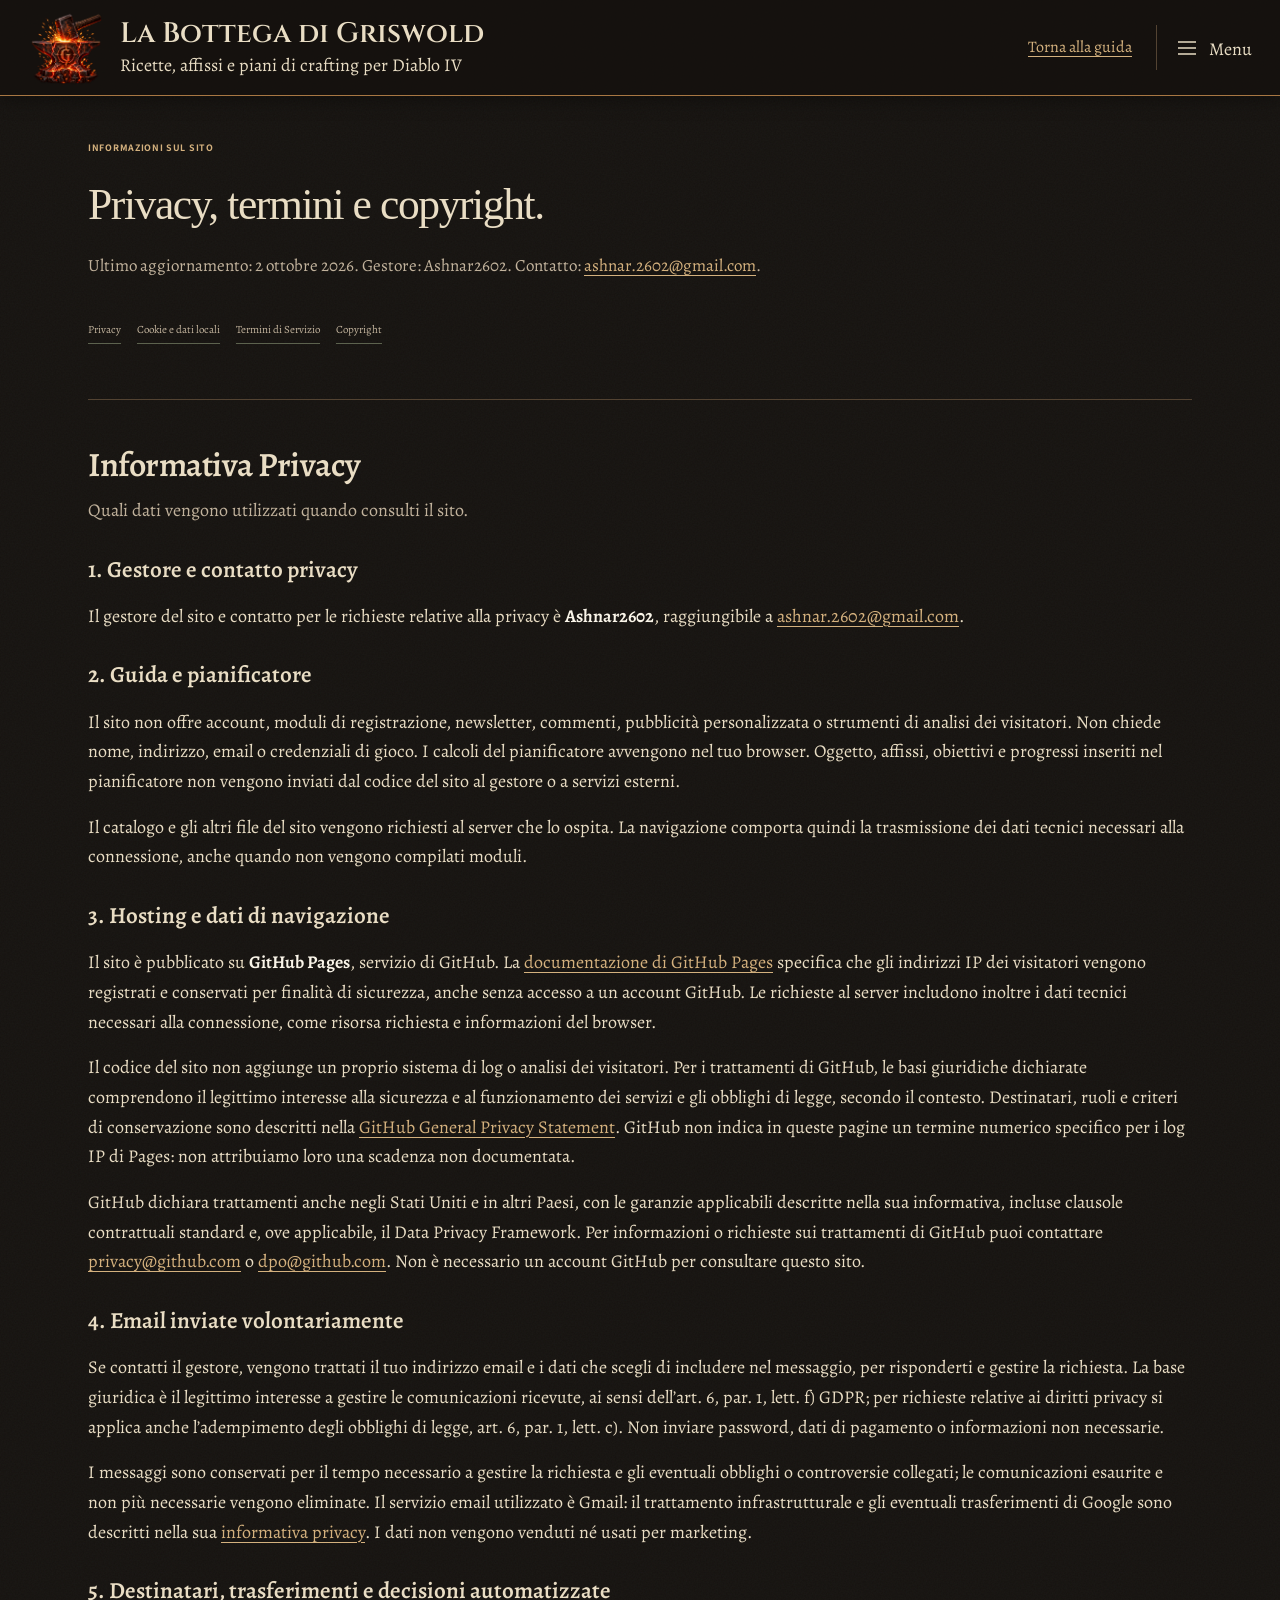
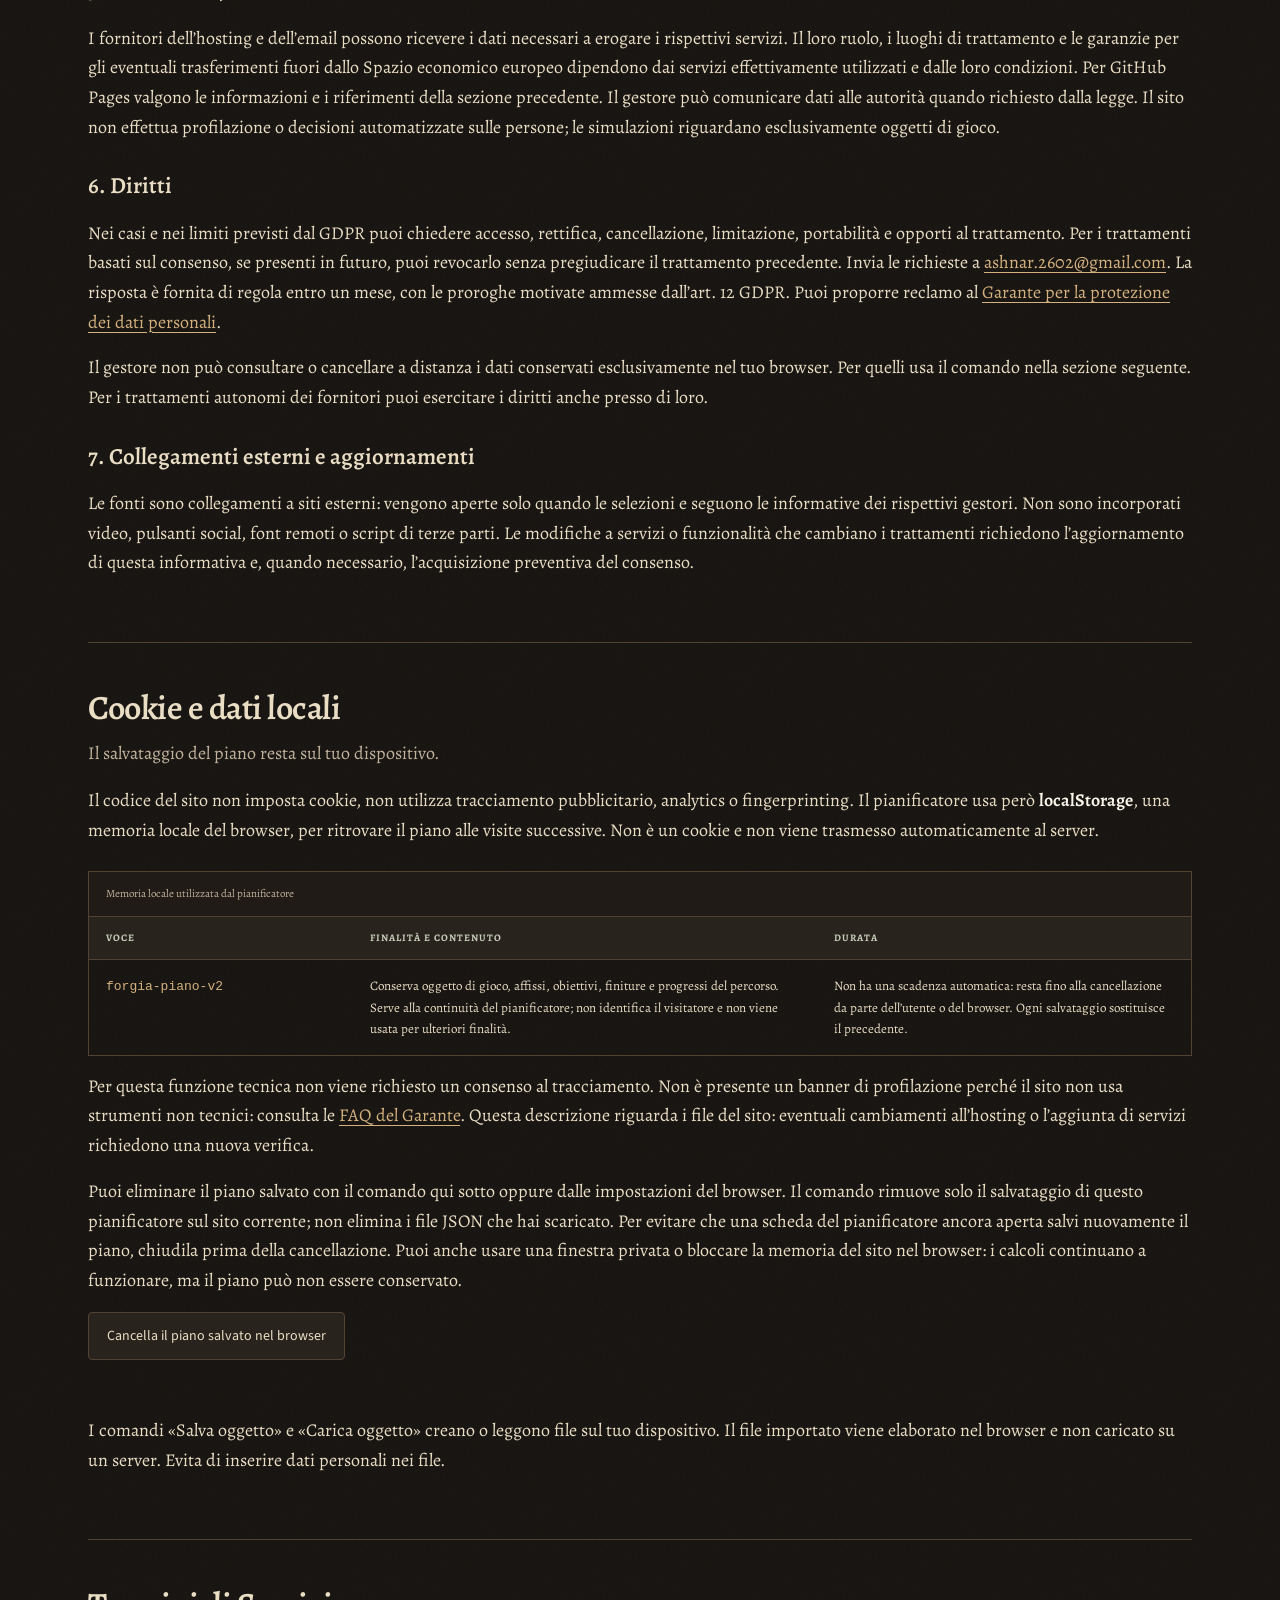
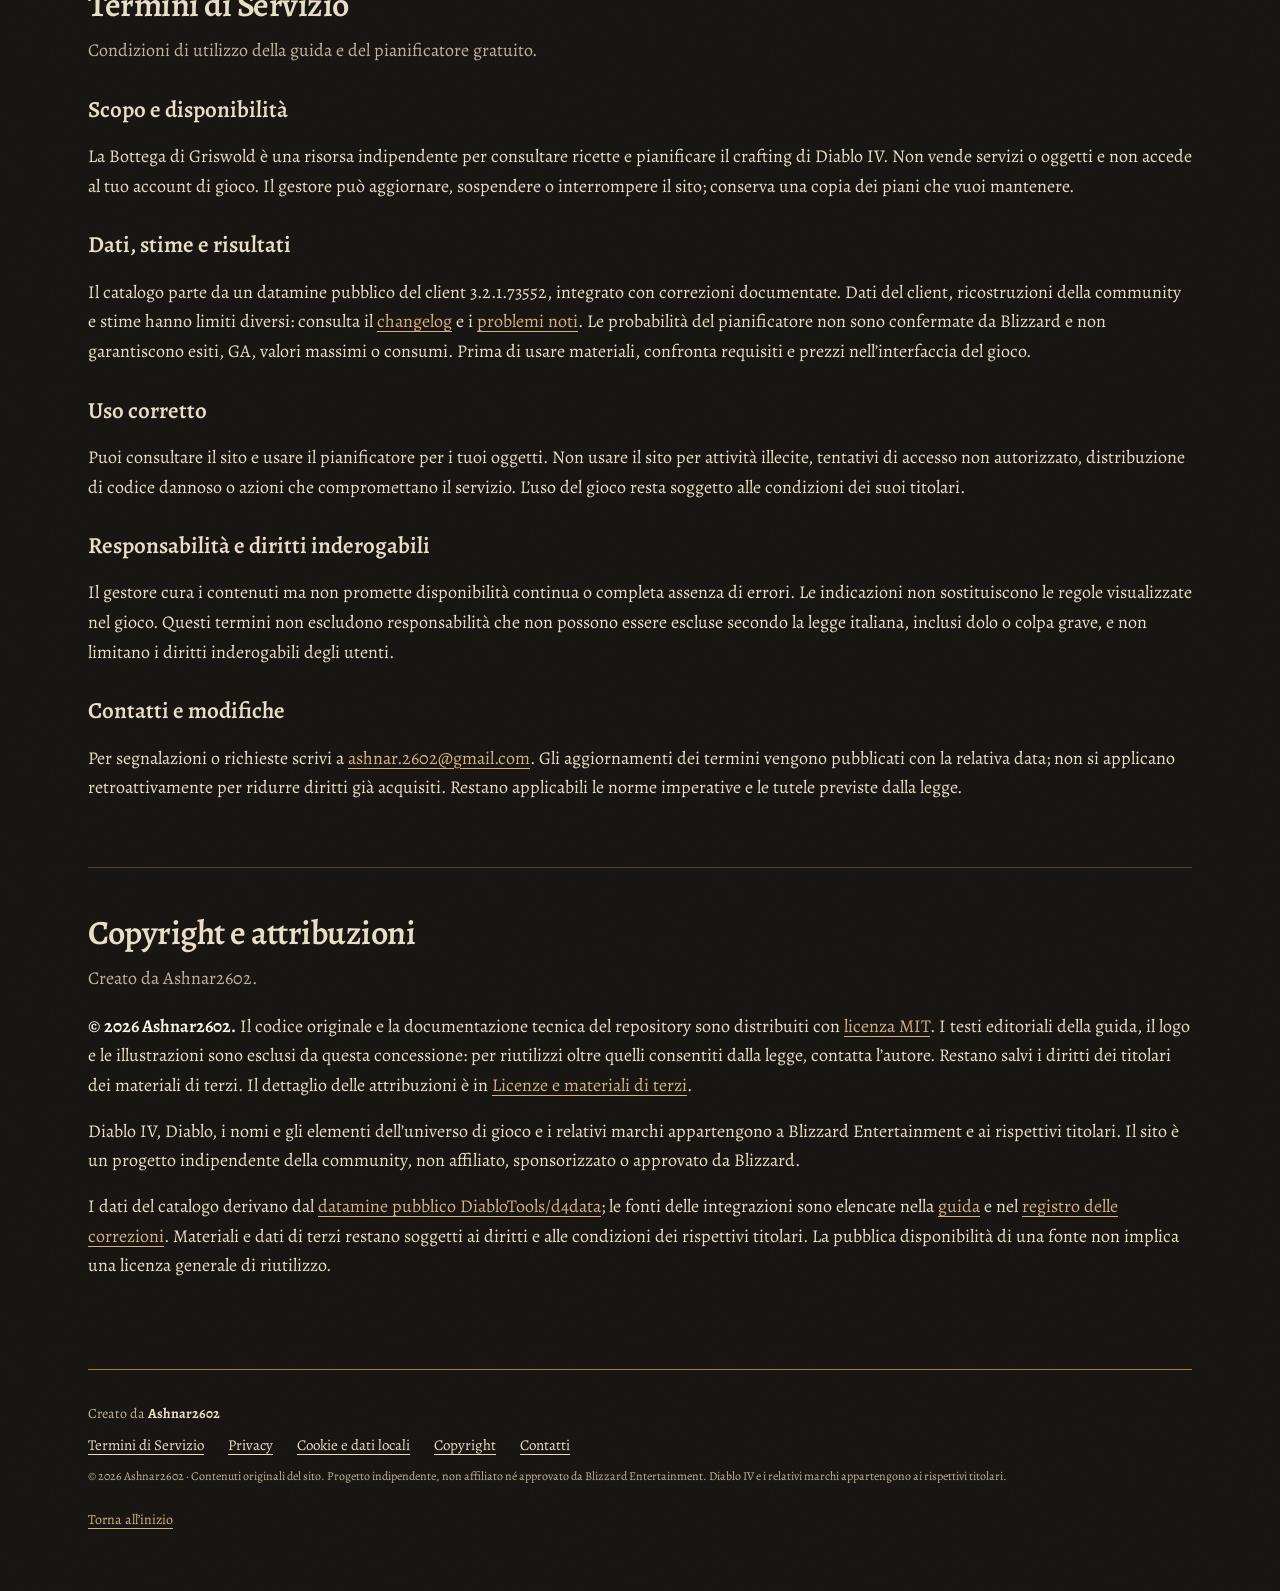
<file: legale.html>
<!doctype html>
<html lang="it"><head><meta charset="utf-8"><meta name="viewport" content="width=device-width, initial-scale=1"><meta name="theme-color" content="#15120f"><meta name="description" content="Privacy, cookie e dati locali, termini di utilizzo e copyright della Bottega di Griswold."><title>Privacy, Termini e Copyright | La Bottega di Griswold</title><link rel="icon" type="image/png" sizes="1254x1254" href="assets/griswold-logo.png"><link rel="apple-touch-icon" href="assets/griswold-logo.png"><link rel="stylesheet" href="styles.css"><meta name="referrer" content="no-referrer"><script src="legale.js" defer></script><script src="script.js?v=20261002-art" defer></script><link rel="stylesheet" href="bottega.css?v=20261002-art"><link rel="preload" href="assets/fonts/alegreya.ttf" as="font" type="font/ttf" crossorigin></head>

<body class="legal-page"><a class="skip" href="#informazioni-legali">Vai alle informazioni legali</a>
<header class="topbar"><a class="brand" href="./"><img class="brand-logo" src="assets/griswold-logo.png" alt="" width="64" height="64" decoding="async"><span class="brand-text">La Bottega di Griswold<small>Ricette, affissi e piani di crafting per Diablo IV</small></span></a><a href="./">Torna alla guida</a><button type="button" class="mobile-nav site-menu-button" aria-expanded="false" aria-controls="indice" aria-label="Menu"><svg class="menu-icon" width="24" height="24" viewBox="0 0 24 24" fill="none" stroke="currentColor" stroke-width="1.5" aria-hidden="true"><path d="M3 6h18M3 12h18M3 18h18"/></svg><span class="menu-label">Menu</span></button></header><aside id="indice" class="sidebar floating-menu"><div class="aside-head">MENU DELLA BOTTEGA<span>Guida e strumenti di crafting</span></div><nav aria-label="Menu del sito"><a href="index.html"><svg class="nav-icon" viewBox="0 0 24 24" fill="none" stroke="currentColor" stroke-width="1.5" stroke-linecap="round" stroke-linejoin="round" aria-hidden="true"><path d="m3 11 9-8 9 8M5 10v11h5v-7h4v7h5V10"/></svg><span class="nav-label">Home</span></a><a href="simulatore/"><svg class="nav-icon" viewBox="0 0 24 24" fill="none" stroke="currentColor" stroke-width="1.5" stroke-linecap="round" stroke-linejoin="round" aria-hidden="true"><path d="M2 7h20l-6 5H8L2 9zm6 5 1 5h6l1-5M6 21l3-4m9 4-3-4M6 21h12"/></svg><span class="nav-label">Piano di crafting</span></a><a href="fondamenti.html"><svg class="nav-icon" viewBox="0 0 24 24" fill="none" stroke="currentColor" stroke-width="1.5" stroke-linecap="round" stroke-linejoin="round" aria-hidden="true"><path d="M12 5C8 2 4 3 2 4v16c3-2 6-2 10 0 4-2 7-2 10 0V4c-2-1-6-2-10 1Zm0 0v15M5 7h4M5 10h4m6-3h4m-4 3h4"/></svg><span class="nav-label">Fondamenti e limiti</span></a><a href="ricette.html"><svg class="nav-icon" viewBox="0 0 24 24" fill="none" stroke="currentColor" stroke-width="1.5" stroke-linecap="round" stroke-linejoin="round" aria-hidden="true"><path d="m4 3 6 4 8 12m-4-3 5-3M3 20l4-5m-3-2 5 4M20 3l-6 4L6 19m4-3-5-3m16 7-4-5m3-2-5 4"/></svg><span class="nav-label">Ricette e prismi</span></a><a href="strategie.html"><svg class="nav-icon" viewBox="0 0 24 24" fill="none" stroke="currentColor" stroke-width="1.5" stroke-linecap="round" stroke-linejoin="round" aria-hidden="true"><path d="m11 3 9 6-4 5-9-6zM12 11 4 21l-3-2L9 9"/></svg><span class="nav-label">Strategie di crafting</span></a><a href="unici.html"><svg class="nav-icon" viewBox="0 0 24 24" fill="none" stroke="currentColor" stroke-width="1.5" stroke-linecap="round" stroke-linejoin="round" aria-hidden="true"><path d="M5 4 2 8l3 5 3-1m11-8 3 4-3 5-3-1M8 5l4-2 4 2v8l-2 8h-4l-2-8zm4-2v18M8 9l4 2 4-2"/></svg><span class="nav-label">Unici e Mitici</span></a><a href="finitura.html"><svg class="nav-icon" viewBox="0 0 24 24" fill="none" stroke="currentColor" stroke-width="1.5" stroke-linecap="round" stroke-linejoin="round" aria-hidden="true"><path d="m11 3 9 6-4 5-9-6zM12 11 4 21l-3-2L9 9"/></svg><span class="nav-label">Tempra e finitura</span></a><a href="talismani.html"><svg class="nav-icon" viewBox="0 0 24 24" fill="none" stroke="currentColor" stroke-width="1.5" stroke-linecap="round" stroke-linejoin="round" aria-hidden="true"><path d="M12 7c-9 5-9 10 0 15 9-5 9-10 0-15Zm0-6a3 3 0 0 1 0 6 3 3 0 0 1 0-6Zm0 10v7m-3-4h6"/></svg><span class="nav-label">Charm e sigilli</span></a><a href="farming.html"><svg class="nav-icon" viewBox="0 0 24 24" fill="none" stroke="currentColor" stroke-width="1.5" stroke-linecap="round" stroke-linejoin="round" aria-hidden="true"><path d="m4 22 13-18M8 17C2 15 2 12 2 10c4 0 6 2 6 7Zm4-5C6 10 6 7 6 5c4 0 6 3 6 7Zm3-4c0-5 2-7 5-7 0 4-2 7-5 7Zm-4 7c5 1 9-1 10-4-5-2-8 0-10 4Zm-4 5c5 1 8-1 9-4-4-1-7 0-9 4Z"/></svg><span class="nav-label">Farming e probabilità</span></a><a href="checklist.html"><svg class="nav-icon" viewBox="0 0 24 24" fill="none" stroke="currentColor" stroke-width="1.5" stroke-linecap="round" stroke-linejoin="round" aria-hidden="true"><path d="M6 2h10l4 4v16H4V4a2 2 0 0 1 2-2Zm10 0v5h4M8 11h8m-8 4h8m-8 4h5"/></svg><span class="nav-label">Checklist pratica</span></a><a href="aggiornamenti.html"><svg class="nav-icon" viewBox="0 0 24 24" fill="none" stroke="currentColor" stroke-width="1.5" stroke-linecap="round" stroke-linejoin="round" aria-hidden="true"><path d="M4 3h16v18H4zM12 7v10m-3-7h6"/></svg><span class="nav-label">Aggiornamenti e problemi noti</span></a><a href="fonti.html"><svg class="nav-icon" viewBox="0 0 24 24" fill="none" stroke="currentColor" stroke-width="1.5" stroke-linecap="round" stroke-linejoin="round" aria-hidden="true"><path d="M12 2v20M4 22h16M3 7h18M6 7l-4 8h8L6 7Zm12 0-4 8h8l-4-8Z"/></svg><span class="nav-label">Fonti e attendibilità</span></a></nav><svg class="horadric-mark" viewBox="0 0 100 140" fill="none" stroke="currentColor" stroke-width="1" aria-hidden="true"><path d="M50 5v130M15 70h70M50 14l10 38 25 18-25 18-10 38-10-38-25-18 25-18Z"/><circle cx="50" cy="70" r="26"/><circle cx="50" cy="70" r="38"/><path d="m23 43 54 54m0-54-54 54M50 30l6 12-6 7-6-7z"/></svg><div class="aside-footer">VERIFICATO IL<br><strong>02 OTTOBRE 2026</strong><a href="aggiornamenti.html#known-issues"><svg class="nav-icon" viewBox="0 0 24 24" fill="none" stroke="currentColor" stroke-width="1.5" stroke-linecap="round" stroke-linejoin="round" aria-hidden="true"><path d="M12 5C8 2 4 3 2 4v16c3-2 6-2 10 0 4-2 7-2 10 0V4c-2-1-6-2-10 1Zm0 0v15M5 7h4M5 10h4m6-3h4m-4 3h4"/></svg><span class="nav-label">Problemi noti</span></a></div></aside>
<main id="informazioni-legali"><div class="intro"><div class="eyebrow">INFORMAZIONI SUL SITO</div><h1>Privacy, termini e copyright.</h1><p class="intro-text">Ultimo aggiornamento: 2 ottobre 2026. Gestore: Ashnar2602. Contatto: <a href="mailto:ashnar.2602@gmail.com">ashnar.2602@gmail.com</a>.</p></div>
<nav class="jump-row" aria-label="Sezioni delle informazioni legali"><a href="#privacy">Privacy</a><a href="#cookie">Cookie e dati locali</a><a href="#termini">Termini di Servizio</a><a href="#copyright">Copyright</a></nav>
<section id="privacy" class="chapter" aria-labelledby="privacy-heading"><div class="chapter-heading"><div><h2 id="privacy-heading">Informativa Privacy</h2><p class="lead">Quali dati vengono utilizzati quando consulti il sito.</p></div></div>
<h3>1. Gestore e contatto privacy</h3><p>Il gestore del sito e contatto per le richieste relative alla privacy è <strong>Ashnar2602</strong>, raggiungibile a <a href="mailto:ashnar.2602@gmail.com">ashnar.2602@gmail.com</a>.</p>
<h3>2. Guida e pianificatore</h3><p>Il sito non offre account, moduli di registrazione, newsletter, commenti, pubblicità personalizzata o strumenti di analisi dei visitatori. Non chiede nome, indirizzo, email o credenziali di gioco. I calcoli del pianificatore avvengono nel tuo browser. Oggetto, affissi, obiettivi e progressi inseriti nel pianificatore non vengono inviati dal codice del sito al gestore o a servizi esterni.</p><p>Il catalogo e gli altri file del sito vengono richiesti al server che lo ospita. La navigazione comporta quindi la trasmissione dei dati tecnici necessari alla connessione, anche quando non vengono compilati moduli.</p>
<h3>3. Hosting e dati di navigazione</h3><div id="hosting-information"><p>Il sito è pubblicato su <strong>GitHub Pages</strong>, servizio di GitHub. La <a href="https://docs.github.com/en/pages/getting-started-with-github-pages/what-is-github-pages" target="_blank" rel="noopener noreferrer">documentazione di GitHub Pages</a> specifica che gli indirizzi IP dei visitatori vengono registrati e conservati per finalità di sicurezza, anche senza accesso a un account GitHub. Le richieste al server includono inoltre i dati tecnici necessari alla connessione, come risorsa richiesta e informazioni del browser.</p><p>Il codice del sito non aggiunge un proprio sistema di log o analisi dei visitatori. Per i trattamenti di GitHub, le basi giuridiche dichiarate comprendono il legittimo interesse alla sicurezza e al funzionamento dei servizi e gli obblighi di legge, secondo il contesto. Destinatari, ruoli e criteri di conservazione sono descritti nella <a href="https://docs.github.com/en/site-policy/privacy-policies/github-general-privacy-statement" target="_blank" rel="noopener noreferrer">GitHub General Privacy Statement</a>. GitHub non indica in queste pagine un termine numerico specifico per i log IP di Pages: non attribuiamo loro una scadenza non documentata.</p><p>GitHub dichiara trattamenti anche negli Stati Uniti e in altri Paesi, con le garanzie applicabili descritte nella sua informativa, incluse clausole contrattuali standard e, ove applicabile, il Data Privacy Framework. Per informazioni o richieste sui trattamenti di GitHub puoi contattare <a href="mailto:privacy@github.com">privacy@github.com</a> o <a href="mailto:dpo@github.com">dpo@github.com</a>. Non è necessario un account GitHub per consultare questo sito.</p></div>
<h3>4. Email inviate volontariamente</h3><p>Se contatti il gestore, vengono trattati il tuo indirizzo email e i dati che scegli di includere nel messaggio, per risponderti e gestire la richiesta. La base giuridica è il legittimo interesse a gestire le comunicazioni ricevute, ai sensi dell’art. 6, par. 1, lett. f) GDPR; per richieste relative ai diritti privacy si applica anche l’adempimento degli obblighi di legge, art. 6, par. 1, lett. c). Non inviare password, dati di pagamento o informazioni non necessarie.</p><p>I messaggi sono conservati per il tempo necessario a gestire la richiesta e gli eventuali obblighi o controversie collegati; le comunicazioni esaurite e non più necessarie vengono eliminate. Il servizio email utilizzato è Gmail: il trattamento infrastrutturale e gli eventuali trasferimenti di Google sono descritti nella sua <a href="https://policies.google.com/privacy?hl=it" target="_blank" rel="noopener noreferrer">informativa privacy</a>. I dati non vengono venduti né usati per marketing.</p>
<h3>5. Destinatari, trasferimenti e decisioni automatizzate</h3><p>I fornitori dell’hosting e dell’email possono ricevere i dati necessari a erogare i rispettivi servizi. Il loro ruolo, i luoghi di trattamento e le garanzie per gli eventuali trasferimenti fuori dallo Spazio economico europeo dipendono dai servizi effettivamente utilizzati e dalle loro condizioni. Per GitHub Pages valgono le informazioni e i riferimenti della sezione precedente. Il gestore può comunicare dati alle autorità quando richiesto dalla legge. Il sito non effettua profilazione o decisioni automatizzate sulle persone; le simulazioni riguardano esclusivamente oggetti di gioco.</p>
<h3>6. Diritti</h3><p>Nei casi e nei limiti previsti dal GDPR puoi chiedere accesso, rettifica, cancellazione, limitazione, portabilità e opporti al trattamento. Per i trattamenti basati sul consenso, se presenti in futuro, puoi revocarlo senza pregiudicare il trattamento precedente. Invia le richieste a <a href="mailto:ashnar.2602@gmail.com">ashnar.2602@gmail.com</a>. La risposta è fornita di regola entro un mese, con le proroghe motivate ammesse dall’art. 12 GDPR. Puoi proporre reclamo al <a href="https://www.garanteprivacy.it/home/diritti/come-agire-per-tutelare-i-tuoi-dati-personali" target="_blank" rel="noopener noreferrer">Garante per la protezione dei dati personali</a>.</p><p>Il gestore non può consultare o cancellare a distanza i dati conservati esclusivamente nel tuo browser. Per quelli usa il comando nella sezione seguente. Per i trattamenti autonomi dei fornitori puoi esercitare i diritti anche presso di loro.</p>
<h3>7. Collegamenti esterni e aggiornamenti</h3><p>Le fonti sono collegamenti a siti esterni: vengono aperte solo quando le selezioni e seguono le informative dei rispettivi gestori. Non sono incorporati video, pulsanti social, font remoti o script di terze parti. Le modifiche a servizi o funzionalità che cambiano i trattamenti richiedono l’aggiornamento di questa informativa e, quando necessario, l’acquisizione preventiva del consenso.</p>
</section>
<section id="cookie" class="chapter" aria-labelledby="cookie-heading"><div class="chapter-heading"><div><h2 id="cookie-heading">Cookie e dati locali</h2><p class="lead">Il salvataggio del piano resta sul tuo dispositivo.</p></div></div>
<p>Il codice del sito non imposta cookie, non utilizza tracciamento pubblicitario, analytics o fingerprinting. Il pianificatore usa però <strong>localStorage</strong>, una memoria locale del browser, per ritrovare il piano alle visite successive. Non è un cookie e non viene trasmesso automaticamente al server.</p>
<div class="table-wrap"><table><caption>Memoria locale utilizzata dal pianificatore</caption><thead><tr><th>Voce</th><th>Finalità e contenuto</th><th>Durata</th></tr></thead><tbody><tr><td><code>forgia-piano-v2</code></td><td>Conserva oggetto di gioco, affissi, obiettivi, finiture e progressi del percorso. Serve alla continuità del pianificatore; non identifica il visitatore e non viene usata per ulteriori finalità.</td><td>Non ha una scadenza automatica: resta fino alla cancellazione da parte dell’utente o del browser. Ogni salvataggio sostituisce il precedente.</td></tr></tbody></table></div>
<p>Per questa funzione tecnica non viene richiesto un consenso al tracciamento. Non è presente un banner di profilazione perché il sito non usa strumenti non tecnici: consulta le <a href="https://www.garanteprivacy.it/faq/cookie" target="_blank" rel="noopener noreferrer">FAQ del Garante</a>. Questa descrizione riguarda i file del sito: eventuali cambiamenti all’hosting o l’aggiunta di servizi richiedono una nuova verifica.</p>
<p>Puoi eliminare il piano salvato con il comando qui sotto oppure dalle impostazioni del browser. Il comando rimuove solo il salvataggio di questo pianificatore sul sito corrente; non elimina i file JSON che hai scaricato. Per evitare che una scheda del pianificatore ancora aperta salvi nuovamente il piano, chiudila prima della cancellazione. Puoi anche usare una finestra privata o bloccare la memoria del sito nel browser: i calcoli continuano a funzionare, ma il piano può non essere conservato.</p>
<button id="delete-local-plan" class="legal-button" type="button">Cancella il piano salvato nel browser</button><p id="delete-status" role="status" aria-live="polite"></p>
<p>I comandi «Salva oggetto» e «Carica oggetto» creano o leggono file sul tuo dispositivo. Il file importato viene elaborato nel browser e non caricato su un server. Evita di inserire dati personali nei file.</p>
</section>
<section id="termini" class="chapter" aria-labelledby="terms-heading"><div class="chapter-heading"><div><h2 id="terms-heading">Termini di Servizio</h2><p class="lead">Condizioni di utilizzo della guida e del pianificatore gratuito.</p></div></div>
<h3>Scopo e disponibilità</h3><p>La Bottega di Griswold è una risorsa indipendente per consultare ricette e pianificare il crafting di Diablo IV. Non vende servizi o oggetti e non accede al tuo account di gioco. Il gestore può aggiornare, sospendere o interrompere il sito; conserva una copia dei piani che vuoi mantenere.</p>
<h3>Dati, stime e risultati</h3><p>Il catalogo parte da un datamine pubblico del client 3.2.1.73552, integrato con correzioni documentate. Dati del client, ricostruzioni della community e stime hanno limiti diversi: consulta il <a href="aggiornamenti.html#changelog">changelog</a> e i <a href="aggiornamenti.html#known-issues">problemi noti</a>. Le probabilità del pianificatore non sono confermate da Blizzard e non garantiscono esiti, GA, valori massimi o consumi. Prima di usare materiali, confronta requisiti e prezzi nell’interfaccia del gioco.</p>
<h3>Uso corretto</h3><p>Puoi consultare il sito e usare il pianificatore per i tuoi oggetti. Non usare il sito per attività illecite, tentativi di accesso non autorizzato, distribuzione di codice dannoso o azioni che compromettano il servizio. L’uso del gioco resta soggetto alle condizioni dei suoi titolari.</p>
<h3>Responsabilità e diritti inderogabili</h3><p>Il gestore cura i contenuti ma non promette disponibilità continua o completa assenza di errori. Le indicazioni non sostituiscono le regole visualizzate nel gioco. Questi termini non escludono responsabilità che non possono essere escluse secondo la legge italiana, inclusi dolo o colpa grave, e non limitano i diritti inderogabili degli utenti.</p>
<h3>Contatti e modifiche</h3><p>Per segnalazioni o richieste scrivi a <a href="mailto:ashnar.2602@gmail.com">ashnar.2602@gmail.com</a>. Gli aggiornamenti dei termini vengono pubblicati con la relativa data; non si applicano retroattivamente per ridurre diritti già acquisiti. Restano applicabili le norme imperative e le tutele previste dalla legge.</p>
</section>
<section id="copyright" class="chapter" aria-labelledby="copyright-heading"><div class="chapter-heading"><div><h2 id="copyright-heading">Copyright e attribuzioni</h2><p class="lead">Creato da Ashnar2602.</p></div></div>
<p><strong>© 2026 Ashnar2602.</strong> Il codice originale e la documentazione tecnica del repository sono distribuiti con <a href="https://github.com/Ashnar2602/Griswold/blob/main/LICENSE" target="_blank" rel="noopener noreferrer">licenza MIT</a>. I testi editoriali della guida, il logo e le illustrazioni sono esclusi da questa concessione: per riutilizzi oltre quelli consentiti dalla legge, contatta l’autore. Restano salvi i diritti dei titolari dei materiali di terzi. Il dettaglio delle attribuzioni è in <a href="https://github.com/Ashnar2602/Griswold/blob/main/THIRD_PARTY_NOTICES.md" target="_blank" rel="noopener noreferrer">Licenze e materiali di terzi</a>.</p><p>Diablo IV, Diablo, i nomi e gli elementi dell’universo di gioco e i relativi marchi appartengono a Blizzard Entertainment e ai rispettivi titolari. Il sito è un progetto indipendente della community, non affiliato, sponsorizzato o approvato da Blizzard.</p><p>I dati del catalogo derivano dal <a href="https://github.com/DiabloTools/d4data/tree/33e0bfbb5f717d3e560d14a7fb27d5a7f17fd2c0" target="_blank" rel="noopener noreferrer">datamine pubblico DiabloTools/d4data</a>; le fonti delle integrazioni sono elencate nella <a href="fonti.html#fonti">guida</a> e nel <a href="simulatore/data-audit.json">registro delle correzioni</a>. Materiali e dati di terzi restano soggetti ai diritti e alle condizioni dei rispettivi titolari. La pubblica disponibilità di una fonte non implica una licenza generale di riutilizzo.</p>
</section>
<footer class="site-footer" aria-label="Informazioni sul sito">
<div class="footer-identity"><span class="brand-word">La Bottega di Griswold</span><p>Ricette, affissi e piani di crafting per Diablo IV</p><p>Creato da <strong>Ashnar2602</strong></p></div>
<nav class="footer-links" aria-label="Informazioni legali"><a href="legale.html#termini">Termini di Servizio</a><a href="legale.html#privacy">Privacy</a><a href="legale.html#cookie">Cookie e dati locali</a><a href="legale.html#copyright">Copyright</a><a href="mailto:ashnar.2602@gmail.com">Contatti</a></nav>
<p class="footer-disclaimer">© 2026 Ashnar2602 · Contenuti originali del sito. Progetto indipendente, non affiliato né approvato da Blizzard Entertainment. Diablo IV e i relativi marchi appartengono ai rispettivi titolari.</p>
<a class="footer-top" href="#">Torna all’inizio</a></footer></main></body></html>
</file>
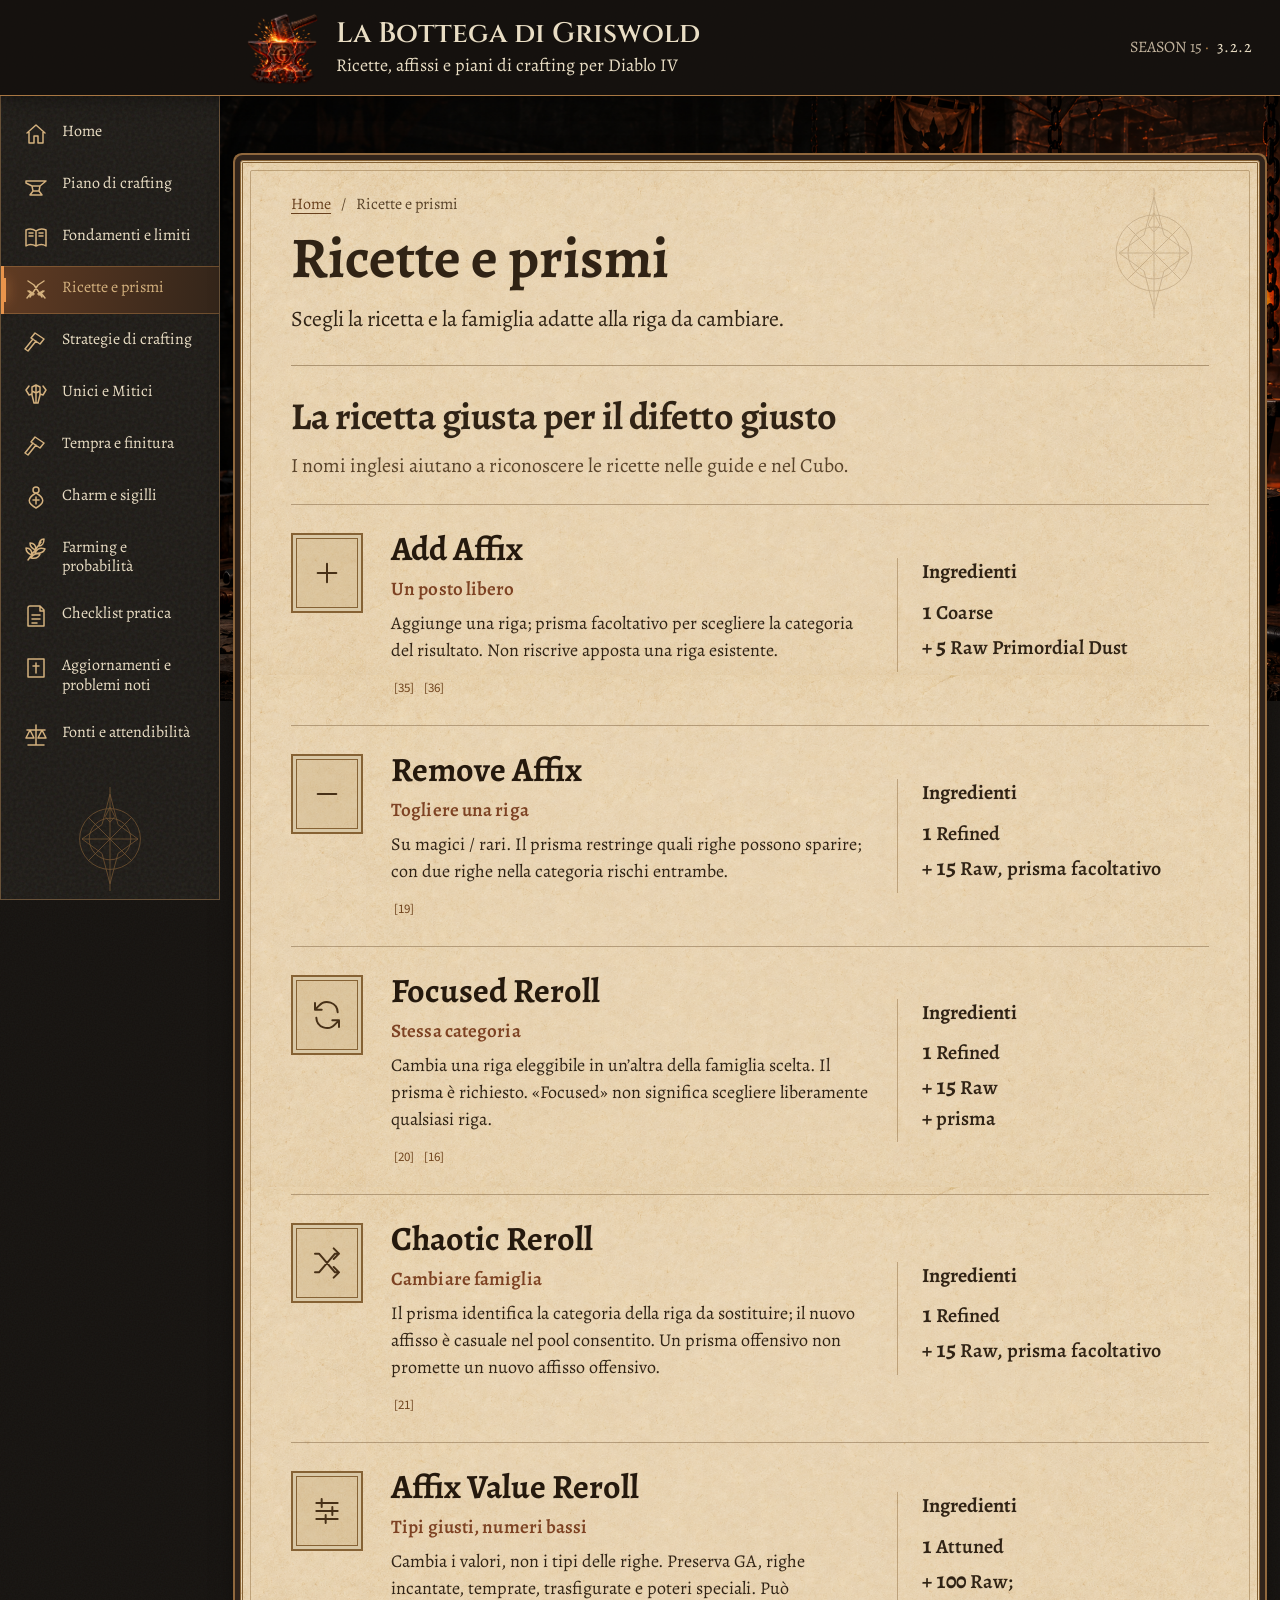
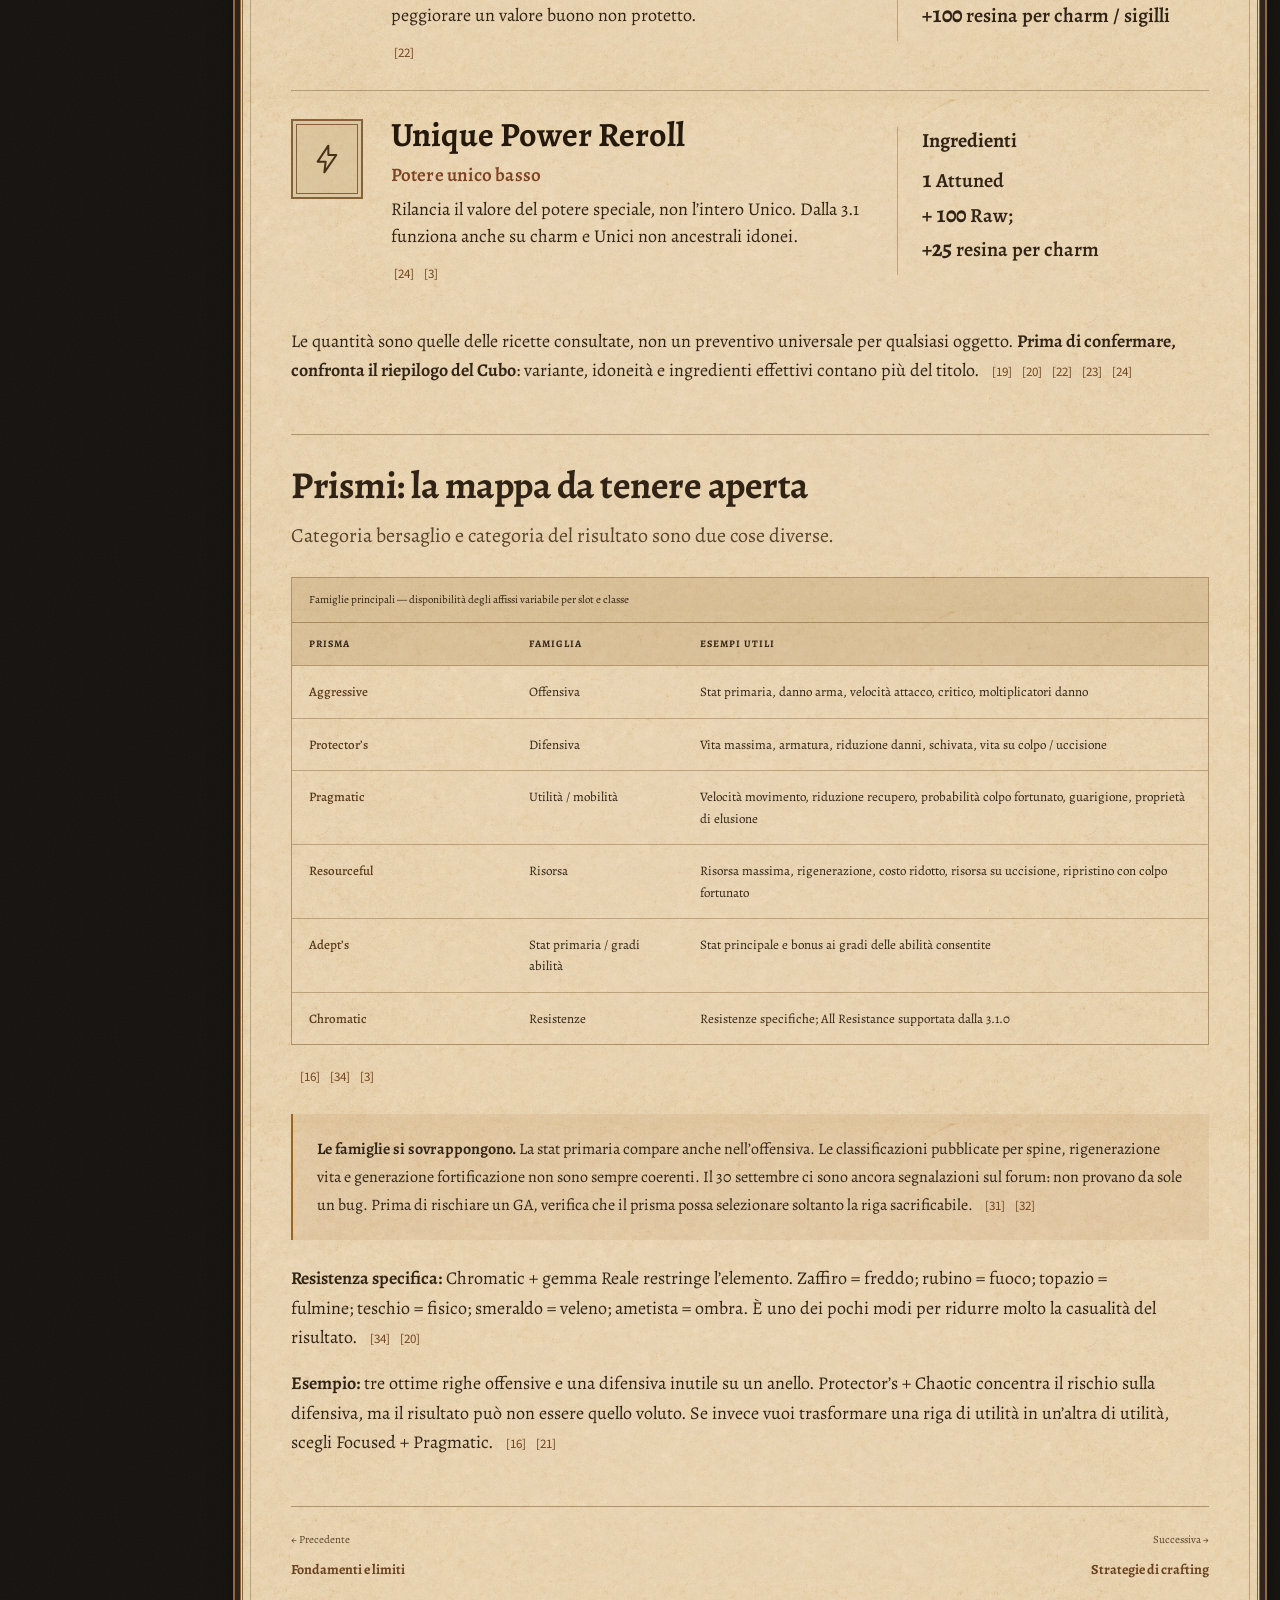
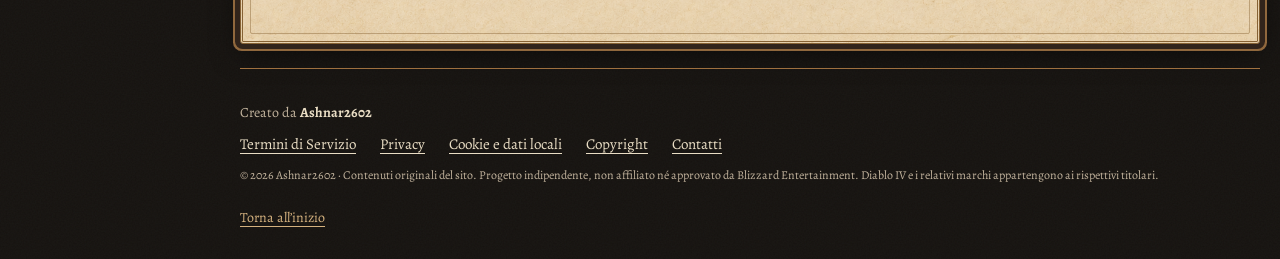
<file: ricette.html>
<!doctype html>
<html lang="it"><head><meta charset="utf-8"><meta name="viewport" content="width=device-width, initial-scale=1"><meta name="referrer" content="no-referrer"><meta name="theme-color" content="#15120f"><meta name="description" content="Scegli la ricetta e la famiglia adatte alla riga da cambiare. Guida al crafting Diablo IV della Bottega di Griswold."><title>Ricette e prismi | La Bottega di Griswold</title><link rel="icon" type="image/png" sizes="1254x1254" href="assets/griswold-logo.png"><link rel="apple-touch-icon" href="assets/griswold-logo.png"><link rel="stylesheet" href="styles.css"><script src="script.js?v=20261002-art" defer></script><link rel="stylesheet" href="bottega.css?v=20261002-art"><link rel="preload" href="assets/fonts/alegreya.ttf" as="font" type="font/ttf" crossorigin></head>
<body class="recipes-page"><a class="skip" href="#contenuto">Vai al contenuto</a><header class="topbar"><a class="brand" href="index.html"><img class="brand-logo" src="assets/griswold-logo.png" alt="" width="64" height="64" decoding="async"><span class="brand-text">La Bottega di Griswold<small>Ricette, affissi e piani di crafting per Diablo IV</small></span></a><div class="version"><span>SEASON 15</span><b>3.2.2</b></div><button type="button" class="mobile-nav" aria-expanded="false" aria-controls="indice" aria-label="Menu"><svg class="menu-icon" width="24" height="24" viewBox="0 0 24 24" fill="none" stroke="currentColor" stroke-width="1.5" aria-hidden="true"><path d="M3 6h18M3 12h18M3 18h18"/></svg><span class="menu-label">Menu</span></button></header><div class="layout"><aside id="indice" class="sidebar"><div class="aside-head">MENU DELLA BOTTEGA<span>Guida e strumenti di crafting</span></div><nav aria-label="Menu del sito"><a href="index.html"><svg class="nav-icon" viewBox="0 0 24 24" fill="none" stroke="currentColor" stroke-width="1.5" stroke-linecap="round" stroke-linejoin="round" aria-hidden="true"><path d="m3 11 9-8 9 8M5 10v11h5v-7h4v7h5V10"/></svg><span class="nav-label">Home</span></a><a href="simulatore/"><svg class="nav-icon" viewBox="0 0 24 24" fill="none" stroke="currentColor" stroke-width="1.5" stroke-linecap="round" stroke-linejoin="round" aria-hidden="true"><path d="M2 7h20l-6 5H8L2 9zm6 5 1 5h6l1-5M6 21l3-4m9 4-3-4M6 21h12"/></svg><span class="nav-label">Piano di crafting</span></a><a href="fondamenti.html"><svg class="nav-icon" viewBox="0 0 24 24" fill="none" stroke="currentColor" stroke-width="1.5" stroke-linecap="round" stroke-linejoin="round" aria-hidden="true"><path d="M12 5C8 2 4 3 2 4v16c3-2 6-2 10 0 4-2 7-2 10 0V4c-2-1-6-2-10 1Zm0 0v15M5 7h4M5 10h4m6-3h4m-4 3h4"/></svg><span class="nav-label">Fondamenti e limiti</span></a><a href="ricette.html" class="active" aria-current="page"><svg class="nav-icon" viewBox="0 0 24 24" fill="none" stroke="currentColor" stroke-width="1.5" stroke-linecap="round" stroke-linejoin="round" aria-hidden="true"><path d="m4 3 6 4 8 12m-4-3 5-3M3 20l4-5m-3-2 5 4M20 3l-6 4L6 19m4-3-5-3m16 7-4-5m3-2-5 4"/></svg><span class="nav-label">Ricette e prismi</span></a><a href="strategie.html"><svg class="nav-icon" viewBox="0 0 24 24" fill="none" stroke="currentColor" stroke-width="1.5" stroke-linecap="round" stroke-linejoin="round" aria-hidden="true"><path d="m11 3 9 6-4 5-9-6zM12 11 4 21l-3-2L9 9"/></svg><span class="nav-label">Strategie di crafting</span></a><a href="unici.html"><svg class="nav-icon" viewBox="0 0 24 24" fill="none" stroke="currentColor" stroke-width="1.5" stroke-linecap="round" stroke-linejoin="round" aria-hidden="true"><path d="M5 4 2 8l3 5 3-1m11-8 3 4-3 5-3-1M8 5l4-2 4 2v8l-2 8h-4l-2-8zm4-2v18M8 9l4 2 4-2"/></svg><span class="nav-label">Unici e Mitici</span></a><a href="finitura.html"><svg class="nav-icon" viewBox="0 0 24 24" fill="none" stroke="currentColor" stroke-width="1.5" stroke-linecap="round" stroke-linejoin="round" aria-hidden="true"><path d="m11 3 9 6-4 5-9-6zM12 11 4 21l-3-2L9 9"/></svg><span class="nav-label">Tempra e finitura</span></a><a href="talismani.html"><svg class="nav-icon" viewBox="0 0 24 24" fill="none" stroke="currentColor" stroke-width="1.5" stroke-linecap="round" stroke-linejoin="round" aria-hidden="true"><path d="M12 7c-9 5-9 10 0 15 9-5 9-10 0-15Zm0-6a3 3 0 0 1 0 6 3 3 0 0 1 0-6Zm0 10v7m-3-4h6"/></svg><span class="nav-label">Charm e sigilli</span></a><a href="farming.html"><svg class="nav-icon" viewBox="0 0 24 24" fill="none" stroke="currentColor" stroke-width="1.5" stroke-linecap="round" stroke-linejoin="round" aria-hidden="true"><path d="m4 22 13-18M8 17C2 15 2 12 2 10c4 0 6 2 6 7Zm4-5C6 10 6 7 6 5c4 0 6 3 6 7Zm3-4c0-5 2-7 5-7 0 4-2 7-5 7Zm-4 7c5 1 9-1 10-4-5-2-8 0-10 4Zm-4 5c5 1 8-1 9-4-4-1-7 0-9 4Z"/></svg><span class="nav-label">Farming e probabilità</span></a><a href="checklist.html"><svg class="nav-icon" viewBox="0 0 24 24" fill="none" stroke="currentColor" stroke-width="1.5" stroke-linecap="round" stroke-linejoin="round" aria-hidden="true"><path d="M6 2h10l4 4v16H4V4a2 2 0 0 1 2-2Zm10 0v5h4M8 11h8m-8 4h8m-8 4h5"/></svg><span class="nav-label">Checklist pratica</span></a><a href="aggiornamenti.html"><svg class="nav-icon" viewBox="0 0 24 24" fill="none" stroke="currentColor" stroke-width="1.5" stroke-linecap="round" stroke-linejoin="round" aria-hidden="true"><path d="M4 3h16v18H4zM12 7v10m-3-7h6"/></svg><span class="nav-label">Aggiornamenti e problemi noti</span></a><a href="fonti.html"><svg class="nav-icon" viewBox="0 0 24 24" fill="none" stroke="currentColor" stroke-width="1.5" stroke-linecap="round" stroke-linejoin="round" aria-hidden="true"><path d="M12 2v20M4 22h16M3 7h18M6 7l-4 8h8L6 7Zm12 0-4 8h8l-4-8Z"/></svg><span class="nav-label">Fonti e attendibilità</span></a></nav><svg class="horadric-mark" viewBox="0 0 100 140" fill="none" stroke="currentColor" stroke-width="1" aria-hidden="true"><path d="M50 5v130M15 70h70M50 14l10 38 25 18-25 18-10 38-10-38-25-18 25-18Z"/><circle cx="50" cy="70" r="26"/><circle cx="50" cy="70" r="38"/><path d="m23 43 54 54m0-54-54 54M50 30l6 12-6 7-6-7z"/></svg><div class="aside-footer">VERIFICATO IL<br><strong>02 OTTOBRE 2026</strong><a href="aggiornamenti.html#known-issues"><svg class="nav-icon" viewBox="0 0 24 24" fill="none" stroke="currentColor" stroke-width="1.5" stroke-linecap="round" stroke-linejoin="round" aria-hidden="true"><path d="M12 5C8 2 4 3 2 4v16c3-2 6-2 10 0 4-2 7-2 10 0V4c-2-1-6-2-10 1Zm0 0v15M5 7h4M5 10h4m6-3h4m-4 3h4"/></svg><span class="nav-label">Problemi noti</span></a></div></aside><main id="contenuto"><div class="manuscript"><svg class="horadric-mark" viewBox="0 0 100 140" fill="none" stroke="currentColor" stroke-width="1" aria-hidden="true"><path d="M50 5v130M15 70h70M50 14l10 38 25 18-25 18-10 38-10-38-25-18 25-18Z"/><circle cx="50" cy="70" r="26"/><circle cx="50" cy="70" r="38"/><path d="m23 43 54 54m0-54-54 54M50 30l6 12-6 7-6-7z"/></svg><div class="page-intro"><nav class="breadcrumbs" aria-label="Percorso"><a href="index.html">Home</a><span aria-hidden="true">/</span><span>Ricette e prismi</span></nav><h1>Ricette e prismi</h1><p>Scegli la ricetta e la famiglia adatte alla riga da cambiare.</p></div><section id="ricette" class="chapter"><div class="chapter-heading"><span class="chapter-num">04</span><div><h2>La ricetta giusta per il difetto giusto</h2><p class="lead">I nomi inglesi aiutano a riconoscere le ricette nelle guide e nel Cubo.</p></div></div>
<div class="recipe-grid">
<article class="recipe"><svg class="recipe-symbol" viewBox="0 0 24 24" fill="none" stroke="currentColor" stroke-width="1.5" stroke-linecap="round" stroke-linejoin="round" aria-hidden="true"><path d="M12 5v14M5 12h14"/></svg><div class="recipe-copy"><h3>Add Affix</h3><span class="small">UN POSTO LIBERO</span><p>Aggiunge una riga; prisma facoltativo per scegliere la categoria del risultato. Non riscrive apposta una riga esistente.</p><span class="citations"><a href="https://www.icy-veins.com/d4/guides/horadric-cube-overview/" target="_blank" rel="noopener noreferrer" title="Icy Veins · catalogo storico Cubo" aria-label="Fonte 35: Icy Veins · catalogo storico Cubo">[35]</a><a href="https://titanquisitor.com/2026/05/02/diablo-iv-horadric-cube-guide-how-to-craft-best-gear/" target="_blank" rel="noopener noreferrer" title="Titanquisitor · esempio documentato di crafting" aria-label="Fonte 36: Titanquisitor · esempio documentato di crafting">[36]</a></span></div><div class="recipe-ingredients"><span class="ingredient-heading">Ingredienti</span><p class="cost"><b>1</b> Coarse<br>+ <b>5</b> Raw Primordial Dust</p></div></article>
<article class="recipe"><svg class="recipe-symbol" viewBox="0 0 24 24" fill="none" stroke="currentColor" stroke-width="1.5" stroke-linecap="round" stroke-linejoin="round" aria-hidden="true"><path d="M5 12h14"/></svg><div class="recipe-copy"><h3>Remove Affix</h3><span class="small">TOGLIERE UNA RIGA</span><p>Su magici / rari. Il prisma restringe quali righe possono sparire; con due righe nella categoria rischi entrambe.</p><span class="citations"><a href="https://d4guides.gg/en/database/horadric-cube/remove-affix" target="_blank" rel="noopener noreferrer" title="D4Guides · ricetta Remove Affix" aria-label="Fonte 19: D4Guides · ricetta Remove Affix">[19]</a></span></div><div class="recipe-ingredients"><span class="ingredient-heading">Ingredienti</span><p class="cost"><b>1</b> Refined<br>+ <b>15</b> Raw, prisma facoltativo</p></div></article>
<article class="recipe"><svg class="recipe-symbol" viewBox="0 0 24 24" fill="none" stroke="currentColor" stroke-width="1.5" stroke-linecap="round" stroke-linejoin="round" aria-hidden="true"><path d="M20 10a8 8 0 0 0-14-5L3 8m0-5v5h5m-4 6a8 8 0 0 0 14 5l3-3m0 5v-5h-5"/></svg><div class="recipe-copy"><h3>Focused Reroll</h3><span class="small">STESSA CATEGORIA</span><p>Cambia una riga eleggibile in un’altra della famiglia scelta. Il prisma è richiesto. «Focused» non significa scegliere liberamente qualsiasi riga.</p><span class="citations"><a href="https://d4guides.gg/en/database/horadric-cube/focused-reroll" target="_blank" rel="noopener noreferrer" title="D4Guides · ricetta Focused Reroll" aria-label="Fonte 20: D4Guides · ricetta Focused Reroll">[20]</a><a href="https://mobalytics.gg/diablo-4/guides/d4-horadric-cube-crafting" target="_blank" rel="noopener noreferrer" title="Mobalytics · guida Cubo, 15 settembre" aria-label="Fonte 16: Mobalytics · guida Cubo, 15 settembre">[16]</a></span></div><div class="recipe-ingredients"><span class="ingredient-heading">Ingredienti</span><p class="cost"><b>1</b> Refined<br>+ <b>15</b> Raw<br>+ prisma</p></div></article>
<article class="recipe"><svg class="recipe-symbol" viewBox="0 0 24 24" fill="none" stroke="currentColor" stroke-width="1.5" stroke-linecap="round" stroke-linejoin="round" aria-hidden="true"><path d="M3 5h3l12 14h3m-4-4 4 4-4 4M3 19h3L18 5h3m-4-4 4 4-4 4"/></svg><div class="recipe-copy"><h3>Chaotic Reroll</h3><span class="small">CAMBIARE FAMIGLIA</span><p>Il prisma identifica la categoria della riga da sostituire; il nuovo affisso è casuale nel pool consentito. Un prisma offensivo non promette un nuovo affisso offensivo.</p><span class="citations"><a href="https://d4guides.gg/en/database/horadric-cube/offensive-random" target="_blank" rel="noopener noreferrer" title="D4Guides · Chaotic, Offensive → Random" aria-label="Fonte 21: D4Guides · Chaotic, Offensive → Random">[21]</a></span></div><div class="recipe-ingredients"><span class="ingredient-heading">Ingredienti</span><p class="cost"><b>1</b> Refined<br>+ <b>15</b> Raw, prisma facoltativo</p></div></article>
<article class="recipe"><svg class="recipe-symbol" viewBox="0 0 24 24" fill="none" stroke="currentColor" stroke-width="1.5" stroke-linecap="round" stroke-linejoin="round" aria-hidden="true"><path d="M4 6h16M4 12h16M4 18h16M8 3v6m8 0v6m-5 0v6"/></svg><div class="recipe-copy"><h3>Affix Value Reroll</h3><span class="small">TIPI GIUSTI, NUMERI BASSI</span><p>Cambia i valori, non i tipi delle righe. Preserva GA, righe incantate, temprate, trasfigurate e poteri speciali. Può peggiorare un valore buono non protetto.</p><span class="citations"><a href="https://d4guides.gg/en/database/horadric-cube/affix-value-reroll" target="_blank" rel="noopener noreferrer" title="D4Guides · Affix Value Reroll" aria-label="Fonte 22: D4Guides · Affix Value Reroll">[22]</a></span></div><div class="recipe-ingredients"><span class="ingredient-heading">Ingredienti</span><p class="cost"><b>1</b> Attuned<br>+ <b>100</b> Raw;<br>+<b>100</b> resina per charm / sigilli</p></div></article>
<article class="recipe"><svg class="recipe-symbol" viewBox="0 0 24 24" fill="none" stroke="currentColor" stroke-width="1.5" stroke-linecap="round" stroke-linejoin="round" aria-hidden="true"><path d="m13 2-8 12h6l-1 8 9-13h-6z"/></svg><div class="recipe-copy"><h3>Unique Power Reroll</h3><span class="small">POTERE UNICO BASSO</span><p>Rilancia il valore del potere speciale, non l’intero Unico. Dalla 3.1 funziona anche su charm e Unici non ancestrali idonei.</p><span class="citations"><a href="https://d4guides.gg/en/database/horadric-cube/unique-power-reroll-unique-power-reroll" target="_blank" rel="noopener noreferrer" title="D4Guides · Unique Power Reroll" aria-label="Fonte 24: D4Guides · Unique Power Reroll">[24]</a><a href="https://news.blizzard.com/en-us/article/24287406/diablo-iv-patch-notes-3-1" target="_blank" rel="noopener noreferrer" title="Blizzard · archivio patch 3.1" aria-label="Fonte 3: Blizzard · archivio patch 3.1">[3]</a></span></div><div class="recipe-ingredients"><span class="ingredient-heading">Ingredienti</span><p class="cost"><b>1</b> Attuned<br>+ <b>100</b> Raw;<br>+<b>25</b> resina per charm</p></div></article>
</div>
<p>Le quantità sono quelle delle ricette consultate, non un preventivo universale per qualsiasi oggetto. <strong>Prima di confermare, confronta il riepilogo del Cubo</strong>: variante, idoneità e ingredienti effettivi contano più del titolo. <span class="citations"><a href="https://d4guides.gg/en/database/horadric-cube/remove-affix" target="_blank" rel="noopener noreferrer" title="D4Guides · ricetta Remove Affix" aria-label="Fonte 19: D4Guides · ricetta Remove Affix">[19]</a><a href="https://d4guides.gg/en/database/horadric-cube/focused-reroll" target="_blank" rel="noopener noreferrer" title="D4Guides · ricetta Focused Reroll" aria-label="Fonte 20: D4Guides · ricetta Focused Reroll">[20]</a><a href="https://d4guides.gg/en/database/horadric-cube/affix-value-reroll" target="_blank" rel="noopener noreferrer" title="D4Guides · Affix Value Reroll" aria-label="Fonte 22: D4Guides · Affix Value Reroll">[22]</a><a href="https://d4guides.gg/en/database/horadric-cube/horadric-reroll" target="_blank" rel="noopener noreferrer" title="D4Guides · Horadric Reroll" aria-label="Fonte 23: D4Guides · Horadric Reroll">[23]</a><a href="https://d4guides.gg/en/database/horadric-cube/unique-power-reroll-unique-power-reroll" target="_blank" rel="noopener noreferrer" title="D4Guides · Unique Power Reroll" aria-label="Fonte 24: D4Guides · Unique Power Reroll">[24]</a></span></p>
</section><section id="prismi" class="chapter"><div class="chapter-heading"><span class="chapter-num">05</span><div><h2>Prismi: la mappa da tenere aperta</h2><p class="lead">Categoria bersaglio e categoria del risultato sono due cose diverse.</p></div></div>
<div class="table-wrap"><table><caption>Famiglie principali — disponibilità degli affissi variabile per slot e classe</caption><thead><tr><th>Prisma</th><th>Famiglia</th><th>Esempi utili</th></tr></thead><tbody>
<tr><td>Aggressive</td><td>Offensiva</td><td>Stat primaria, danno arma, velocità attacco, critico, moltiplicatori danno</td></tr>
<tr><td>Protector’s</td><td>Difensiva</td><td>Vita massima, armatura, riduzione danni, schivata, vita su colpo / uccisione</td></tr>
<tr><td>Pragmatic</td><td>Utilità / mobilità</td><td>Velocità movimento, riduzione recupero, probabilità colpo fortunato, guarigione, proprietà di elusione</td></tr>
<tr><td>Resourceful</td><td>Risorsa</td><td>Risorsa massima, rigenerazione, costo ridotto, risorsa su uccisione, ripristino con colpo fortunato</td></tr>
<tr><td>Adept’s</td><td>Stat primaria / gradi abilità</td><td>Stat principale e bonus ai gradi delle abilità consentite</td></tr>
<tr><td>Chromatic</td><td>Resistenze</td><td>Resistenze specifiche; All Resistance supportata dalla 3.1.0</td></tr>
</tbody></table></div><span class="citations"><a href="https://mobalytics.gg/diablo-4/guides/d4-horadric-cube-crafting" target="_blank" rel="noopener noreferrer" title="Mobalytics · guida Cubo, 15 settembre" aria-label="Fonte 16: Mobalytics · guida Cubo, 15 settembre">[16]</a><a href="https://d4guides.gg/en/horadric-cube" target="_blank" rel="noopener noreferrer" title="D4Guides · catalogo Cubo e Trasfigurazione" aria-label="Fonte 34: D4Guides · catalogo Cubo e Trasfigurazione">[34]</a><a href="https://news.blizzard.com/en-us/article/24287406/diablo-iv-patch-notes-3-1" target="_blank" rel="noopener noreferrer" title="Blizzard · archivio patch 3.1" aria-label="Fonte 3: Blizzard · archivio patch 3.1">[3]</a></span>
<div class="note warning"><strong>Le famiglie si sovrappongono.</strong> La stat primaria compare anche nell’offensiva. Le classificazioni pubblicate per spine, rigenerazione vita e generazione fortificazione non sono sempre coerenti. Il 30 settembre ci sono ancora segnalazioni sul forum: non provano da sole un bug. Prima di rischiare un GA, verifica che il prisma possa selezionare soltanto la riga sacrificabile. <span class="citations"><a href="https://www.reddit.com/r/diablo4/comments/1t7uq1l/yet_another_horadric_cube_affix_sheet/" target="_blank" rel="noopener noreferrer" title="r/diablo4 · tabella prismi e correzioni" aria-label="Fonte 31: r/diablo4 · tabella prismi e correzioni">[31]</a><a href="https://us.forums.blizzard.com/en/d4/t/tuning-prism-not-working-properly/270463" target="_blank" rel="noopener noreferrer" title="Forum Blizzard · problemi prismi, 30 settembre" aria-label="Fonte 32: Forum Blizzard · problemi prismi, 30 settembre">[32]</a></span></div>
<p><strong>Resistenza specifica:</strong> Chromatic + gemma Reale restringe l’elemento. Zaffiro = freddo; rubino = fuoco; topazio = fulmine; teschio = fisico; smeraldo = veleno; ametista = ombra. È uno dei pochi modi per ridurre molto la casualità del risultato. <span class="citations"><a href="https://d4guides.gg/en/horadric-cube" target="_blank" rel="noopener noreferrer" title="D4Guides · catalogo Cubo e Trasfigurazione" aria-label="Fonte 34: D4Guides · catalogo Cubo e Trasfigurazione">[34]</a><a href="https://d4guides.gg/en/database/horadric-cube/focused-reroll" target="_blank" rel="noopener noreferrer" title="D4Guides · ricetta Focused Reroll" aria-label="Fonte 20: D4Guides · ricetta Focused Reroll">[20]</a></span></p>
<p><strong>Esempio:</strong> tre ottime righe offensive e una difensiva inutile su un anello. Protector’s + Chaotic concentra il rischio sulla difensiva, ma il risultato può non essere quello voluto. Se invece vuoi trasformare una riga di utilità in un’altra di utilità, scegli Focused + Pragmatic. <span class="citations"><a href="https://mobalytics.gg/diablo-4/guides/d4-horadric-cube-crafting" target="_blank" rel="noopener noreferrer" title="Mobalytics · guida Cubo, 15 settembre" aria-label="Fonte 16: Mobalytics · guida Cubo, 15 settembre">[16]</a><a href="https://d4guides.gg/en/database/horadric-cube/offensive-random" target="_blank" rel="noopener noreferrer" title="D4Guides · Chaotic, Offensive → Random" aria-label="Fonte 21: D4Guides · Chaotic, Offensive → Random">[21]</a></span></p>
</section><nav class="page-navigation" aria-label="Pagine della guida"><a href="fondamenti.html"><small>← Precedente</small><strong>Fondamenti e limiti</strong></a><a href="strategie.html"><small>Successiva →</small><strong>Strategie di crafting</strong></a></nav></div><footer class="site-footer" aria-label="Informazioni sul sito">
<div class="footer-identity"><span class="brand-word">La Bottega di Griswold</span><p>Ricette, affissi e piani di crafting per Diablo IV</p><p>Creato da <strong>Ashnar2602</strong></p></div>
<nav class="footer-links" aria-label="Informazioni legali"><a href="legale.html#termini">Termini di Servizio</a><a href="legale.html#privacy">Privacy</a><a href="legale.html#cookie">Cookie e dati locali</a><a href="legale.html#copyright">Copyright</a><a href="mailto:ashnar.2602@gmail.com">Contatti</a></nav>
<p class="footer-disclaimer">© 2026 Ashnar2602 · Contenuti originali del sito. Progetto indipendente, non affiliato né approvato da Blizzard Entertainment. Diablo IV e i relativi marchi appartengono ai rispettivi titolari.</p>
<a class="footer-top" href="#">Torna all’inizio</a></footer></main></div></body></html>
</file>
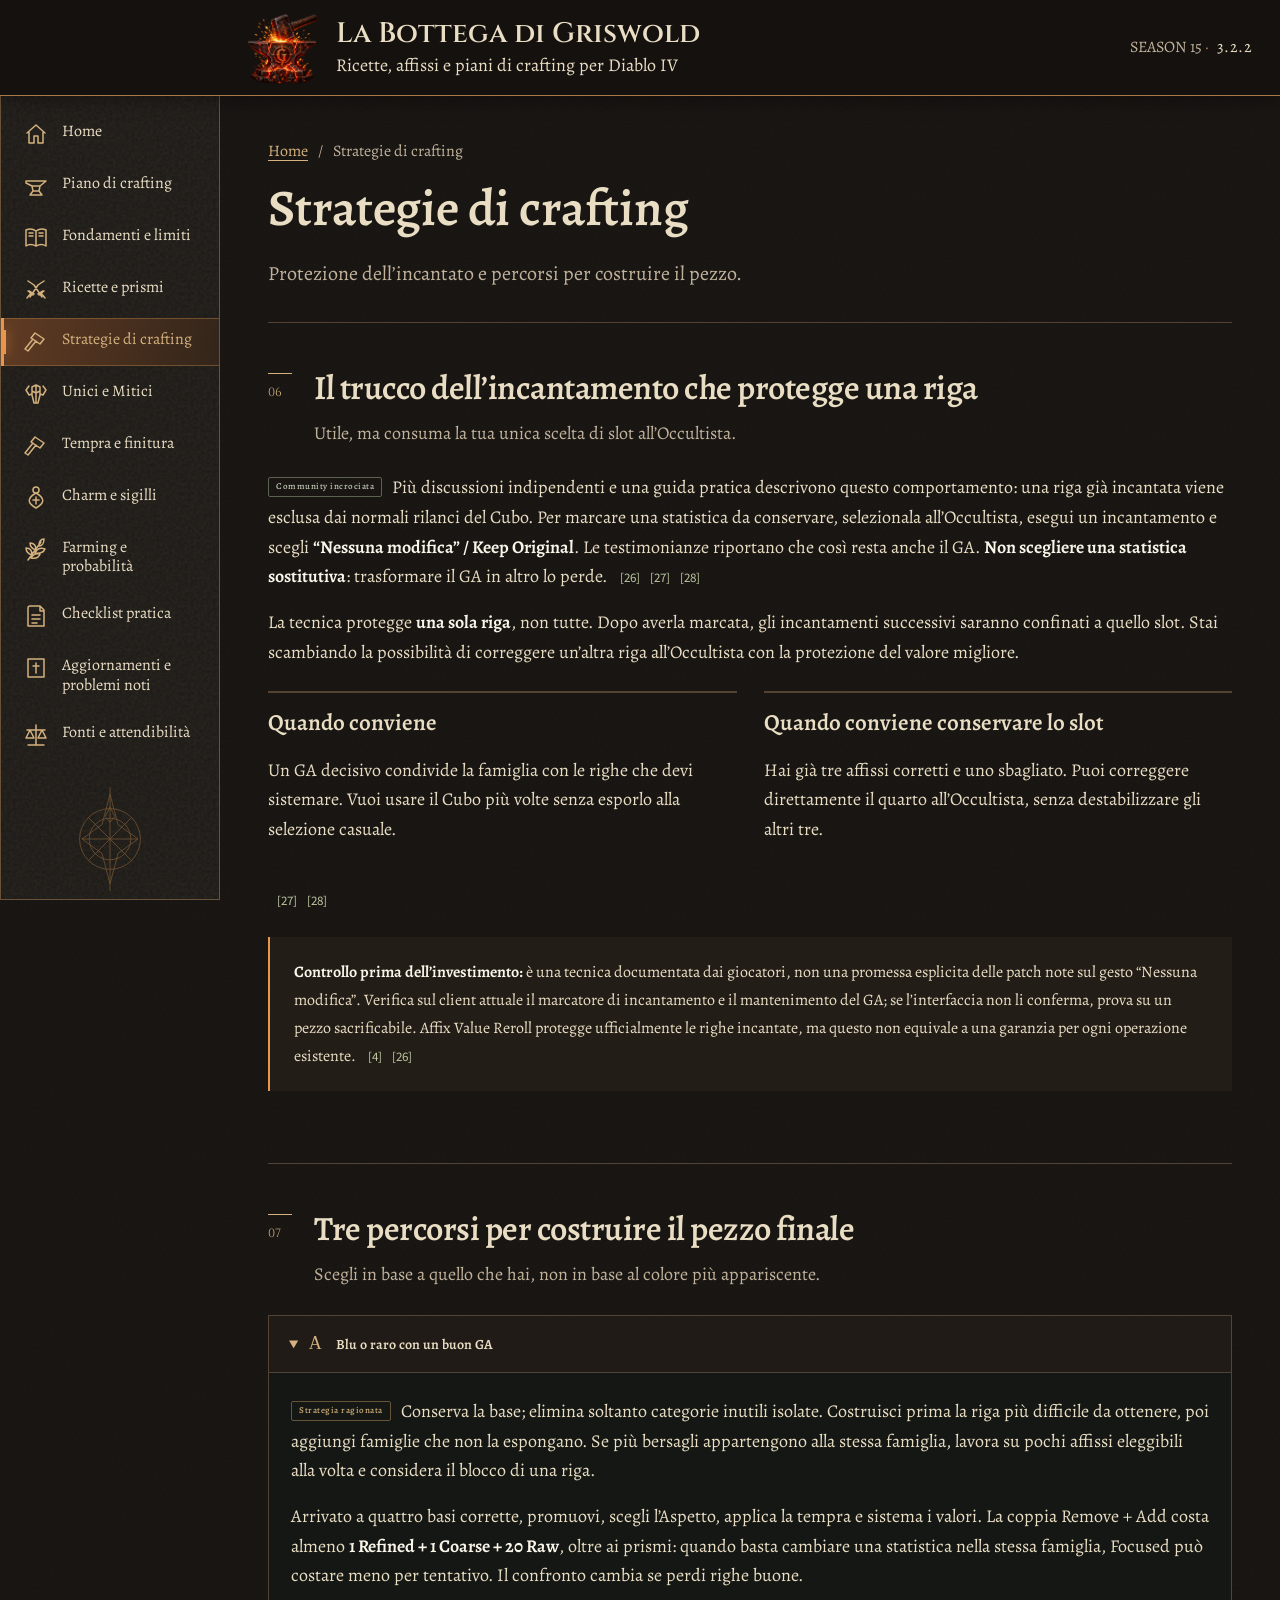
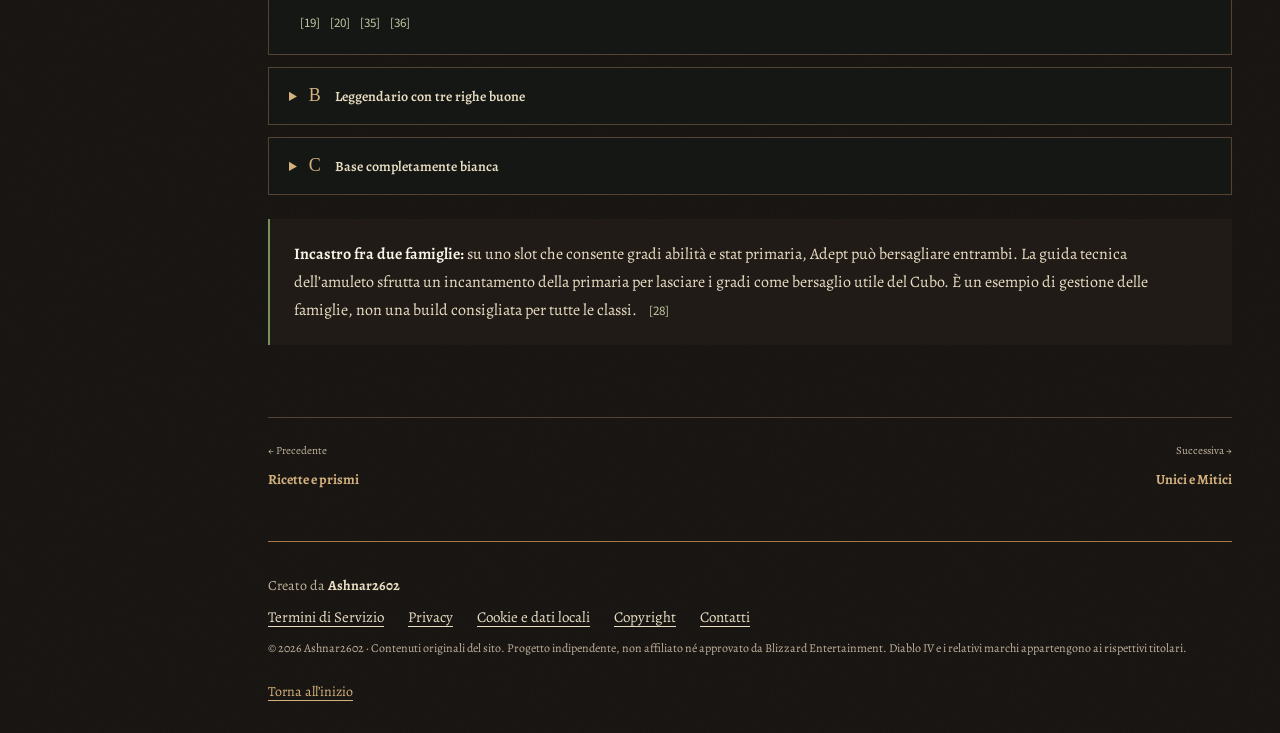
<file: strategie.html>
<!doctype html>
<html lang="it"><head><meta charset="utf-8"><meta name="viewport" content="width=device-width, initial-scale=1"><meta name="referrer" content="no-referrer"><meta name="theme-color" content="#15120f"><meta name="description" content="Protezione dell’incantato e percorsi per costruire il pezzo. Guida al crafting Diablo IV della Bottega di Griswold."><title>Strategie di crafting | La Bottega di Griswold</title><link rel="icon" type="image/png" sizes="1254x1254" href="assets/griswold-logo.png"><link rel="apple-touch-icon" href="assets/griswold-logo.png"><link rel="stylesheet" href="styles.css"><script src="script.js?v=20261002-art" defer></script><link rel="stylesheet" href="bottega.css?v=20261002-art"><link rel="preload" href="assets/fonts/alegreya.ttf" as="font" type="font/ttf" crossorigin></head>
<body><a class="skip" href="#contenuto">Vai al contenuto</a><header class="topbar"><a class="brand" href="index.html"><img class="brand-logo" src="assets/griswold-logo.png" alt="" width="64" height="64" decoding="async"><span class="brand-text">La Bottega di Griswold<small>Ricette, affissi e piani di crafting per Diablo IV</small></span></a><div class="version"><span>SEASON 15</span><b>3.2.2</b></div><button type="button" class="mobile-nav" aria-expanded="false" aria-controls="indice" aria-label="Menu"><svg class="menu-icon" width="24" height="24" viewBox="0 0 24 24" fill="none" stroke="currentColor" stroke-width="1.5" aria-hidden="true"><path d="M3 6h18M3 12h18M3 18h18"/></svg><span class="menu-label">Menu</span></button></header><div class="layout"><aside id="indice" class="sidebar"><div class="aside-head">MENU DELLA BOTTEGA<span>Guida e strumenti di crafting</span></div><nav aria-label="Menu del sito"><a href="index.html"><svg class="nav-icon" viewBox="0 0 24 24" fill="none" stroke="currentColor" stroke-width="1.5" stroke-linecap="round" stroke-linejoin="round" aria-hidden="true"><path d="m3 11 9-8 9 8M5 10v11h5v-7h4v7h5V10"/></svg><span class="nav-label">Home</span></a><a href="simulatore/"><svg class="nav-icon" viewBox="0 0 24 24" fill="none" stroke="currentColor" stroke-width="1.5" stroke-linecap="round" stroke-linejoin="round" aria-hidden="true"><path d="M2 7h20l-6 5H8L2 9zm6 5 1 5h6l1-5M6 21l3-4m9 4-3-4M6 21h12"/></svg><span class="nav-label">Piano di crafting</span></a><a href="fondamenti.html"><svg class="nav-icon" viewBox="0 0 24 24" fill="none" stroke="currentColor" stroke-width="1.5" stroke-linecap="round" stroke-linejoin="round" aria-hidden="true"><path d="M12 5C8 2 4 3 2 4v16c3-2 6-2 10 0 4-2 7-2 10 0V4c-2-1-6-2-10 1Zm0 0v15M5 7h4M5 10h4m6-3h4m-4 3h4"/></svg><span class="nav-label">Fondamenti e limiti</span></a><a href="ricette.html"><svg class="nav-icon" viewBox="0 0 24 24" fill="none" stroke="currentColor" stroke-width="1.5" stroke-linecap="round" stroke-linejoin="round" aria-hidden="true"><path d="m4 3 6 4 8 12m-4-3 5-3M3 20l4-5m-3-2 5 4M20 3l-6 4L6 19m4-3-5-3m16 7-4-5m3-2-5 4"/></svg><span class="nav-label">Ricette e prismi</span></a><a href="strategie.html" class="active" aria-current="page"><svg class="nav-icon" viewBox="0 0 24 24" fill="none" stroke="currentColor" stroke-width="1.5" stroke-linecap="round" stroke-linejoin="round" aria-hidden="true"><path d="m11 3 9 6-4 5-9-6zM12 11 4 21l-3-2L9 9"/></svg><span class="nav-label">Strategie di crafting</span></a><a href="unici.html"><svg class="nav-icon" viewBox="0 0 24 24" fill="none" stroke="currentColor" stroke-width="1.5" stroke-linecap="round" stroke-linejoin="round" aria-hidden="true"><path d="M5 4 2 8l3 5 3-1m11-8 3 4-3 5-3-1M8 5l4-2 4 2v8l-2 8h-4l-2-8zm4-2v18M8 9l4 2 4-2"/></svg><span class="nav-label">Unici e Mitici</span></a><a href="finitura.html"><svg class="nav-icon" viewBox="0 0 24 24" fill="none" stroke="currentColor" stroke-width="1.5" stroke-linecap="round" stroke-linejoin="round" aria-hidden="true"><path d="m11 3 9 6-4 5-9-6zM12 11 4 21l-3-2L9 9"/></svg><span class="nav-label">Tempra e finitura</span></a><a href="talismani.html"><svg class="nav-icon" viewBox="0 0 24 24" fill="none" stroke="currentColor" stroke-width="1.5" stroke-linecap="round" stroke-linejoin="round" aria-hidden="true"><path d="M12 7c-9 5-9 10 0 15 9-5 9-10 0-15Zm0-6a3 3 0 0 1 0 6 3 3 0 0 1 0-6Zm0 10v7m-3-4h6"/></svg><span class="nav-label">Charm e sigilli</span></a><a href="farming.html"><svg class="nav-icon" viewBox="0 0 24 24" fill="none" stroke="currentColor" stroke-width="1.5" stroke-linecap="round" stroke-linejoin="round" aria-hidden="true"><path d="m4 22 13-18M8 17C2 15 2 12 2 10c4 0 6 2 6 7Zm4-5C6 10 6 7 6 5c4 0 6 3 6 7Zm3-4c0-5 2-7 5-7 0 4-2 7-5 7Zm-4 7c5 1 9-1 10-4-5-2-8 0-10 4Zm-4 5c5 1 8-1 9-4-4-1-7 0-9 4Z"/></svg><span class="nav-label">Farming e probabilità</span></a><a href="checklist.html"><svg class="nav-icon" viewBox="0 0 24 24" fill="none" stroke="currentColor" stroke-width="1.5" stroke-linecap="round" stroke-linejoin="round" aria-hidden="true"><path d="M6 2h10l4 4v16H4V4a2 2 0 0 1 2-2Zm10 0v5h4M8 11h8m-8 4h8m-8 4h5"/></svg><span class="nav-label">Checklist pratica</span></a><a href="aggiornamenti.html"><svg class="nav-icon" viewBox="0 0 24 24" fill="none" stroke="currentColor" stroke-width="1.5" stroke-linecap="round" stroke-linejoin="round" aria-hidden="true"><path d="M4 3h16v18H4zM12 7v10m-3-7h6"/></svg><span class="nav-label">Aggiornamenti e problemi noti</span></a><a href="fonti.html"><svg class="nav-icon" viewBox="0 0 24 24" fill="none" stroke="currentColor" stroke-width="1.5" stroke-linecap="round" stroke-linejoin="round" aria-hidden="true"><path d="M12 2v20M4 22h16M3 7h18M6 7l-4 8h8L6 7Zm12 0-4 8h8l-4-8Z"/></svg><span class="nav-label">Fonti e attendibilità</span></a></nav><svg class="horadric-mark" viewBox="0 0 100 140" fill="none" stroke="currentColor" stroke-width="1" aria-hidden="true"><path d="M50 5v130M15 70h70M50 14l10 38 25 18-25 18-10 38-10-38-25-18 25-18Z"/><circle cx="50" cy="70" r="26"/><circle cx="50" cy="70" r="38"/><path d="m23 43 54 54m0-54-54 54M50 30l6 12-6 7-6-7z"/></svg><div class="aside-footer">VERIFICATO IL<br><strong>02 OTTOBRE 2026</strong><a href="aggiornamenti.html#known-issues"><svg class="nav-icon" viewBox="0 0 24 24" fill="none" stroke="currentColor" stroke-width="1.5" stroke-linecap="round" stroke-linejoin="round" aria-hidden="true"><path d="M12 5C8 2 4 3 2 4v16c3-2 6-2 10 0 4-2 7-2 10 0V4c-2-1-6-2-10 1Zm0 0v15M5 7h4M5 10h4m6-3h4m-4 3h4"/></svg><span class="nav-label">Problemi noti</span></a></div></aside><main id="contenuto"><div class="page-intro"><nav class="breadcrumbs" aria-label="Percorso"><a href="index.html">Home</a><span aria-hidden="true">/</span><span>Strategie di crafting</span></nav><h1>Strategie di crafting</h1><p>Protezione dell’incantato e percorsi per costruire il pezzo.</p></div><section id="protezione" class="chapter"><div class="chapter-heading"><span class="chapter-num">06</span><div><h2>Il trucco dell’incantamento che protegge una riga</h2><p class="lead">Utile, ma consuma la tua unica scelta di slot all’Occultista.</p></div></div>
<p><span class="label">Community incrociata</span> Più discussioni indipendenti e una guida pratica descrivono questo comportamento: una riga già incantata viene esclusa dai normali rilanci del Cubo. Per marcare una statistica da conservare, selezionala all’Occultista, esegui un incantamento e scegli <strong>“Nessuna modifica” / Keep Original</strong>. Le testimonianze riportano che così resta anche il GA. <strong>Non scegliere una statistica sostitutiva</strong>: trasformare il GA in altro lo perde. <span class="citations"><a href="https://us.forums.blizzard.com/en/d4/t/question-about-greater-affix/258287" target="_blank" rel="noopener noreferrer" title="Forum Blizzard · GA e blocco tramite incantamento" aria-label="Fonte 26: Forum Blizzard · GA e blocco tramite incantamento">[26]</a><a href="https://us.forums.blizzard.com/en/d4/t/horadric-cube-for-legendary-items/252588" target="_blank" rel="noopener noreferrer" title="Forum Blizzard · strategia per leggendari" aria-label="Fonte 27: Forum Blizzard · strategia per leggendari">[27]</a><a href="https://d4guides.gg/en/guides/crafting-items/thanks-to-the-horadric-cube-from-nothing-to-gold" target="_blank" rel="noopener noreferrer" title="D4Guides · amuleto da una base, giugno" aria-label="Fonte 28: D4Guides · amuleto da una base, giugno">[28]</a></span></p>
<p>La tecnica protegge <strong>una sola riga</strong>, non tutte. Dopo averla marcata, gli incantamenti successivi saranno confinati a quello slot. Stai scambiando la possibilità di correggere un’altra riga all’Occultista con la protezione del valore migliore.</p>
<div class="comparison"><div><h3>Quando conviene</h3><p>Un GA decisivo condivide la famiglia con le righe che devi sistemare. Vuoi usare il Cubo più volte senza esporlo alla selezione casuale.</p></div><div><h3>Quando conviene conservare lo slot</h3><p>Hai già tre affissi corretti e uno sbagliato. Puoi correggere direttamente il quarto all’Occultista, senza destabilizzare gli altri tre.</p></div></div><span class="citations"><a href="https://us.forums.blizzard.com/en/d4/t/horadric-cube-for-legendary-items/252588" target="_blank" rel="noopener noreferrer" title="Forum Blizzard · strategia per leggendari" aria-label="Fonte 27: Forum Blizzard · strategia per leggendari">[27]</a><a href="https://d4guides.gg/en/guides/crafting-items/thanks-to-the-horadric-cube-from-nothing-to-gold" target="_blank" rel="noopener noreferrer" title="D4Guides · amuleto da una base, giugno" aria-label="Fonte 28: D4Guides · amuleto da una base, giugno">[28]</a></span>
<div class="note warning"><strong>Controllo prima dell’investimento:</strong> è una tecnica documentata dai giocatori, non una promessa esplicita delle patch note sul gesto “Nessuna modifica”. Verifica sul client attuale il marcatore di incantamento e il mantenimento del GA; se l’interfaccia non li conferma, prova su un pezzo sacrificabile. Affix Value Reroll protegge ufficialmente le righe incantate, ma questo non equivale a una garanzia per ogni operazione esistente. <span class="citations"><a href="https://news.blizzard.com/en-us/article/24295394/celebrate-30-years-of-diablo-in-season-of-hell-s-legacy" target="_blank" rel="noopener noreferrer" title="Blizzard · Season 15 e patch 3.2.1" aria-label="Fonte 4: Blizzard · Season 15 e patch 3.2.1">[4]</a><a href="https://us.forums.blizzard.com/en/d4/t/question-about-greater-affix/258287" target="_blank" rel="noopener noreferrer" title="Forum Blizzard · GA e blocco tramite incantamento" aria-label="Fonte 26: Forum Blizzard · GA e blocco tramite incantamento">[26]</a></span></div>
</section><section id="percorsi" class="chapter"><div class="chapter-heading"><span class="chapter-num">07</span><div><h2>Tre percorsi per costruire il pezzo finale</h2><p class="lead">Scegli in base a quello che hai, non in base al colore più appariscente.</p></div></div>
<details open><summary><span class="route-num">A</span> Blu o raro con un buon GA</summary><div class="details-body"><p><span class="label strategy">Strategia ragionata</span> Conserva la base; elimina soltanto categorie inutili isolate. Costruisci prima la riga più difficile da ottenere, poi aggiungi famiglie che non la espongano. Se più bersagli appartengono alla stessa famiglia, lavora su pochi affissi eleggibili alla volta e considera il blocco di una riga.</p><p>Arrivato a quattro basi corrette, promuovi, scegli l’Aspetto, applica la tempra e sistema i valori. La coppia Remove + Add costa almeno <strong>1 Refined + 1 Coarse + 20 Raw</strong>, oltre ai prismi: quando basta cambiare una statistica nella stessa famiglia, Focused può costare meno per tentativo. Il confronto cambia se perdi righe buone.</p><span class="citations"><a href="https://d4guides.gg/en/database/horadric-cube/remove-affix" target="_blank" rel="noopener noreferrer" title="D4Guides · ricetta Remove Affix" aria-label="Fonte 19: D4Guides · ricetta Remove Affix">[19]</a><a href="https://d4guides.gg/en/database/horadric-cube/focused-reroll" target="_blank" rel="noopener noreferrer" title="D4Guides · ricetta Focused Reroll" aria-label="Fonte 20: D4Guides · ricetta Focused Reroll">[20]</a><a href="https://www.icy-veins.com/d4/guides/horadric-cube-overview/" target="_blank" rel="noopener noreferrer" title="Icy Veins · catalogo storico Cubo" aria-label="Fonte 35: Icy Veins · catalogo storico Cubo">[35]</a><a href="https://titanquisitor.com/2026/05/02/diablo-iv-horadric-cube-guide-how-to-craft-best-gear/" target="_blank" rel="noopener noreferrer" title="Titanquisitor · esempio documentato di crafting" aria-label="Fonte 36: Titanquisitor · esempio documentato di crafting">[36]</a></span></div></details>
<details><summary><span class="route-num">B</span> Leggendario con tre righe buone</summary><div class="details-body"><p><span class="label strategy">Strategia ragionata</span> Prima scelta: incanta la quarta riga. È il modo più semplice di non coinvolgere le altre. Guarda l’elenco degli affissi possibili prima di spendere.</p><p>Se vuoi correggere più righe, valuta il Cubo. Una categoria con una sola riga sacrificabile è la situazione migliore; una categoria con due buone e una cattiva è una scommessa. Non tentare di “smontare” il leggendario come un raro: per Remove Affix le guide pratiche indicano magici e rari.</p><p>Con un GA irrinunciabile da proteggere, puoi marcare quello e ricostruire il resto tramite Chaotic / Focused. Budget e rischio sono maggiori rispetto a una correzione singola.</p><span class="citations"><a href="https://d4guides.gg/en/database/horadric-cube/remove-affix" target="_blank" rel="noopener noreferrer" title="D4Guides · ricetta Remove Affix" aria-label="Fonte 19: D4Guides · ricetta Remove Affix">[19]</a><a href="https://us.forums.blizzard.com/en/d4/t/horadric-cube-for-legendary-items/252588" target="_blank" rel="noopener noreferrer" title="Forum Blizzard · strategia per leggendari" aria-label="Fonte 27: Forum Blizzard · strategia per leggendari">[27]</a><a href="https://us.forums.blizzard.com/en/d4/t/i-need-serious-help-changing-max-health-into-max-resource-on-enigma-solved-typical-pebkac/269548" target="_blank" rel="noopener noreferrer" title="Forum Blizzard · controllo del pool all’Occultista" aria-label="Fonte 40: Forum Blizzard · controllo del pool all’Occultista">[40]</a></span></div></details>
<details><summary><span class="route-num">C</span> Base completamente bianca</summary><div class="details-body"><p><span class="label strategy">Strategia ragionata</span> Scrivi la combinazione finale e controlla i pool dello slot. Add Affix con prismi crea una base funzionale; non promette quattro GA. Le righe difficili meritano i primi tentativi, mentre l’incantamento può risolvere una riga finale.</p><p>Conviene quando ti serve rapidamente una combinazione di tipi, o quando nessuna base trovata è vicina al bersaglio. Per inseguire un pezzo con molti GA, una base già ricca di GA utili riduce il lavoro che non puoi rendere deterministico.</p><span class="citations"><a href="https://www.reddit.com/r/diablo4/comments/1ta375u/can_add_affix_be_a_greater_affix/" target="_blank" rel="noopener noreferrer" title="r/diablo4 · affissi aggiunti e GA" aria-label="Fonte 29: r/diablo4 · affissi aggiunti e GA">[29]</a><a href="https://titanquisitor.com/2026/05/02/diablo-iv-horadric-cube-guide-how-to-craft-best-gear/" target="_blank" rel="noopener noreferrer" title="Titanquisitor · esempio documentato di crafting" aria-label="Fonte 36: Titanquisitor · esempio documentato di crafting">[36]</a></span></div></details>
<div class="note"><strong>Incastro fra due famiglie:</strong> su uno slot che consente gradi abilità e stat primaria, Adept può bersagliare entrambi. La guida tecnica dell’amuleto sfrutta un incantamento della primaria per lasciare i gradi come bersaglio utile del Cubo. È un esempio di gestione delle famiglie, non una build consigliata per tutte le classi. <span class="citations"><a href="https://d4guides.gg/en/guides/crafting-items/thanks-to-the-horadric-cube-from-nothing-to-gold" target="_blank" rel="noopener noreferrer" title="D4Guides · amuleto da una base, giugno" aria-label="Fonte 28: D4Guides · amuleto da una base, giugno">[28]</a></span></div>
</section><nav class="page-navigation" aria-label="Pagine della guida"><a href="ricette.html"><small>← Precedente</small><strong>Ricette e prismi</strong></a><a href="unici.html"><small>Successiva →</small><strong>Unici e Mitici</strong></a></nav><footer class="site-footer" aria-label="Informazioni sul sito">
<div class="footer-identity"><span class="brand-word">La Bottega di Griswold</span><p>Ricette, affissi e piani di crafting per Diablo IV</p><p>Creato da <strong>Ashnar2602</strong></p></div>
<nav class="footer-links" aria-label="Informazioni legali"><a href="legale.html#termini">Termini di Servizio</a><a href="legale.html#privacy">Privacy</a><a href="legale.html#cookie">Cookie e dati locali</a><a href="legale.html#copyright">Copyright</a><a href="mailto:ashnar.2602@gmail.com">Contatti</a></nav>
<p class="footer-disclaimer">© 2026 Ashnar2602 · Contenuti originali del sito. Progetto indipendente, non affiliato né approvato da Blizzard Entertainment. Diablo IV e i relativi marchi appartengono ai rispettivi titolari.</p>
<a class="footer-top" href="#">Torna all’inizio</a></footer></main></div></body></html>
</file>
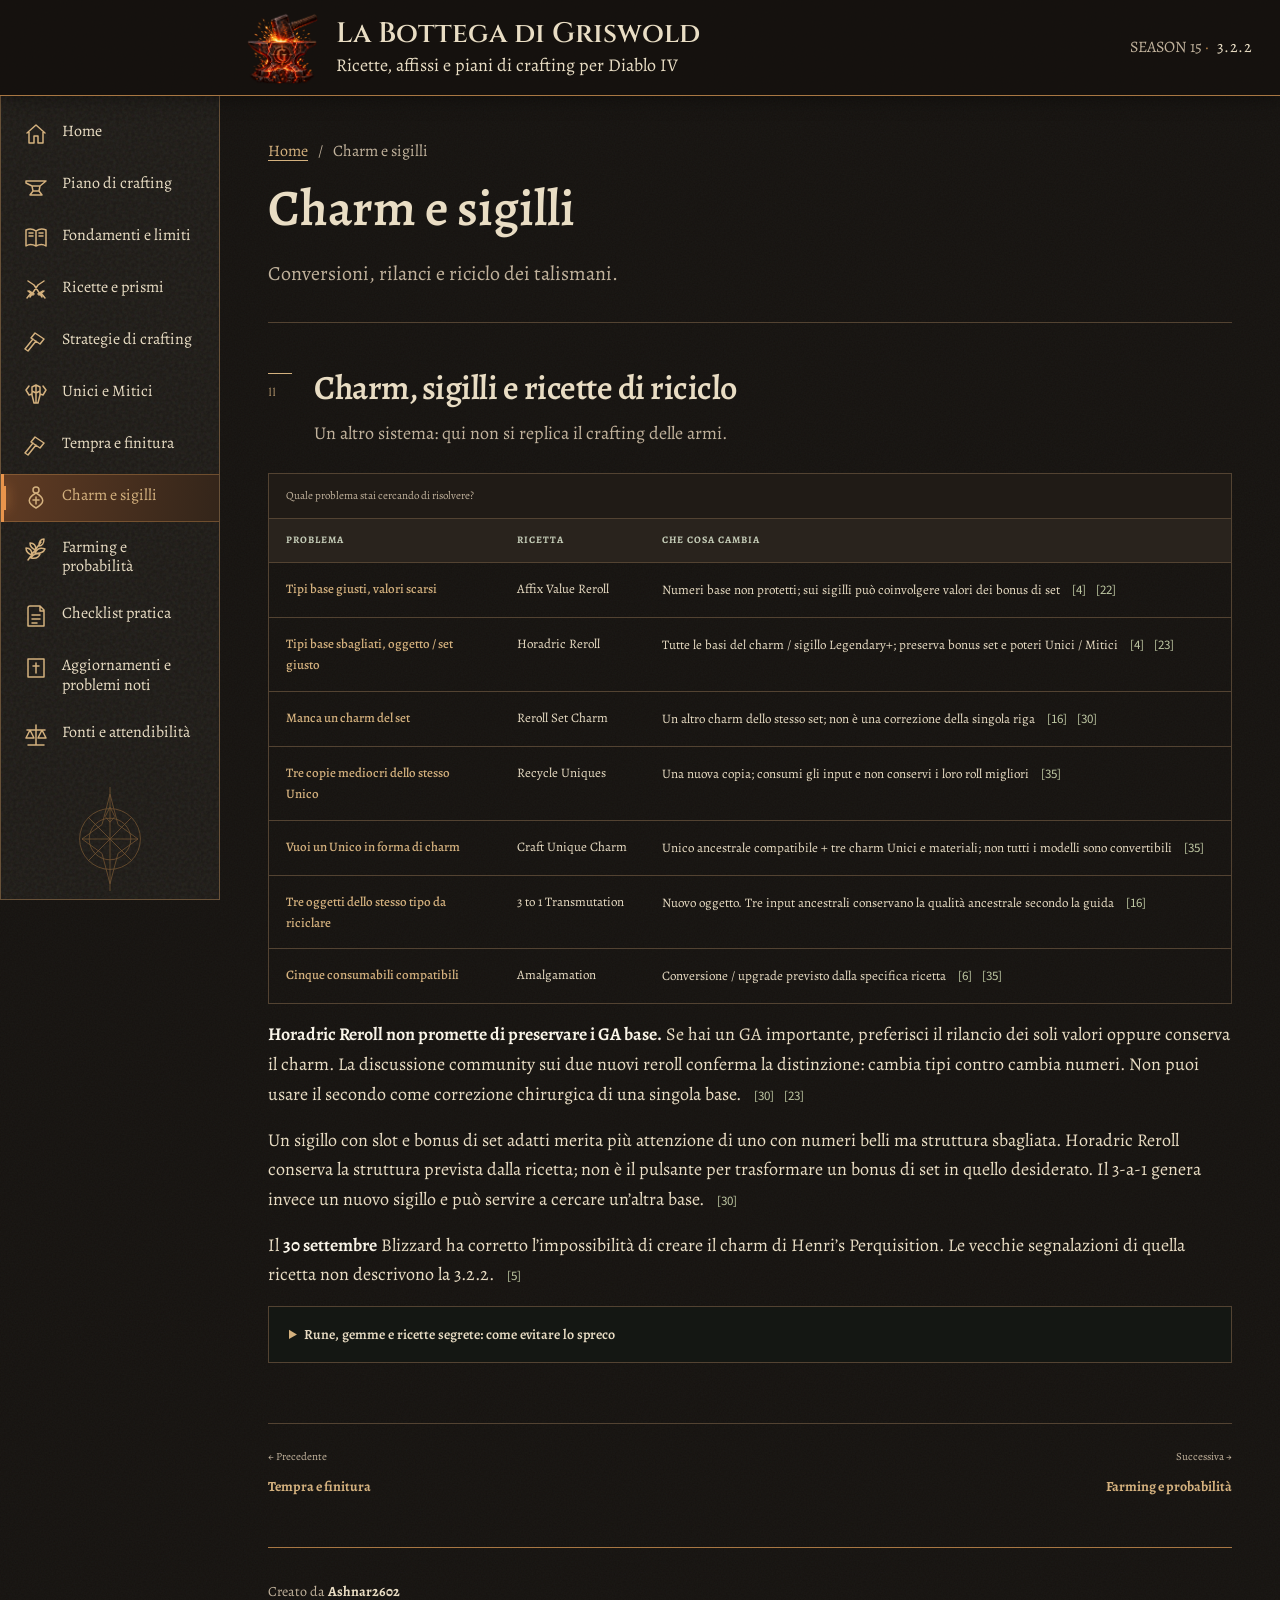
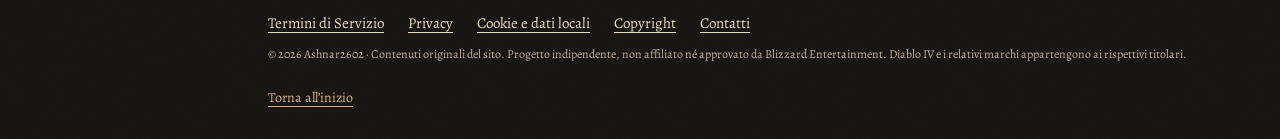
<file: talismani.html>
<!doctype html>
<html lang="it"><head><meta charset="utf-8"><meta name="viewport" content="width=device-width, initial-scale=1"><meta name="referrer" content="no-referrer"><meta name="theme-color" content="#15120f"><meta name="description" content="Conversioni, rilanci e riciclo dei talismani. Guida al crafting Diablo IV della Bottega di Griswold."><title>Charm e sigilli | La Bottega di Griswold</title><link rel="icon" type="image/png" sizes="1254x1254" href="assets/griswold-logo.png"><link rel="apple-touch-icon" href="assets/griswold-logo.png"><link rel="stylesheet" href="styles.css"><script src="script.js?v=20261002-art" defer></script><link rel="stylesheet" href="bottega.css?v=20261002-art"><link rel="preload" href="assets/fonts/alegreya.ttf" as="font" type="font/ttf" crossorigin></head>
<body><a class="skip" href="#contenuto">Vai al contenuto</a><header class="topbar"><a class="brand" href="index.html"><img class="brand-logo" src="assets/griswold-logo.png" alt="" width="64" height="64" decoding="async"><span class="brand-text">La Bottega di Griswold<small>Ricette, affissi e piani di crafting per Diablo IV</small></span></a><div class="version"><span>SEASON 15</span><b>3.2.2</b></div><button type="button" class="mobile-nav" aria-expanded="false" aria-controls="indice" aria-label="Menu"><svg class="menu-icon" width="24" height="24" viewBox="0 0 24 24" fill="none" stroke="currentColor" stroke-width="1.5" aria-hidden="true"><path d="M3 6h18M3 12h18M3 18h18"/></svg><span class="menu-label">Menu</span></button></header><div class="layout"><aside id="indice" class="sidebar"><div class="aside-head">MENU DELLA BOTTEGA<span>Guida e strumenti di crafting</span></div><nav aria-label="Menu del sito"><a href="index.html"><svg class="nav-icon" viewBox="0 0 24 24" fill="none" stroke="currentColor" stroke-width="1.5" stroke-linecap="round" stroke-linejoin="round" aria-hidden="true"><path d="m3 11 9-8 9 8M5 10v11h5v-7h4v7h5V10"/></svg><span class="nav-label">Home</span></a><a href="simulatore/"><svg class="nav-icon" viewBox="0 0 24 24" fill="none" stroke="currentColor" stroke-width="1.5" stroke-linecap="round" stroke-linejoin="round" aria-hidden="true"><path d="M2 7h20l-6 5H8L2 9zm6 5 1 5h6l1-5M6 21l3-4m9 4-3-4M6 21h12"/></svg><span class="nav-label">Piano di crafting</span></a><a href="fondamenti.html"><svg class="nav-icon" viewBox="0 0 24 24" fill="none" stroke="currentColor" stroke-width="1.5" stroke-linecap="round" stroke-linejoin="round" aria-hidden="true"><path d="M12 5C8 2 4 3 2 4v16c3-2 6-2 10 0 4-2 7-2 10 0V4c-2-1-6-2-10 1Zm0 0v15M5 7h4M5 10h4m6-3h4m-4 3h4"/></svg><span class="nav-label">Fondamenti e limiti</span></a><a href="ricette.html"><svg class="nav-icon" viewBox="0 0 24 24" fill="none" stroke="currentColor" stroke-width="1.5" stroke-linecap="round" stroke-linejoin="round" aria-hidden="true"><path d="m4 3 6 4 8 12m-4-3 5-3M3 20l4-5m-3-2 5 4M20 3l-6 4L6 19m4-3-5-3m16 7-4-5m3-2-5 4"/></svg><span class="nav-label">Ricette e prismi</span></a><a href="strategie.html"><svg class="nav-icon" viewBox="0 0 24 24" fill="none" stroke="currentColor" stroke-width="1.5" stroke-linecap="round" stroke-linejoin="round" aria-hidden="true"><path d="m11 3 9 6-4 5-9-6zM12 11 4 21l-3-2L9 9"/></svg><span class="nav-label">Strategie di crafting</span></a><a href="unici.html"><svg class="nav-icon" viewBox="0 0 24 24" fill="none" stroke="currentColor" stroke-width="1.5" stroke-linecap="round" stroke-linejoin="round" aria-hidden="true"><path d="M5 4 2 8l3 5 3-1m11-8 3 4-3 5-3-1M8 5l4-2 4 2v8l-2 8h-4l-2-8zm4-2v18M8 9l4 2 4-2"/></svg><span class="nav-label">Unici e Mitici</span></a><a href="finitura.html"><svg class="nav-icon" viewBox="0 0 24 24" fill="none" stroke="currentColor" stroke-width="1.5" stroke-linecap="round" stroke-linejoin="round" aria-hidden="true"><path d="m11 3 9 6-4 5-9-6zM12 11 4 21l-3-2L9 9"/></svg><span class="nav-label">Tempra e finitura</span></a><a href="talismani.html" class="active" aria-current="page"><svg class="nav-icon" viewBox="0 0 24 24" fill="none" stroke="currentColor" stroke-width="1.5" stroke-linecap="round" stroke-linejoin="round" aria-hidden="true"><path d="M12 7c-9 5-9 10 0 15 9-5 9-10 0-15Zm0-6a3 3 0 0 1 0 6 3 3 0 0 1 0-6Zm0 10v7m-3-4h6"/></svg><span class="nav-label">Charm e sigilli</span></a><a href="farming.html"><svg class="nav-icon" viewBox="0 0 24 24" fill="none" stroke="currentColor" stroke-width="1.5" stroke-linecap="round" stroke-linejoin="round" aria-hidden="true"><path d="m4 22 13-18M8 17C2 15 2 12 2 10c4 0 6 2 6 7Zm4-5C6 10 6 7 6 5c4 0 6 3 6 7Zm3-4c0-5 2-7 5-7 0 4-2 7-5 7Zm-4 7c5 1 9-1 10-4-5-2-8 0-10 4Zm-4 5c5 1 8-1 9-4-4-1-7 0-9 4Z"/></svg><span class="nav-label">Farming e probabilità</span></a><a href="checklist.html"><svg class="nav-icon" viewBox="0 0 24 24" fill="none" stroke="currentColor" stroke-width="1.5" stroke-linecap="round" stroke-linejoin="round" aria-hidden="true"><path d="M6 2h10l4 4v16H4V4a2 2 0 0 1 2-2Zm10 0v5h4M8 11h8m-8 4h8m-8 4h5"/></svg><span class="nav-label">Checklist pratica</span></a><a href="aggiornamenti.html"><svg class="nav-icon" viewBox="0 0 24 24" fill="none" stroke="currentColor" stroke-width="1.5" stroke-linecap="round" stroke-linejoin="round" aria-hidden="true"><path d="M4 3h16v18H4zM12 7v10m-3-7h6"/></svg><span class="nav-label">Aggiornamenti e problemi noti</span></a><a href="fonti.html"><svg class="nav-icon" viewBox="0 0 24 24" fill="none" stroke="currentColor" stroke-width="1.5" stroke-linecap="round" stroke-linejoin="round" aria-hidden="true"><path d="M12 2v20M4 22h16M3 7h18M6 7l-4 8h8L6 7Zm12 0-4 8h8l-4-8Z"/></svg><span class="nav-label">Fonti e attendibilità</span></a></nav><svg class="horadric-mark" viewBox="0 0 100 140" fill="none" stroke="currentColor" stroke-width="1" aria-hidden="true"><path d="M50 5v130M15 70h70M50 14l10 38 25 18-25 18-10 38-10-38-25-18 25-18Z"/><circle cx="50" cy="70" r="26"/><circle cx="50" cy="70" r="38"/><path d="m23 43 54 54m0-54-54 54M50 30l6 12-6 7-6-7z"/></svg><div class="aside-footer">VERIFICATO IL<br><strong>02 OTTOBRE 2026</strong><a href="aggiornamenti.html#known-issues"><svg class="nav-icon" viewBox="0 0 24 24" fill="none" stroke="currentColor" stroke-width="1.5" stroke-linecap="round" stroke-linejoin="round" aria-hidden="true"><path d="M12 5C8 2 4 3 2 4v16c3-2 6-2 10 0 4-2 7-2 10 0V4c-2-1-6-2-10 1Zm0 0v15M5 7h4M5 10h4m6-3h4m-4 3h4"/></svg><span class="nav-label">Problemi noti</span></a></div></aside><main id="contenuto"><div class="page-intro"><nav class="breadcrumbs" aria-label="Percorso"><a href="index.html">Home</a><span aria-hidden="true">/</span><span>Charm e sigilli</span></nav><h1>Charm e sigilli</h1><p>Conversioni, rilanci e riciclo dei talismani.</p></div><section id="talismani" class="chapter"><div class="chapter-heading"><span class="chapter-num">11</span><div><h2>Charm, sigilli e ricette di riciclo</h2><p class="lead">Un altro sistema: qui non si replica il crafting delle armi.</p></div></div>
<div class="table-wrap"><table><caption>Quale problema stai cercando di risolvere?</caption><thead><tr><th>Problema</th><th>Ricetta</th><th>Che cosa cambia</th></tr></thead><tbody>
<tr><td>Tipi base giusti, valori scarsi</td><td>Affix Value Reroll</td><td>Numeri base non protetti; sui sigilli può coinvolgere valori dei bonus di set <span class="citations"><a href="https://news.blizzard.com/en-us/article/24295394/celebrate-30-years-of-diablo-in-season-of-hell-s-legacy" target="_blank" rel="noopener noreferrer" title="Blizzard · Season 15 e patch 3.2.1" aria-label="Fonte 4: Blizzard · Season 15 e patch 3.2.1">[4]</a><a href="https://d4guides.gg/en/database/horadric-cube/affix-value-reroll" target="_blank" rel="noopener noreferrer" title="D4Guides · Affix Value Reroll" aria-label="Fonte 22: D4Guides · Affix Value Reroll">[22]</a></span></td></tr>
<tr><td>Tipi base sbagliati, oggetto / set giusto</td><td>Horadric Reroll</td><td>Tutte le basi del charm / sigillo Legendary+; preserva bonus set e poteri Unici / Mitici <span class="citations"><a href="https://news.blizzard.com/en-us/article/24295394/celebrate-30-years-of-diablo-in-season-of-hell-s-legacy" target="_blank" rel="noopener noreferrer" title="Blizzard · Season 15 e patch 3.2.1" aria-label="Fonte 4: Blizzard · Season 15 e patch 3.2.1">[4]</a><a href="https://d4guides.gg/en/database/horadric-cube/horadric-reroll" target="_blank" rel="noopener noreferrer" title="D4Guides · Horadric Reroll" aria-label="Fonte 23: D4Guides · Horadric Reroll">[23]</a></span></td></tr>
<tr><td>Manca un charm del set</td><td>Reroll Set Charm</td><td>Un altro charm dello stesso set; non è una correzione della singola riga <span class="citations"><a href="https://mobalytics.gg/diablo-4/guides/d4-horadric-cube-crafting" target="_blank" rel="noopener noreferrer" title="Mobalytics · guida Cubo, 15 settembre" aria-label="Fonte 16: Mobalytics · guida Cubo, 15 settembre">[16]</a><a href="https://www.reddit.com/r/diablo4/comments/1wpa910/im_a_little_confused_on_horadric_cube_recipes_for/" target="_blank" rel="noopener noreferrer" title="r/diablo4 · differenza fra reroll dei talismani" aria-label="Fonte 30: r/diablo4 · differenza fra reroll dei talismani">[30]</a></span></td></tr>
<tr><td>Tre copie mediocri dello stesso Unico</td><td>Recycle Uniques</td><td>Una nuova copia; consumi gli input e non conservi i loro roll migliori <span class="citations"><a href="https://www.icy-veins.com/d4/guides/horadric-cube-overview/" target="_blank" rel="noopener noreferrer" title="Icy Veins · catalogo storico Cubo" aria-label="Fonte 35: Icy Veins · catalogo storico Cubo">[35]</a></span></td></tr>
<tr><td>Vuoi un Unico in forma di charm</td><td>Craft Unique Charm</td><td>Unico ancestrale compatibile + tre charm Unici e materiali; non tutti i modelli sono convertibili <span class="citations"><a href="https://www.icy-veins.com/d4/guides/horadric-cube-overview/" target="_blank" rel="noopener noreferrer" title="Icy Veins · catalogo storico Cubo" aria-label="Fonte 35: Icy Veins · catalogo storico Cubo">[35]</a></span></td></tr>
<tr><td>Tre oggetti dello stesso tipo da riciclare</td><td>3 to 1 Transmutation</td><td>Nuovo oggetto. Tre input ancestrali conservano la qualità ancestrale secondo la guida <span class="citations"><a href="https://mobalytics.gg/diablo-4/guides/d4-horadric-cube-crafting" target="_blank" rel="noopener noreferrer" title="Mobalytics · guida Cubo, 15 settembre" aria-label="Fonte 16: Mobalytics · guida Cubo, 15 settembre">[16]</a></span></td></tr>
<tr><td>Cinque consumabili compatibili</td><td>Amalgamation</td><td>Conversione / upgrade previsto dalla specifica ricetta <span class="citations"><a href="https://us.forums.blizzard.com/en/d4/t/diablo-iv-lord-of-hatred-faq-thread/245791" target="_blank" rel="noopener noreferrer" title="Blizzard · FAQ Lord of Hatred" aria-label="Fonte 6: Blizzard · FAQ Lord of Hatred">[6]</a><a href="https://www.icy-veins.com/d4/guides/horadric-cube-overview/" target="_blank" rel="noopener noreferrer" title="Icy Veins · catalogo storico Cubo" aria-label="Fonte 35: Icy Veins · catalogo storico Cubo">[35]</a></span></td></tr>
</tbody></table></div>
<p><strong>Horadric Reroll non promette di preservare i GA base.</strong> Se hai un GA importante, preferisci il rilancio dei soli valori oppure conserva il charm. La discussione community sui due nuovi reroll conferma la distinzione: cambia tipi contro cambia numeri. Non puoi usare il secondo come correzione chirurgica di una singola base. <span class="citations"><a href="https://www.reddit.com/r/diablo4/comments/1wpa910/im_a_little_confused_on_horadric_cube_recipes_for/" target="_blank" rel="noopener noreferrer" title="r/diablo4 · differenza fra reroll dei talismani" aria-label="Fonte 30: r/diablo4 · differenza fra reroll dei talismani">[30]</a><a href="https://d4guides.gg/en/database/horadric-cube/horadric-reroll" target="_blank" rel="noopener noreferrer" title="D4Guides · Horadric Reroll" aria-label="Fonte 23: D4Guides · Horadric Reroll">[23]</a></span></p>
<p>Un sigillo con slot e bonus di set adatti merita più attenzione di uno con numeri belli ma struttura sbagliata. Horadric Reroll conserva la struttura prevista dalla ricetta; non è il pulsante per trasformare un bonus di set in quello desiderato. Il 3-a-1 genera invece un nuovo sigillo e può servire a cercare un’altra base. <span class="citations"><a href="https://www.reddit.com/r/diablo4/comments/1wpa910/im_a_little_confused_on_horadric_cube_recipes_for/" target="_blank" rel="noopener noreferrer" title="r/diablo4 · differenza fra reroll dei talismani" aria-label="Fonte 30: r/diablo4 · differenza fra reroll dei talismani">[30]</a></span></p>
<p>Il <strong>30 settembre</strong> Blizzard ha corretto l’impossibilità di creare il charm di Henri’s Perquisition. Le vecchie segnalazioni di quella ricetta non descrivono la 3.2.2. <span class="citations"><a href="https://news.blizzard.com/en-gb/article/24295395/diablo-iv-patch-notes" target="_blank" rel="noopener noreferrer" title="Blizzard · patch 3.2.2, 30 settembre" aria-label="Fonte 5: Blizzard · patch 3.2.2, 30 settembre">[5]</a></span></p>
<details><summary>Rune, gemme e ricette segrete: come evitare lo spreco</summary><div class="details-body"><p>Controlla il catalogo aggiornato per la ricetta precisa: alcune conversioni richiedono una combinazione fissa, non un tentativo casuale. I prismi per gli affissi non sono intercambiabili con quelli per Trasfigurazione. Il Cubo gestisce anche gemme superiori e rune; questo non implica che una vecchia ricetta pre-espansione sia ancora valida.</p><p>Per i Runeword legacy introdotti nella Season 15, verifica base, rune, potenza e ingredienti nella scheda del modello, prima di consumare rune rare. Non progettare craft sui vecchi bug Stealth → Enigma: sono stati corretti il 17 settembre. Anche il vantaggio errato di Edge sugli Oboli è stato corretto nella 3.2.2.</p><span class="citations"><a href="https://news.blizzard.com/en-us/article/24267729/prepare-for-the-reckoning-lord-of-hatred-draws-near" target="_blank" rel="noopener noreferrer" title="Blizzard · lancio Lord of Hatred / 3.0.0" aria-label="Fonte 1: Blizzard · lancio Lord of Hatred / 3.0.0">[1]</a><a href="https://us.forums.blizzard.com/en/d4/t/hotfix-2-september-17-2026-321/267711" target="_blank" rel="noopener noreferrer" title="Blizzard · hotfix 17 settembre" aria-label="Fonte 13: Blizzard · hotfix 17 settembre">[13]</a><a href="https://news.blizzard.com/en-gb/article/24295395/diablo-iv-patch-notes" target="_blank" rel="noopener noreferrer" title="Blizzard · patch 3.2.2, 30 settembre" aria-label="Fonte 5: Blizzard · patch 3.2.2, 30 settembre">[5]</a><a href="https://d4guides.gg/en/horadric-cube" target="_blank" rel="noopener noreferrer" title="D4Guides · catalogo Cubo e Trasfigurazione" aria-label="Fonte 34: D4Guides · catalogo Cubo e Trasfigurazione">[34]</a></span></div></details>
</section><nav class="page-navigation" aria-label="Pagine della guida"><a href="finitura.html"><small>← Precedente</small><strong>Tempra e finitura</strong></a><a href="farming.html"><small>Successiva →</small><strong>Farming e probabilità</strong></a></nav><footer class="site-footer" aria-label="Informazioni sul sito">
<div class="footer-identity"><span class="brand-word">La Bottega di Griswold</span><p>Ricette, affissi e piani di crafting per Diablo IV</p><p>Creato da <strong>Ashnar2602</strong></p></div>
<nav class="footer-links" aria-label="Informazioni legali"><a href="legale.html#termini">Termini di Servizio</a><a href="legale.html#privacy">Privacy</a><a href="legale.html#cookie">Cookie e dati locali</a><a href="legale.html#copyright">Copyright</a><a href="mailto:ashnar.2602@gmail.com">Contatti</a></nav>
<p class="footer-disclaimer">© 2026 Ashnar2602 · Contenuti originali del sito. Progetto indipendente, non affiliato né approvato da Blizzard Entertainment. Diablo IV e i relativi marchi appartengono ai rispettivi titolari.</p>
<a class="footer-top" href="#">Torna all’inizio</a></footer></main></div></body></html>
</file>
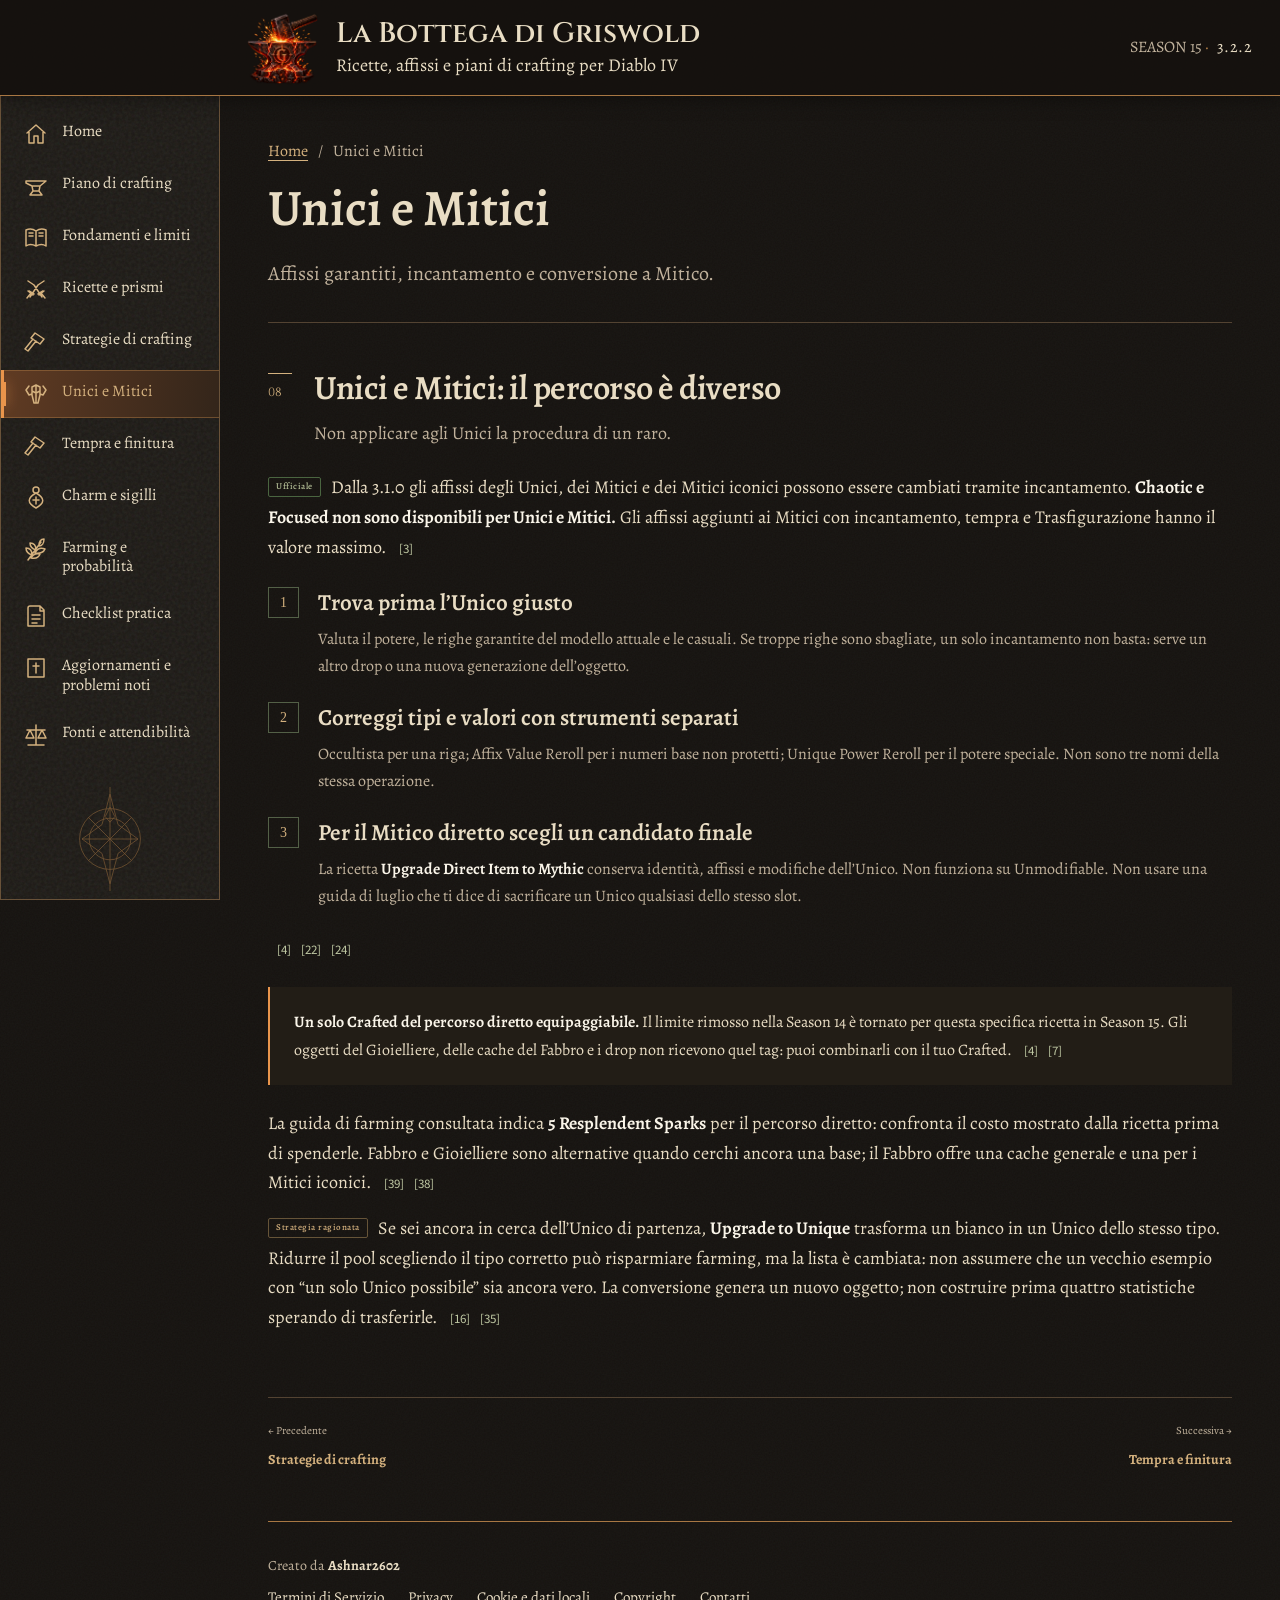
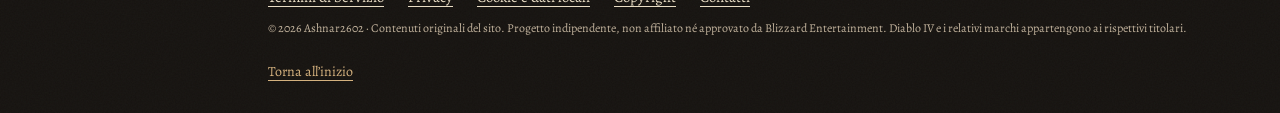
<file: unici.html>
<!doctype html>
<html lang="it"><head><meta charset="utf-8"><meta name="viewport" content="width=device-width, initial-scale=1"><meta name="referrer" content="no-referrer"><meta name="theme-color" content="#15120f"><meta name="description" content="Affissi garantiti, incantamento e conversione a Mitico. Guida al crafting Diablo IV della Bottega di Griswold."><title>Unici e Mitici | La Bottega di Griswold</title><link rel="icon" type="image/png" sizes="1254x1254" href="assets/griswold-logo.png"><link rel="apple-touch-icon" href="assets/griswold-logo.png"><link rel="stylesheet" href="styles.css"><script src="script.js?v=20261002-art" defer></script><link rel="stylesheet" href="bottega.css?v=20261002-art"><link rel="preload" href="assets/fonts/alegreya.ttf" as="font" type="font/ttf" crossorigin></head>
<body><a class="skip" href="#contenuto">Vai al contenuto</a><header class="topbar"><a class="brand" href="index.html"><img class="brand-logo" src="assets/griswold-logo.png" alt="" width="64" height="64" decoding="async"><span class="brand-text">La Bottega di Griswold<small>Ricette, affissi e piani di crafting per Diablo IV</small></span></a><div class="version"><span>SEASON 15</span><b>3.2.2</b></div><button type="button" class="mobile-nav" aria-expanded="false" aria-controls="indice" aria-label="Menu"><svg class="menu-icon" width="24" height="24" viewBox="0 0 24 24" fill="none" stroke="currentColor" stroke-width="1.5" aria-hidden="true"><path d="M3 6h18M3 12h18M3 18h18"/></svg><span class="menu-label">Menu</span></button></header><div class="layout"><aside id="indice" class="sidebar"><div class="aside-head">MENU DELLA BOTTEGA<span>Guida e strumenti di crafting</span></div><nav aria-label="Menu del sito"><a href="index.html"><svg class="nav-icon" viewBox="0 0 24 24" fill="none" stroke="currentColor" stroke-width="1.5" stroke-linecap="round" stroke-linejoin="round" aria-hidden="true"><path d="m3 11 9-8 9 8M5 10v11h5v-7h4v7h5V10"/></svg><span class="nav-label">Home</span></a><a href="simulatore/"><svg class="nav-icon" viewBox="0 0 24 24" fill="none" stroke="currentColor" stroke-width="1.5" stroke-linecap="round" stroke-linejoin="round" aria-hidden="true"><path d="M2 7h20l-6 5H8L2 9zm6 5 1 5h6l1-5M6 21l3-4m9 4-3-4M6 21h12"/></svg><span class="nav-label">Piano di crafting</span></a><a href="fondamenti.html"><svg class="nav-icon" viewBox="0 0 24 24" fill="none" stroke="currentColor" stroke-width="1.5" stroke-linecap="round" stroke-linejoin="round" aria-hidden="true"><path d="M12 5C8 2 4 3 2 4v16c3-2 6-2 10 0 4-2 7-2 10 0V4c-2-1-6-2-10 1Zm0 0v15M5 7h4M5 10h4m6-3h4m-4 3h4"/></svg><span class="nav-label">Fondamenti e limiti</span></a><a href="ricette.html"><svg class="nav-icon" viewBox="0 0 24 24" fill="none" stroke="currentColor" stroke-width="1.5" stroke-linecap="round" stroke-linejoin="round" aria-hidden="true"><path d="m4 3 6 4 8 12m-4-3 5-3M3 20l4-5m-3-2 5 4M20 3l-6 4L6 19m4-3-5-3m16 7-4-5m3-2-5 4"/></svg><span class="nav-label">Ricette e prismi</span></a><a href="strategie.html"><svg class="nav-icon" viewBox="0 0 24 24" fill="none" stroke="currentColor" stroke-width="1.5" stroke-linecap="round" stroke-linejoin="round" aria-hidden="true"><path d="m11 3 9 6-4 5-9-6zM12 11 4 21l-3-2L9 9"/></svg><span class="nav-label">Strategie di crafting</span></a><a href="unici.html" class="active" aria-current="page"><svg class="nav-icon" viewBox="0 0 24 24" fill="none" stroke="currentColor" stroke-width="1.5" stroke-linecap="round" stroke-linejoin="round" aria-hidden="true"><path d="M5 4 2 8l3 5 3-1m11-8 3 4-3 5-3-1M8 5l4-2 4 2v8l-2 8h-4l-2-8zm4-2v18M8 9l4 2 4-2"/></svg><span class="nav-label">Unici e Mitici</span></a><a href="finitura.html"><svg class="nav-icon" viewBox="0 0 24 24" fill="none" stroke="currentColor" stroke-width="1.5" stroke-linecap="round" stroke-linejoin="round" aria-hidden="true"><path d="m11 3 9 6-4 5-9-6zM12 11 4 21l-3-2L9 9"/></svg><span class="nav-label">Tempra e finitura</span></a><a href="talismani.html"><svg class="nav-icon" viewBox="0 0 24 24" fill="none" stroke="currentColor" stroke-width="1.5" stroke-linecap="round" stroke-linejoin="round" aria-hidden="true"><path d="M12 7c-9 5-9 10 0 15 9-5 9-10 0-15Zm0-6a3 3 0 0 1 0 6 3 3 0 0 1 0-6Zm0 10v7m-3-4h6"/></svg><span class="nav-label">Charm e sigilli</span></a><a href="farming.html"><svg class="nav-icon" viewBox="0 0 24 24" fill="none" stroke="currentColor" stroke-width="1.5" stroke-linecap="round" stroke-linejoin="round" aria-hidden="true"><path d="m4 22 13-18M8 17C2 15 2 12 2 10c4 0 6 2 6 7Zm4-5C6 10 6 7 6 5c4 0 6 3 6 7Zm3-4c0-5 2-7 5-7 0 4-2 7-5 7Zm-4 7c5 1 9-1 10-4-5-2-8 0-10 4Zm-4 5c5 1 8-1 9-4-4-1-7 0-9 4Z"/></svg><span class="nav-label">Farming e probabilità</span></a><a href="checklist.html"><svg class="nav-icon" viewBox="0 0 24 24" fill="none" stroke="currentColor" stroke-width="1.5" stroke-linecap="round" stroke-linejoin="round" aria-hidden="true"><path d="M6 2h10l4 4v16H4V4a2 2 0 0 1 2-2Zm10 0v5h4M8 11h8m-8 4h8m-8 4h5"/></svg><span class="nav-label">Checklist pratica</span></a><a href="aggiornamenti.html"><svg class="nav-icon" viewBox="0 0 24 24" fill="none" stroke="currentColor" stroke-width="1.5" stroke-linecap="round" stroke-linejoin="round" aria-hidden="true"><path d="M4 3h16v18H4zM12 7v10m-3-7h6"/></svg><span class="nav-label">Aggiornamenti e problemi noti</span></a><a href="fonti.html"><svg class="nav-icon" viewBox="0 0 24 24" fill="none" stroke="currentColor" stroke-width="1.5" stroke-linecap="round" stroke-linejoin="round" aria-hidden="true"><path d="M12 2v20M4 22h16M3 7h18M6 7l-4 8h8L6 7Zm12 0-4 8h8l-4-8Z"/></svg><span class="nav-label">Fonti e attendibilità</span></a></nav><svg class="horadric-mark" viewBox="0 0 100 140" fill="none" stroke="currentColor" stroke-width="1" aria-hidden="true"><path d="M50 5v130M15 70h70M50 14l10 38 25 18-25 18-10 38-10-38-25-18 25-18Z"/><circle cx="50" cy="70" r="26"/><circle cx="50" cy="70" r="38"/><path d="m23 43 54 54m0-54-54 54M50 30l6 12-6 7-6-7z"/></svg><div class="aside-footer">VERIFICATO IL<br><strong>02 OTTOBRE 2026</strong><a href="aggiornamenti.html#known-issues"><svg class="nav-icon" viewBox="0 0 24 24" fill="none" stroke="currentColor" stroke-width="1.5" stroke-linecap="round" stroke-linejoin="round" aria-hidden="true"><path d="M12 5C8 2 4 3 2 4v16c3-2 6-2 10 0 4-2 7-2 10 0V4c-2-1-6-2-10 1Zm0 0v15M5 7h4M5 10h4m6-3h4m-4 3h4"/></svg><span class="nav-label">Problemi noti</span></a></div></aside><main id="contenuto"><div class="page-intro"><nav class="breadcrumbs" aria-label="Percorso"><a href="index.html">Home</a><span aria-hidden="true">/</span><span>Unici e Mitici</span></nav><h1>Unici e Mitici</h1><p>Affissi garantiti, incantamento e conversione a Mitico.</p></div><section id="unici" class="chapter"><div class="chapter-heading"><span class="chapter-num">08</span><div><h2>Unici e Mitici: il percorso è diverso</h2><p class="lead">Non applicare agli Unici la procedura di un raro.</p></div></div>
<p><span class="label official">Ufficiale</span> Dalla 3.1.0 gli affissi degli Unici, dei Mitici e dei Mitici iconici possono essere cambiati tramite incantamento. <strong>Chaotic e Focused non sono disponibili per Unici e Mitici.</strong> Gli affissi aggiunti ai Mitici con incantamento, tempra e Trasfigurazione hanno il valore massimo. <span class="citations"><a href="https://news.blizzard.com/en-us/article/24287406/diablo-iv-patch-notes-3-1" target="_blank" rel="noopener noreferrer" title="Blizzard · archivio patch 3.1" aria-label="Fonte 3: Blizzard · archivio patch 3.1">[3]</a></span></p>
<ol class="steps compact"><li><h3>Trova prima l’Unico giusto</h3><p>Valuta il potere, le righe garantite del modello attuale e le casuali. Se troppe righe sono sbagliate, un solo incantamento non basta: serve un altro drop o una nuova generazione dell’oggetto.</p></li><li><h3>Correggi tipi e valori con strumenti separati</h3><p>Occultista per una riga; Affix Value Reroll per i numeri base non protetti; Unique Power Reroll per il potere speciale. Non sono tre nomi della stessa operazione.</p></li><li><h3>Per il Mitico diretto scegli un candidato finale</h3><p>La ricetta <strong>Upgrade Direct Item to Mythic</strong> conserva identità, affissi e modifiche dell’Unico. Non funziona su Unmodifiable. Non usare una guida di luglio che ti dice di sacrificare un Unico qualsiasi dello stesso slot.</p></li></ol><span class="citations"><a href="https://news.blizzard.com/en-us/article/24295394/celebrate-30-years-of-diablo-in-season-of-hell-s-legacy" target="_blank" rel="noopener noreferrer" title="Blizzard · Season 15 e patch 3.2.1" aria-label="Fonte 4: Blizzard · Season 15 e patch 3.2.1">[4]</a><a href="https://d4guides.gg/en/database/horadric-cube/affix-value-reroll" target="_blank" rel="noopener noreferrer" title="D4Guides · Affix Value Reroll" aria-label="Fonte 22: D4Guides · Affix Value Reroll">[22]</a><a href="https://d4guides.gg/en/database/horadric-cube/unique-power-reroll-unique-power-reroll" target="_blank" rel="noopener noreferrer" title="D4Guides · Unique Power Reroll" aria-label="Fonte 24: D4Guides · Unique Power Reroll">[24]</a></span>
<div class="note warning"><strong>Un solo Crafted del percorso diretto equipaggiabile.</strong> Il limite rimosso nella Season 14 è tornato per questa specifica ricetta in Season 15. Gli oggetti del Gioielliere, delle cache del Fabbro e i drop non ricevono quel tag: puoi combinarli con il tuo Crafted. <span class="citations"><a href="https://news.blizzard.com/en-us/article/24295394/celebrate-30-years-of-diablo-in-season-of-hell-s-legacy" target="_blank" rel="noopener noreferrer" title="Blizzard · Season 15 e patch 3.2.1" aria-label="Fonte 4: Blizzard · Season 15 e patch 3.2.1">[4]</a><a href="https://us.forums.blizzard.com/en/d4/t/311a-patch-july-16-2026/263234" target="_blank" rel="noopener noreferrer" title="Blizzard · patch 3.1.1a, 16 luglio" aria-label="Fonte 7: Blizzard · patch 3.1.1a, 16 luglio">[7]</a></span></div>
<p>La guida di farming consultata indica <strong>5 Resplendent Sparks</strong> per il percorso diretto: confronta il costo mostrato dalla ricetta prima di spenderle. Fabbro e Gioielliere sono alternative quando cerchi ancora una base; il Fabbro offre una cache generale e una per i Mitici iconici. <span class="citations"><a href="https://diablofilter.com/guide/farm-tons-of-mythics-in-diablo-4-season-15" target="_blank" rel="noopener noreferrer" title="DiabloFilter · farming Mitici, Season 15" aria-label="Fonte 39: DiabloFilter · farming Mitici, Season 15">[39]</a><a href="https://news.blizzard.com/en-us/article/24297205/diablo-iv-what-s-next-panel-recap" target="_blank" rel="noopener noreferrer" title="Blizzard · recap BlizzCon, 13 settembre" aria-label="Fonte 38: Blizzard · recap BlizzCon, 13 settembre">[38]</a></span></p>
<p><span class="label strategy">Strategia ragionata</span> Se sei ancora in cerca dell’Unico di partenza, <strong>Upgrade to Unique</strong> trasforma un bianco in un Unico dello stesso tipo. Ridurre il pool scegliendo il tipo corretto può risparmiare farming, ma la lista è cambiata: non assumere che un vecchio esempio con “un solo Unico possibile” sia ancora vero. La conversione genera un nuovo oggetto; non costruire prima quattro statistiche sperando di trasferirle. <span class="citations"><a href="https://mobalytics.gg/diablo-4/guides/d4-horadric-cube-crafting" target="_blank" rel="noopener noreferrer" title="Mobalytics · guida Cubo, 15 settembre" aria-label="Fonte 16: Mobalytics · guida Cubo, 15 settembre">[16]</a><a href="https://www.icy-veins.com/d4/guides/horadric-cube-overview/" target="_blank" rel="noopener noreferrer" title="Icy Veins · catalogo storico Cubo" aria-label="Fonte 35: Icy Veins · catalogo storico Cubo">[35]</a></span></p>
</section><nav class="page-navigation" aria-label="Pagine della guida"><a href="strategie.html"><small>← Precedente</small><strong>Strategie di crafting</strong></a><a href="finitura.html"><small>Successiva →</small><strong>Tempra e finitura</strong></a></nav><footer class="site-footer" aria-label="Informazioni sul sito">
<div class="footer-identity"><span class="brand-word">La Bottega di Griswold</span><p>Ricette, affissi e piani di crafting per Diablo IV</p><p>Creato da <strong>Ashnar2602</strong></p></div>
<nav class="footer-links" aria-label="Informazioni legali"><a href="legale.html#termini">Termini di Servizio</a><a href="legale.html#privacy">Privacy</a><a href="legale.html#cookie">Cookie e dati locali</a><a href="legale.html#copyright">Copyright</a><a href="mailto:ashnar.2602@gmail.com">Contatti</a></nav>
<p class="footer-disclaimer">© 2026 Ashnar2602 · Contenuti originali del sito. Progetto indipendente, non affiliato né approvato da Blizzard Entertainment. Diablo IV e i relativi marchi appartengono ai rispettivi titolari.</p>
<a class="footer-top" href="#">Torna all’inizio</a></footer></main></div></body></html>
</file>
<file: styles.css>
:root{--bg:#101210;--panel:#181b17;--panel-alt:#1e221c;--text:#edece3;--muted:#adb2a5;--gold:#efba76;--line:#363b30;--green:#b1cba5;--orange:#e79564;--header:82px;color-scheme:dark;font-family:system-ui,-apple-system,BlinkMacSystemFont,"Segoe UI",sans-serif;font-size:16px;line-height:1.7;background:var(--bg);color:var(--text)}*{box-sizing:border-box}html{scroll-behavior:smooth;scroll-padding-top:110px}body{margin:0}a{color:var(--gold);text-underline-offset:4px}a:hover{color:#ffdbab}a:focus-visible,button:focus-visible,summary:focus-visible{outline:2px solid var(--gold);outline-offset:5px}button{font:inherit}.skip{position:fixed;top:-90px;left:16px;z-index:10;background:var(--gold);color:var(--bg);padding:8px 18px}.skip:focus{top:12px}.topbar{height:var(--header);position:sticky;top:0;z-index:5;background:#101210f5;border-bottom:1px solid var(--line);display:flex;align-items:center;justify-content:space-between;gap:20px;padding:0 42px;backdrop-filter:blur(12px)}.brand{color:var(--text);display:flex;gap:14px;align-items:center;text-decoration:none;font-size:17px;font-weight:750;letter-spacing:2px;line-height:1.2}.brand-mark{width:38px;height:44px;border:1px solid var(--gold);display:grid;place-items:center;color:var(--gold);font-family:Georgia,serif;font-size:29px;font-weight:400}.brand small{display:block;font-size:9px;letter-spacing:1.6px;color:var(--muted);margin-top:8px}.version{display:flex;gap:15px;align-items:center;font-size:11px;letter-spacing:1.5px;color:var(--muted)}.version b{color:var(--gold);border:1px solid #655239;padding:3px 10px;font-size:13px;font-weight:550;letter-spacing:.5px}.mobile-nav{display:none}.layout{max-width:1530px;margin:auto;display:grid;grid-template-columns:290px minmax(0,1fr)}.sidebar{position:sticky;top:var(--header);height:calc(100dvh - var(--header));padding:35px 22px 24px 32px;border-right:1px solid var(--line);overflow:auto;scrollbar-width:thin;scrollbar-color:var(--line) transparent}.aside-head{font-size:10px;letter-spacing:1.7px;color:var(--gold);margin-bottom:23px}.aside-head span{display:block;color:var(--muted);margin-top:5px;letter-spacing:.5px;font-size:11px}.sidebar nav{display:flex;flex-direction:column;gap:2px}.sidebar nav a{display:flex;gap:12px;color:var(--muted);font-size:12px;line-height:1.45;padding:10px 8px;text-decoration:none;border-left:2px solid transparent}.sidebar nav a span{color:#747f69;font-variant-numeric:tabular-nums;font-size:10px;min-width:15px;margin-top:2px}.sidebar nav a:hover,.sidebar nav a.active{color:var(--text);background:#1c201a;border-left-color:var(--gold)}.sidebar nav a.active span{color:var(--gold)}.aside-footer{margin:28px 8px 0;padding-top:23px;border-top:1px solid var(--line);font-size:9px;letter-spacing:1.5px;color:var(--muted)}.aside-footer strong{font-size:11px;display:block;font-weight:500;letter-spacing:.7px;margin-top:4px;color:var(--text)}.aside-footer a{display:block;letter-spacing:0;font-size:12px;margin-top:13px}main{min-width:0;max-width:1150px;padding:60px 64px 0}.eyebrow,.small{font-size:10px;letter-spacing:1.8px;color:var(--gold);font-weight:650}.intro h1{font:clamp(34px,3.4vw,52px)/1.16 Georgia,"Times New Roman",serif;letter-spacing:-1.4px;font-weight:400;margin:23px 0}.intro h1 em{color:var(--gold);font-style:normal}.intro-text{max-width:720px;font-size:17px;line-height:1.65;color:var(--muted);margin-bottom:35px}.quick-grid{display:grid;grid-template-columns:repeat(4,minmax(0,1fr));gap:0;border-top:1px solid var(--line);border-bottom:1px solid var(--line);margin-bottom:30px}.quick-grid a{padding:21px 14px;text-decoration:none;border-right:1px solid var(--line);display:flex;flex-direction:column;transition:background .15s}.quick-grid a:first-child{padding-left:0}.quick-grid a:last-child{border:0}.quick-grid a:hover{background:var(--panel)}.quick-number{font-family:Georgia,serif;font-size:35px;line-height:1.2;font-weight:400;color:var(--gold);margin-bottom:12px}.quick-grid strong{font-size:12px;line-height:1.5;color:var(--text);font-weight:650}.quick-grid small{font-size:10px;color:var(--muted);margin-top:5px;line-height:1.5}.start-note{padding:20px 24px;background:var(--panel);border-left:2px solid var(--gold)}.start-note p{font-size:14px;margin:8px 0 0}.jump-row{display:flex;gap:16px;flex-wrap:wrap;margin:23px 0 55px}.jump-row a{font-size:11px;color:var(--muted);border-bottom:1px solid #5c624e;text-decoration:none;padding:5px 0}.chapter{border-top:1px solid var(--line);padding:45px 0 48px;scroll-margin-top:0}.chapter-heading{display:flex;gap:22px;align-items:flex-start;margin-bottom:25px}.chapter-num{font-size:12px;color:var(--gold);font-variant-numeric:tabular-nums;padding-top:9px;border-top:1px solid var(--gold);min-width:24px;margin-top:5px}.chapter h2{font:30px/1.25 Georgia,"Times New Roman",serif;letter-spacing:-.5px;margin:0}.lead{margin:10px 0 0!important;color:var(--muted);font-size:14px;line-height:1.6}.chapter p{margin:16px 0;font-size:15px}.chapter h3{font-size:17px;line-height:1.4;font-weight:600;margin:28px 0 10px}.chapter strong{font-weight:650;color:#faf5e9}.label{display:inline-block;vertical-align:middle;border:1px solid #5b6250;border-radius:2px;padding:2px 7px;color:#c2cbb5;font-size:9px;letter-spacing:.5px;line-height:1.5;font-weight:500;margin:0 6px 4px 0}.label.official{color:var(--green);border-color:#4a6540}.label.strategy{color:var(--gold);border-color:#665438}.label.uncertain{color:var(--orange);border-color:#744c36}.citations{display:inline-flex;gap:4px;flex-wrap:wrap;margin-left:6px;vertical-align:baseline;line-height:1.4}.citations a{font-size:10px;color:#aaba98;white-space:nowrap;text-decoration:none}.citations a:hover{text-decoration:underline;color:var(--gold)}.definition-grid{display:grid;grid-template-columns:repeat(2,minmax(0,1fr));border-top:1px solid var(--line);margin:25px 0}.definition-grid>div{padding:19px 20px 16px 0;border-bottom:1px solid var(--line)}.definition-grid>div:nth-child(even){padding-left:20px;border-left:1px solid var(--line)}.definition-grid h3{margin:0;font-size:14px}.definition-grid p{font-size:13px;color:var(--muted);margin:9px 0 0}.note{background:var(--panel);padding:21px 24px;border-left:2px solid #76935a;margin:24px 0;font-size:14px;line-height:1.75}.note.warning{background:#221d16;border-left-color:var(--orange)}.table-wrap{overflow-x:auto;border:1px solid var(--line);margin:25px 0 16px;scrollbar-width:thin}.table-wrap:focus{outline:1px solid var(--gold)}table{border-collapse:collapse;width:100%;font-size:13px;line-height:1.65}caption{text-align:left;color:var(--muted);font-size:11px;padding:13px 17px;border-bottom:1px solid var(--line);background:var(--panel)}th{text-align:left;vertical-align:top;background:var(--panel-alt);font-size:10px;text-transform:uppercase;letter-spacing:1px;color:#c6ceb9;padding:13px 17px}td{padding:15px 17px;vertical-align:top;border-top:1px solid var(--line)}td:first-child{color:var(--gold);width:24%;font-weight:500}tbody tr:hover{background:#171b15}.steps{list-style:none;counter-reset:step;margin:25px 0;padding:0}.steps li{position:relative;padding:0 0 23px 50px;counter-increment:step}.steps li:before{content:counter(step);position:absolute;left:0;top:0;border:1px solid #536047;width:29px;height:29px;display:grid;place-items:center;font:14px Georgia,serif;color:var(--gold)}.steps h3{font-size:15px;margin:0 0 7px}.steps p{font-size:14px;color:var(--muted);margin:0}.steps li:last-child{padding-bottom:0}.recipe-grid{display:grid;grid-template-columns:repeat(2,minmax(0,1fr));gap:15px}.recipe{background:var(--panel);padding:22px 24px;border-top:2px solid #7c6648}.recipe h3{font:22px/1.25 Georgia,serif;margin:12px 0;color:var(--text)}.recipe p{font-size:13px;color:var(--muted);margin:12px 0}.recipe .cost{color:var(--gold);font-size:11px;margin-top:20px;border-top:1px solid var(--line);padding-top:12px}.comparison,.two-col{display:grid;grid-template-columns:repeat(2,minmax(0,1fr));gap:27px;margin:24px 0}.comparison>div{border-top:2px solid var(--line);padding-top:14px}.comparison h3,.two-col h3{margin:0 0 10px;font-size:16px}.comparison p,.two-col p{font-size:14px}.two-col>article+article{border-left:1px solid var(--line);padding-left:27px}details{border:1px solid var(--line);background:#141713;margin:12px 0}summary{cursor:pointer;padding:17px 20px;font-size:14px;font-weight:600;line-height:1.5}summary::marker{color:var(--gold)}.route-num{color:var(--gold);font:18px Georgia,serif;margin:0 11px 0 5px}details[open] summary{border-bottom:1px solid var(--line);background:var(--panel)}.details-body{padding:8px 22px 18px}.details-body p{font-size:14px}.finish-list{padding:0;list-style:none;counter-reset:finish;margin:25px 0}.finish-list li{counter-increment:finish;position:relative;padding:15px 10px 15px 46px;border-top:1px solid var(--line);font-size:14px}.finish-list li::before{content:counter(finish,decimal-leading-zero);position:absolute;left:4px;top:16px;color:var(--gold);font-size:11px}.muted{color:var(--muted);font-size:12px!important}.plain-list{padding-left:19px;font-size:14px}.plain-list li{margin:12px 0;padding-left:7px}.plain-list li::marker{color:var(--gold)}.timeline{margin:30px 0 25px;border-left:1px solid #695338;padding-left:30px}.timeline article{position:relative;padding:0 0 30px}.timeline article::before{content:"";position:absolute;left:-34px;top:6px;width:7px;height:7px;background:var(--gold);border:1px solid var(--bg)}.timeline article>span{font-size:9px;letter-spacing:1.5px;color:var(--gold);font-weight:600}.timeline h3{font:21px/1.4 Georgia,serif;margin:7px 0}.timeline p{font-size:13px;color:var(--muted);margin:8px 0 0}.timeline article:last-child{padding-bottom:0}.sources{display:grid;grid-template-columns:repeat(2,minmax(0,1fr));gap:0 28px;margin-top:30px}.source{display:flex;gap:13px;border-top:1px solid var(--line);padding:16px 0;text-decoration:none;align-items:flex-start}.source-no{color:var(--gold);font-size:10px;line-height:1.5;margin-top:3px;min-width:18px}.source strong{display:block;font-size:12px;font-weight:500;line-height:1.6;color:var(--text)}.source small{display:block;font-size:10px;color:var(--muted);margin-top:3px}.source:hover strong{color:var(--gold)}footer{border-top:1px solid var(--gold);padding:35px 0 50px;margin-top:10px;display:grid;grid-template-columns:1fr auto;gap:5px 20px}.brand-word{letter-spacing:2px;font-size:12px;font-weight:650;color:var(--gold)}footer p{font-size:10px;color:var(--muted);grid-column:1;margin:8px 0 0}footer>a{grid-column:2;grid-row:1 / span 2;font-size:11px;align-self:end}.external{display:none}
@media(min-width:1600px){main{padding-right:75px;padding-left:75px}.intro h1{font-size:53px}}@media(max-width:1200px){.layout{grid-template-columns:245px minmax(0,1fr)}.sidebar{padding-left:20px;padding-right:14px}main{padding:45px 34px 0}.topbar{padding:0 28px}.chapter h2{font-size:27px}.quick-grid a{padding-left:10px;padding-right:10px}.recipe{padding:20px}}
@media(max-width:900px){:root{--header:70px}.topbar{padding:0 24px}.layout{display:block}.mobile-nav{display:block;background:transparent;border:1px solid #6b624f;color:var(--gold);font-size:12px;padding:6px 12px}.version{margin-left:auto;gap:10px}.version span{font-size:9px}.sidebar{display:none;position:fixed;top:var(--header);left:0;width:min(390px,90vw);height:calc(100dvh - var(--header));z-index:6;background:var(--bg);box-shadow:12px 0 50px #0008;padding:25px}.sidebar.open{display:block}main{max-width:900px;margin:auto;padding:42px 35px 0}.sidebar nav a{font-size:13px;padding:11px}.intro h1{font-size:45px}.chapter{padding:35px 0 40px}.chapter h2{font-size:29px}}
@media(max-width:580px){:root{font-size:15px;--header:66px}.topbar{padding:0 17px;gap:13px}.brand{gap:9px;font-size:12px;letter-spacing:1.5px}.brand-mark{width:29px;height:34px;font-size:23px}.brand small{font-size:7px;letter-spacing:.7px;margin-top:5px}.version{gap:0}.version span{display:none}.version b{font-size:11px;padding:2px 7px}.mobile-nav{font-size:11px;padding:4px 8px}main{padding:32px 20px 0}.eyebrow{font-size:8px;letter-spacing:1.2px}.intro h1{font-size:34px;letter-spacing:-.8px;margin:20px 0;line-height:1.17}.intro-text{font-size:14px;margin-bottom:28px}.quick-grid{grid-template-columns:repeat(2,minmax(0,1fr));margin-bottom:24px}.quick-grid a{padding:17px 14px!important}.quick-grid a:nth-child(2){border-right:0}.quick-grid a:nth-child(-n+2){border-bottom:1px solid var(--line)}.quick-number{font-size:30px;margin-bottom:8px}.quick-grid strong{font-size:12px}.quick-grid small{font-size:10px}.start-note{padding:16px 18px}.start-note p{font-size:13px}.small{font-size:8px;letter-spacing:1.2px}.jump-row{gap:9px 18px;margin-bottom:35px}.jump-row a{font-size:10px}.chapter{padding:28px 0 33px}.chapter-heading{gap:14px;margin-bottom:20px}.chapter-num{font-size:10px;min-width:18px}.chapter h2{font-size:26px;line-height:1.23}.lead{font-size:12px;margin-top:8px!important}.chapter p{font-size:14px;line-height:1.8}.label{font-size:8px}.definition-grid h3{font-size:12px}.definition-grid p{font-size:12px}.definition-grid>div{padding-right:12px}.definition-grid>div:nth-child(even){padding-left:12px}.note{padding:17px 18px;font-size:13px;margin:20px 0}.table-wrap{margin-top:20px}table{min-width:610px;font-size:12px}th{font-size:9px;padding:11px 13px}td{padding:13px}.table-wrap:after{content:"Scorri la tabella orizzontalmente";position:sticky;left:0;display:block;padding:9px 13px;color:var(--muted);background:var(--panel);font-size:9px;border-top:1px solid var(--line);width:calc(100vw - 42px)}caption{font-size:10px;padding:11px 13px}.steps li{padding-left:42px;padding-bottom:23px}.steps h3{font-size:14px}.steps p{font-size:13px}.steps li:before{width:26px;height:26px;font-size:12px}.recipe-grid{grid-template-columns:1fr;gap:12px}.recipe{padding:18px 20px}.recipe h3{font-size:23px}.recipe p{font-size:13px}.recipe .cost{font-size:11px}.comparison,.two-col{grid-template-columns:1fr;gap:20px}.two-col>article+article{border-left:0;padding-left:0;border-top:1px solid var(--line);padding-top:20px}.comparison p,.two-col p{font-size:13px}.finish-list li{font-size:13px;padding-left:37px}.details-body{padding:5px 17px 15px}.details-body p{font-size:13px}summary{padding:15px;font-size:13px}.route-num{font-size:16px;margin-right:6px}.timeline{padding-left:22px}.timeline article::before{left:-26px}.timeline h3{font-size:20px}.timeline article>span{font-size:8px}.timeline p{font-size:12px}.sources{grid-template-columns:1fr}.source{padding:13px 0}.source strong{font-size:12px}.plain-list{font-size:13px}footer{padding:26px 0 35px;grid-template-columns:1fr}footer>a{grid-column:1;grid-row:3;margin-top:14px}footer p{font-size:9px}}
@media(prefers-reduced-motion:reduce){html{scroll-behavior:auto}*{transition:none!important}}@media print{:root{background:white;color:#161616;font-size:11px;color-scheme:light}.topbar,.sidebar,.quick-grid,.jump-row,.mobile-nav,footer>a{display:none}.layout{display:block}main{padding:0;max-width:none}.intro h1{font-size:30px}.chapter{break-before:auto;padding:20px 0;break-inside:avoid}.chapter p,td{color:#161616}.table-wrap{overflow:visible}.table-wrap:after{display:none}table{min-width:0}.note,.recipe,details{background:#fafafa;border-color:#bbb}.citations a,a,.lead,.muted,.intro-text{color:#555}details:not([open]) .details-body{display:block}summary{border-bottom:1px solid #bbb}.sources{grid-template-columns:repeat(2,1fr)}.source strong{color:#111}}

/* Identità della Bottega: sottotitolo leggibile anche su schermi piccoli. */
.brand{min-width:0;letter-spacing:1.2px}.brand-mark{flex-shrink:0}.brand-text{min-width:0}.brand .brand-text small{font-size:11px;letter-spacing:0;line-height:1.4;font-weight:400;margin-top:6px}.brand-tagline{font-size:12px;color:var(--muted)}
@media(max-width:580px){:root{--header:130px}.topbar{height:var(--header);flex-wrap:wrap;gap:6px 13px;padding:12px 17px}.topbar .brand,.planner .topbar .brand{flex:0 0 100%;font-size:13px;letter-spacing:.8px;gap:10px}.brand .brand-text small,.planner .topbar .brand small{font-size:10px;letter-spacing:0;line-height:1.4;max-width:280px}.version{margin-left:0}.mobile-nav{margin-left:auto}.planner .topbar nav{margin-left:auto}.planner .topbar{padding:12px 17px}}

/* Footer condiviso e informazioni legali. */
.site-footer{display:block;padding:30px 0 40px}.site-footer p{font-size:12px;line-height:1.65;margin:8px 0;color:var(--muted)}.site-footer .footer-links{display:flex;flex-wrap:wrap;gap:10px 24px;margin:22px 0}.site-footer .footer-links a{font-size:13px}.site-footer .footer-disclaimer{max-width:850px;font-size:11px}.site-footer>.footer-top{display:inline-block;font-size:12px;margin-top:14px}.site-footer strong{color:var(--text)}.legal-page main{margin:auto;padding-bottom:30px}.legal-page .topbar>a:last-child{font-size:13px;white-space:nowrap}.legal-page .chapter-heading{margin-bottom:18px}.legal-page code{overflow-wrap:anywhere}.legal-button{background:var(--panel-alt);border:1px solid var(--line);color:var(--text);padding:12px 18px;border-radius:4px;cursor:pointer;max-width:100%;font-size:14px}.legal-button:hover{border-color:var(--gold)}#delete-status{min-height:24px;color:var(--green)}
@media(max-width:580px){.site-footer .footer-links{gap:12px 20px}.legal-page .topbar>a:last-child{margin-left:auto}.site-footer p{font-size:11px}}
@media print{.site-footer .footer-links,.site-footer .footer-top,.legal-button,#delete-status{display:none}.site-footer{break-inside:avoid}.site-footer p,.site-footer strong{color:#333}}

.brand-logo{display:block;width:64px;height:64px;object-fit:contain;flex-shrink:0}
@media(max-width:580px){.brand-logo{width:54px;height:54px}}

/* Guida in pagine tematiche. */
.page-intro{margin-bottom:32px}.page-intro h1{font:clamp(30px,3vw,44px)/1.2 Georgia,serif;margin:18px 0 12px}.page-intro>p{color:var(--muted);font-size:16px}.breadcrumbs{display:flex;gap:10px;flex-wrap:wrap;font-size:12px;color:var(--muted)}.home-guides{margin:35px 0}.home-guides>h2{font:30px/1.3 Georgia,serif;margin:0 0 12px}.home-guides>p{color:var(--muted);font-size:14px}.guide-cards{display:grid;grid-template-columns:repeat(2,minmax(0,1fr));gap:16px;margin-top:25px}.guide-card{display:block;border:1px solid var(--line);background:var(--panel);padding:22px;text-decoration:none;color:var(--text)}.guide-card:hover{border-color:var(--gold);color:var(--text)}.guide-card h3{font:22px/1.3 Georgia,serif;margin:0 0 12px}.guide-card p{color:var(--muted);font-size:13px;margin:0 0 18px}.guide-card>span:last-child{color:var(--gold);font-size:12px}.guide-card.featured{grid-column:1/-1;border-color:#7c6648}.guide-card.featured h3{margin-top:10px}.page-navigation{display:flex;justify-content:space-between;gap:24px;border-top:1px solid var(--line);padding:24px 0;margin-bottom:22px}.page-navigation a{flex:1;text-decoration:none}.page-navigation small{display:block;font-size:11px;color:var(--muted);margin-bottom:5px}.page-navigation strong{font-size:14px}.page-navigation a:last-child:not(:first-child){text-align:right}.floating-menu{display:none;position:fixed;top:var(--header);right:0;left:auto;z-index:6;width:min(390px,90vw);height:calc(100dvh - var(--header));background:var(--bg);border-left:1px solid var(--line);box-shadow:-12px 0 50px #0008}.floating-menu.open{display:block}.site-menu-button{display:block;background:transparent;border:1px solid #6b624f;color:var(--gold);font-size:12px;padding:6px 12px}.planner .topbar nav{gap:18px}
@media(max-width:580px){.guide-cards{grid-template-columns:1fr;gap:12px}.guide-card{padding:18px}.guide-card h3{font-size:21px}.home-guides>h2{font-size:26px}.page-intro h1{font-size:30px}.page-intro>p{font-size:14px}.page-navigation{gap:18px}.page-navigation strong{font-size:12px}.planner .topbar .site-menu-button{min-height:28px;padding:4px 8px;margin-left:0}.planner .topbar nav{margin-left:0;margin-right:auto}.legal-page .topbar>a:last-of-type{margin-right:auto}.legal-page .site-menu-button{margin-left:0}}
@media print{.page-navigation,.breadcrumbs,.home-guides,.floating-menu,.site-menu-button{display:none}}
</file>
<file: bottega.css>
/* Approved direction: Tristram workshop shell, Horadric recipe manuscript. */
@font-face{font-family:Alegreya;src:url('assets/fonts/alegreya.ttf') format('truetype');font-style:normal;font-weight:400 900;font-display:swap}
@font-face{font-family:Cinzel;src:url('assets/fonts/cinzel.ttf') format('truetype');font-style:normal;font-weight:400 900;font-display:swap}
@font-face{font-family:'Source Sans 3';src:url('assets/fonts/sourcesans3.ttf') format('truetype');font-style:normal;font-weight:200 900;font-display:swap}
:root{--soot:#15120f;--iron:#29231d;--copper:#a87743;--bone:#e9ddc4;--ember:#e9954c;--ink:#302315;--parchment:#d9c8a6;--bg:var(--soot);--panel:#201b16;--panel-alt:var(--iron);--text:var(--bone);--muted:#c1b29c;--gold:#d4b17e;--line:#534332;--green:#b9c49b;--orange:var(--ember);--header:96px;--rail:220px;--motion-fast:120ms;--motion-menu:200ms;--forge-ease:cubic-bezier(.23,1,.32,1);font-family:Alegreya,Georgia,serif;background:var(--soot);color:var(--bone);line-height:1.6}
html{scroll-padding-top:calc(var(--header) + 20px)}
body{background-color:var(--soot);background-image:url("data:image/svg+xml,%3Csvg xmlns='http://www.w3.org/2000/svg' width='240' height='240'%3E%3Cfilter id='n'%3E%3CfeTurbulence type='fractalNoise' baseFrequency='.65' numOctaves='3' stitchTiles='stitch'/%3E%3C/filter%3E%3Crect width='100%25' height='100%25' opacity='.035' filter='url(%23n)'/%3E%3C/svg%3E")}
h1,h2,h3{font-family:Alegreya,Georgia,serif;text-wrap:balance}p{text-wrap:pretty}
button,input,select{font-family:'Source Sans 3',sans-serif}
a,button,summary{touch-action:manipulation;-webkit-tap-highlight-color:#a8774340}
a:focus-visible,button:focus-visible,summary:focus-visible,input:focus-visible,select:focus-visible{outline:2px solid var(--ember);outline-offset:4px}
.topbar{padding:0 28px 0 calc(var(--rail) + 24px);height:var(--header);gap:24px;background:#15120ff5;border-bottom:1px solid var(--copper);backdrop-filter:none;box-shadow:0 4px 18px #0005}
.brand{font-family:Cinzel,Georgia,serif;font-size:clamp(20px,2.2vw,30px);letter-spacing:0;font-weight:600;gap:16px;flex:1}
.brand-logo{width:76px;height:76px}
.brand .brand-text small{font-family:Alegreya,Georgia,serif;font-size:18px;line-height:1.3;color:var(--bone);margin-top:3px}
.version{font:16px/1.4 Alegreya,Georgia,serif;letter-spacing:0;white-space:nowrap;gap:8px}
.version b{border:0;padding:0;font:inherit;color:var(--bone)}
.version span{font:inherit}.version span::after{content:' ·';color:var(--copper)}
.mobile-nav{background:transparent;border:0;border-left:1px solid var(--line);color:var(--bone);font:18px Alegreya,serif;padding:10px 0 10px 18px;min-height:44px;cursor:pointer}
.mobile-nav::before{content:'☰';font-family:'Source Sans 3',sans-serif;font-size:22px;margin-right:10px}
.layout{max-width:none;grid-template-columns:var(--rail) minmax(0,1fr)}
.sidebar{top:var(--header);height:calc(100dvh - var(--header));padding:14px 0 24px;background-color:#1c1915;background-image:url("data:image/svg+xml,%3Csvg xmlns='http://www.w3.org/2000/svg' width='200' height='200'%3E%3Cfilter id='n'%3E%3CfeTurbulence type='fractalNoise' baseFrequency='.32' numOctaves='4' stitchTiles='stitch'/%3E%3C/filter%3E%3Crect width='100%25' height='100%25' opacity='.08' filter='url(%23n)'/%3E%3C/svg%3E");border:1px solid #695239;border-top:0;scrollbar-color:var(--copper) transparent}
.aside-head{display:none}.sidebar nav{gap:4px}.sidebar nav a{gap:14px;padding:12px 20px;min-height:48px;font:16px/1.2 Alegreya,Georgia,serif;color:var(--bone);border-left:3px solid transparent;position:relative}
.sidebar nav a .nav-label{font:inherit;color:inherit;margin:0;min-width:0}
.nav-icon{width:24px;height:24px;flex:0 0 24px;color:var(--gold)}
.sidebar nav a:hover{background:#a877431a;color:#fff2da;border-left-color:var(--copper)}
.sidebar nav a.active{background:linear-gradient(100deg,#603b23,#33251a);border-left-color:var(--ember);box-shadow:inset 0 1px #a8774380,inset 0 -1px #a8774380;color:#fff1da}
.sidebar nav a.active::before{content:'';position:absolute;left:0;top:12px;bottom:12px;width:2px;background:var(--ember);box-shadow:0 0 12px var(--ember)}
.horadric-mark{display:block;width:80px;height:112px;color:var(--copper);margin:24px auto 0;opacity:.6}
.aside-footer{margin:20px 20px 0;padding-top:14px;font:12px/1.4 'Source Sans 3',sans-serif;letter-spacing:.5px;text-align:center}.aside-footer strong{font-size:12px}.aside-footer a{display:flex;justify-content:center;align-items:center;gap:8px;min-height:44px}
main{max-width:1200px;padding:44px 48px 0;font-size:18px}.chapter p{font-size:18px;line-height:1.65}.chapter h2{font:600 34px/1.2 Alegreya,Georgia,serif}.chapter h3{font-family:Alegreya,serif;font-size:23px}.page-intro h1{font:600 clamp(38px,4vw,54px)/1.12 Alegreya,serif}.page-intro>p{font-size:20px}.lead{font-size:18px}.chapter{scroll-margin-top:calc(var(--header) + 20px)}
.breadcrumbs{font:16px/1.4 Alegreya,serif}.small,.eyebrow{font-family:'Source Sans 3',sans-serif;letter-spacing:.7px}.chapter-num{font-family:Cinzel,serif}.note,.definition-grid p,.steps p,.plain-list,.timeline p{font-size:16px}.citations a{font:13px 'Source Sans 3',sans-serif;color:#bfc8a3;padding:3px}.sources .source strong{font-size:16px}.source small{font-size:13px}
.home-page main{max-width:none;padding:0}.forge-hero{position:relative;min-height:548px;overflow:hidden;border-bottom:1px solid var(--copper);isolation:isolate;background:var(--soot)}
.forge-background{position:absolute;inset:0;width:100%;height:100%;object-fit:cover;object-position:center;z-index:-1}
.forge-copy{position:relative;z-index:2;width:65%;padding:76px 0 150px 48px}
.forge-copy h1{font:700 clamp(36px,4vw,57px)/1.08 Alegreya,Georgia,serif;letter-spacing:-.6px;color:#f1e4cc;margin:0 0 24px;text-shadow:0 2px 9px #0008}
.forge-copy p{max-width:510px;font:23px/1.4 Alegreya,serif;margin:0 0 28px;color:#eee1c7;text-shadow:0 2px 6px #000}
.forge-emblem{position:absolute;right:2%;bottom:14px;width:43%;height:auto;max-width:570px;pointer-events:none;z-index:1}
.forge-actions{display:flex;align-items:center;gap:28px;flex-wrap:wrap}.forge-button{display:inline-flex;align-items:center;justify-content:center;gap:20px;padding:12px 28px;font:600 24px Alegreya,serif;min-height:58px;text-decoration:none;color:#fff0d6;background:linear-gradient(125deg,#8f4c29,#64381f);border:1px solid #dc9a59;box-shadow:inset 0 0 0 3px #482514,0 4px 12px #0006;border-radius:2px;transition:transform var(--motion-fast) var(--forge-ease)}
.forge-button:hover{color:#fff7e7;background:#99592f}.forge-button:active{transform:translateY(2px)}.arrow-icon{width:20px;height:20px;flex-shrink:0}.recipe-link{display:inline-flex;gap:8px;align-items:center;min-height:44px;font-size:20px;color:var(--bone);text-decoration:none;border-bottom:1px solid var(--copper)}
.workshop-directory{padding:22px 44px 24px}.workshop-directory h2{font:600 40px/1.2 Alegreya,serif;margin:0 0 18px;display:flex;align-items:center;gap:24px}.workshop-directory h2::after{content:'';height:1px;background:var(--copper);flex:1;opacity:.65}
.workshop-links{display:grid;grid-template-columns:repeat(2,minmax(0,1fr));gap:0 56px}.workshop-link{display:flex;align-items:flex-start;gap:22px;padding:12px 0 14px;color:var(--bone);text-decoration:none;border-bottom:1px solid #a8774350;min-height:78px}.workshop-link:hover{color:#fff0d1}.topic-icon{width:30px;height:30px;flex-shrink:0;color:var(--gold);margin-top:4px}.workshop-link strong{font:600 22px/1.3 Alegreya,serif;display:block}.workshop-link small{display:block;font:16px/1.35 Alegreya,serif;color:var(--muted);margin-top:3px}.workshop-link:hover .topic-icon{color:var(--ember)}
.catalogue-note{margin:8px 44px 24px;padding:12px 20px;background:var(--parchment) url('assets/grimoire-paper-seamless.png') center/cover;color:var(--ink);font-size:16px;text-align:center;border:1px solid var(--copper)}.catalogue-note a{color:#643c1b;font-weight:600}
.site-footer{margin-top:24px;padding:24px 0 28px;border-top:1px solid var(--copper);font-family:Alegreya,serif}.home-page .site-footer{padding:20px 44px 28px;margin:0}.footer-identity .brand-word,.footer-identity>p:first-of-type{display:none}.site-footer .footer-links{margin:8px 0 10px;gap:8px 24px}.site-footer .footer-links a{font-size:15px;color:var(--bone)}.site-footer p{font-size:14px}.site-footer .footer-disclaimer{font-size:12px;max-width:none}.site-footer>.footer-top{font-size:14px}
.recipes-page main{padding:64px 20px 0;max-width:none;background-image:url('assets/forge-workshop.png');background-position:top center;background-size:100% auto;background-repeat:no-repeat}
.manuscript{position:relative;background:var(--parchment) url('assets/grimoire-paper-seamless.png') top center/100% auto;color:var(--ink);padding:30px 48px 12px;border:1px solid #8a6540;box-shadow:0 0 0 5px #31241b,0 0 0 7px #90683d,0 8px 28px #0008;border-radius:3px;overflow:hidden}
.manuscript>.horadric-mark{position:absolute;right:48px;top:20px;width:110px;height:140px;margin:0;opacity:.23;pointer-events:none;color:#6d4c26}
.manuscript .page-intro{position:relative;padding-right:140px;margin-bottom:28px}.manuscript .page-intro h1{font:700 clamp(44px,4.5vw,62px)/1.08 Alegreya,serif;margin:12px 0 8px}.manuscript .page-intro>p{font-size:22px;color:var(--ink);margin:12px 0}.manuscript .breadcrumbs,.manuscript .lead{color:#59432a}.manuscript a{color:#69411e}.manuscript a:hover{color:#301c0b}.manuscript :is(a,button,summary):focus-visible{outline-color:#7d3415}.manuscript .chapter{border-top:1px solid #82674490;padding:28px 0 32px}.manuscript .chapter-heading{margin-bottom:22px}.manuscript .chapter-num{display:none}.manuscript .chapter h2{font:700 38px/1.2 Alegreya,serif}.manuscript .lead{font-size:20px}.manuscript .chapter strong{color:var(--ink)}
.manuscript .recipe-grid{display:block}.manuscript .recipe{display:grid;grid-template-columns:76px minmax(0,1fr) minmax(220px,34%);gap:24px;padding:24px 0;background:none;border-top:1px solid #82674480;align-items:start}.recipe-symbol{width:72px;height:80px;padding:18px;border:2px solid #866234;box-shadow:inset 0 0 0 3px #d9c8a6,inset 0 0 0 4px #866234;color:#473017;background:#c6ac7e60;margin-top:4px}.recipe-copy{min-width:0}.manuscript .recipe h3{font:700 34px/1.15 Alegreya,serif;color:#25190d;margin:0 0 8px}.manuscript .recipe .small{font:600 19px Alegreya,serif;color:#7d4223;letter-spacing:.1px}.manuscript .recipe p{font:18px/1.5 Alegreya,serif;color:var(--ink);margin:8px 0}.recipe-ingredients{border-left:1px solid #86623470;padding-left:24px;align-self:center}.ingredient-heading{font:700 20px Alegreya,serif}.manuscript .recipe .cost{font:600 20px/1.5 Alegreya,serif;font-variant-numeric:tabular-nums;color:var(--ink);padding:0;border:0;margin-top:8px}.manuscript .recipe .citations{margin-left:0}.manuscript .citations a{color:#70441e;font-size:13px}.manuscript .note{color:var(--ink);background:#9b652418;border-left-color:#9b6524}.manuscript .table-wrap{border-color:#86623490}.manuscript :is(caption,th){background:#b5966350;color:var(--ink);border-color:#86623490}.manuscript td{border-color:#86623470}.manuscript td:first-child{color:#583818}.manuscript tbody tr:hover{background:#9b652412}.manuscript .table-wrap:after{color:var(--ink);background:#d9c8a6}.manuscript .page-navigation{border-color:#86623490}.manuscript .page-navigation small{color:#59432a}
.floating-menu{background-color:#1c1915}.site-menu-button{display:block}.planner .topbar{padding-left:28px}.planner .topbar .brand{font-size:26px}.planner .topbar nav{font-family:'Source Sans 3',sans-serif;font-size:14px}.planner main{font-family:'Source Sans 3',sans-serif}.planner .page-heading h1{font:600 44px Alegreya,serif}.planner .panel{background:var(--panel);border-color:#695239}.planner .panel h2,.planner .section-head h2{font-family:Alegreya,serif;font-size:28px}.planner input,.planner select{background:#15120f;color:var(--bone);border-color:#695239}.planner .primary,.planner #generate,.planner .next-step{background:#79502c;border-color:#bd8b51;color:#fff0d8}.planner button:hover{border-color:var(--ember)}.planner .theory-note{color:var(--bone);background:#29231d;border-color:var(--copper)}.legal-page .topbar{padding-left:28px}.legal-page main{font-size:18px}
@media(min-width:1600px){.forge-copy{padding-top:100px;padding-left:64px}.forge-hero{min-height:620px}.forge-copy h1{font-size:64px}.workshop-directory{padding-left:64px;padding-right:64px}}
@media(max-width:1200px){:root{--rail:200px}.brand{font-size:23px}.brand .brand-text small{font-size:16px}.topbar{gap:16px;padding-right:20px}.brand-logo{width:66px;height:66px}.sidebar nav a{font-size:15px;padding-left:14px;padding-right:12px;gap:10px}.forge-copy{width:65%;padding:70px 0 132px 32px}.forge-copy h1{font-size:44px}.forge-copy p{font-size:21px;max-width:420px}.forge-hero{min-height:510px}.forge-emblem{right:-2%;width:46%}.forge-button{font-size:22px;padding:12px 20px}.forge-actions{gap:20px}.workshop-directory{padding-left:32px;padding-right:32px}.workshop-links{gap:0 32px}.catalogue-note{margin-left:32px;margin-right:32px}.manuscript{padding-left:32px;padding-right:32px}.manuscript .recipe{grid-template-columns:60px minmax(0,1fr) minmax(160px,30%);gap:16px}.recipe-symbol{width:58px;height:66px;padding:13px}.manuscript .recipe h3{font-size:28px}.recipe-ingredients{padding-left:16px}.manuscript .recipe .cost{font-size:18px}.manuscript>.horadric-mark{right:28px}.planner .topbar .brand{font-size:22px}}
@media(max-width:900px){:root{--header:90px}.topbar,.planner .topbar,.legal-page .topbar{padding:0 20px}.brand{font-size:22px}.brand-logo{width:60px;height:60px}.brand .brand-text small{font-size:15px}.mobile-nav{display:block;font-size:16px}.version{display:none}.sidebar{width:min(350px,90vw);padding-top:16px;z-index:7}.sidebar nav a{font-size:18px;padding:12px 24px;gap:16px}.sidebar.open{animation:forge-menu-in var(--motion-menu) var(--forge-ease)}.layout{display:block}.forge-copy{width:67%;padding-left:28px;padding-top:65px}.forge-copy h1{font-size:44px}.forge-copy p{font-size:22px;max-width:390px}.forge-emblem{width:43%;right:-3%;bottom:20px}.forge-actions{gap:16px}.recipe-link{font-size:18px}.forge-button{font-size:21px}.forge-hero{min-height:480px}.recipes-page main{padding:40px 18px 0}.manuscript .recipe{grid-template-columns:64px minmax(0,1fr) minmax(190px,32%)}.recipe-symbol{width:60px;height:68px}.planner .topbar nav{display:none}.legal-page .topbar>a:last-of-type{display:none}.legal-page .topbar .brand{flex:1}.floating-menu{left:auto;right:0}.workshop-directory h2{font-size:34px}}
@media(max-width:650px){:root{--header:106px}.topbar,.planner .topbar,.legal-page .topbar{height:var(--header);padding:12px 16px;flex-wrap:nowrap;gap:10px}.topbar .brand,.planner .topbar .brand{flex:1;font-size:17px;gap:8px;letter-spacing:0}.brand-logo{width:48px;height:48px}.brand .brand-text small,.planner .topbar .brand small{font-size:13px;max-width:230px;line-height:1.25;margin-top:4px}.mobile-nav{margin:0;min-width:44px;padding:6px 0 6px 10px;font-size:0}.mobile-nav::before{margin:0;font-size:24px}.site-menu-button{margin:0!important;min-height:44px!important}.forge-hero{min-height:640px}.forge-copy{width:100%;padding:32px 24px 290px}.forge-copy h1{font-size:36px;line-height:1.1;margin-bottom:18px;max-width:450px}.forge-copy p{font-size:20px;max-width:420px;margin-bottom:24px}.forge-background{object-position:65% center}.forge-emblem{width:300px;max-width:80%;right:2%;bottom:6px}.forge-actions{gap:20px;align-items:flex-start}.forge-button{font-size:21px;min-height:52px;padding:10px 18px;gap:10px}.recipe-link{font-size:19px}.workshop-directory{padding:24px}.workshop-directory h2{font-size:32px;gap:16px}.workshop-links{grid-template-columns:1fr;gap:0}.workshop-link{gap:18px;padding:14px 0}.workshop-link strong{font-size:23px}.workshop-link small{font-size:17px}.catalogue-note{margin:0 24px 24px;font-size:16px;text-align:left;padding:14px}.home-page .site-footer{padding:20px 24px 28px}.site-footer .footer-links{gap:10px 20px}.site-footer .footer-links a{min-height:36px;display:flex;align-items:center}.site-footer p{font-size:13px}main{padding:28px 24px 0}.chapter h2{font-size:30px}.chapter p{font-size:18px}.page-intro h1{font-size:40px}.recipes-page main{padding:24px 12px 0}.manuscript{padding:24px 20px 12px;box-shadow:0 0 0 3px #31241b,0 0 0 4px #90683d}.manuscript>.horadric-mark{display:none}.manuscript .page-intro{padding-right:0}.manuscript .page-intro h1{font-size:42px}.manuscript .page-intro>p{font-size:20px}.manuscript .chapter h2{font-size:32px}.manuscript .lead{font-size:18px}.manuscript .recipe{grid-template-columns:44px minmax(0,1fr);gap:12px;padding:22px 0}.recipe-symbol{width:40px;height:48px;padding:8px;grid-column:1;grid-row:1}.recipe-copy{grid-column:2}.manuscript .recipe h3{font-size:30px}.manuscript .recipe .small{font-size:17px}.manuscript .recipe p{font-size:18px}.recipe-ingredients{grid-column:2;border-left:0;border-top:1px solid #86623460;padding:12px 0 0;margin-top:4px}.manuscript .recipe .cost{font-size:20px}.ingredient-heading{font-size:18px}.manuscript .page-navigation{gap:16px}.manuscript .page-navigation strong{font-size:16px}.planner .page-heading h1{font-size:36px}.planner .topbar .brand{font-size:17px}}
@keyframes forge-menu-in{from{transform:translateX(-16px);opacity:0}to{transform:translateX(0);opacity:1}}
@media(prefers-reduced-motion:reduce){*,*::before,*::after{animation:none!important;transition:none!important;scroll-behavior:auto!important}}
@media print{body{background:white}.forge-background,.forge-emblem,.horadric-mark,.recipe-symbol{display:none}.forge-hero{min-height:0}.forge-copy{width:100%;padding:0}.forge-copy h1,.forge-copy p{color:black;text-shadow:none}.manuscript{background:white;color:black;box-shadow:none;border:0;padding:0}.recipes-page main{background:none;padding:0}.manuscript .recipe{grid-template-columns:1fr 35%}.recipe-copy,.recipe-ingredients{grid-column:auto}.manuscript .recipe p,.manuscript .recipe .cost{color:black}.site-footer{color:black}}

/* Keep the manuscript border at the page edges rather than repeating beneath text. */
.manuscript{background-size:100% 100%;background-repeat:no-repeat}.manuscript .recipe .small{display:block;text-transform:lowercase}.manuscript .recipe .small::first-letter{text-transform:uppercase}.manuscript .recipe .cost b{font-weight:700;font-size:1.15em}.sidebar nav .nav-label{overflow-wrap:anywhere}

.manuscript{background-size:768px 512px;background-repeat:repeat;border:3px double #866234}.manuscript::after{content:"";position:absolute;inset:7px;pointer-events:none;border:1px solid #86623470;border-radius:2px}

.planner .topbar .site-menu-button{background:transparent;color:var(--bone);border:0;border-left:1px solid var(--line);border-radius:0;font:18px Alegreya,serif;padding:10px 0 10px 18px;min-height:44px}@media(max-width:650px){.planner .topbar .site-menu-button{font-size:0;padding:6px 0 6px 10px;min-width:44px}}

.mobile-nav::before{content:none}.menu-icon{display:inline-block;vertical-align:middle;margin-right:10px}.menu-label{vertical-align:middle}@media(max-width:650px){.menu-icon{margin-right:0}.menu-label{display:none}}
</file>
<file: simulatore/lab.css>
.planner{font-size:16px;line-height:1.55}.planner main{max-width:1250px;margin:auto;padding:32px 28px 70px}.planner .topbar nav{display:flex;gap:24px;font-size:14px}.planner .topbar nav a[aria-current]{color:var(--text);text-decoration:none}.page-heading{display:flex;justify-content:space-between;gap:22px;align-items:center;margin-bottom:20px}.page-heading h1{font-family:Georgia,serif;font-size:36px;font-weight:400;line-height:1.15;letter-spacing:-.6px;margin:9px 0}.page-heading p{color:var(--muted);margin:0}.eyebrow{font-size:12px}.text-link,.help{font-size:14px;color:var(--muted)}#status{font-size:14px;margin:12px 0 18px;min-height:22px}#status.error{color:var(--orange)}.input-layout{display:grid;grid-template-columns:minmax(0,1fr) minmax(0,1.12fr);gap:24px;align-items:start}.panel{background:var(--panel);border:1px solid var(--line);padding:25px;border-radius:8px}.section-head{display:flex;gap:14px;align-items:flex-start;margin-bottom:24px}.step-number{display:grid;place-items:center;width:34px;height:34px;flex-shrink:0;background:#efba7614;border:1px solid #efba7650;color:var(--gold);font-weight:650;border-radius:50%}.planner h2{font-family:Georgia,serif;font-weight:400;font-size:25px;line-height:1.25;margin:1px 0 5px}.section-head p{font-size:14px;color:var(--muted);margin:0}.planner h3{font-size:17px;margin:0}.planner label{display:block;font-size:14px;color:var(--muted);margin-bottom:14px}.planner input,.planner select,.planner button{font:inherit;font-size:14px}.planner select,.planner input:not([type=checkbox]):not([type=file]){width:100%;border:1px solid #48503f;color:var(--text);background:#11140f;border-radius:5px;min-height:43px;margin-top:6px;padding:9px 11px}.planner select{max-width:100%;text-overflow:ellipsis}.planner button,.file-button{min-height:42px;padding:10px 15px;background:#242920;border:1px solid #515844;border-radius:5px;color:var(--text);cursor:pointer;line-height:1.35}.planner button:hover{border-color:var(--gold)}.planner button:disabled{opacity:.45;cursor:not-allowed}.planner .primary{color:#17130c;background:var(--gold);border-color:var(--gold);font-weight:700;padding:13px 20px;font-size:16px}.planner .check{display:flex;align-items:center;gap:8px}.planner input[type=checkbox]{width:17px;height:17px;accent-color:var(--gold);flex-shrink:0;margin:0}.field-grid{display:grid;grid-template-columns:1fr 1fr;gap:0 16px}.base-buttons,.session-tools{display:flex;gap:8px;flex-wrap:wrap}.base-buttons button:first-child{border-color:#8e7045}.item-heading{display:flex;justify-content:space-between;align-items:center;margin-top:24px;border-top:1px solid var(--line);padding-top:20px}#base-count{font-size:13px;color:var(--gold)}.help{margin:8px 0 13px;line-height:1.5}.current-row{border-top:1px solid var(--line);padding:13px 0}.current-row label{margin-bottom:0}.current-row .row-flags{display:flex;gap:20px;margin-top:10px}.current-row .value-line{font-size:13px;margin-top:8px;color:var(--muted)}.current-row .value-line strong{color:var(--gold)}.small-details,.finishing{margin-top:18px;border:1px solid var(--line);border-radius:5px}.planner summary{font-size:14px;padding:13px 14px;cursor:pointer}.small-details[open],.finishing[open]{padding-bottom:10px}.small-details>label,.small-details>p,.finishing>label,.finishing>p{margin:0 14px 14px}.small-details input[type=number],.finishing input[type=number]{max-width:140px}.session-tools{margin-top:18px}.session-tools button,.file-button{font-size:13px}.file-button{display:inline-flex!important;align-items:center;margin:0!important;color:var(--text)!important}.file-button input{width:1px;height:1px;position:absolute;opacity:0}.file-button:focus-within{outline:2px solid var(--gold);outline-offset:3px}.target-toolbar{display:flex;align-items:center;gap:14px}.target-toolbar label{flex:1}#target-count{color:var(--gold);white-space:nowrap;font-size:15px}.chosen-targets{display:flex;gap:7px;flex-wrap:wrap;margin-bottom:16px}.pool-group{margin:15px 0}.pool-group h3{font-size:13px;letter-spacing:.5px;text-transform:uppercase;color:var(--muted);margin:16px 0 8px}.pool-grid{display:grid;grid-template-columns:1fr 1fr;gap:8px}.affix-choice{display:flex!important;align-items:flex-start;gap:9px;border:1px solid var(--line);border-radius:5px;padding:10px;cursor:pointer;margin:0!important;color:var(--text)!important;min-width:0}.affix-choice input{margin-top:3px!important}.affix-choice strong{display:block;font-size:14px;font-weight:550}.affix-choice small{display:block;font-size:12px;color:var(--muted);margin-top:3px}.affix-choice.selected{border-color:#91a479;background:#2b352450}.affix-choice.disabled{opacity:.5;cursor:not-allowed}#target-pool{max-height:490px;overflow:auto;scrollbar-width:thin;padding-right:4px;overscroll-behavior:contain}.calculate-bar{margin-top:22px;padding-top:20px;border-top:1px solid var(--line)}.calculate-bar .primary{width:100%}.calculate-bar .help{text-align:center;margin-bottom:0}.plan-section{margin-top:32px;border-top:1px solid var(--line);padding-top:30px;scroll-margin-top:105px}.plan-section>.section-head{align-items:center}.plan-section>.section-head>div{flex:1}.empty-plan{background:var(--panel);border:1px dashed #536045;border-radius:8px;color:var(--muted);padding:34px;text-align:center}.plan-alert{background:#e7956410;border:1px solid #805739;padding:22px;border-radius:8px;margin-bottom:18px}.plan-alert p:last-child{margin-bottom:0}.plan-summary{padding:25px;background:linear-gradient(120deg,#293322,#191e17);border:1px solid #64794f;border-radius:8px;margin-bottom:24px}.plan-summary h3{font-family:Georgia,serif;font-size:25px;font-weight:400;margin-bottom:8px}.plan-summary p{margin:6px 0;color:var(--muted)}.plan-metrics{display:grid;grid-template-columns:repeat(3,1fr);gap:20px;margin:22px 0 6px}.plan-metrics strong{font-family:Georgia,serif;font-size:32px;color:var(--gold);font-weight:400;display:block}.plan-metrics span{font-size:14px;color:var(--muted)}.theory-note{font-size:14px;padding:12px 0;color:var(--muted)}.route-step{display:grid;grid-template-columns:42px 1fr;gap:15px;margin-bottom:18px;border:1px solid var(--line);border-radius:8px;background:var(--panel);padding:23px}.route-index{color:var(--gold);font-size:20px;padding-top:1px}.route-step .npc{font-size:12px;color:var(--gold);letter-spacing:.6px;text-transform:uppercase;display:block;margin-bottom:7px}.route-step h3{font-family:Georgia,serif;font-weight:400;font-size:24px}.route-step p{font-size:15px;margin:12px 0;color:var(--text)}.route-step ol{padding-left:22px;line-height:1.6;font-size:15px;margin:14px 0}.route-step ol li{margin-bottom:7px}.route-step .branch{padding:12px 15px;background:#10140e;border-left:2px solid #63764f;margin:14px 0;font-size:14px}.route-step .risk{color:var(--orange);font-size:14px}.step-metrics{display:grid;grid-template-columns:repeat(3,1fr);gap:15px;border-top:1px solid var(--line);padding-top:15px;margin-top:18px}.step-metrics strong{display:block;font-size:20px;color:var(--gold);font-weight:550}.step-metrics span{font-size:13px;color:var(--muted)}.step-cost{margin:16px 0 0!important;font-size:14px!important}.route-step details{border:0;background:none;margin-top:15px}.route-step summary{padding:9px 0;color:var(--muted)}.route-step details p{font-size:14px;color:var(--muted)}.material-panel{margin-top:25px}.planner .table-wrap{margin:18px 0}.planner table{min-width:0;table-layout:auto}.planner th,.planner td{font-size:14px;padding:12px 15px}.budget-control{display:flex;align-items:center;gap:14px;flex-wrap:wrap;margin-top:15px}.budget-control label{margin:0}.budget-control input{max-width:120px}.budget-control strong{font-size:20px;color:var(--gold)}.npc-prices{margin-top:20px}.npc-price-row{display:grid;grid-template-columns:1.2fr 1fr 1fr;gap:15px;margin:14px 0}.npc-price-row label{margin-bottom:0}.method{margin-top:36px;border-top:1px solid var(--line);border-bottom:1px solid var(--line)}.method>summary{padding:18px 0;font-size:15px}.method>div{max-width:850px;padding:5px 0 16px}.method p{font-size:14px;color:var(--muted)}[hidden]{display:none!important}a:focus-visible,button:focus-visible,input:focus-visible,select:focus-visible,summary:focus-visible{outline:2px solid var(--gold);outline-offset:3px}.goal-ga{margin-top:9px;display:flex;gap:8px;align-items:center;font-size:13px;color:var(--muted)}.goal-ga label{margin:0}.followup{display:flex;gap:12px;align-items:center;flex-wrap:wrap;margin:20px 0}.followup .help{flex:1;margin:0}.completion{background:#25311e;border:1px solid #64794f;border-radius:8px;padding:24px}.completion h3{font-family:Georgia,serif;font-size:25px}.mini-pool{display:flex;flex-wrap:wrap;gap:5px}.mini-pool span{border:1px solid var(--line);border-radius:4px;padding:4px 8px;font-size:13px}
@media(max-width:850px){.planner main{padding:25px 18px 50px}.input-layout{grid-template-columns:1fr}.page-heading{align-items:flex-start;flex-direction:column;gap:12px}.page-heading h1{font-size:31px}.panel{padding:22px}#target-pool{max-height:380px}.planner .topbar{padding:0 20px}.planner .topbar nav{gap:14px}.planner .topbar .brand{font-size:14px;gap:9px}.planner .topbar .brand small{font-size:9px}.planner .topbar nav a{font-size:13px}.plan-metrics,.step-metrics{gap:13px}.plan-metrics strong{font-size:27px}.route-step{padding:20px;grid-template-columns:25px 1fr;gap:10px}.npc-price-row{grid-template-columns:1fr 1fr}.npc-price-row>label:first-child{grid-column:1/-1}.planner .table-wrap{overflow:auto}.planner table{min-width:430px}.planner .table-wrap:after{display:none}}
@media(max-width:480px){.planner .topbar nav a:first-child{display:none}.planner main{padding:24px 14px 45px}.panel{padding:18px}.field-grid{gap:0 10px}.pool-grid{grid-template-columns:1fr}.page-heading h1{font-size:28px}.planner h2{font-size:23px}.section-head{gap:10px}.route-step{padding:18px 14px}.route-step h3{font-size:22px}.step-metrics{grid-template-columns:1fr 1fr}.step-metrics>div:last-child{grid-column:1/-1}.plan-metrics{grid-template-columns:1fr 1fr}.plan-metrics>div:last-child{grid-column:1/-1}.plan-section>.section-head{flex-wrap:wrap}.plan-section>.section-head>button{margin-left:44px}.plan-summary{padding:20px}.target-toolbar{gap:10px}}
@media print{.planner .topbar,.page-heading,.input-layout,#status,#metodo,.followup,#print,.npc-prices,.budget-control{display:none!important}.planner main{max-width:none;padding:0}.plan-section{border:0;margin:0;padding:0}.plan-summary,.route-step,.material-panel{background:white;border-color:#aaa;break-inside:avoid}.route-step p,.step-metrics span,.plan-summary p,.plan-metrics span,.theory-note{color:#333}.planner table{min-width:0}.planner td,.planner th{color:#333}.planner h2,.planner h3,.step-metrics strong,.plan-metrics strong,.route-index,.route-step .npc{color:#111}}

.next-step{margin-top:20px;width:100%;border-color:#8e7045!important}.target-panel .calculate-bar{margin:12px 0 20px;padding-top:12px}.target-panel .chosen-targets>div{max-width:100%;}.target-panel .chosen-targets button{max-width:100%;text-align:left}
.live-object{border-top:1px solid var(--line);padding:15px 0 0;font-size:14px}.live-object p,.live-path p{font-size:14px;color:var(--muted);margin:7px 0}.live-path{border:1px solid #63764f;border-radius:8px;padding:18px 22px;background:#1d2718;margin-bottom:20px}.live-affixes{display:flex;flex-wrap:wrap;gap:7px;margin:12px 0}.live-affixes span{font-size:14px;border:1px solid #515c44;border-radius:5px;padding:5px 9px}.progress-history{border:1px solid var(--line);border-radius:7px;margin-bottom:22px;padding:0 16px 12px}.progress-history ol{font-size:14px;padding-left:22px}.progress-history li{margin:7px 0}.step-actions{border-top:1px solid var(--line);margin-top:20px;padding-top:20px;display:flex;gap:10px;flex-wrap:wrap;align-items:center}.step-actions>.help{flex-basis:100%;margin:2px 0 0;font-size:14px!important;color:var(--muted)}.outcome-host{width:100%}.outcome-host:empty{display:none}.outcome-form{margin-top:12px;background:#10140e;border:1px solid #63764f;border-radius:6px;padding:18px}.outcome-form h4{font-size:17px;margin:0 0 8px}.outcome-form .help{font-size:14px;color:var(--muted)}.outcome-form label{margin:16px 0}.outcome-buttons{display:flex;gap:10px;flex-wrap:wrap}.outcome-error{color:var(--orange)!important;font-size:14px!important}.outcome-error:empty{display:none}@media print{.step-actions,.progress-history{display:none!important}.live-path{color:#111;background:white;border-color:#aaa}.live-path p{color:#333}}
</file>
